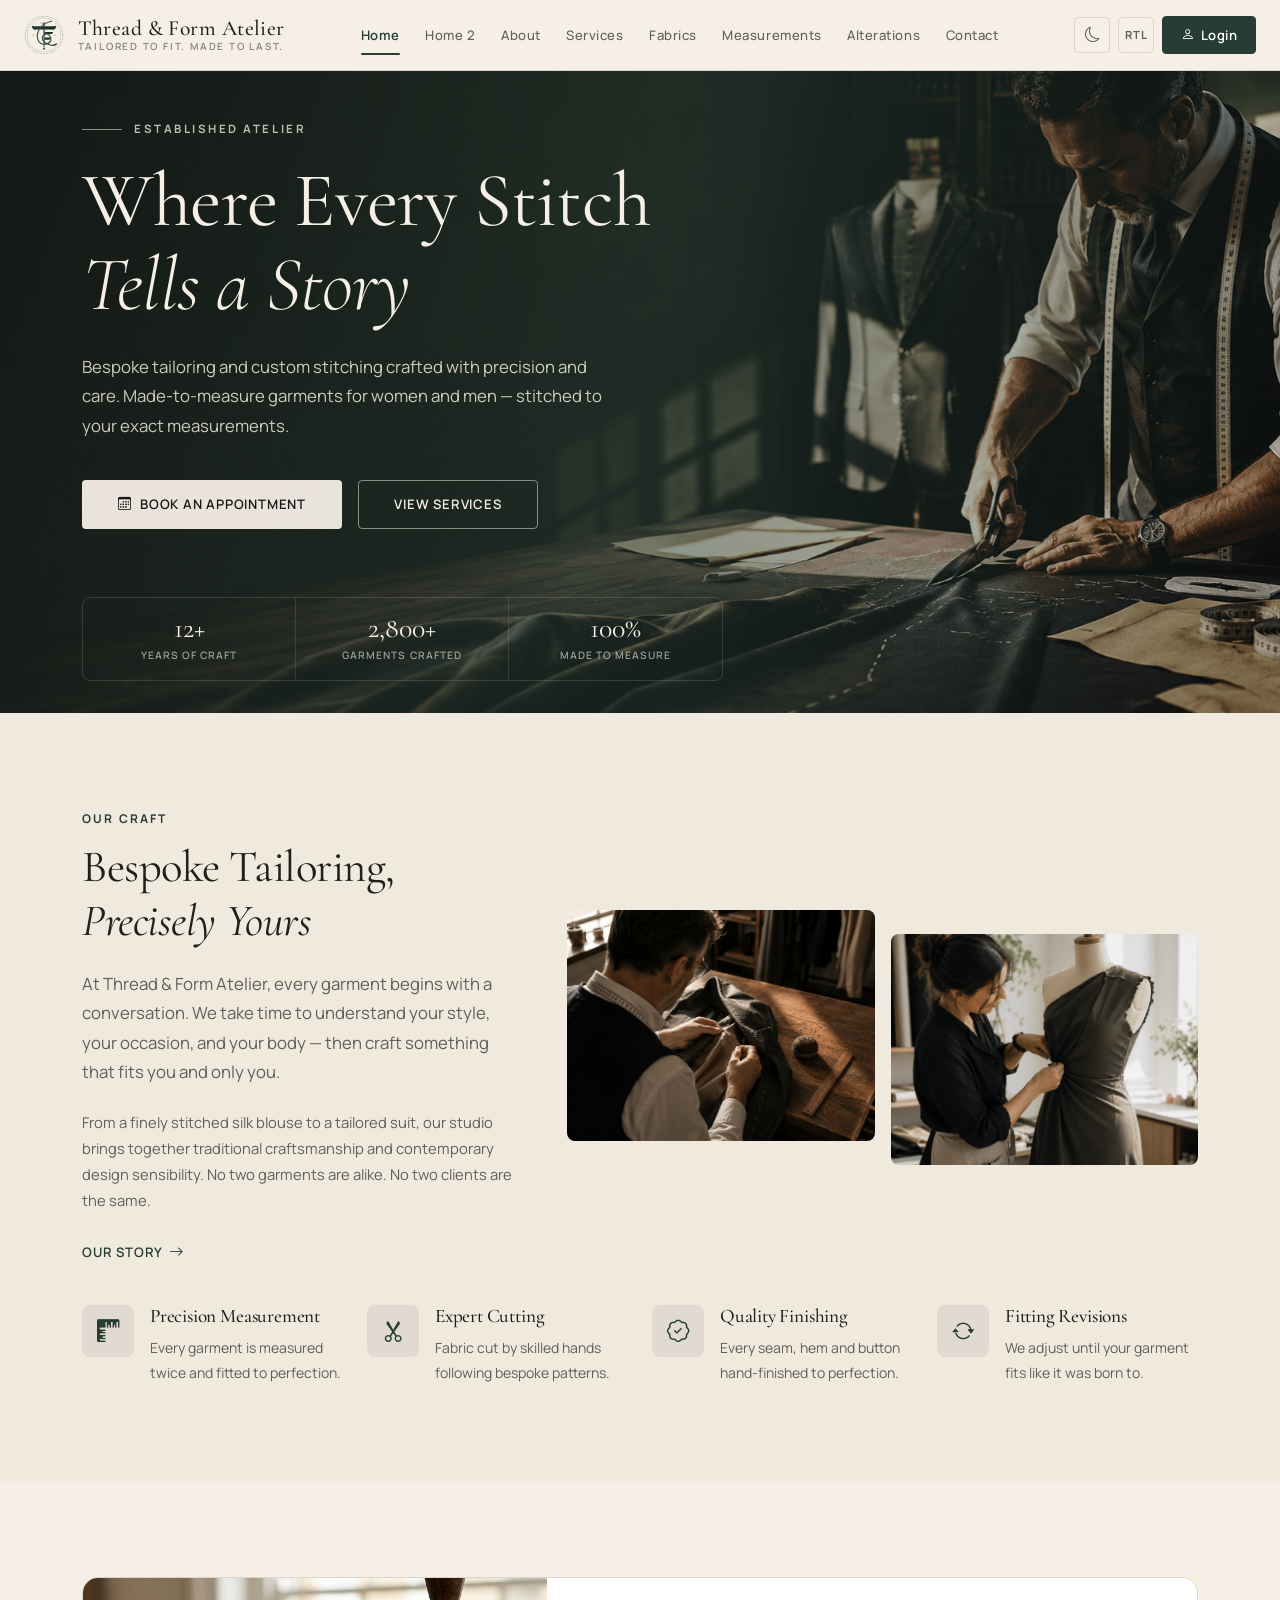
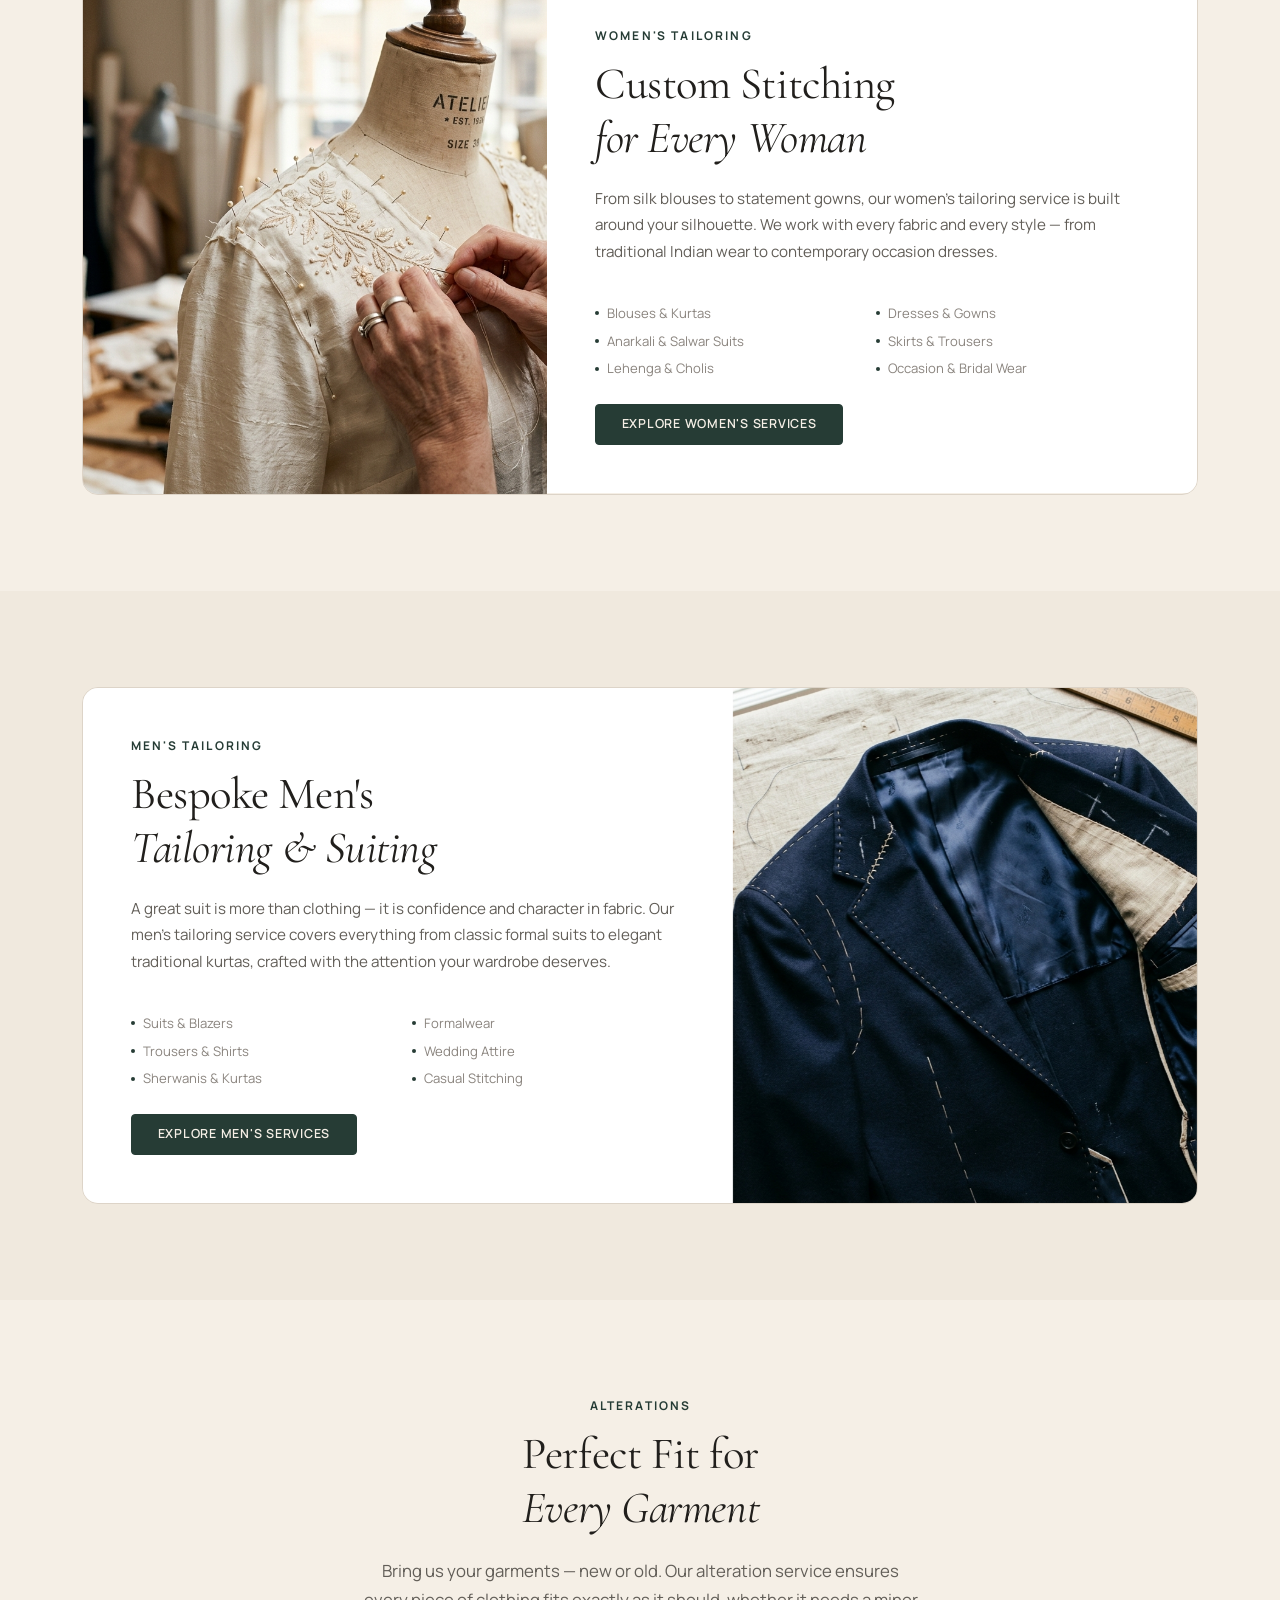
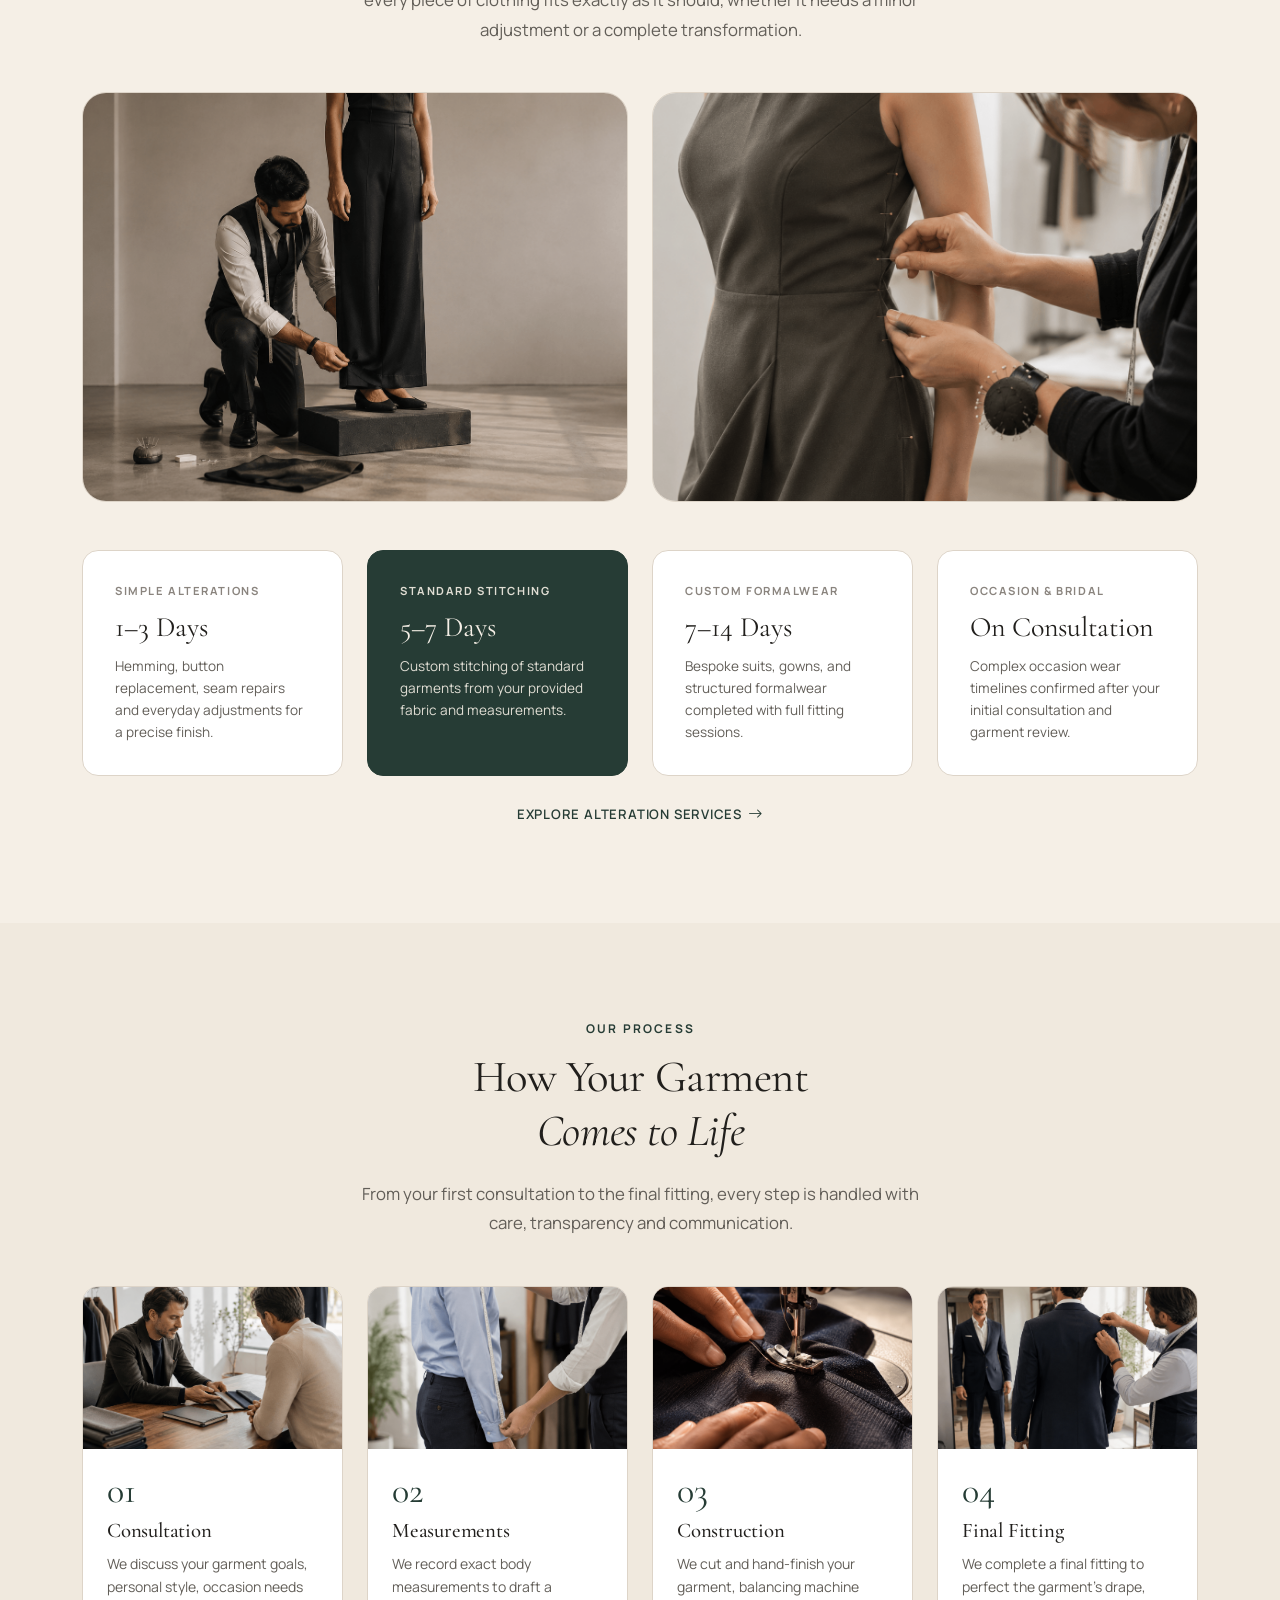
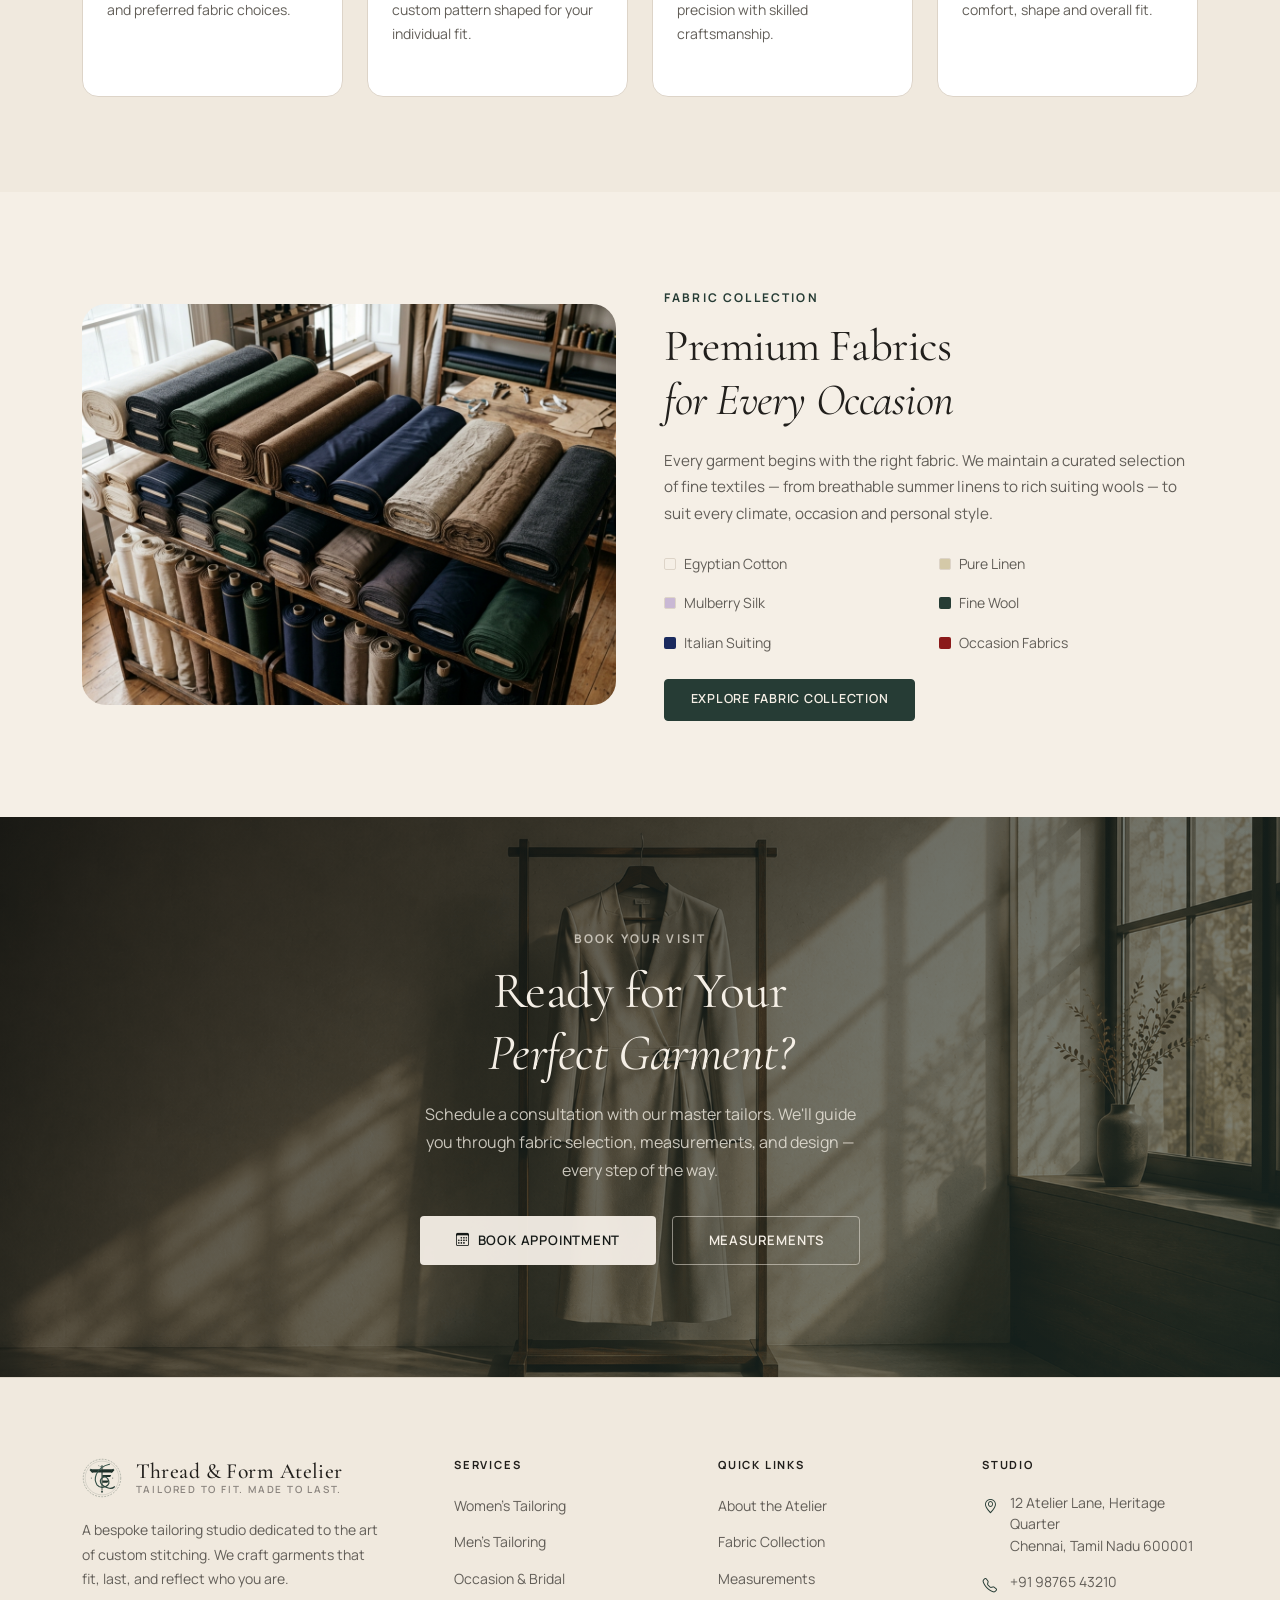
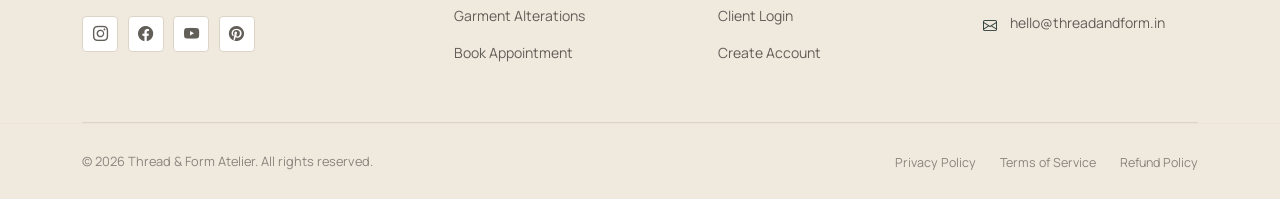
<file: index.html>
<!DOCTYPE html>
<html lang="en" dir="ltr" data-theme="light">
<head>
  <meta charset="UTF-8" />
  <meta name="viewport" content="width=device-width, initial-scale=1.0" />
  <link rel="icon" type="image/svg+xml" href="assets/images/common/logo.svg" />
  <meta name="description" content="Thread &amp; Form Atelier — Bespoke tailoring studio specializing in custom stitching, alterations, and made-to-measure clothing for men and women. Tailored to Fit. Made to Last." />
  <title>Thread &amp; Form Atelier | Bespoke Tailoring Studio</title>

  <!-- Bootstrap 5 -->
  <link rel="stylesheet" href="https://cdn.jsdelivr.net/npm/bootstrap@5.3.3/dist/css/bootstrap.min.css" />
  <!-- Bootstrap Icons -->
  <link rel="stylesheet" href="https://cdn.jsdelivr.net/npm/bootstrap-icons@1.11.3/font/bootstrap-icons.min.css" />
  <!-- Theme & RTL scripts (before CSS to prevent FOUC) -->
  <script src="assets/js/theme.js"></script>
  <script src="assets/js/rtl.js"></script>
  <!-- CSS -->
  <link rel="stylesheet" href="assets/css/main.css" />
  <link rel="stylesheet" href="assets/css/header.css" />
  <link rel="stylesheet" href="assets/css/banner.css" />
  <link rel="stylesheet" href="assets/css/buttons.css" />
  <link rel="stylesheet" href="assets/css/cards.css" />
  <link rel="stylesheet" href="assets/css/forms.css" />
  <link rel="stylesheet" href="assets/css/footer.css" />
  <link rel="stylesheet" href="assets/css/dark-theme.css" />
  <link rel="stylesheet" href="assets/css/rtl.css" />
  <link rel="stylesheet" href="assets/css/desktop.css" />
  <link rel="stylesheet" href="assets/css/tablet.css" />
  <link rel="stylesheet" href="assets/css/mobile.css" />
</head>
<body>

<!-- ============================================================
     HEADER
     ============================================================ -->
<header class="site-header" id="site-header" role="banner">
  <div class="container-fluid px-0">
    <nav class="navbar-inner" aria-label="Main navigation">

      <!-- Brand -->
      <a href="index.html" class="navbar-brand-group" aria-label="Thread and Form Atelier — Home">
        <img src="assets/images/common/logo.svg" alt="Thread and Form Atelier logo" class="brand-logo" width="40" height="40" />
        <span class="brand-text">
          <span class="brand-name">Thread &amp; Form Atelier</span>
          <span class="brand-tagline">Tailored to Fit. Made to Last.</span>
        </span>
      </a>

      <!-- Desktop Navigation -->
      <ul class="navbar-nav-center" role="list">
        <li><a href="index.html" class="nav-item-link active" aria-current="page">Home</a></li>
        <li><a href="home2.html" class="nav-item-link">Home 2</a></li>
        <li><a href="about.html" class="nav-item-link">About</a></li>
        <li><a href="services.html" class="nav-item-link">Services</a></li>
        <li><a href="fabrics.html" class="nav-item-link">Fabrics</a></li>
        <li><a href="measurement-guide.html" class="nav-item-link">Measurements</a></li>
        <li><a href="alterations.html" class="nav-item-link">Alterations</a></li>
        <li><a href="contact.html" class="nav-item-link">Contact</a></li>
      </ul>

      <!-- Right Controls -->
      <div class="navbar-controls">
        <button class="ctrl-btn" data-theme-toggle id="desktop-theme-toggle" title="Toggle Dark Mode" aria-label="Toggle Dark Mode">
          <i class="bi bi-moon theme-icon"></i>
        </button>
        <button class="ctrl-btn" data-dir-toggle id="desktop-dir-toggle" title="Toggle RTL" aria-label="Toggle RTL">
          <span class="ctrl-btn-label dir-label">RTL</span>
        </button>
        <a href="login.html" class="btn-nav-login" id="nav-login-btn">
          <i class="bi bi-person"></i> Login
        </a>
      </div>

      <!-- Mobile Toggler -->
      <button class="navbar-toggler" id="mobile-toggler" aria-label="Open navigation menu" aria-expanded="false" aria-controls="mobile-drawer">
        <span class="toggler-bar"></span>
        <span class="toggler-bar"></span>
        <span class="toggler-bar"></span>
      </button>

    </nav>
  </div>
</header>

<!-- Mobile Drawer -->
<nav class="mobile-nav-drawer" id="mobile-drawer" aria-label="Mobile navigation">
  <ul class="mobile-nav-list" role="list">
    <li><a href="index.html" class="active">Home</a></li>
    <li><a href="home2.html">Home 2</a></li>
    <li><a href="about.html">About</a></li>
    <li><a href="services.html">Services</a></li>
    <li><a href="fabrics.html">Fabrics</a></li>
    <li><a href="measurement-guide.html">Measurements</a></li>
    <li><a href="alterations.html">Alterations</a></li>
    <li><a href="contact.html">Contact</a></li>
  </ul>
  <div class="mobile-nav-controls">
    <button class="ctrl-btn" data-theme-toggle id="mobile-theme-toggle" title="Toggle Dark Mode" aria-label="Toggle Dark Mode">
      <i class="bi bi-moon theme-icon"></i>
    </button>
    <button class="ctrl-btn" data-dir-toggle id="mobile-dir-toggle" title="Toggle RTL" aria-label="Toggle RTL">
      <span class="ctrl-btn-label dir-label">RTL</span>
    </button>
    <a href="login.html" class="btn-nav-login" id="mobile-login-btn">
      <i class="bi bi-person"></i> Login
    </a>
  </div>
</nav>

<!-- ============================================================
     HERO — Tailor at Cutting Table
     ============================================================ -->
<main id="main-content">
<section class="hero" aria-label="Bespoke tailoring hero">
  <img
    src="assets/images/hero/home1.png"
    alt="Master tailor cutting fabric at a professional atelier cutting table"
    class="hero-image-bg"
    fetchpriority="high"
  />
  <div class="hero-overlay" aria-hidden="true"></div>
  <div class="hero-content">
    <div class="container">
      <div class="row">
        <div class="col-lg-8 col-xl-7">
          <p class="hero-label">
            <span>Established Atelier</span>
          </p>
          <h1 class="hero-title">
            Where Every Stitch<br><em>Tells a Story</em>
          </h1>
          <p class="hero-subtitle">
            Bespoke tailoring and custom stitching crafted with precision and care. 
            Made-to-measure garments for women and men — stitched to your exact measurements.
          </p>
          <div class="hero-cta-group">
            <a href="contact.html" class="btn btn-white btn-lg" id="hero-book-btn">
              <i class="bi bi-calendar3"></i> Book an Appointment
            </a>
            <a href="services.html" class="btn btn-outline-white btn-lg" id="hero-services-btn">
              View Services
            </a>
          </div>
        </div>
      </div>
      <!-- Stats -->
      <div class="row mt-5">
        <div class="col-lg-8 col-xl-7">
          <div class="hero-stats">
            <div class="hero-stat-item">
              <div class="hero-stat-num">12+</div>
              <div class="hero-stat-text">Years of Craft</div>
            </div>
            <div class="hero-stat-item">
              <div class="hero-stat-num">2,800+</div>
              <div class="hero-stat-text">Garments Crafted</div>
            </div>
            <div class="hero-stat-item">
              <div class="hero-stat-num">100%</div>
              <div class="hero-stat-text">Made to Measure</div>
            </div>
          </div>
        </div>
      </div>
    </div>
  </div>
</section>

<!-- ============================================================
     SECTION 1 — Bespoke Tailoring Introduction
     ============================================================ -->
<section class="section-alt" aria-labelledby="intro-heading">
  <div class="container">
    <div class="row align-items-center g-5">
      <div class="col-lg-5 fade-in">
        <span class="section-label">Our Craft</span>
        <h2 class="section-title" id="intro-heading">
          Bespoke Tailoring,<br><em>Precisely Yours</em>
        </h2>
        <p class="section-subtitle mb-4">
          At Thread &amp; Form Atelier, every garment begins with a conversation. 
          We take time to understand your style, your occasion, and your body — 
          then craft something that fits you and only you.
        </p>
        <p class="mb-4" style="font-size:0.925rem; color: var(--color-body);">
          From a finely stitched silk blouse to a tailored suit, our studio brings 
          together traditional craftsmanship and contemporary design sensibility. 
          No two garments are alike. No two clients are the same.
        </p>
        <a href="about.html" class="btn-link" id="intro-about-link">
          Our Story <i class="bi bi-arrow-right btn-link-arrow"></i>
        </a>
      </div>
      <div class="col-lg-7 fade-in">
        <div class="row g-3 craft-images-row">
          <div class="col-6 craft-img-col">
            <div class="img-frame ratio-4-3">
              <img src="assets/images/pages/bespoke-1.png" alt="Custom women's blouse being hand-stitched on a dress form" class="img-cover" loading="lazy" />
            </div>
          </div>
          <div class="col-6 pt-4 craft-img-col">
            <div class="img-frame ratio-4-3">
              <img src="assets/images/pages/bespoke-2.png" alt="Close-up of expert hand stitching on charcoal wool fabric" class="img-cover" loading="lazy" />
            </div>
          </div>
        </div>
      </div>
    </div>

    <!-- 4 Value Props -->
    <div class="row g-4 mt-3 craft-value-grid">
      <div class="col-sm-6 col-lg-3 fade-in">
        <div class="d-flex gap-3 align-items-start">
          <div class="service-icon-wrap flex-shrink-0">
            <i class="bi bi-rulers"></i>
          </div>
          <div>
            <h5 style="font-family: var(--font-heading); font-size:1.2rem; color:var(--color-heading);">Precision Measurement</h5>
            <p style="font-size:0.875rem; margin-top:0.35rem;">Every garment is measured twice and fitted to perfection.</p>
          </div>
        </div>
      </div>
      <div class="col-sm-6 col-lg-3 fade-in">
        <div class="d-flex gap-3 align-items-start">
          <div class="service-icon-wrap flex-shrink-0">
            <i class="bi bi-scissors"></i>
          </div>
          <div>
            <h5 style="font-family: var(--font-heading); font-size:1.2rem; color:var(--color-heading);">Expert Cutting</h5>
            <p style="font-size:0.875rem; margin-top:0.35rem;">Fabric cut by skilled hands following bespoke patterns.</p>
          </div>
        </div>
      </div>
      <div class="col-sm-6 col-lg-3 fade-in">
        <div class="d-flex gap-3 align-items-start">
          <div class="service-icon-wrap flex-shrink-0">
            <i class="bi bi-patch-check"></i>
          </div>
          <div>
            <h5 style="font-family: var(--font-heading); font-size:1.2rem; color:var(--color-heading);">Quality Finishing</h5>
            <p style="font-size:0.875rem; margin-top:0.35rem;">Every seam, hem and button hand-finished to perfection.</p>
          </div>
        </div>
      </div>
      <div class="col-sm-6 col-lg-3 fade-in">
        <div class="d-flex gap-3 align-items-start">
          <div class="service-icon-wrap flex-shrink-0">
            <i class="bi bi-arrow-repeat"></i>
          </div>
          <div>
            <h5 style="font-family: var(--font-heading); font-size:1.2rem; color:var(--color-heading);">Fitting Revisions</h5>
            <p style="font-size:0.875rem; margin-top:0.35rem;">We adjust until your garment fits like it was born to.</p>
          </div>
        </div>
      </div>
    </div>
  </div>
</section>

<!-- ============================================================
     SECTION 2 — Women's Stitching
     ============================================================ -->
<section aria-labelledby="womens-heading">
  <div class="container">
    <div class="row align-items-stretch g-0 rounded-4 overflow-hidden" style="border:1px solid var(--color-border);">
      <!-- Image Left -->
      <div class="col-lg-5" style="min-height:460px; position:relative;">
        <img
          src="assets/images/pages/womens-stitching.jpg"
          alt="Elegant women's garment being stitched with embroidery detail"
          style="position:absolute;inset:0;width:100%;height:100%;object-fit:cover;object-position:center;"
          loading="lazy"
        />
      </div>
      <!-- Content Right -->
      <div class="col-lg-7 p-5 bg-card fade-in">
        <span class="section-label">Women's Tailoring</span>
        <h2 class="section-title" id="womens-heading">
          Custom Stitching<br><em>for Every Woman</em>
        </h2>
        <p class="mb-4" style="font-size:0.95rem; color:var(--color-body);">
          From silk blouses to statement gowns, our women's tailoring service is built 
          around your silhouette. We work with every fabric and every style — from 
          traditional Indian wear to contemporary occasion dresses.
        </p>
        <div class="row g-2 mb-4 tailoring-service-grid">
          <div class="col-6">
            <ul class="service-list">
              <li>Blouses &amp; Kurtas</li>
              <li>Anarkali &amp; Salwar Suits</li>
              <li>Lehenga &amp; Cholis</li>
            </ul>
          </div>
          <div class="col-6">
            <ul class="service-list">
              <li>Dresses &amp; Gowns</li>
              <li>Skirts &amp; Trousers</li>
              <li>Occasion &amp; Bridal Wear</li>
            </ul>
          </div>
        </div>
        <a href="services.html" class="btn btn-primary btn-md" id="womens-cta-btn">
          Explore Women's Services
        </a>
      </div>
    </div>
  </div>
</section>

<!-- ============================================================
     SECTION 3 — Men's Tailoring
     ============================================================ -->
<section class="section-alt" aria-labelledby="mens-heading">
  <div class="container">
    <div class="row align-items-stretch g-0 rounded-4 overflow-hidden" style="border:1px solid var(--color-border);">
      <!-- Content Left -->
      <div class="col-lg-7 p-5 bg-card fade-in" style="order:1;">
        <span class="section-label">Men's Tailoring</span>
        <h2 class="section-title" id="mens-heading">
          Bespoke Men's<br><em>Tailoring &amp; Suiting</em>
        </h2>
        <p class="mb-4" style="font-size:0.95rem; color:var(--color-body);">
          A great suit is more than clothing — it is confidence and character in fabric. 
          Our men's tailoring service covers everything from classic formal suits to 
          elegant traditional kurtas, crafted with the attention your wardrobe deserves.
        </p>
        <div class="row g-2 mb-4 tailoring-service-grid">
          <div class="col-6">
            <ul class="service-list">
              <li>Suits &amp; Blazers</li>
              <li>Trousers &amp; Shirts</li>
              <li>Sherwanis &amp; Kurtas</li>
            </ul>
          </div>
          <div class="col-6">
            <ul class="service-list">
              <li>Formalwear</li>
              <li>Wedding Attire</li>
              <li>Casual Stitching</li>
            </ul>
          </div>
        </div>
        <a href="services.html" class="btn btn-primary btn-md" id="mens-cta-btn">
          Explore Men's Services
        </a>
      </div>
      <!-- Image Right -->
      <div class="col-lg-5" style="min-height:460px; position:relative; order:2;">
        <img
          src="assets/images/pages/mens-tailoring.jpg"
          alt="Bespoke men's suit jacket with hand-stitched lapel details on cutting table"
          style="position:absolute;inset:0;width:100%;height:100%;object-fit:cover;object-position:center;"
          loading="lazy"
        />
      </div>
    </div>
  </div>
</section>

<!-- ============================================================
     SECTION 4 — Alterations & Perfect Fit
     ============================================================ -->
<section aria-labelledby="alterations-heading">
  <div class="container">
    <div class="row justify-content-center mb-5">
      <div class="col-lg-7 text-center fade-in">
        <span class="section-label">Alterations</span>
        <h2 class="section-title" id="alterations-heading">
          Perfect Fit for<br><em>Every Garment</em>
        </h2>
        <p class="section-subtitle mx-auto">
          Bring us your garments — new or old. Our alteration service ensures every 
          piece of clothing fits exactly as it should, whether it needs a minor adjustment 
          or a complete transformation.
        </p>
      </div>
    </div>

    <!-- Two-Image Grid -->
    <div class="row g-4 mb-5 fade-in">
      <div class="col-md-6">
        <div class="img-frame ratio-4-3" style="border-radius: var(--radius-xl); overflow: hidden; border: 1px solid var(--color-border);">
          <img src="assets/images/hero/alter-hero.png" alt="Tailor measuring and fitting suit jacket for alteration" class="img-cover" loading="lazy" />
        </div>
      </div>
      <div class="col-md-6">
        <div class="img-frame ratio-4-3" style="border-radius: var(--radius-xl); overflow: hidden; border: 1px solid var(--color-border);">
          <img src="assets/images/pages/alteration-1.png" alt="Hand-stitching lapel alteration details in atelier" class="img-cover" loading="lazy" />
        </div>
      </div>
    </div>

    <!-- 4 Grids Aligned Below -->
    <div class="row g-4">
      <div class="col-md-6 col-lg-3 fade-in">
        <div class="turnaround-card">
          <span class="turnaround-service">Simple Alterations</span>
          <div class="turnaround-time">1–3 Days</div>
          <p class="turnaround-desc">Hemming, button replacement, seam repairs and everyday adjustments for a precise finish.</p>
        </div>
      </div>
      <div class="col-md-6 col-lg-3 fade-in">
        <div class="turnaround-card featured">
          <span class="turnaround-service">Standard Stitching</span>
          <div class="turnaround-time">5–7 Days</div>
          <p class="turnaround-desc">Custom stitching of standard garments from your provided fabric and measurements.</p>
        </div>
      </div>
      <div class="col-md-6 col-lg-3 fade-in">
        <div class="turnaround-card">
          <span class="turnaround-service">Custom Formalwear</span>
          <div class="turnaround-time">7–14 Days</div>
          <p class="turnaround-desc">Bespoke suits, gowns, and structured formalwear completed with full fitting sessions.</p>
        </div>
      </div>
      <div class="col-md-6 col-lg-3 fade-in">
        <div class="turnaround-card">
          <span class="turnaround-service">Occasion &amp; Bridal</span>
          <div class="turnaround-time">On Consultation</div>
          <p class="turnaround-desc">Complex occasion wear timelines confirmed after your initial consultation and garment review.</p>
        </div>
      </div>
    </div>
    <div class="text-center mt-4">
      <a href="alterations.html" class="btn-link" id="alterations-explore-link">
        Explore Alteration Services <i class="bi bi-arrow-right btn-link-arrow"></i>
      </a>
    </div>
  </div>
</section>

<!-- ============================================================
     SECTION 5 — Tailoring Process
     ============================================================ -->
<section class="section-alt" aria-labelledby="process-heading">
  <div class="container">
    <div class="row justify-content-center mb-5">
      <div class="col-lg-7 text-center fade-in">
        <span class="section-label">Our Process</span>
        <h2 class="section-title" id="process-heading">
          How Your Garment<br><em>Comes to Life</em>
        </h2>
        <p class="section-subtitle mx-auto">
          From your first consultation to the final fitting, every step is handled with 
          care, transparency and communication.
        </p>
      </div>
    </div>
    <div class="row g-4">
      <!-- Step 1 -->
      <div class="col-sm-6 col-lg-3 fade-in">
        <div class="process-step">
          <div class="process-step-img-wrap">
            <img src="assets/images/pages/our-process-step-1.png" alt="Personal tailoring consultation in studio" class="process-step-img" loading="lazy" />
          </div>
          <div class="process-step-body">
            <div class="process-step-num">01</div>
            <div class="process-step-content">
              <h3 class="process-step-title">Consultation</h3>
              <p class="process-step-desc">We discuss your garment goals, personal style, occasion needs and preferred fabric choices.</p>
            </div>
          </div>
        </div>
      </div>
      <!-- Step 2 -->
      <div class="col-sm-6 col-lg-3 fade-in">
        <div class="process-step">
          <div class="process-step-img-wrap">
            <img src="assets/images/pages/our-process-step-2.png" alt="Taking precise body measurements on dress form" class="process-step-img" loading="lazy" />
          </div>
          <div class="process-step-body">
            <div class="process-step-num">02</div>
            <div class="process-step-content">
              <h3 class="process-step-title">Measurements</h3>
              <p class="process-step-desc">We record exact body measurements to draft a custom pattern shaped for your individual fit.</p>
            </div>
          </div>
        </div>
      </div>
      <!-- Step 3 -->
      <div class="col-sm-6 col-lg-3 fade-in">
        <div class="process-step">
          <div class="process-step-img-wrap">
            <img src="assets/images/pages/our-process-step-3.png" alt="Expert tailor hand-stitching garment seams" class="process-step-img" loading="lazy" />
          </div>
          <div class="process-step-body">
            <div class="process-step-num">03</div>
            <div class="process-step-content">
              <h3 class="process-step-title">Construction</h3>
              <p class="process-step-desc">We cut and hand-finish your garment, balancing machine precision with skilled craftsmanship.</p>
            </div>
          </div>
        </div>
      </div>
      <!-- Step 4 -->
      <div class="col-sm-6 col-lg-3 fade-in">
        <div class="process-step">
          <div class="process-step-img-wrap">
            <img src="assets/images/pages/our-process-step-4.png" alt="Tailor fitting custom garment during final session" class="process-step-img" loading="lazy" />
          </div>
          <div class="process-step-body">
            <div class="process-step-num">04</div>
            <div class="process-step-content">
              <h3 class="process-step-title">Final Fitting</h3>
              <p class="process-step-desc">We complete a final fitting to perfect the garment’s drape, comfort, shape and overall fit.</p>
            </div>
          </div>
        </div>
      </div>
    </div>
  </div>
</section>

<!-- ============================================================
     SECTION 6 — Fabric & Finish Showcase
     ============================================================ -->
<section aria-labelledby="fabrics-heading">
  <div class="container">
    <div class="row align-items-center g-5">
      <div class="col-lg-6 fade-in">
        <div class="img-frame" style="border-radius: var(--radius-xl); overflow:hidden;">
          <img
            src="assets/images/sections/fabric-selection.jpg"
            alt="Premium fabric rolls arranged in a tailoring studio showing wool, silk, linen and cotton"
            style="width:100%; aspect-ratio:4/3; object-fit:cover;"
            loading="lazy"
          />
        </div>
      </div>
      <div class="col-lg-6 fade-in">
        <span class="section-label">Fabric Collection</span>
        <h2 class="section-title" id="fabrics-heading">
          Premium Fabrics<br><em>for Every Occasion</em>
        </h2>
        <p class="mb-4" style="font-size:0.95rem; color:var(--color-body);">
          Every garment begins with the right fabric. We maintain a curated selection 
          of fine textiles — from breathable summer linens to rich suiting wools — 
          to suit every climate, occasion and personal style.
        </p>
        <div class="row g-3 mb-4">
          <div class="col-6">
            <div class="d-flex align-items-center gap-2">
              <div style="width:12px;height:12px;border-radius:2px;background:#F5EFE6;border:1px solid #DDD4C8;flex-shrink:0;"></div>
              <span style="font-size:0.875rem;color:var(--color-body);">Egyptian Cotton</span>
            </div>
          </div>
          <div class="col-6">
            <div class="d-flex align-items-center gap-2">
              <div style="width:12px;height:12px;border-radius:2px;background:#d4c9a8;border:1px solid #DDD4C8;flex-shrink:0;"></div>
              <span style="font-size:0.875rem;color:var(--color-body);">Pure Linen</span>
            </div>
          </div>
          <div class="col-6">
            <div class="d-flex align-items-center gap-2">
              <div style="width:12px;height:12px;border-radius:2px;background:#c9b8d4;border:1px solid #DDD4C8;flex-shrink:0;"></div>
              <span style="font-size:0.875rem;color:var(--color-body);">Mulberry Silk</span>
            </div>
          </div>
          <div class="col-6">
            <div class="d-flex align-items-center gap-2">
              <div style="width:12px;height:12px;border-radius:2px;background:#263C35;flex-shrink:0;"></div>
              <span style="font-size:0.875rem;color:var(--color-body);">Fine Wool</span>
            </div>
          </div>
          <div class="col-6">
            <div class="d-flex align-items-center gap-2">
              <div style="width:12px;height:12px;border-radius:2px;background:#1a2a5e;flex-shrink:0;"></div>
              <span style="font-size:0.875rem;color:var(--color-body);">Italian Suiting</span>
            </div>
          </div>
          <div class="col-6">
            <div class="d-flex align-items-center gap-2">
              <div style="width:12px;height:12px;border-radius:2px;background:#8b1a1a;flex-shrink:0;"></div>
              <span style="font-size:0.875rem;color:var(--color-body);">Occasion Fabrics</span>
            </div>
          </div>
        </div>
        <a href="fabrics.html" class="btn btn-primary btn-md" id="fabrics-explore-btn">
          Explore Fabric Collection
        </a>
      </div>
    </div>
  </div>
</section>

<!-- ============================================================
     SECTION 7 — Appointment CTA
     ============================================================ -->
<section
  class="cta-section position-relative overflow-hidden"
  aria-labelledby="cta-heading"
  style="padding: 7rem 0;"
>
  <img
    src="assets/images/cta/home1-cta.png"
    alt="Tailor's measuring tape and tools in the atelier studio"
    style="position:absolute;inset:0;width:100%;height:100%;object-fit:cover;object-position:center;"
    loading="lazy"
    aria-hidden="true"
  />
  <div class="overlay-dark" aria-hidden="true"></div>
  <div class="container position-relative" style="z-index:2;">
    <div class="row justify-content-center">
      <div class="col-lg-7 text-center">
        <span class="section-label" style="color:rgba(245,239,230,0.7);">Book Your Visit</span>
        <h2 class="cta-title" id="cta-heading" style="color:#F5EFE6; font-family:var(--font-heading); font-size:clamp(2rem,4vw,3.25rem); margin-bottom:1rem;">
          Ready for Your<br><em>Perfect Garment?</em>
        </h2>
        <p style="color:rgba(245,239,230,0.78); font-size:1rem; max-width:460px; margin:0 auto 2rem; line-height:1.75;">
          Schedule a consultation with our master tailors. We'll guide you through 
          fabric selection, measurements, and design — every step of the way.
        </p>
        <div class="cta-buttons d-flex justify-content-center gap-3 flex-wrap">
          <a href="contact.html" class="btn btn-white btn-lg" id="cta-book-btn">
            <i class="bi bi-calendar3"></i> Book Appointment
          </a>
          <a href="measurement-guide.html" class="btn btn-outline-white btn-lg" id="cta-measure-btn">
            Measurements
          </a>
        </div>
      </div>
    </div>
  </div>
</section>

</main>

<!-- ============================================================
     FOOTER
     ============================================================ -->
<footer class="site-footer" role="contentinfo">
  <div class="container">
    <div class="footer-top">

      <!-- Brand Column -->
      <div class="footer-brand">
        <a href="index.html" class="navbar-brand-group footer-brand-group" aria-label="Thread and Form Atelier — Home">
          <img src="assets/images/common/logo.svg" alt="Thread and Form Atelier logo" class="brand-logo" width="40" height="40" />
          <span class="brand-text">
            <span class="brand-name">Thread &amp; Form Atelier</span>
            <span class="brand-tagline">TAILORED TO FIT. MADE TO LAST.</span>
          </span>
        </a>
        <p class="footer-about">
          A bespoke tailoring studio dedicated to the art of custom stitching. 
          We craft garments that fit, last, and reflect who you are.
        </p>
        <div class="footer-social" aria-label="Social media links">
          <a href="#" class="footer-social-link" aria-label="Follow us on Instagram"><i class="bi bi-instagram" aria-hidden="true"></i></a>
          <a href="#" class="footer-social-link" aria-label="Follow us on Facebook"><i class="bi bi-facebook" aria-hidden="true"></i></a>
          <a href="#" class="footer-social-link" aria-label="Watch us on YouTube"><i class="bi bi-youtube" aria-hidden="true"></i></a>
          <a href="#" class="footer-social-link" aria-label="Connect on Pinterest"><i class="bi bi-pinterest" aria-hidden="true"></i></a>
        </div>
      </div>

      <!-- Services Column -->
      <div>
        <h2 class="footer-col-title">Services</h2>
        <ul class="footer-nav-list" role="list">
          <li><a href="services.html">Women's Tailoring</a></li>
          <li><a href="services.html">Men's Tailoring</a></li>
          <li><a href="services.html">Occasion &amp; Bridal</a></li>
          <li><a href="alterations.html">Garment Alterations</a></li>
          <li><a href="contact.html">Book Appointment</a></li>
        </ul>
      </div>

      <!-- Quick Links Column -->
      <div>
        <h2 class="footer-col-title">Quick Links</h2>
        <ul class="footer-nav-list" role="list">
          <li><a href="about.html">About the Atelier</a></li>
          <li><a href="fabrics.html">Fabric Collection</a></li>
          <li><a href="measurement-guide.html">Measurements</a></li>
          <li><a href="login.html">Client Login</a></li>
          <li><a href="signup.html">Create Account</a></li>
        </ul>
      </div>

      <!-- Studio Info Column -->
      <div>
        <h2 class="footer-col-title">Studio</h2>
        <div class="footer-studio-item">
          <i class="bi bi-geo-alt footer-studio-icon" aria-hidden="true"></i>
          <p class="footer-studio-text">12 Atelier Lane, Heritage Quarter<br>Chennai, Tamil Nadu 600001</p>
        </div>
        <div class="footer-studio-item">
          <i class="bi bi-telephone footer-studio-icon" aria-hidden="true"></i>
          <p class="footer-studio-text">+91 98765 43210</p>
        </div>
        <div class="footer-studio-item">
          <i class="bi bi-envelope footer-studio-icon" aria-hidden="true"></i>
          <p class="footer-studio-text">hello@threadandform.in</p>
        </div>
      </div>

    </div><!-- /.footer-top -->
  </div>

  <hr class="footer-divider" />

  <div class="container">
    <div class="footer-bottom">
      <p class="footer-copyright">
        &copy; 2026 Thread &amp; Form Atelier. All rights reserved.
      </p>
      <ul class="footer-bottom-links" role="list">
        <li><a href="#">Privacy Policy</a></li>
        <li><a href="#">Terms of Service</a></li>
        <li><a href="#">Refund Policy</a></li>
      </ul>
    </div>
  </div>
</footer>

<!-- Bootstrap JS -->
<script src="https://cdn.jsdelivr.net/npm/bootstrap@5.3.3/dist/js/bootstrap.bundle.min.js"></script>
<!-- Site JS -->
<script src="assets/js/main.js"></script>

</body>
</html>
</file>
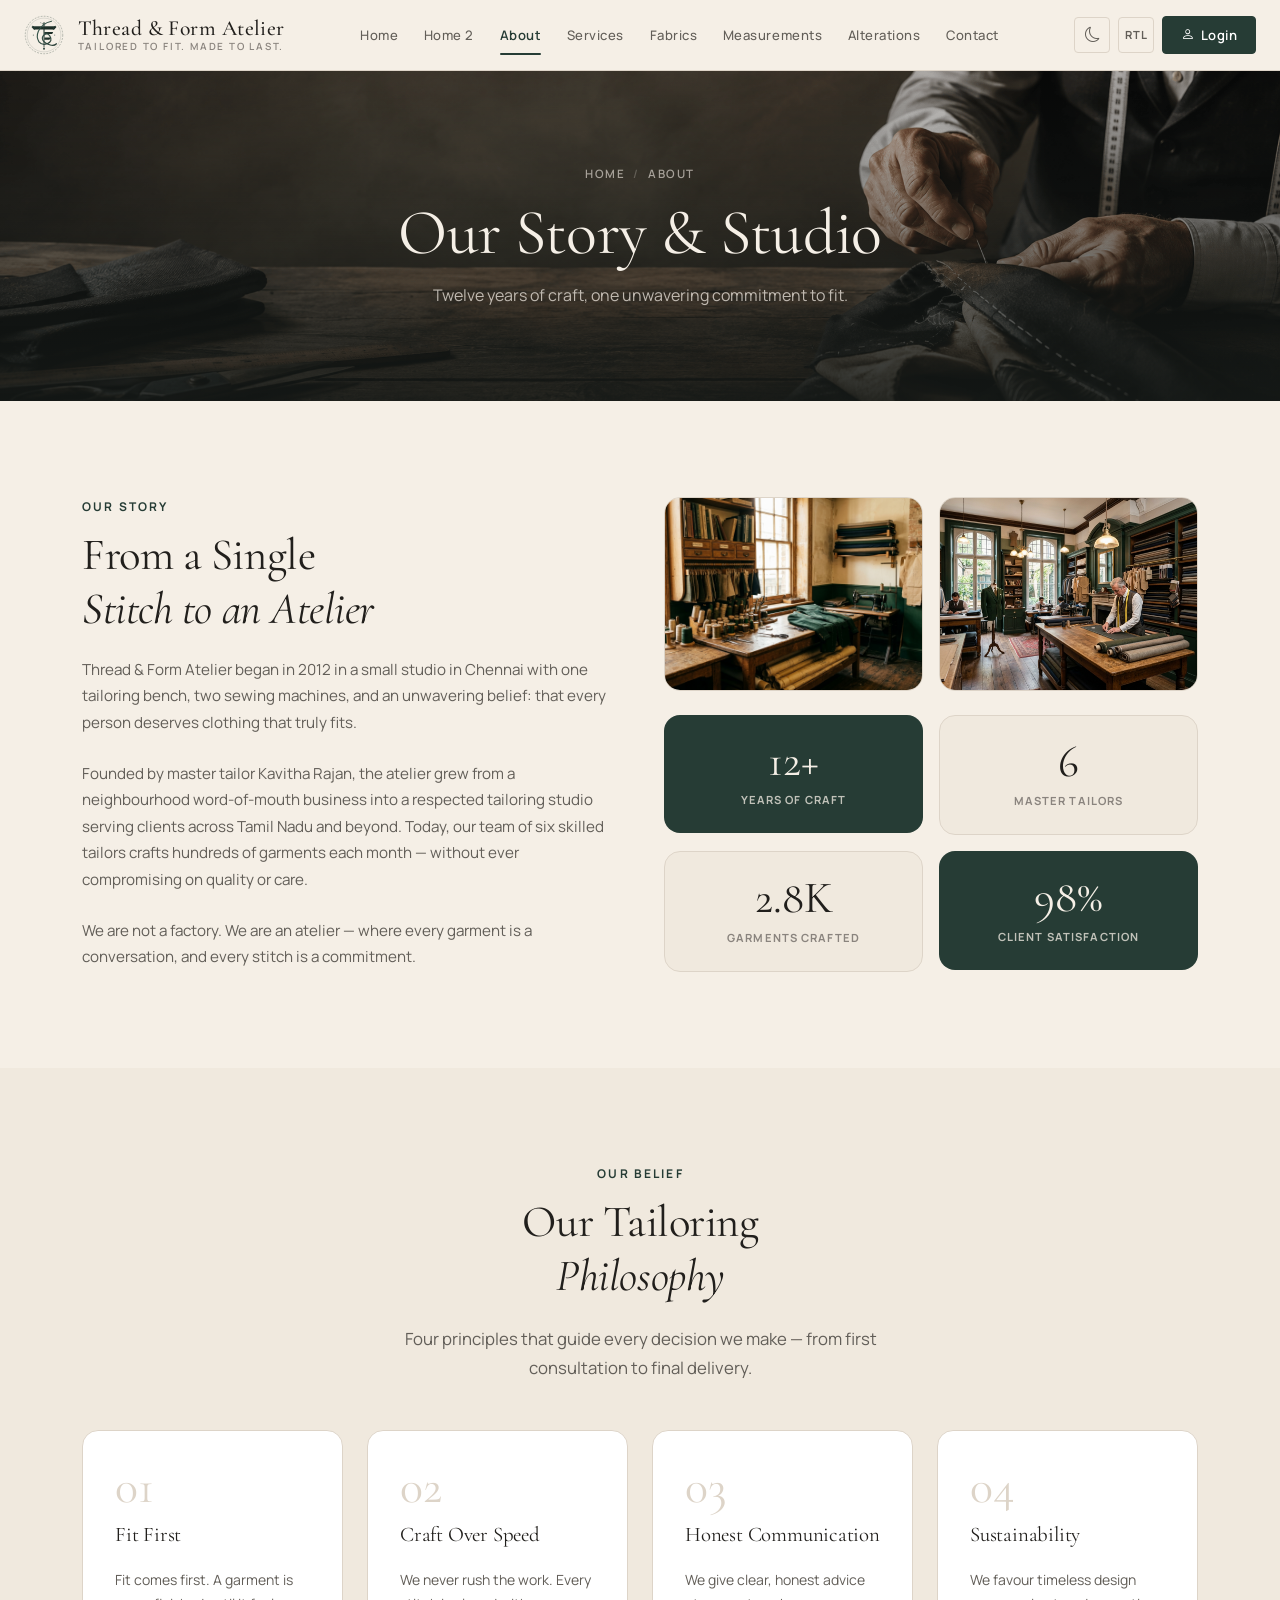
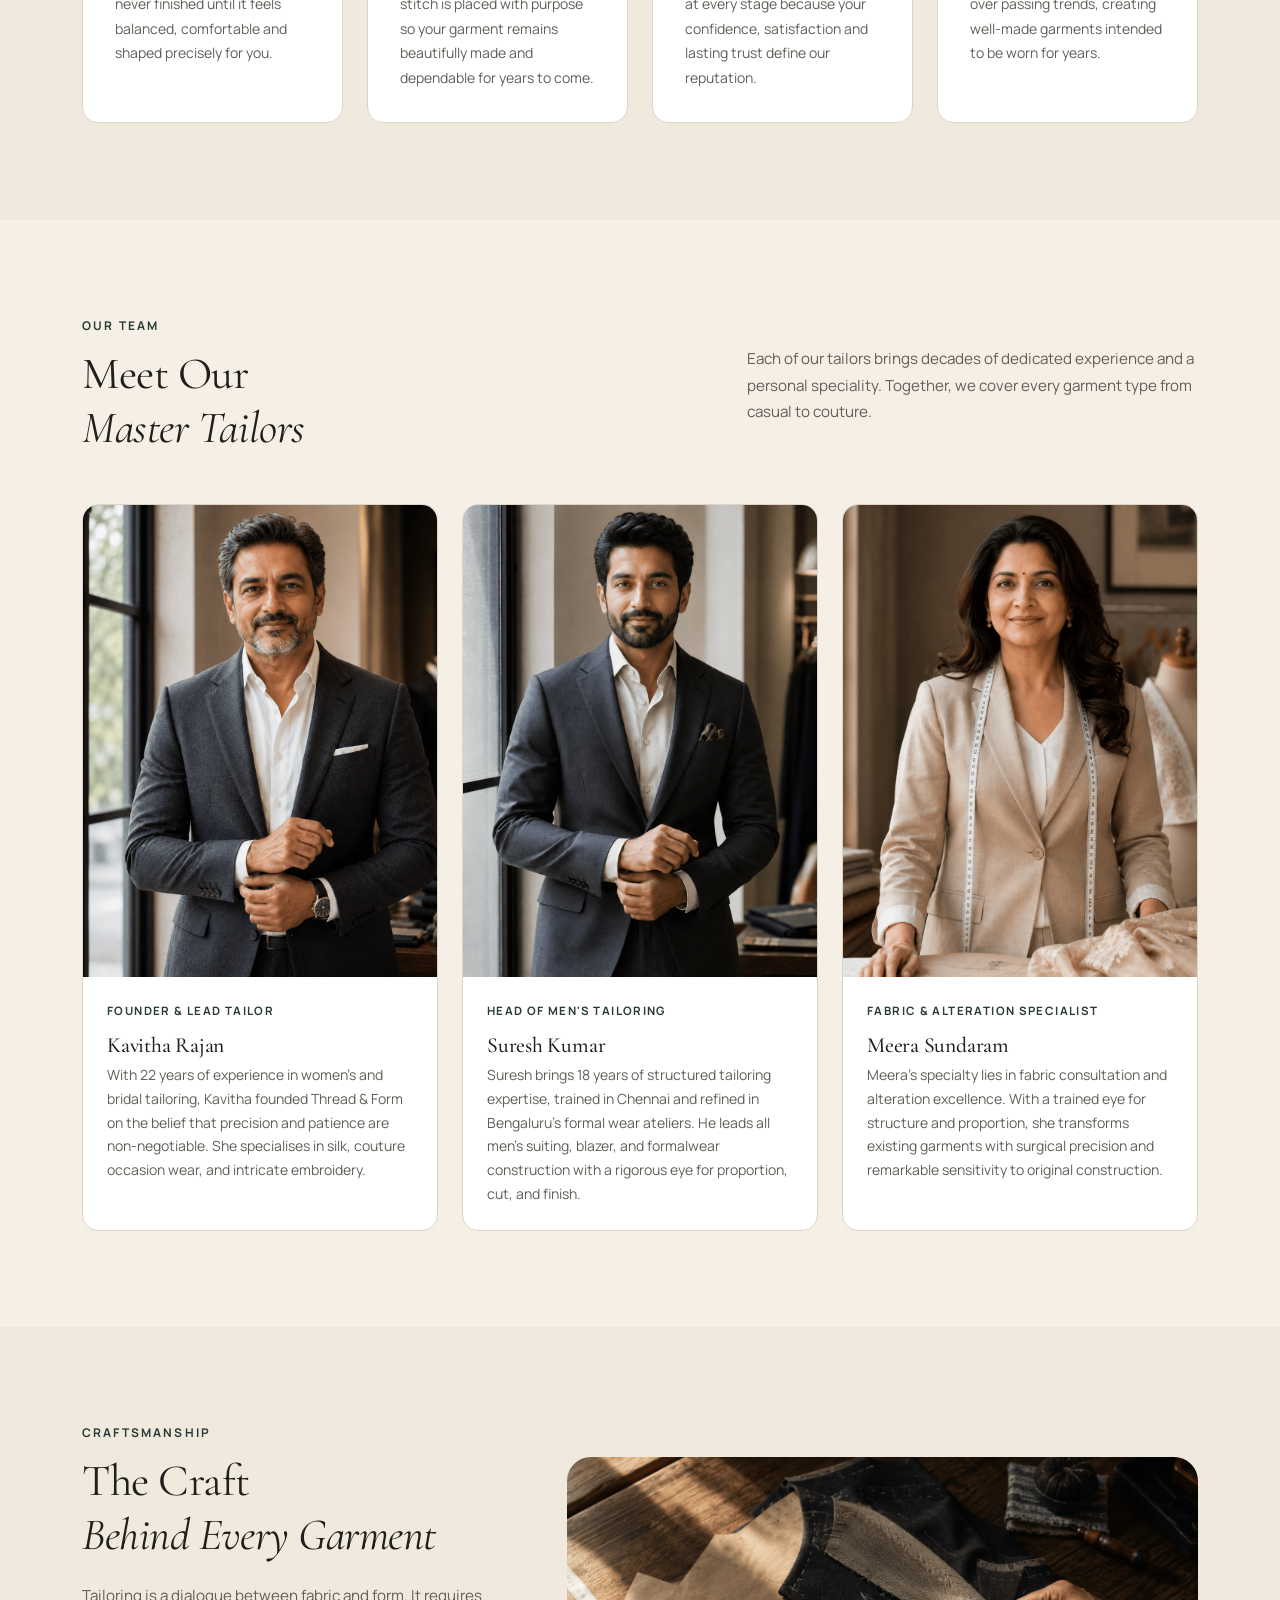
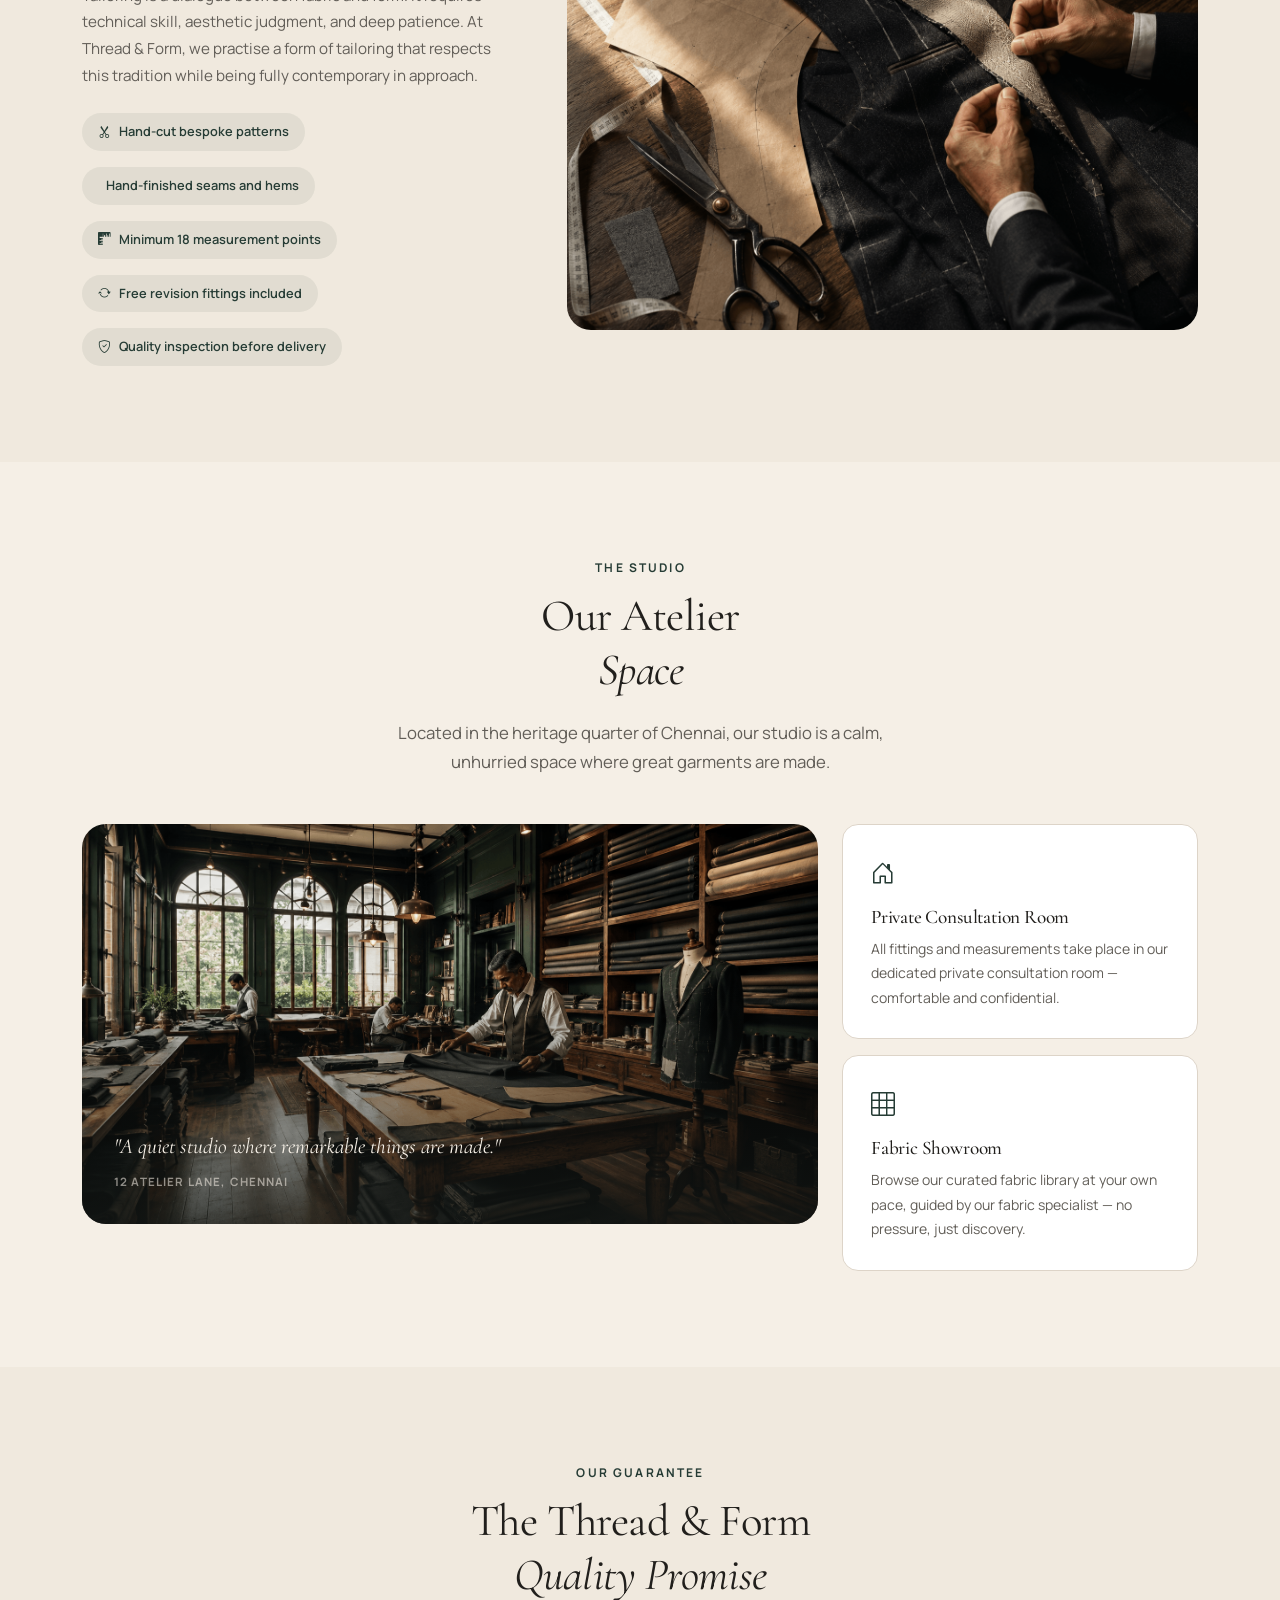
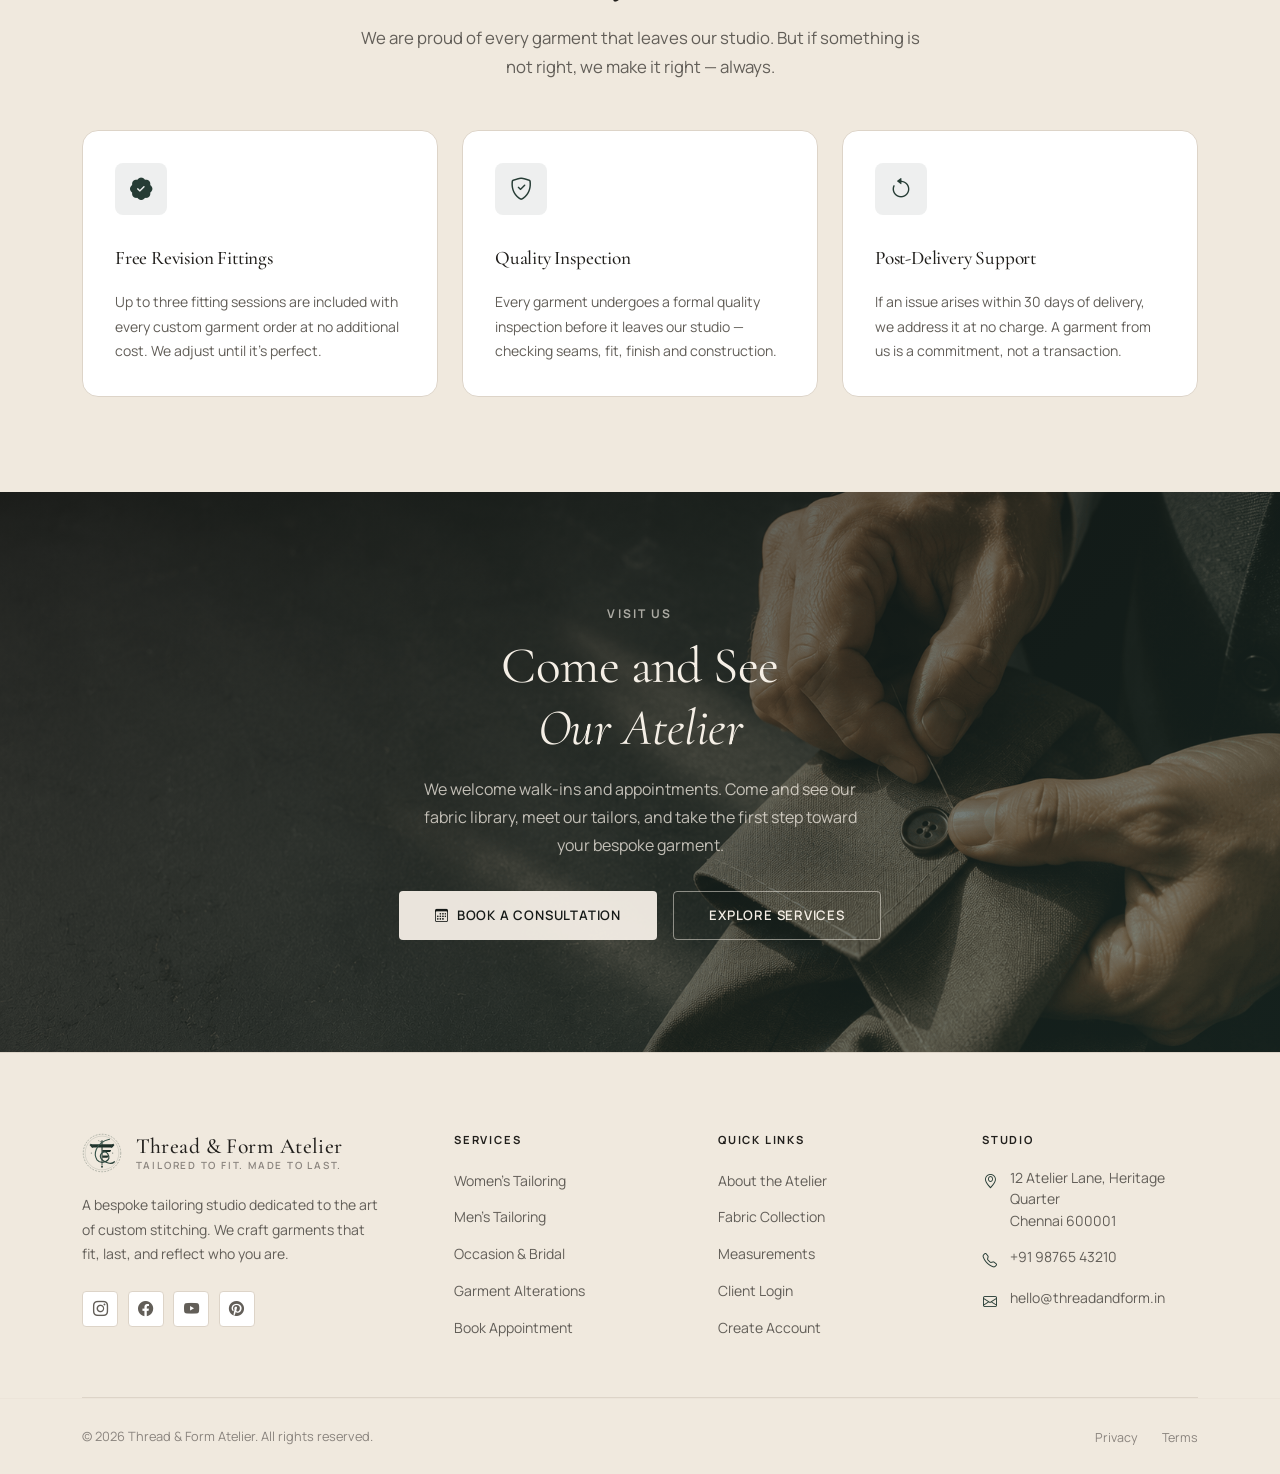
<file: about.html>
<!DOCTYPE html>
<html lang="en" dir="ltr" data-theme="light">
<head>
  <meta charset="UTF-8" />
  <meta name="viewport" content="width=device-width, initial-scale=1.0" />
  <link rel="icon" type="image/svg+xml" href="assets/images/common/logo.svg" />
  <meta name="description" content="About Thread &amp; Form Atelier — Our story, tailoring philosophy, master tailors, and our commitment to craftsmanship and quality in every garment." />
  <title>About Us | Thread &amp; Form Atelier</title>
  <link rel="stylesheet" href="https://cdn.jsdelivr.net/npm/bootstrap@5.3.3/dist/css/bootstrap.min.css" />
  <link rel="stylesheet" href="https://cdn.jsdelivr.net/npm/bootstrap-icons@1.11.3/font/bootstrap-icons.min.css" />
  <script src="assets/js/theme.js"></script>
  <script src="assets/js/rtl.js"></script>
  <link rel="stylesheet" href="assets/css/main.css" />
  <link rel="stylesheet" href="assets/css/header.css" />
  <link rel="stylesheet" href="assets/css/banner.css" />
  <link rel="stylesheet" href="assets/css/buttons.css" />
  <link rel="stylesheet" href="assets/css/cards.css" />
  <link rel="stylesheet" href="assets/css/forms.css" />
  <link rel="stylesheet" href="assets/css/footer.css" />
  <link rel="stylesheet" href="assets/css/dark-theme.css" />
  <link rel="stylesheet" href="assets/css/rtl.css" />
  <link rel="stylesheet" href="assets/css/desktop.css" />
  <link rel="stylesheet" href="assets/css/tablet.css" />
  <link rel="stylesheet" href="assets/css/mobile.css" />
  <style>
    .philosophy-item {
      padding: 2rem;
      border: 1px solid var(--color-border);
      border-radius: var(--radius-lg);
      background: var(--bg-card);
      display: flex;
      flex-direction: column;
      gap: 0.75rem;
      height: 100%;
      transition: box-shadow var(--transition-normal), transform var(--transition-normal);
    }
    .philosophy-item:hover { box-shadow: var(--shadow-md); transform: translateY(-3px); }
    .philosophy-num {
      font-family: var(--font-heading);
      font-size: 3rem;
      color: var(--color-border);
      line-height: 1;
    }
    .quality-badge {
      display: inline-flex;
      align-self: flex-start;
      align-items: center;
      gap: 0.5rem;
      background: rgba(38,60,53,0.07);
      border-radius: 50px;
      padding: 0.5rem 1rem;
      font-size: 0.8rem;
      font-weight: 600;
      color: var(--color-primary);
    }
    [data-theme="dark"] .quality-badge {
      background: rgba(170,187,175,0.1);
      color: #AABBAF;
    }
    .atelier-feature {
      position: relative;
      border-radius: var(--radius-xl);
      overflow: hidden;
    }
    .atelier-feature-overlay {
      position: absolute;
      inset: 0;
      background: linear-gradient(to top, rgba(21,25,23,0.75) 0%, transparent 60%);
    }
    .atelier-feature-caption {
      position: absolute;
      bottom: 2rem;
      left: 2rem;
      right: 2rem;
    }
  </style>
</head>
<body class="about-page">

<!-- HEADER -->
<header class="site-header" id="site-header" role="banner">
  <div class="container-fluid px-0">
    <nav class="navbar-inner" aria-label="Main navigation">
      <a href="index.html" class="navbar-brand-group" aria-label="Thread and Form Atelier — Home">
        <img src="assets/images/common/logo.svg" alt="Thread and Form Atelier logo" class="brand-logo" width="40" height="40" />
        <span class="brand-text"><span class="brand-name">Thread &amp; Form Atelier</span><span class="brand-tagline">Tailored to Fit. Made to Last.</span></span>
      </a>
      <ul class="navbar-nav-center" role="list">
        <li><a href="index.html" class="nav-item-link">Home</a></li>
        <li><a href="home2.html" class="nav-item-link">Home 2</a></li>
        <li><a href="about.html" class="nav-item-link active" aria-current="page">About</a></li>
        <li><a href="services.html" class="nav-item-link">Services</a></li>
        <li><a href="fabrics.html" class="nav-item-link">Fabrics</a></li>
        <li><a href="measurement-guide.html" class="nav-item-link">Measurements</a></li>
        <li><a href="alterations.html" class="nav-item-link">Alterations</a></li>
        <li><a href="contact.html" class="nav-item-link">Contact</a></li>
      </ul>
      <div class="navbar-controls">
        <button class="ctrl-btn" data-theme-toggle aria-label="Toggle Dark Mode"><i class="bi bi-moon theme-icon"></i></button>
        <button class="ctrl-btn" data-dir-toggle aria-label="Toggle RTL"><span class="ctrl-btn-label dir-label">RTL</span></button>
        <a href="login.html" class="btn-nav-login"><i class="bi bi-person"></i> Login</a>
      </div>
      <button class="navbar-toggler" id="mobile-toggler" aria-label="Open navigation" aria-expanded="false" aria-controls="mobile-drawer">
        <span class="toggler-bar"></span><span class="toggler-bar"></span><span class="toggler-bar"></span>
      </button>
    </nav>
  </div>
</header>
<nav class="mobile-nav-drawer" id="mobile-drawer" aria-label="Mobile navigation">
  <ul class="mobile-nav-list">
    <li><a href="index.html">Home</a></li><li><a href="home2.html">Home 2</a></li>
    <li><a href="about.html" class="active">About</a></li><li><a href="services.html">Services</a></li>
    <li><a href="fabrics.html">Fabrics</a></li><li><a href="measurement-guide.html">Measurements</a></li>
    <li><a href="alterations.html">Alterations</a></li><li><a href="contact.html">Contact</a></li>
  </ul>
  <div class="mobile-nav-controls">
    <button class="ctrl-btn" data-theme-toggle aria-label="Toggle Dark Mode"><i class="bi bi-moon theme-icon"></i></button>
    <button class="ctrl-btn" data-dir-toggle aria-label="Toggle RTL"><span class="ctrl-btn-label dir-label">RTL</span></button>
    <a href="login.html" class="btn-nav-login"><i class="bi bi-person"></i> Login</a>
  </div>
</nav>

<main id="main-content">

<!-- BANNER -->
<div class="page-banner">
  <img src="assets/images/hero/about.png" alt="Heritage tailoring atelier studio interior" class="page-banner-image" loading="eager" />
  <div class="page-banner-overlay" aria-hidden="true"></div>
  <div class="page-banner-content">
    <div class="container">
      <p class="page-banner-breadcrumb"><a href="index.html">Home</a><span class="sep">/</span> About</p>
      <h1 class="page-banner-title">Our Story &amp; Studio</h1>
      <p class="page-banner-subtitle">Twelve years of craft, one unwavering commitment to fit.</p>
    </div>
  </div>
</div>

<!-- SECTION 1 — Our Story -->
<section aria-labelledby="story-heading">
  <div class="container">
    <div class="row align-items-center g-5">
      <div class="col-lg-6 fade-in about-story-copy">
        <span class="section-label">Our Story</span>
        <h2 class="section-title" id="story-heading">From a Single<br><em>Stitch to an Atelier</em></h2>
        <p class="mb-4" style="font-size:0.95rem;color:var(--color-body);">
          Thread &amp; Form Atelier began in 2012 in a small studio in Chennai with one 
          tailoring bench, two sewing machines, and an unwavering belief: that every person 
          deserves clothing that truly fits.
        </p>
        <p class="mb-4" style="font-size:0.95rem;color:var(--color-body);">
          Founded by master tailor Kavitha Rajan, the atelier grew from a neighbourhood 
          word-of-mouth business into a respected tailoring studio serving clients across 
          Tamil Nadu and beyond. Today, our team of six skilled tailors crafts hundreds 
          of garments each month — without ever compromising on quality or care.
        </p>
        <p style="font-size:0.95rem;color:var(--color-body);">
          We are not a factory. We are an atelier — where every garment is a conversation, 
          and every stitch is a commitment.
        </p>
      </div>
      <div class="col-lg-6 fade-in">
        <!-- Image Grid Above Stat Cards -->
        <div class="row g-3 mb-4">
          <div class="col-6">
            <div class="img-frame ratio-4-3" style="border-radius: var(--radius-lg); overflow: hidden; border: 1px solid var(--color-border);">
              <img src="assets/images/pages/about-story.jpg" alt="Master tailor Kavitha Rajan cutting fabric at atelier worktable" class="img-cover" loading="lazy" />
            </div>
          </div>
          <div class="col-6">
            <div class="img-frame ratio-4-3" style="border-radius: var(--radius-lg); overflow: hidden; border: 1px solid var(--color-border);">
              <img src="assets/images/sections/atelier-interior.jpg" alt="Thread &amp; Form Atelier studio interior and fabric library" class="img-cover" loading="lazy" />
            </div>
          </div>
        </div>

        <!-- 4 Stat Cards Below Image Grid -->
        <div class="row g-3">
          <div class="col-6">
            <div style="background:var(--color-primary);border-radius:var(--radius-lg);padding:1.5rem 1rem;text-align:center;color:#F5EFE6;">
              <div style="font-family:var(--font-heading);font-size:2.8rem;font-weight:400;line-height:1;">12+</div>
              <div style="font-size:0.7rem;font-weight:700;letter-spacing:0.1em;text-transform:uppercase;opacity:0.75;margin-top:0.4rem;">Years of Craft</div>
            </div>
          </div>
          <div class="col-6">
            <div style="background:var(--bg-section-alt);border:1px solid var(--color-border);border-radius:var(--radius-lg);padding:1.5rem 1rem;text-align:center;">
              <div style="font-family:var(--font-heading);font-size:2.8rem;font-weight:400;color:var(--color-heading);line-height:1;">6</div>
              <div style="font-size:0.7rem;font-weight:700;letter-spacing:0.1em;text-transform:uppercase;color:var(--color-muted);margin-top:0.4rem;">Master Tailors</div>
            </div>
          </div>
          <div class="col-6">
            <div style="background:var(--bg-section-alt);border:1px solid var(--color-border);border-radius:var(--radius-lg);padding:1.5rem 1rem;text-align:center;">
              <div style="font-family:var(--font-heading);font-size:2.8rem;font-weight:400;color:var(--color-heading);line-height:1;">2.8K</div>
              <div style="font-size:0.7rem;font-weight:700;letter-spacing:0.1em;text-transform:uppercase;color:var(--color-muted);margin-top:0.4rem;">Garments Crafted</div>
            </div>
          </div>
          <div class="col-6">
            <div style="background:var(--color-primary);border-radius:var(--radius-lg);padding:1.5rem 1rem;text-align:center;color:#F5EFE6;">
              <div style="font-family:var(--font-heading);font-size:2.8rem;font-weight:400;line-height:1;">98%</div>
              <div style="font-size:0.7rem;font-weight:700;letter-spacing:0.1em;text-transform:uppercase;opacity:0.75;margin-top:0.4rem;">Client Satisfaction</div>
            </div>
          </div>
        </div>
      </div>
    </div>
  </div>
</section>

<!-- SECTION 2 — Tailoring Philosophy -->
<section class="section-alt" aria-labelledby="philosophy-heading">
  <div class="container">
    <div class="row justify-content-center mb-5">
      <div class="col-lg-7 text-center fade-in">
        <span class="section-label">Our Belief</span>
        <h2 class="section-title" id="philosophy-heading">Our Tailoring<br><em>Philosophy</em></h2>
        <p class="section-subtitle mx-auto">Four principles that guide every decision we make — from first consultation to final delivery.</p>
      </div>
    </div>
    <div class="row g-4">
      <div class="col-md-6 col-lg-3 fade-in">
        <div class="philosophy-item">
          <div class="philosophy-num">01</div>
          <h3 style="font-family:var(--font-heading);font-size:1.3rem;color:var(--color-heading);">Fit First</h3>
          <p style="font-size:0.875rem;color:var(--color-body);">Fit comes first. A garment is never finished until it feels balanced, comfortable and shaped precisely for you.</p>
        </div>
      </div>
      <div class="col-md-6 col-lg-3 fade-in">
        <div class="philosophy-item">
          <div class="philosophy-num">02</div>
          <h3 style="font-family:var(--font-heading);font-size:1.3rem;color:var(--color-heading);">Craft Over Speed</h3>
          <p style="font-size:0.875rem;color:var(--color-body);">We never rush the work. Every stitch is placed with purpose so your garment remains beautifully made and dependable for years to come.</p>
        </div>
      </div>
      <div class="col-md-6 col-lg-3 fade-in">
        <div class="philosophy-item">
          <div class="philosophy-num">03</div>
          <h3 style="font-family:var(--font-heading);font-size:1.3rem;color:var(--color-heading);">Honest Communication</h3>
          <p style="font-size:0.875rem;color:var(--color-body);">We give clear, honest advice at every stage because your confidence, satisfaction and lasting trust define our reputation.</p>
        </div>
      </div>
      <div class="col-md-6 col-lg-3 fade-in">
        <div class="philosophy-item">
          <div class="philosophy-num">04</div>
          <h3 style="font-family:var(--font-heading);font-size:1.3rem;color:var(--color-heading);">Sustainability</h3>
          <p style="font-size:0.875rem;color:var(--color-body);">We favour timeless design over passing trends, creating well-made garments intended to be worn for years.</p>
        </div>
      </div>
    </div>
  </div>
</section>

<!-- SECTION 3 — Master Tailors -->
<section aria-labelledby="tailors-heading">
  <div class="container">
    <div class="row justify-content-between align-items-center mb-5 team-heading-row">
      <div class="col-lg-5 fade-in">
        <span class="section-label">Our Team</span>
        <h2 class="section-title team-heading-title" id="tailors-heading">Meet Our<br><em>Master Tailors</em></h2>
      </div>
      <div class="col-lg-5 fade-in">
        <p class="team-heading-copy" style="font-size:0.95rem;color:var(--color-body);">Each of our tailors brings decades of dedicated experience and a personal speciality. Together, we cover every garment type from casual to couture.</p>
      </div>
    </div>
    <div class="cards-grid cards-grid-3">
      <div class="team-card fade-in">
        <div class="team-card-image">
          <img src="assets/images/pages/founder.png" alt="Master tailor Kavitha Rajan at work" loading="lazy" />
        </div>
        <div class="team-card-body">
          <p class="team-role">Founder &amp; Lead Tailor</p>
          <h3 class="team-name">Kavitha Rajan</h3>
          <p class="team-bio">With 22 years of experience in women's and bridal tailoring, Kavitha founded Thread &amp; Form on the belief that precision and patience are non-negotiable. She specialises in silk, couture occasion wear, and intricate embroidery.</p>
        </div>
      </div>
      <div class="team-card fade-in">
        <div class="team-card-image">
          <img src="assets/images/pages/head.png" alt="Master tailor Suresh Kumar examining suiting pattern" loading="lazy" />
        </div>
        <div class="team-card-body">
          <p class="team-role">Head of Men's Tailoring</p>
          <h3 class="team-name">Suresh Kumar</h3>
          <p class="team-bio">Suresh brings 18 years of structured tailoring expertise, trained in Chennai and refined in Bengaluru's formal wear ateliers. He leads all men's suiting, blazer, and formalwear construction with a rigorous eye for proportion, cut, and finish.</p>
        </div>
      </div>
      <div class="team-card fade-in">
        <div class="team-card-image">
          <img src="assets/images/pages/tailor.png" alt="Fabric specialist Meera Sundaram selecting textiles" loading="lazy" />
        </div>
        <div class="team-card-body">
          <p class="team-role">Fabric &amp; Alteration Specialist</p>
          <h3 class="team-name">Meera Sundaram</h3>
          <p class="team-bio">Meera's specialty lies in fabric consultation and alteration excellence. With a trained eye for structure and proportion, she transforms existing garments with surgical precision and remarkable sensitivity to original construction.</p>
        </div>
      </div>
    </div>
  </div>
</section>

<!-- SECTION 4 — Craftsmanship -->
<section class="section-alt" aria-labelledby="craft-heading">
  <div class="container">
    <div class="row align-items-center g-5">
      <div class="col-lg-5 fade-in">
        <span class="section-label">Craftsmanship</span>
        <h2 class="section-title" id="craft-heading">The Craft<br><em>Behind Every Garment</em></h2>
        <p class="mb-4" style="font-size:0.95rem;color:var(--color-body);">
          Tailoring is a dialogue between fabric and form. It requires technical skill, 
          aesthetic judgment, and deep patience. At Thread &amp; Form, we practise a form 
          of tailoring that respects this tradition while being fully contemporary in approach.
        </p>
        <div class="d-flex flex-column gap-3">
          <div class="quality-badge"><i class="bi bi-scissors"></i> Hand-cut bespoke patterns</div>
          <div class="quality-badge"><i class="bi bi-thread"></i> Hand-finished seams and hems</div>
          <div class="quality-badge"><i class="bi bi-rulers"></i> Minimum 18 measurement points</div>
          <div class="quality-badge"><i class="bi bi-arrow-repeat"></i> Free revision fittings included</div>
          <div class="quality-badge"><i class="bi bi-shield-check"></i> Quality inspection before delivery</div>
        </div>
      </div>
      <div class="col-lg-7 fade-in">
        <img src="assets/images/pages/about-craft.png" alt="Tailor performing precise hand-stitching on dark wool fabric" style="width:100%;border-radius:var(--radius-xl);aspect-ratio:4/3;object-fit:cover;" loading="lazy" />
      </div>
    </div>
  </div>
</section>

<!-- SECTION 5 — Our Atelier -->
<section aria-labelledby="atelier-heading">
  <div class="container">
    <div class="row justify-content-center mb-5">
      <div class="col-lg-7 text-center fade-in">
        <span class="section-label">The Studio</span>
        <h2 class="section-title" id="atelier-heading">Our Atelier<br><em>Space</em></h2>
        <p class="section-subtitle mx-auto">Located in the heritage quarter of Chennai, our studio is a calm, unhurried space where great garments are made.</p>
      </div>
    </div>
    <div class="row g-4">
      <div class="col-lg-8 fade-in atelier-space-main">
        <div class="atelier-feature" style="height:400px;">
          <img src="assets/images/pages/atlier_space.png" alt="Thread and Form Atelier studio interior with tailoring workbenches and fabric shelves" style="width:100%;height:100%;object-fit:cover;" loading="lazy" />
          <div class="atelier-feature-overlay" aria-hidden="true"></div>
          <div class="atelier-feature-caption">
            <p style="font-family:var(--font-heading);font-size:1.35rem;font-style:italic;color:#F5EFE6;margin-bottom:0.35rem;">"A quiet studio where remarkable things are made."</p>
            <p style="font-size:0.72rem;font-weight:700;letter-spacing:0.1em;text-transform:uppercase;color:rgba(245,239,230,0.55);">12 Atelier Lane, Chennai</p>
          </div>
        </div>
      </div>
      <div class="col-lg-4 fade-in atelier-space-aside">
        <div class="d-flex flex-column gap-3 h-100">
          <div style="background:var(--bg-card);border:1px solid var(--color-border);border-radius:var(--radius-lg);padding:1.75rem;flex:1;">
            <i class="bi bi-house-door" style="font-size:1.5rem;color:var(--color-primary);margin-bottom:0.75rem;display:block;"></i>
            <h4 style="font-family:var(--font-heading);font-size:1.2rem;color:var(--color-heading);margin-bottom:0.5rem;">Private Consultation Room</h4>
            <p style="font-size:0.875rem;color:var(--color-body);">All fittings and measurements take place in our dedicated private consultation room — comfortable and confidential.</p>
          </div>
          <div style="background:var(--bg-card);border:1px solid var(--color-border);border-radius:var(--radius-lg);padding:1.75rem;flex:1;">
            <i class="bi bi-grid-3x3" style="font-size:1.5rem;color:var(--color-primary);margin-bottom:0.75rem;display:block;"></i>
            <h4 style="font-family:var(--font-heading);font-size:1.2rem;color:var(--color-heading);margin-bottom:0.5rem;">Fabric Showroom</h4>
            <p style="font-size:0.875rem;color:var(--color-body);">Browse our curated fabric library at your own pace, guided by our fabric specialist — no pressure, just discovery.</p>
          </div>
        </div>
      </div>
    </div>
  </div>
</section>

<!-- SECTION 6 — Quality Promise -->
<section class="section-alt" aria-labelledby="quality-heading">
  <div class="container">
    <div class="row justify-content-center mb-5">
      <div class="col-lg-7 text-center fade-in">
        <span class="section-label">Our Guarantee</span>
        <h2 class="section-title" id="quality-heading">The Thread &amp; Form<br><em>Quality Promise</em></h2>
        <p class="section-subtitle mx-auto">We are proud of every garment that leaves our studio. But if something is not right, we make it right — always.</p>
      </div>
    </div>
    <div class="row g-4">
      <div class="col-md-6 col-lg-4 fade-in">
        <div style="background:var(--bg-card);border:1px solid var(--color-border);border-radius:var(--radius-lg);padding:2rem;height:100%;display:flex;flex-direction:column;gap:0.75rem;">
          <div class="service-icon-wrap"><i class="bi bi-patch-check-fill"></i></div>
          <h4 style="font-family:var(--font-heading);font-size:1.2rem;color:var(--color-heading);">Free Revision Fittings</h4>
          <p style="font-size:0.875rem;color:var(--color-body);flex:1;">Up to three fitting sessions are included with every custom garment order at no additional cost. We adjust until it's perfect.</p>
        </div>
      </div>
      <div class="col-md-6 col-lg-4 fade-in">
        <div style="background:var(--bg-card);border:1px solid var(--color-border);border-radius:var(--radius-lg);padding:2rem;height:100%;display:flex;flex-direction:column;gap:0.75rem;">
          <div class="service-icon-wrap"><i class="bi bi-shield-check"></i></div>
          <h4 style="font-family:var(--font-heading);font-size:1.2rem;color:var(--color-heading);">Quality Inspection</h4>
          <p style="font-size:0.875rem;color:var(--color-body);flex:1;">Every garment undergoes a formal quality inspection before it leaves our studio — checking seams, fit, finish and construction.</p>
        </div>
      </div>
      <div class="col-md-6 col-lg-4 fade-in">
        <div style="background:var(--bg-card);border:1px solid var(--color-border);border-radius:var(--radius-lg);padding:2rem;height:100%;display:flex;flex-direction:column;gap:0.75rem;">
          <div class="service-icon-wrap"><i class="bi bi-arrow-counterclockwise"></i></div>
          <h4 style="font-family:var(--font-heading);font-size:1.2rem;color:var(--color-heading);">Post-Delivery Support</h4>
          <p style="font-size:0.875rem;color:var(--color-body);flex:1;">If an issue arises within 30 days of delivery, we address it at no charge. A garment from us is a commitment, not a transaction.</p>
        </div>
      </div>
    </div>
  </div>
</section>

<!-- SECTION 7 — Consultation CTA -->
<section class="position-relative overflow-hidden" style="padding:7rem 0;" aria-labelledby="about-cta-heading">
  <img src="assets/images/cta/about-cta.png" alt="Premium fabric rolls in the atelier" style="position:absolute;inset:0;width:100%;height:100%;object-fit:cover;" loading="lazy" aria-hidden="true" />
  <div class="overlay-dark" aria-hidden="true"></div>
  <div class="container position-relative" style="z-index:2;">
    <div class="row justify-content-center">
      <div class="col-lg-7 text-center">
        <span class="section-label" style="color:rgba(245,239,230,0.65);">Visit Us</span>
        <h2 id="about-cta-heading" style="font-family:var(--font-heading);font-size:clamp(2rem,4vw,3.25rem);color:#F5EFE6;margin-bottom:1rem;">
          Come and See<br><em>Our Atelier</em>
        </h2>
        <p style="color:rgba(245,239,230,0.75);font-size:1rem;max-width:460px;margin:0 auto 2rem;line-height:1.75;">
          We welcome walk-ins and appointments. Come and see our fabric library, 
          meet our tailors, and take the first step toward your bespoke garment.
        </p>
        <div class="d-flex justify-content-center gap-3 flex-wrap">
          <a href="contact.html" class="btn btn-white btn-lg" id="about-cta-btn">
            <i class="bi bi-calendar3"></i> Book a Consultation
          </a>
          <a href="services.html" class="btn btn-outline-white btn-lg" id="about-services-btn">
            Explore Services
          </a>
        </div>
      </div>
    </div>
  </div>
</section>

</main>

<!-- FOOTER -->
<footer class="site-footer" role="contentinfo">
  <div class="container">
    <div class="footer-top">
      <div class="footer-brand">
        <a href="index.html" class="navbar-brand-group footer-brand-group" aria-label="Thread and Form Atelier — Home">
          <img src="assets/images/common/logo.svg" alt="Thread and Form Atelier logo" class="brand-logo" width="40" height="40" />
          <span class="brand-text">
            <span class="brand-name">Thread &amp; Form Atelier</span>
            <span class="brand-tagline">TAILORED TO FIT. MADE TO LAST.</span>
          </span>
        </a>
        <p class="footer-about">A bespoke tailoring studio dedicated to the art of custom stitching. We craft garments that fit, last, and reflect who you are.</p>
        <div class="footer-social" aria-label="Social media">
          <a href="#" class="footer-social-link" aria-label="Instagram"><i class="bi bi-instagram"></i></a>
          <a href="#" class="footer-social-link" aria-label="Facebook"><i class="bi bi-facebook"></i></a>
          <a href="#" class="footer-social-link" aria-label="YouTube"><i class="bi bi-youtube"></i></a>
          <a href="#" class="footer-social-link" aria-label="Pinterest"><i class="bi bi-pinterest"></i></a>
        </div>
      </div>
      <div>
        <h2 class="footer-col-title">Services</h2>
        <ul class="footer-nav-list">
          <li><a href="services.html">Women's Tailoring</a></li>
          <li><a href="services.html">Men's Tailoring</a></li>
          <li><a href="services.html">Occasion &amp; Bridal</a></li>
          <li><a href="alterations.html">Garment Alterations</a></li>
          <li><a href="contact.html">Book Appointment</a></li>
        </ul>
      </div>
      <div>
        <h2 class="footer-col-title">Quick Links</h2>
        <ul class="footer-nav-list">
          <li><a href="about.html">About the Atelier</a></li>
          <li><a href="fabrics.html">Fabric Collection</a></li>
          <li><a href="measurement-guide.html">Measurements</a></li>
          <li><a href="login.html">Client Login</a></li>
          <li><a href="signup.html">Create Account</a></li>
        </ul>
      </div>
      <div>
        <h2 class="footer-col-title">Studio</h2>
        <div class="footer-studio-item"><i class="bi bi-geo-alt footer-studio-icon"></i><p class="footer-studio-text">12 Atelier Lane, Heritage Quarter<br>Chennai 600001</p></div>
        <div class="footer-studio-item"><i class="bi bi-telephone footer-studio-icon"></i><p class="footer-studio-text">+91 98765 43210</p></div>
        <div class="footer-studio-item"><i class="bi bi-envelope footer-studio-icon"></i><p class="footer-studio-text">hello@threadandform.in</p></div>
      </div>
    </div>
  </div>
  <hr class="footer-divider" />
  <div class="container">
    <div class="footer-bottom">
      <p class="footer-copyright">&copy; 2026 Thread &amp; Form Atelier. All rights reserved.</p>
      <ul class="footer-bottom-links"><li><a href="#">Privacy</a></li><li><a href="#">Terms</a></li></ul>
    </div>
  </div>
</footer>

<script src="https://cdn.jsdelivr.net/npm/bootstrap@5.3.3/dist/js/bootstrap.bundle.min.js"></script>
<script src="assets/js/main.js"></script>
</body>
</html>
</file>
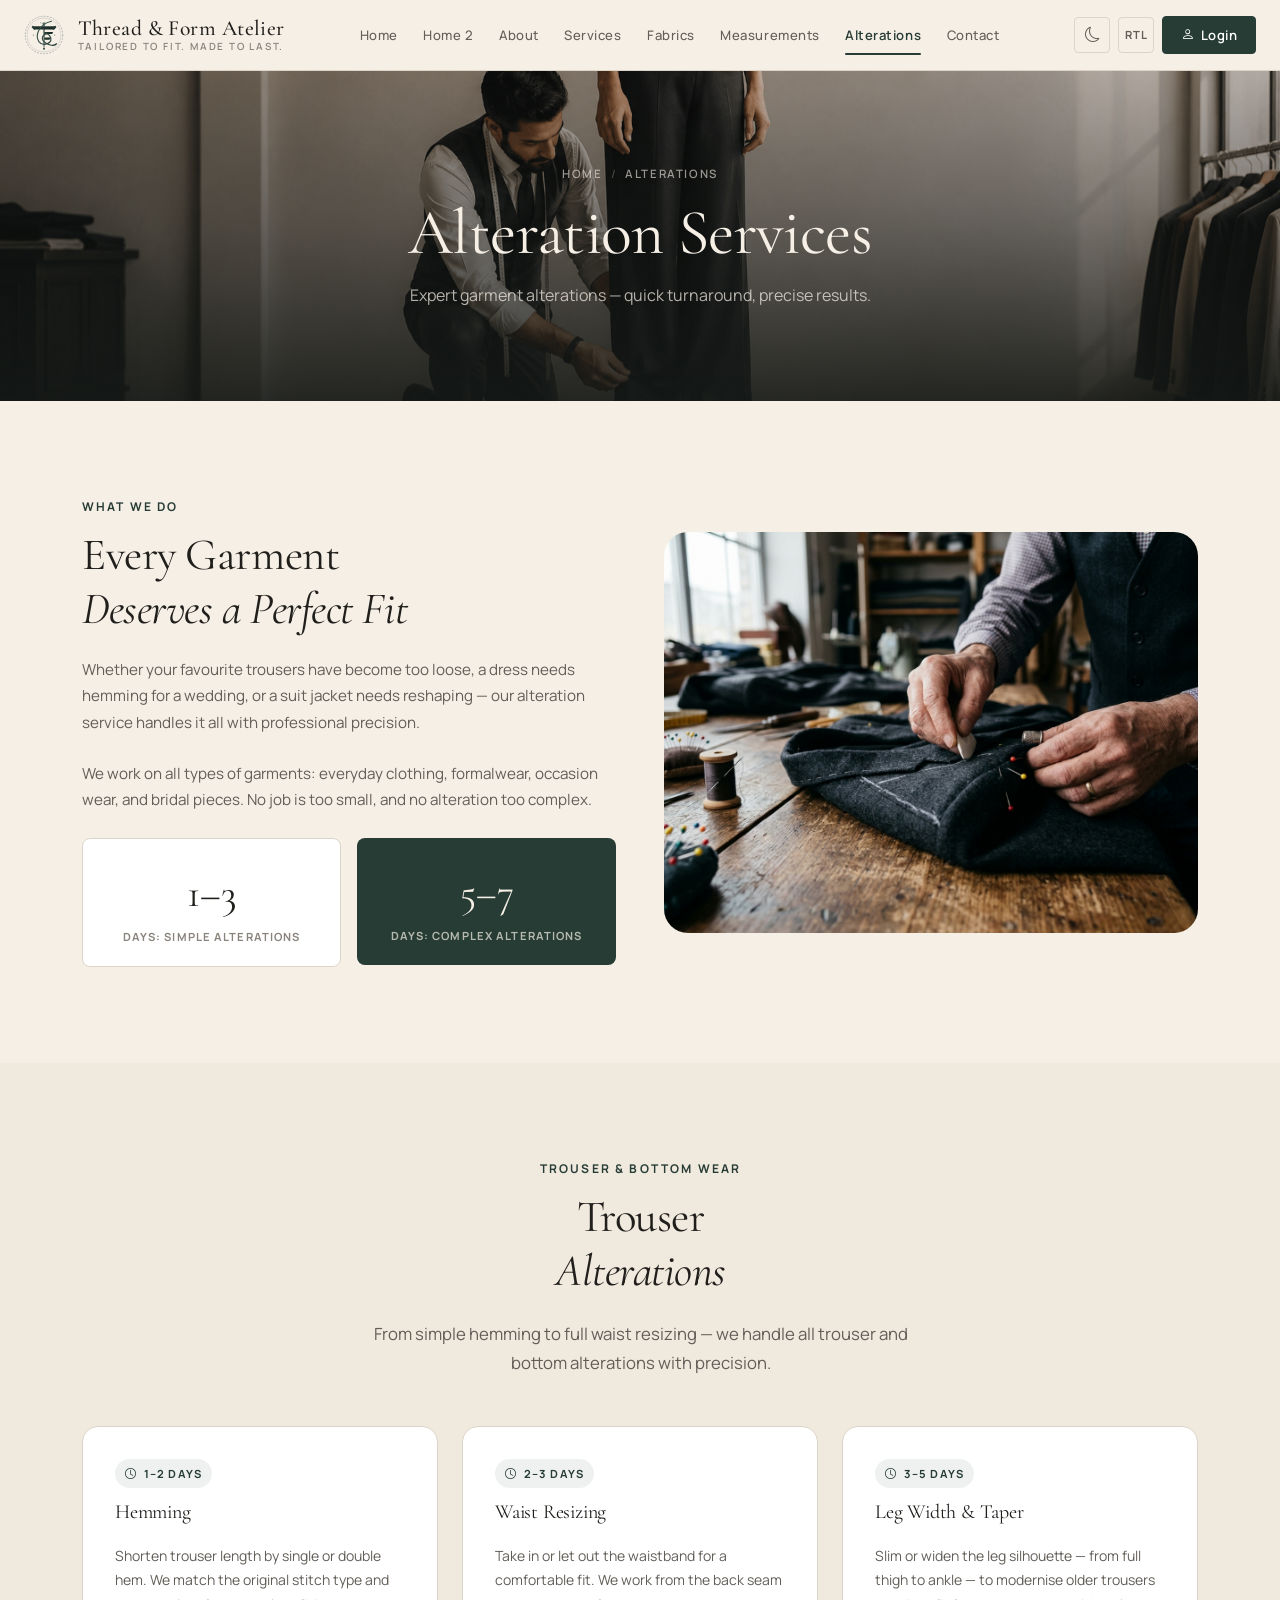
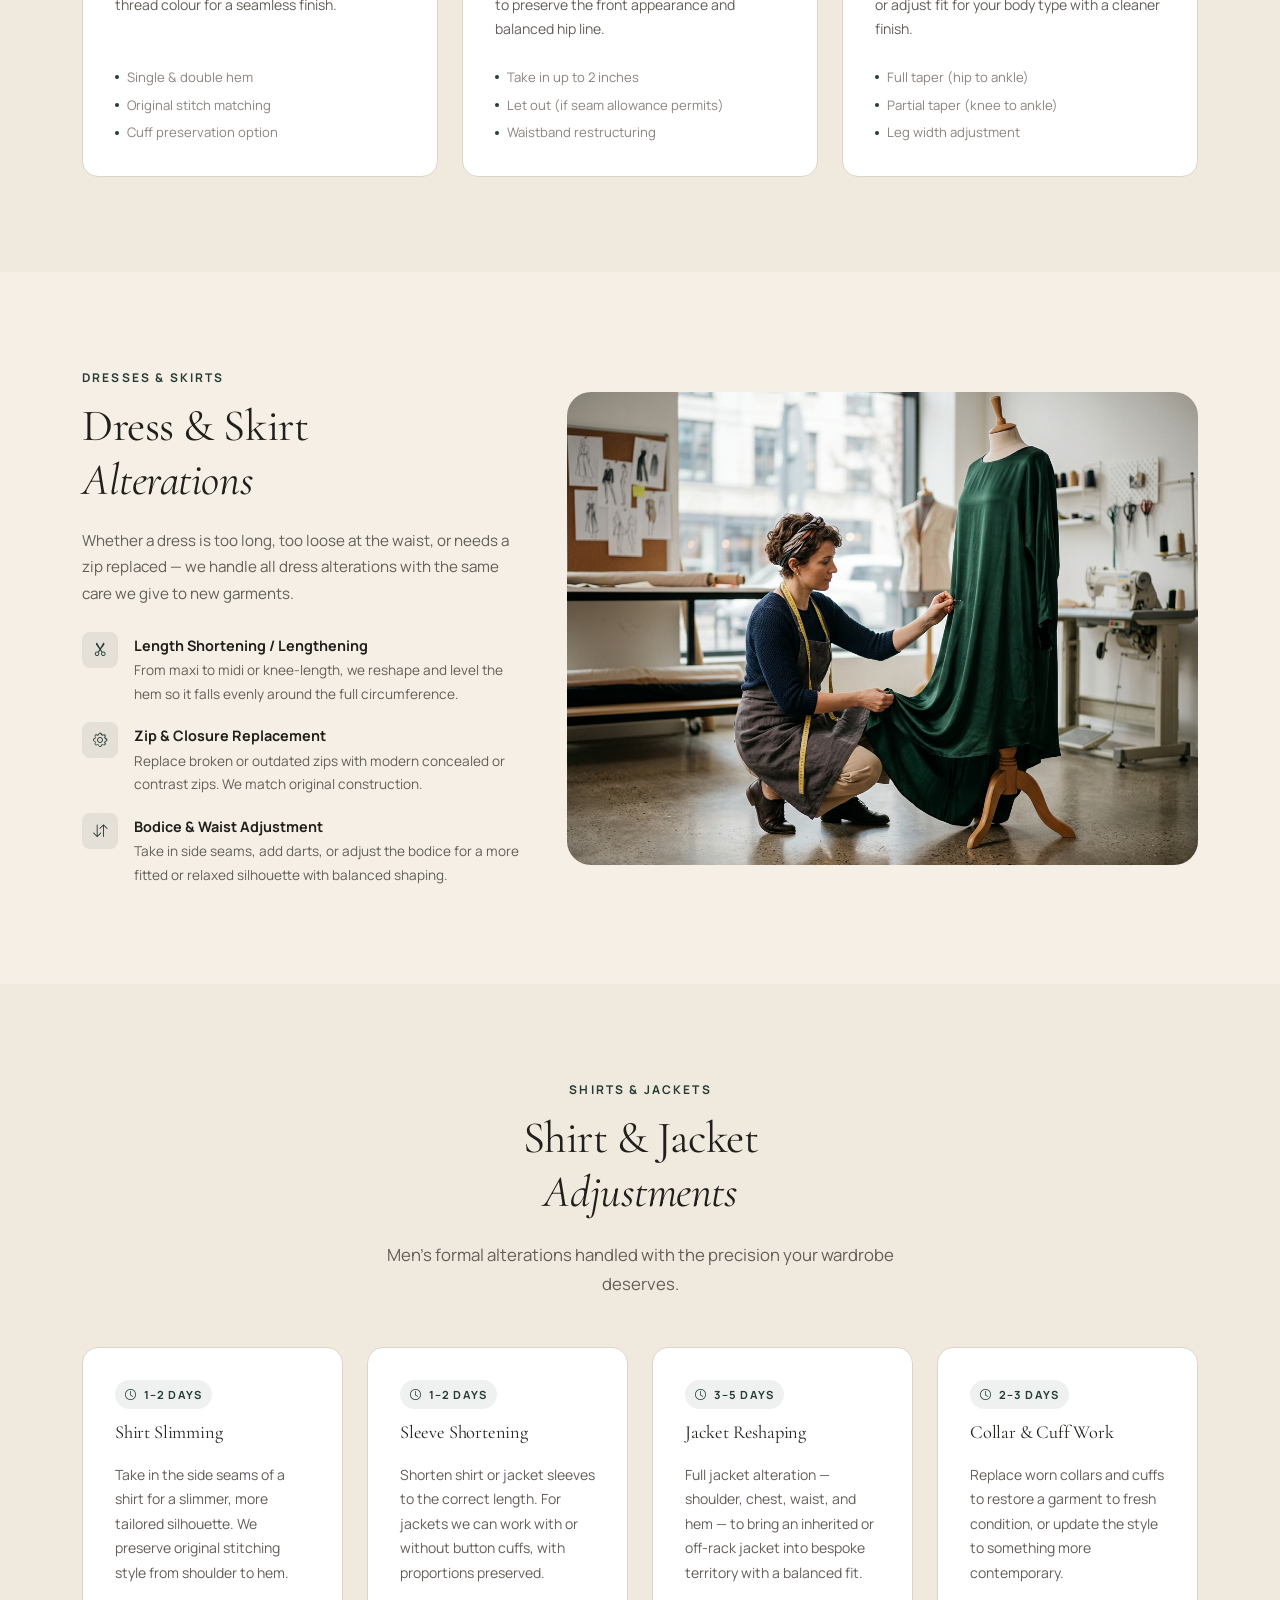
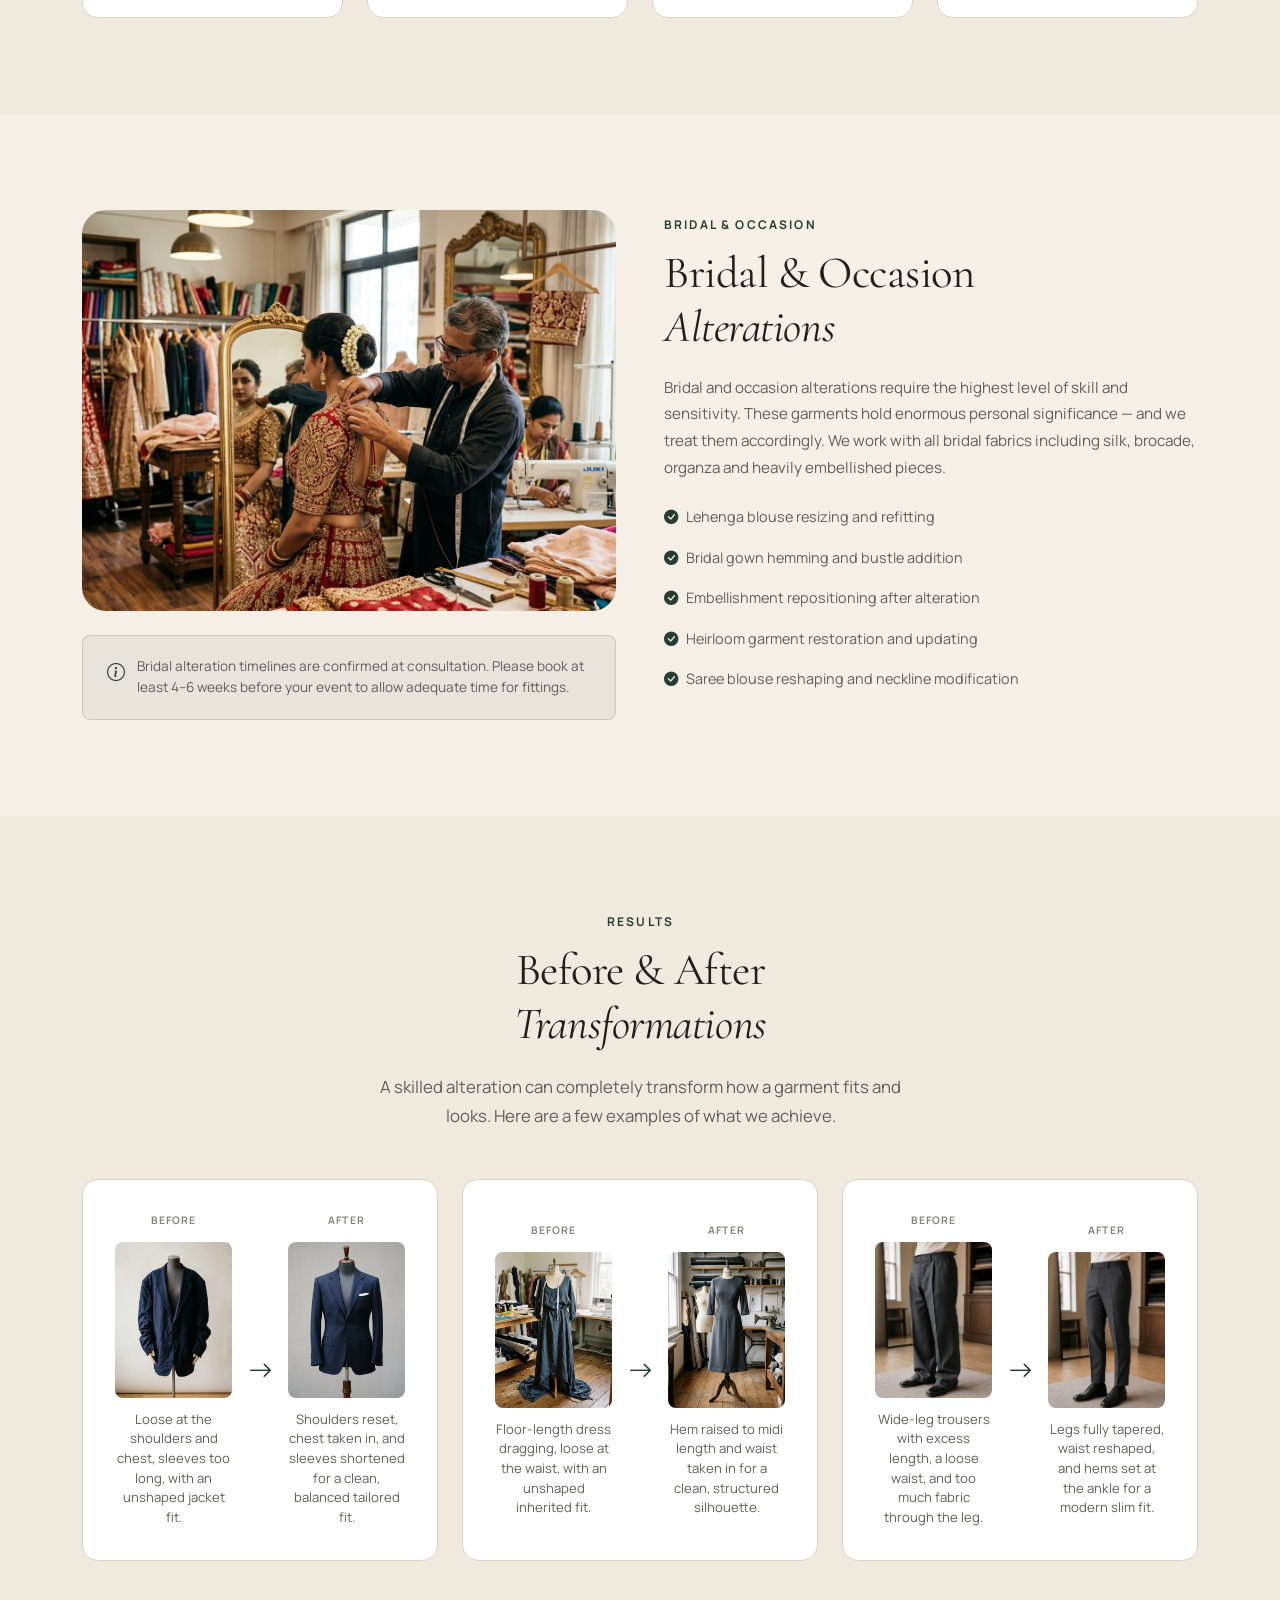
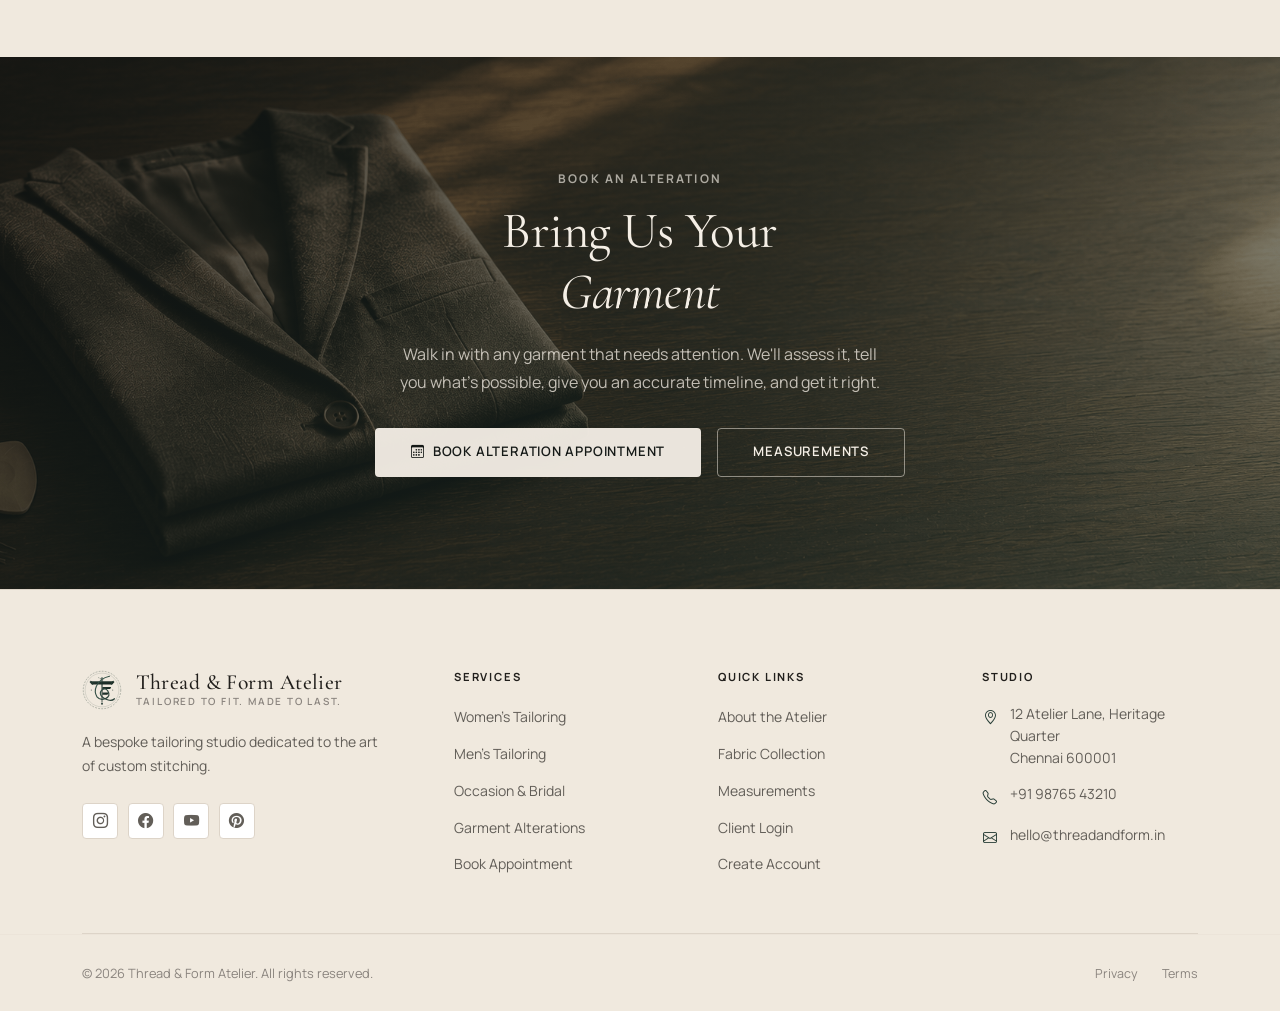
<file: alterations.html>
<!DOCTYPE html>
<html lang="en" dir="ltr" data-theme="light">
<head>
  <meta charset="UTF-8" />
  <meta name="viewport" content="width=device-width, initial-scale=1.0" />
  <link rel="icon" type="image/svg+xml" href="assets/images/common/logo.svg" />
  <meta name="description" content="Thread &amp; Form Atelier Alterations — Professional garment alterations for trousers, dresses, shirts, jackets and bridal wear. Quick turnaround, expert finish." />
  <title>Alterations | Thread &amp; Form Atelier</title>
  <link rel="stylesheet" href="https://cdn.jsdelivr.net/npm/bootstrap@5.3.3/dist/css/bootstrap.min.css" />
  <link rel="stylesheet" href="https://cdn.jsdelivr.net/npm/bootstrap-icons@1.11.3/font/bootstrap-icons.min.css" />
  <script src="assets/js/theme.js"></script>
  <script src="assets/js/rtl.js"></script>
  <link rel="stylesheet" href="assets/css/main.css" />
  <link rel="stylesheet" href="assets/css/header.css" />
  <link rel="stylesheet" href="assets/css/banner.css" />
  <link rel="stylesheet" href="assets/css/buttons.css" />
  <link rel="stylesheet" href="assets/css/cards.css" />
  <link rel="stylesheet" href="assets/css/forms.css" />
  <link rel="stylesheet" href="assets/css/footer.css" />
  <link rel="stylesheet" href="assets/css/dark-theme.css" />
  <link rel="stylesheet" href="assets/css/rtl.css" />
  <link rel="stylesheet" href="assets/css/desktop.css" />
  <link rel="stylesheet" href="assets/css/tablet.css" />
  <link rel="stylesheet" href="assets/css/mobile.css" />
  <style>
    .alt-type-card {
      background: var(--bg-card);
      border: 1px solid var(--color-border);
      border-radius: var(--radius-lg);
      padding: 2rem;
      display: flex;
      flex-direction: column;
      gap: 0.75rem;
      height: 100%;
      transition: box-shadow var(--transition-normal), transform var(--transition-normal);
    }
    .alt-type-card:hover { box-shadow: var(--shadow-md); transform: translateY(-3px); }
    .alt-time-badge {
      display: inline-flex;
      align-self: flex-start;
      align-items: center;
      gap: 0.4rem;
      font-size: 0.7rem;
      font-weight: 700;
      letter-spacing: 0.1em;
      text-transform: uppercase;
      color: var(--color-primary);
      background: rgba(38,60,53,0.07);
      padding: 0.3rem 0.65rem;
      border-radius: 50px;
    }
    [data-theme="dark"] .alt-time-badge { background: rgba(170,187,175,0.1); color: #AABBAF; }
    .before-after-comparison {
      display: grid;
      grid-template-columns: 1fr auto 1fr;
      align-items: center;
      gap: 1rem;
      background: var(--bg-card);
      border: 1px solid var(--color-border);
      border-radius: var(--radius-lg);
      padding: 2rem;
      height: 100%;
    }
    .ba-side { text-align: center; }
    .ba-label { font-size: 0.65rem; font-weight: 700; letter-spacing: 0.1em; text-transform: uppercase; color: var(--color-muted); margin-bottom: 0.75rem; }
    .ba-visual {
      aspect-ratio: 3/4;
      border-radius: var(--radius-md);
      overflow: hidden;
      margin: 0 auto;
      max-width: 120px;
    }
    .ba-visual img { width: 100%; height: 100%; object-fit: cover; }
    .ba-arrow { font-size: 1.5rem; color: var(--color-primary); flex-shrink: 0; }
    [data-theme="dark"] .ba-arrow { color: #AABBAF; }
    .ba-desc { font-size: 0.82rem; color: var(--color-body); margin-top: 0.75rem; line-height: 1.5; }
    @media (max-width: 575.98px) {
      .ba-desc-suit-after { font-size: 0.77rem; }
    }
  </style>
</head>
<body>

<!-- HEADER -->
<header class="site-header" id="site-header" role="banner">
  <div class="container-fluid px-0">
    <nav class="navbar-inner" aria-label="Main navigation">
      <a href="index.html" class="navbar-brand-group" aria-label="Thread and Form Atelier — Home">
        <img src="assets/images/common/logo.svg" alt="Thread and Form Atelier logo" class="brand-logo" width="40" height="40" />
        <span class="brand-text"><span class="brand-name">Thread &amp; Form Atelier</span><span class="brand-tagline">Tailored to Fit. Made to Last.</span></span>
      </a>
      <ul class="navbar-nav-center" role="list">
        <li><a href="index.html" class="nav-item-link">Home</a></li>
        <li><a href="home2.html" class="nav-item-link">Home 2</a></li>
        <li><a href="about.html" class="nav-item-link">About</a></li>
        <li><a href="services.html" class="nav-item-link">Services</a></li>
        <li><a href="fabrics.html" class="nav-item-link">Fabrics</a></li>
        <li><a href="measurement-guide.html" class="nav-item-link">Measurements</a></li>
        <li><a href="alterations.html" class="nav-item-link active" aria-current="page">Alterations</a></li>
        <li><a href="contact.html" class="nav-item-link">Contact</a></li>
      </ul>
      <div class="navbar-controls">
        <button class="ctrl-btn" data-theme-toggle aria-label="Toggle Dark Mode"><i class="bi bi-moon theme-icon"></i></button>
        <button class="ctrl-btn" data-dir-toggle aria-label="Toggle RTL"><span class="ctrl-btn-label dir-label">RTL</span></button>
        <a href="login.html" class="btn-nav-login"><i class="bi bi-person"></i> Login</a>
      </div>
      <button class="navbar-toggler" id="mobile-toggler" aria-label="Open navigation" aria-expanded="false" aria-controls="mobile-drawer">
        <span class="toggler-bar"></span><span class="toggler-bar"></span><span class="toggler-bar"></span>
      </button>
    </nav>
  </div>
</header>
<nav class="mobile-nav-drawer" id="mobile-drawer" aria-label="Mobile navigation">
  <ul class="mobile-nav-list">
    <li><a href="index.html">Home</a></li><li><a href="home2.html">Home 2</a></li>
    <li><a href="about.html">About</a></li><li><a href="services.html">Services</a></li>
    <li><a href="fabrics.html">Fabrics</a></li><li><a href="measurement-guide.html">Measurements</a></li>
    <li><a href="alterations.html" class="active">Alterations</a></li><li><a href="contact.html">Contact</a></li>
  </ul>
  <div class="mobile-nav-controls">
    <button class="ctrl-btn" data-theme-toggle aria-label="Toggle Dark Mode"><i class="bi bi-moon theme-icon"></i></button>
    <button class="ctrl-btn" data-dir-toggle aria-label="Toggle RTL"><span class="ctrl-btn-label dir-label">RTL</span></button>
    <a href="login.html" class="btn-nav-login"><i class="bi bi-person"></i> Login</a>
  </div>
</nav>

<main id="main-content">

<!-- BANNER -->
<div class="page-banner">
  <img src="assets/images/hero/alter-hero.png" alt="Tailor carefully adjusting garment seam" class="page-banner-image" loading="eager" />
  <div class="page-banner-overlay" aria-hidden="true"></div>
  <div class="page-banner-content">
    <div class="container">
      <p class="page-banner-breadcrumb"><a href="index.html">Home</a><span class="sep">/</span> Alterations</p>
      <h1 class="page-banner-title">Alteration Services</h1>
      <p class="page-banner-subtitle">Expert garment alterations — quick turnaround, precise results.</p>
    </div>
  </div>
</div>

<!-- SECTION 1 — Alteration Services Overview -->
<section aria-labelledby="alt-intro-heading">
  <div class="container">
    <div class="row align-items-center g-5">
      <div class="col-lg-6 fade-in">
        <span class="section-label">What We Do</span>
        <h2 class="section-title" id="alt-intro-heading">Every Garment<br><em>Deserves a Perfect Fit</em></h2>
        <p class="mb-4" style="font-size:0.95rem;color:var(--color-body);">
          Whether your favourite trousers have become too loose, a dress needs hemming 
          for a wedding, or a suit jacket needs reshaping — our alteration service handles 
          it all with professional precision.
        </p>
        <p class="mb-4" style="font-size:0.95rem;color:var(--color-body);">
          We work on all types of garments: everyday clothing, formalwear, occasion wear, 
          and bridal pieces. No job is too small, and no alteration too complex.
        </p>
        <div class="row g-3">
          <div class="col-6">
            <div style="background:var(--bg-card);border:1px solid var(--color-border);border-radius:var(--radius-md);padding:1.25rem;text-align:center;">
              <div style="font-family:var(--font-heading);font-size:2.5rem;color:var(--color-heading);">1–3</div>
              <div style="font-size:0.7rem;font-weight:700;letter-spacing:0.1em;text-transform:uppercase;color:var(--color-muted);">Days: Simple Alterations</div>
            </div>
          </div>
          <div class="col-6">
            <div style="background:var(--color-primary);border-radius:var(--radius-md);padding:1.25rem;text-align:center;">
              <div style="font-family:var(--font-heading);font-size:2.5rem;color:#F5EFE6;">5–7</div>
              <div style="font-size:0.7rem;font-weight:700;letter-spacing:0.1em;text-transform:uppercase;color:rgba(245,239,230,0.7);">Days: Complex Alterations</div>
            </div>
          </div>
        </div>
      </div>
      <div class="col-lg-6 fade-in">
        <img src="assets/images/pages/alt-overview.jpg" alt="Tailor hands carefully pinning alteration on garment" style="width:100%;border-radius:var(--radius-xl);aspect-ratio:4/3;object-fit:cover;" loading="lazy" />
      </div>
    </div>
  </div>
</section>

<!-- SECTION 2 — Trouser Alterations -->
<section class="section-alt" aria-labelledby="trouser-alt-heading">
  <div class="container">
    <div class="row justify-content-center mb-5">
      <div class="col-lg-7 text-center fade-in">
        <span class="section-label">Trouser &amp; Bottom Wear</span>
        <h2 class="section-title" id="trouser-alt-heading">Trouser<br><em>Alterations</em></h2>
        <p class="section-subtitle mx-auto">From simple hemming to full waist resizing — we handle all trouser and bottom alterations with precision.</p>
      </div>
    </div>
    <div class="row g-4">
      <div class="col-md-6 col-lg-4 fade-in">
        <div class="alt-type-card">
          <span class="alt-time-badge"><i class="bi bi-clock"></i> 1–2 Days</span>
          <h3 style="font-family:var(--font-heading);font-size:1.25rem;color:var(--color-heading);">Hemming</h3>
          <p style="font-size:0.875rem;color:var(--color-body);flex:1;">Shorten trouser length by single or double hem. We match the original stitch type and thread colour for a seamless finish.</p>
          <ul class="service-list">
            <li>Single &amp; double hem</li>
            <li>Original stitch matching</li>
            <li>Cuff preservation option</li>
          </ul>
        </div>
      </div>
      <div class="col-md-6 col-lg-4 fade-in">
        <div class="alt-type-card">
          <span class="alt-time-badge"><i class="bi bi-clock"></i> 2–3 Days</span>
          <h3 style="font-family:var(--font-heading);font-size:1.25rem;color:var(--color-heading);">Waist Resizing</h3>
          <p style="font-size:0.875rem;color:var(--color-body);flex:1;">Take in or let out the waistband for a comfortable fit. We work from the back seam to preserve the front appearance and balanced hip line.</p>
          <ul class="service-list">
            <li>Take in up to 2 inches</li>
            <li>Let out (if seam allowance permits)</li>
            <li>Waistband restructuring</li>
          </ul>
        </div>
      </div>
      <div class="col-md-6 col-lg-4 fade-in">
        <div class="alt-type-card">
          <span class="alt-time-badge"><i class="bi bi-clock"></i> 3–5 Days</span>
          <h3 style="font-family:var(--font-heading);font-size:1.25rem;color:var(--color-heading);">Leg Width &amp; Taper</h3>
          <p style="font-size:0.875rem;color:var(--color-body);flex:1;">Slim or widen the leg silhouette — from full thigh to ankle — to modernise older trousers or adjust fit for your body type with a cleaner finish.</p>
          <ul class="service-list">
            <li>Full taper (hip to ankle)</li>
            <li>Partial taper (knee to ankle)</li>
            <li>Leg width adjustment</li>
          </ul>
        </div>
      </div>
    </div>
  </div>
</section>

<!-- SECTION 3 — Dress Alterations -->
<section aria-labelledby="dress-alt-heading">
  <div class="container">
    <div class="row align-items-center g-5">
      <div class="col-lg-5 fade-in">
        <span class="section-label">Dresses &amp; Skirts</span>
        <h2 class="section-title" id="dress-alt-heading">Dress &amp; Skirt<br><em>Alterations</em></h2>
        <p class="mb-4" style="font-size:0.95rem;color:var(--color-body);">
          Whether a dress is too long, too loose at the waist, or needs a zip replaced — 
          we handle all dress alterations with the same care we give to new garments.
        </p>
        <div class="d-flex flex-column gap-3">
          <div class="d-flex gap-3 align-items-start">
            <div class="service-icon-wrap flex-shrink-0" style="width:36px;height:36px;font-size:0.9rem;"><i class="bi bi-scissors"></i></div>
            <div>
              <strong style="font-size:0.9rem;color:var(--color-heading);">Length Shortening / Lengthening</strong>
              <p style="font-size:0.85rem;color:var(--color-body);">From maxi to midi or knee-length, we reshape and level the hem so it falls evenly around the full circumference.</p>
            </div>
          </div>
          <div class="d-flex gap-3 align-items-start">
            <div class="service-icon-wrap flex-shrink-0" style="width:36px;height:36px;font-size:0.9rem;"><i class="bi bi-gear"></i></div>
            <div>
              <strong style="font-size:0.9rem;color:var(--color-heading);">Zip &amp; Closure Replacement</strong>
              <p style="font-size:0.85rem;color:var(--color-body);">Replace broken or outdated zips with modern concealed or contrast zips. We match original construction.</p>
            </div>
          </div>
          <div class="d-flex gap-3 align-items-start">
            <div class="service-icon-wrap flex-shrink-0" style="width:36px;height:36px;font-size:0.9rem;"><i class="bi bi-arrow-down-up"></i></div>
            <div>
              <strong style="font-size:0.9rem;color:var(--color-heading);">Bodice &amp; Waist Adjustment</strong>
              <p style="font-size:0.85rem;color:var(--color-body);">Take in side seams, add darts, or adjust the bodice for a more fitted or relaxed silhouette with balanced shaping.</p>
            </div>
          </div>
        </div>
      </div>
      <div class="col-lg-7 fade-in">
        <img src="assets/images/pages/alt-dress.jpg" alt="Elegant dress being fitted on a dress form" style="width:100%;border-radius:var(--radius-xl);aspect-ratio:4/3;object-fit:cover;" loading="lazy" />
      </div>
    </div>
  </div>
</section>

<!-- SECTION 4 — Shirt & Jacket Adjustments -->
<section class="section-alt" aria-labelledby="shirt-alt-heading">
  <div class="container">
    <div class="row justify-content-center mb-5">
      <div class="col-lg-7 text-center fade-in">
        <span class="section-label">Shirts &amp; Jackets</span>
        <h2 class="section-title" id="shirt-alt-heading">Shirt &amp; Jacket<br><em>Adjustments</em></h2>
        <p class="section-subtitle mx-auto">Men's formal alterations handled with the precision your wardrobe deserves.</p>
      </div>
    </div>
    <div class="row g-4">
      <div class="col-md-6 col-lg-3 fade-in">
        <div class="alt-type-card">
          <span class="alt-time-badge"><i class="bi bi-clock"></i> 1–2 Days</span>
          <h3 style="font-family:var(--font-heading);font-size:1.15rem;color:var(--color-heading);">Shirt Slimming</h3>
          <p style="font-size:0.875rem;color:var(--color-body);flex:1;">Take in the side seams of a shirt for a slimmer, more tailored silhouette. We preserve original stitching style from shoulder to hem.</p>
        </div>
      </div>
      <div class="col-md-6 col-lg-3 fade-in">
        <div class="alt-type-card">
          <span class="alt-time-badge"><i class="bi bi-clock"></i> 1–2 Days</span>
          <h3 style="font-family:var(--font-heading);font-size:1.15rem;color:var(--color-heading);">Sleeve Shortening</h3>
          <p style="font-size:0.875rem;color:var(--color-body);flex:1;">Shorten shirt or jacket sleeves to the correct length. For jackets we can work with or without button cuffs, with proportions preserved.</p>
        </div>
      </div>
      <div class="col-md-6 col-lg-3 fade-in">
        <div class="alt-type-card">
          <span class="alt-time-badge"><i class="bi bi-clock"></i> 3–5 Days</span>
          <h3 style="font-family:var(--font-heading);font-size:1.15rem;color:var(--color-heading);">Jacket Reshaping</h3>
          <p style="font-size:0.875rem;color:var(--color-body);flex:1;">Full jacket alteration — shoulder, chest, waist, and hem — to bring an inherited or off-rack jacket into bespoke territory with a balanced fit.</p>
        </div>
      </div>
      <div class="col-md-6 col-lg-3 fade-in">
        <div class="alt-type-card">
          <span class="alt-time-badge"><i class="bi bi-clock"></i> 2–3 Days</span>
          <h3 style="font-family:var(--font-heading);font-size:1.15rem;color:var(--color-heading);">Collar &amp; Cuff Work</h3>
          <p style="font-size:0.875rem;color:var(--color-body);flex:1;">Replace worn collars and cuffs to restore a garment to fresh condition, or update the style to something more contemporary.</p>
        </div>
      </div>
    </div>
  </div>
</section>

<!-- SECTION 5 — Bridal / Occasion Alterations -->
<section aria-labelledby="bridal-alt-heading">
  <div class="container">
    <div class="row align-items-center g-5">
      <div class="col-lg-6 fade-in">
        <img src="assets/images/pages/alt-bridal.jpg" alt="Bridal garment being carefully altered and fitted" style="width:100%;border-radius:var(--radius-xl);aspect-ratio:4/3;object-fit:cover;" loading="lazy" />
        <div class="form-info-box bridal-timeline-notice mt-4">
          <i class="bi bi-info-circle form-info-icon" aria-hidden="true"></i>
          <p class="form-info-text">Bridal alteration timelines are confirmed at consultation. Please book at least 4–6 weeks before your event to allow adequate time for fittings.</p>
        </div>
      </div>
      <div class="col-lg-6 fade-in">
        <span class="section-label">Bridal &amp; Occasion</span>
        <h2 class="section-title" id="bridal-alt-heading">Bridal &amp; Occasion<br><em>Alterations</em></h2>
        <p class="mb-4" style="font-size:0.95rem;color:var(--color-body);">
          Bridal and occasion alterations require the highest level of skill and sensitivity. 
          These garments hold enormous personal significance — and we treat them accordingly. 
          We work with all bridal fabrics including silk, brocade, organza and heavily embellished pieces.
        </p>
        <div class="d-flex flex-column gap-3 mb-4">
          <div class="d-flex gap-2 align-items-center">
            <i class="bi bi-check-circle-fill" style="color:var(--color-primary);font-size:0.9rem;flex-shrink:0;"></i>
            <span style="font-size:0.9rem;color:var(--color-body);">Lehenga blouse resizing and refitting</span>
          </div>
          <div class="d-flex gap-2 align-items-center">
            <i class="bi bi-check-circle-fill" style="color:var(--color-primary);font-size:0.9rem;flex-shrink:0;"></i>
            <span style="font-size:0.9rem;color:var(--color-body);">Bridal gown hemming and bustle addition</span>
          </div>
          <div class="d-flex gap-2 align-items-center">
            <i class="bi bi-check-circle-fill" style="color:var(--color-primary);font-size:0.9rem;flex-shrink:0;"></i>
            <span style="font-size:0.9rem;color:var(--color-body);">Embellishment repositioning after alteration</span>
          </div>
          <div class="d-flex gap-2 align-items-center">
            <i class="bi bi-check-circle-fill" style="color:var(--color-primary);font-size:0.9rem;flex-shrink:0;"></i>
            <span style="font-size:0.9rem;color:var(--color-body);">Heirloom garment restoration and updating</span>
          </div>
          <div class="d-flex gap-2 align-items-center">
            <i class="bi bi-check-circle-fill" style="color:var(--color-primary);font-size:0.9rem;flex-shrink:0;"></i>
            <span style="font-size:0.9rem;color:var(--color-body);">Saree blouse reshaping and neckline modification</span>
          </div>
        </div>
      </div>
    </div>
  </div>
</section>

<!-- SECTION 6 — Before & After -->
<section class="section-alt" aria-labelledby="ba-heading">
  <div class="container">
    <div class="row justify-content-center mb-5">
      <div class="col-lg-7 text-center fade-in">
        <span class="section-label">Results</span>
        <h2 class="section-title" id="ba-heading">Before &amp; After<br><em>Transformations</em></h2>
        <p class="section-subtitle mx-auto">A skilled alteration can completely transform how a garment fits and looks. Here are a few examples of what we achieve.</p>
      </div>
    </div>
    <div class="row g-4">
      <div class="col-md-6 col-lg-4 fade-in">
        <div class="before-after-comparison">
          <div class="ba-side">
            <div class="ba-label">Before</div>
            <div class="ba-visual"><img src="assets/images/pages/alt-ba-suit-before.jpg" alt="Suit jacket before alteration — loose fit" loading="lazy" /></div>
            <p class="ba-desc">Loose at the shoulders and chest, sleeves too long, with an unshaped jacket fit.</p>
          </div>
          <div class="ba-arrow"><i class="bi bi-arrow-right" aria-hidden="true"></i></div>
          <div class="ba-side">
            <div class="ba-label">After</div>
            <div class="ba-visual"><img src="assets/images/pages/alt-ba-suit-after.jpg" alt="Suit jacket after alteration — precise fit" loading="lazy" /></div>
            <p class="ba-desc ba-desc-suit-after">Shoulders reset, chest taken in, and sleeves shortened for a clean, balanced tailored fit.</p>
          </div>
        </div>
      </div>
      <div class="col-md-6 col-lg-4 fade-in">
        <div class="before-after-comparison">
          <div class="ba-side">
            <div class="ba-label">Before</div>
            <div class="ba-visual"><img src="assets/images/pages/alt_dress_before.jpg" alt="Dress before alteration — un-tailored, dragging hem and loose waist" loading="lazy" /></div>
            <p class="ba-desc">Floor-length dress dragging, loose at the waist, with an unshaped inherited fit.</p>
          </div>
          <div class="ba-arrow"><i class="bi bi-arrow-right" aria-hidden="true"></i></div>
          <div class="ba-side">
            <div class="ba-label">After</div>
            <div class="ba-visual"><img src="assets/images/pages/alt_dress_after.jpg" alt="Dress after alteration — perfectly tailored midi fit" loading="lazy" /></div>
            <p class="ba-desc">Hem raised to midi length and waist taken in for a clean, structured silhouette.</p>
          </div>
        </div>
      </div>
      <div class="col-md-6 col-lg-4 fade-in">
        <div class="before-after-comparison">
          <div class="ba-side">
            <div class="ba-label">Before</div>
            <div class="ba-visual"><img src="assets/images/pages/wideleg.png" alt="Trousers before alteration — unhemmed, pinning seams" loading="lazy" /></div>
            <p class="ba-desc">Wide-leg trousers with excess length, a loose waist, and too much fabric through the leg.</p>
          </div>
          <div class="ba-arrow"><i class="bi bi-arrow-right" aria-hidden="true"></i></div>
          <div class="ba-side">
            <div class="ba-label">After</div>
            <div class="ba-visual"><img src="assets/images/pages/ankle.png" alt="Trousers after alteration — modern slim tapered fit" loading="lazy" /></div>
            <p class="ba-desc">Legs fully tapered, waist reshaped, and hems set at the ankle for a modern slim fit.</p>
          </div>
        </div>
      </div>
    </div>
  </div>
</section>

<!-- SECTION 7 — Alteration Appointment CTA -->
<section class="position-relative overflow-hidden" style="padding:7rem 0;" aria-labelledby="alt-cta-heading">
  <img src="assets/images/cta/alteration-cta.png" alt="Premium fabric for alteration work" style="position:absolute;inset:0;width:100%;height:100%;object-fit:cover;" loading="lazy" aria-hidden="true" />
  <div class="overlay-dark" aria-hidden="true"></div>
  <div class="container position-relative" style="z-index:2;">
    <div class="row justify-content-center">
      <div class="col-lg-7 text-center">
        <span class="section-label" style="color:rgba(245,239,230,0.65);">Book an Alteration</span>
        <h2 id="alt-cta-heading" style="font-family:var(--font-heading);font-size:clamp(2rem,4vw,3.25rem);color:#F5EFE6;margin-bottom:1rem;">
          Bring Us Your<br><em>Garment</em>
        </h2>
        <p style="color:rgba(245,239,230,0.75);font-size:1rem;max-width:480px;margin:0 auto 2rem;line-height:1.75;">
          Walk in with any garment that needs attention. We'll assess it, tell you what's possible, 
          give you an accurate timeline, and get it right.
        </p>
        <div class="d-flex justify-content-center gap-3 flex-wrap">
          <a href="contact.html" class="btn btn-white btn-lg" id="alt-cta-btn"><i class="bi bi-calendar3"></i> Book Alteration Appointment</a>
          <a href="measurement-guide.html" class="btn btn-outline-white btn-lg" id="alt-measure-btn">Measurements</a>
        </div>
      </div>
    </div>
  </div>
</section>

</main>

<!-- FOOTER -->
<footer class="site-footer" role="contentinfo">
  <div class="container">
    <div class="footer-top">
      <div class="footer-brand">
        <a href="index.html" class="navbar-brand-group footer-brand-group" aria-label="Thread and Form Atelier — Home">
          <img src="assets/images/common/logo.svg" alt="Thread and Form Atelier logo" class="brand-logo" width="40" height="40" />
          <span class="brand-text">
            <span class="brand-name">Thread &amp; Form Atelier</span>
            <span class="brand-tagline">TAILORED TO FIT. MADE TO LAST.</span>
          </span>
        </a><p class="footer-about">A bespoke tailoring studio dedicated to the art of custom stitching.</p><div class="footer-social"><a href="#" class="footer-social-link" aria-label="Instagram"><i class="bi bi-instagram"></i></a><a href="#" class="footer-social-link" aria-label="Facebook"><i class="bi bi-facebook"></i></a><a href="#" class="footer-social-link" aria-label="YouTube"><i class="bi bi-youtube"></i></a><a href="#" class="footer-social-link" aria-label="Pinterest"><i class="bi bi-pinterest"></i></a></div></div>
      <div><h2 class="footer-col-title">Services</h2><ul class="footer-nav-list"><li><a href="services.html">Women's Tailoring</a></li><li><a href="services.html">Men's Tailoring</a></li><li><a href="services.html">Occasion &amp; Bridal</a></li><li><a href="alterations.html">Garment Alterations</a></li><li><a href="contact.html">Book Appointment</a></li></ul></div>
      <div><h2 class="footer-col-title">Quick Links</h2><ul class="footer-nav-list"><li><a href="about.html">About the Atelier</a></li><li><a href="fabrics.html">Fabric Collection</a></li><li><a href="measurement-guide.html">Measurements</a></li><li><a href="login.html">Client Login</a></li><li><a href="signup.html">Create Account</a></li></ul></div>
      <div><h2 class="footer-col-title">Studio</h2><div class="footer-studio-item"><i class="bi bi-geo-alt footer-studio-icon"></i><p class="footer-studio-text">12 Atelier Lane, Heritage Quarter<br>Chennai 600001</p></div><div class="footer-studio-item"><i class="bi bi-telephone footer-studio-icon"></i><p class="footer-studio-text">+91 98765 43210</p></div><div class="footer-studio-item"><i class="bi bi-envelope footer-studio-icon"></i><p class="footer-studio-text">hello@threadandform.in</p></div></div>
    </div>
  </div>
  <hr class="footer-divider" />
  <div class="container"><div class="footer-bottom"><p class="footer-copyright">&copy; 2026 Thread &amp; Form Atelier. All rights reserved.</p><ul class="footer-bottom-links"><li><a href="#">Privacy</a></li><li><a href="#">Terms</a></li></ul></div></div>
</footer>
<script src="https://cdn.jsdelivr.net/npm/bootstrap@5.3.3/dist/js/bootstrap.bundle.min.js"></script>
<script src="assets/js/main.js"></script>
</body>
</html>
</file>
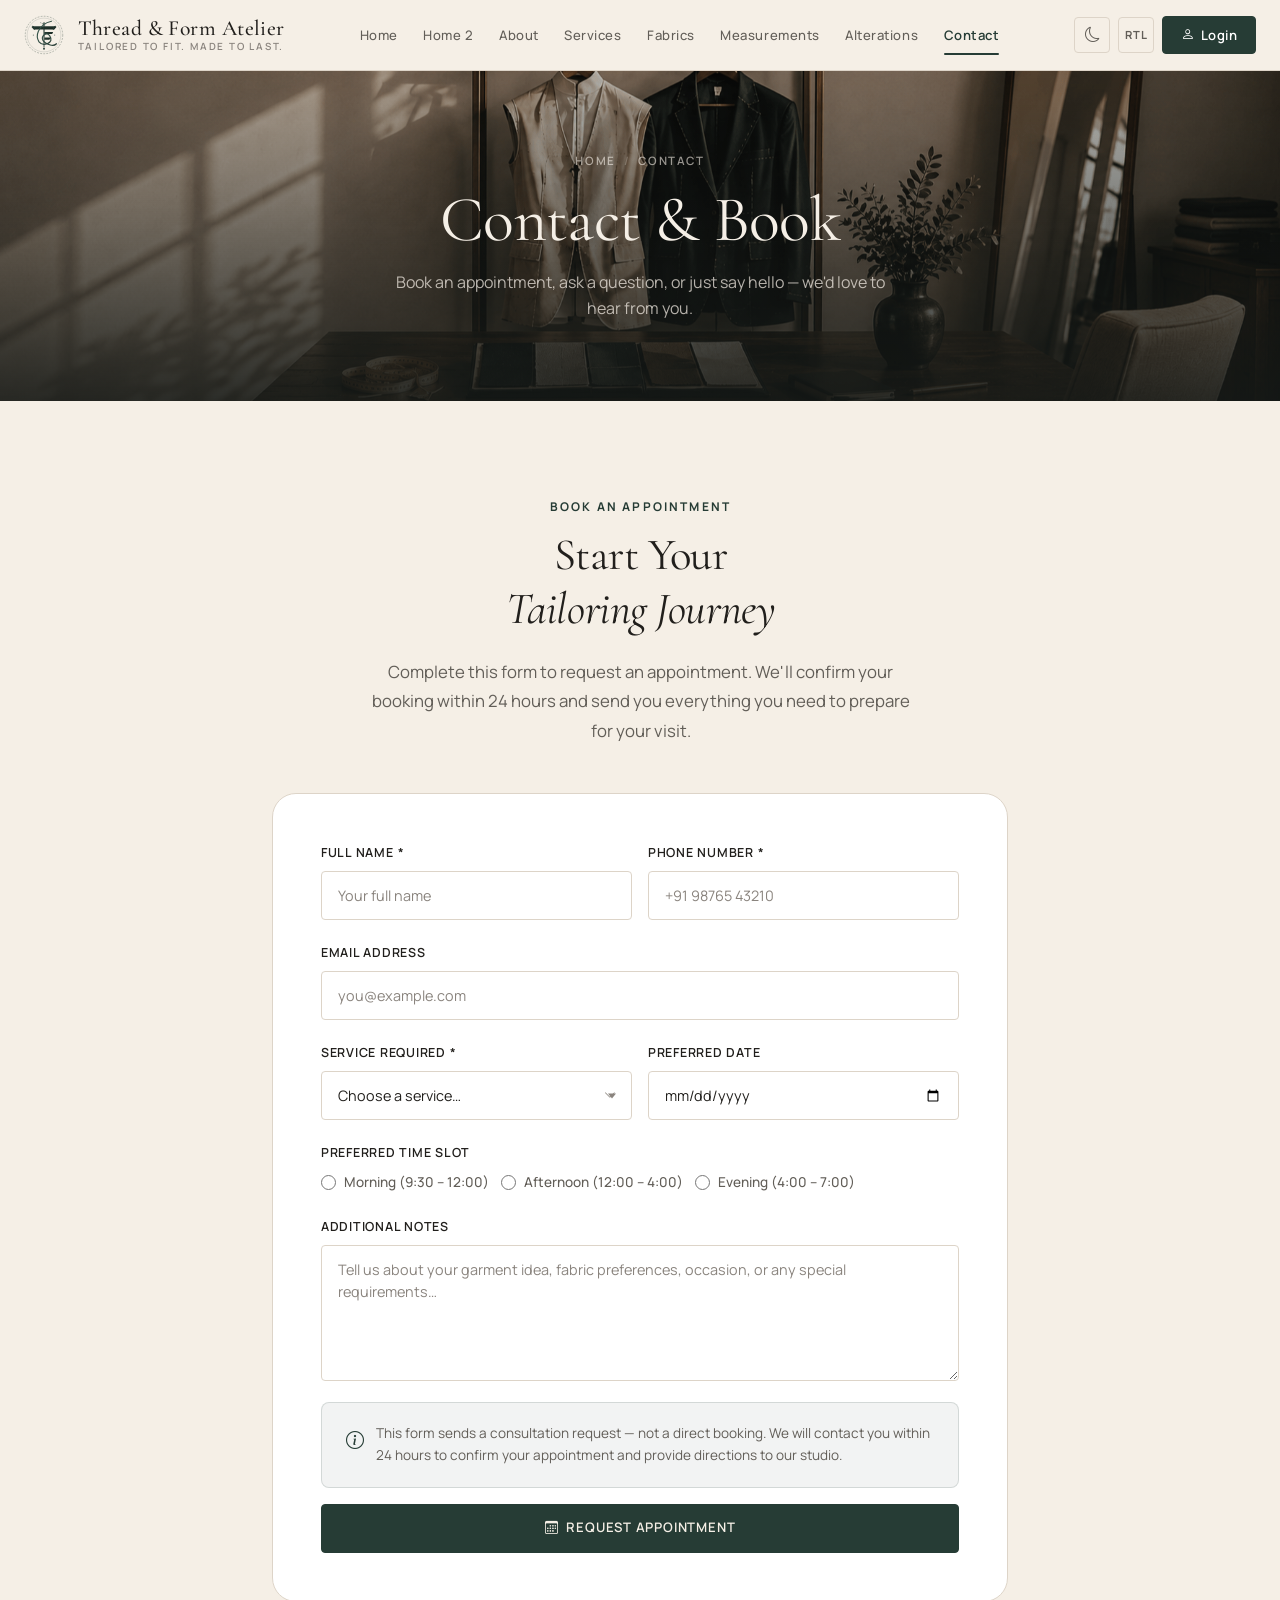
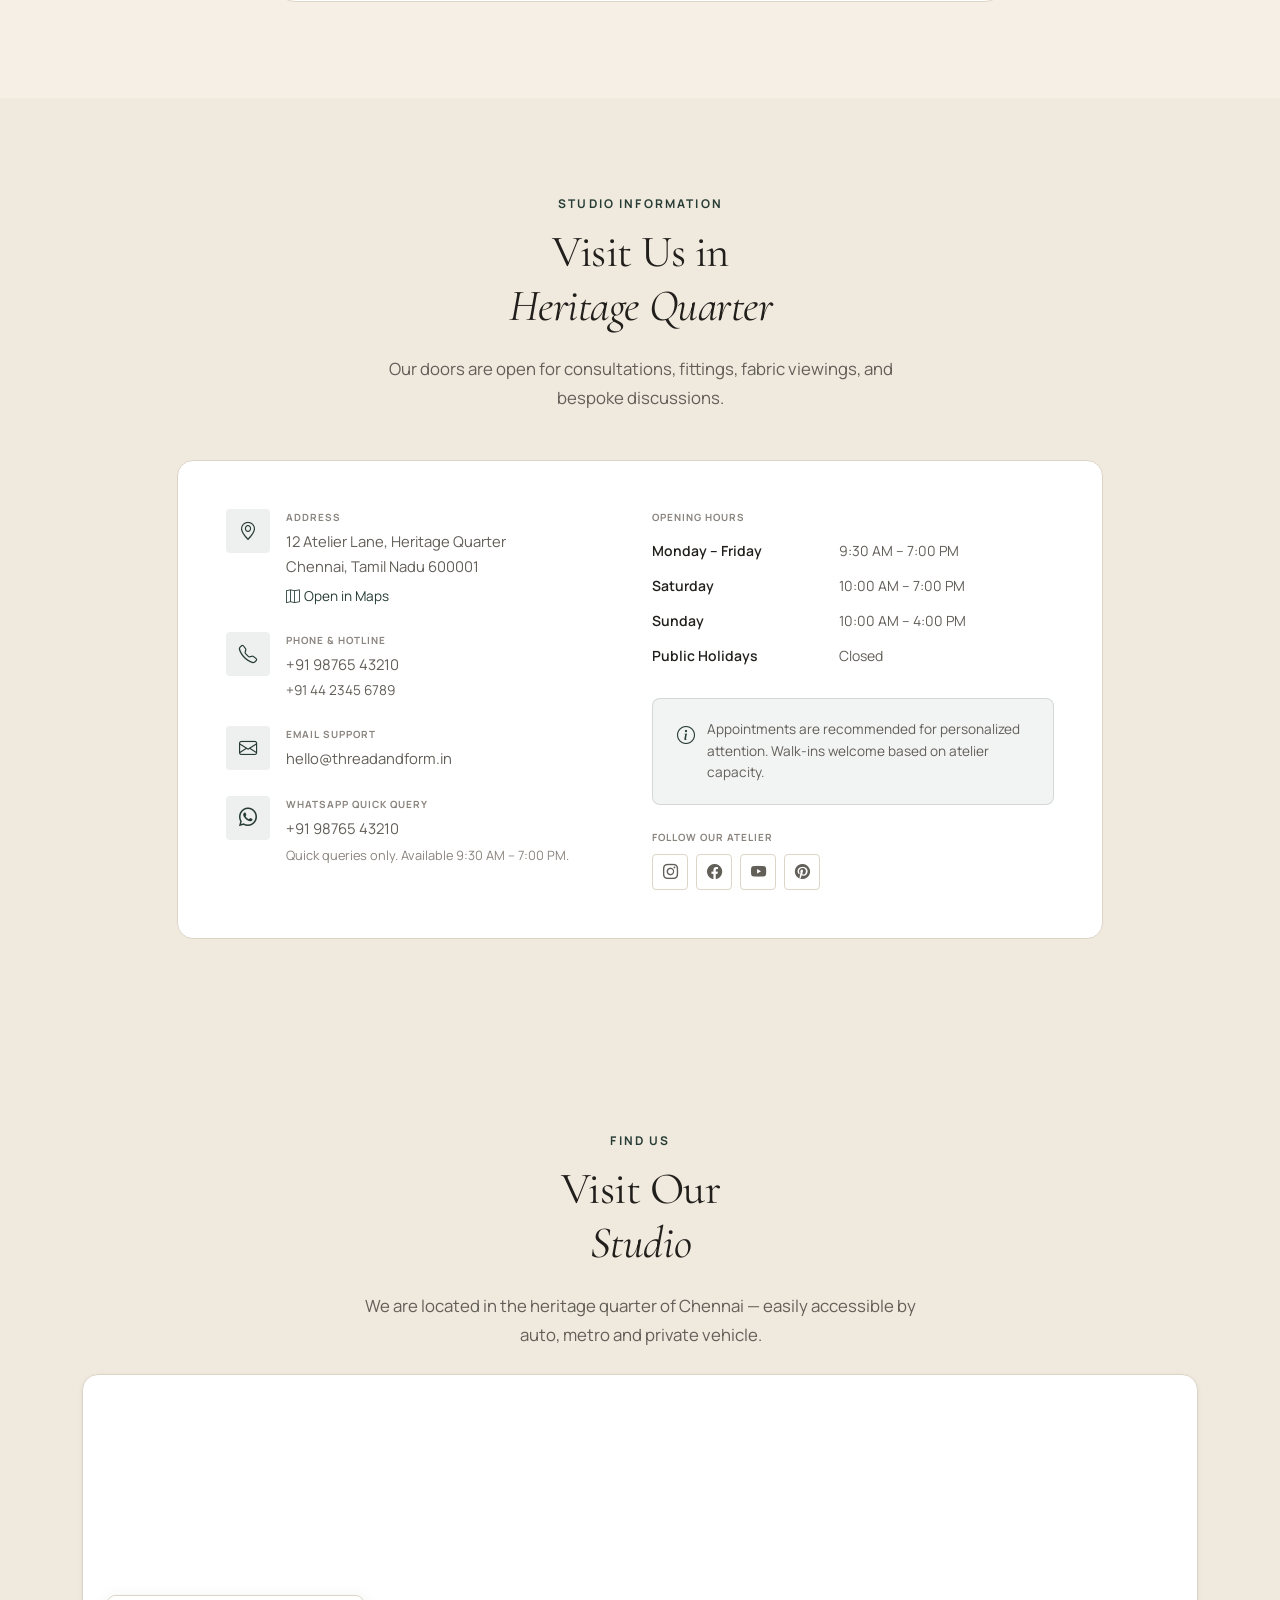
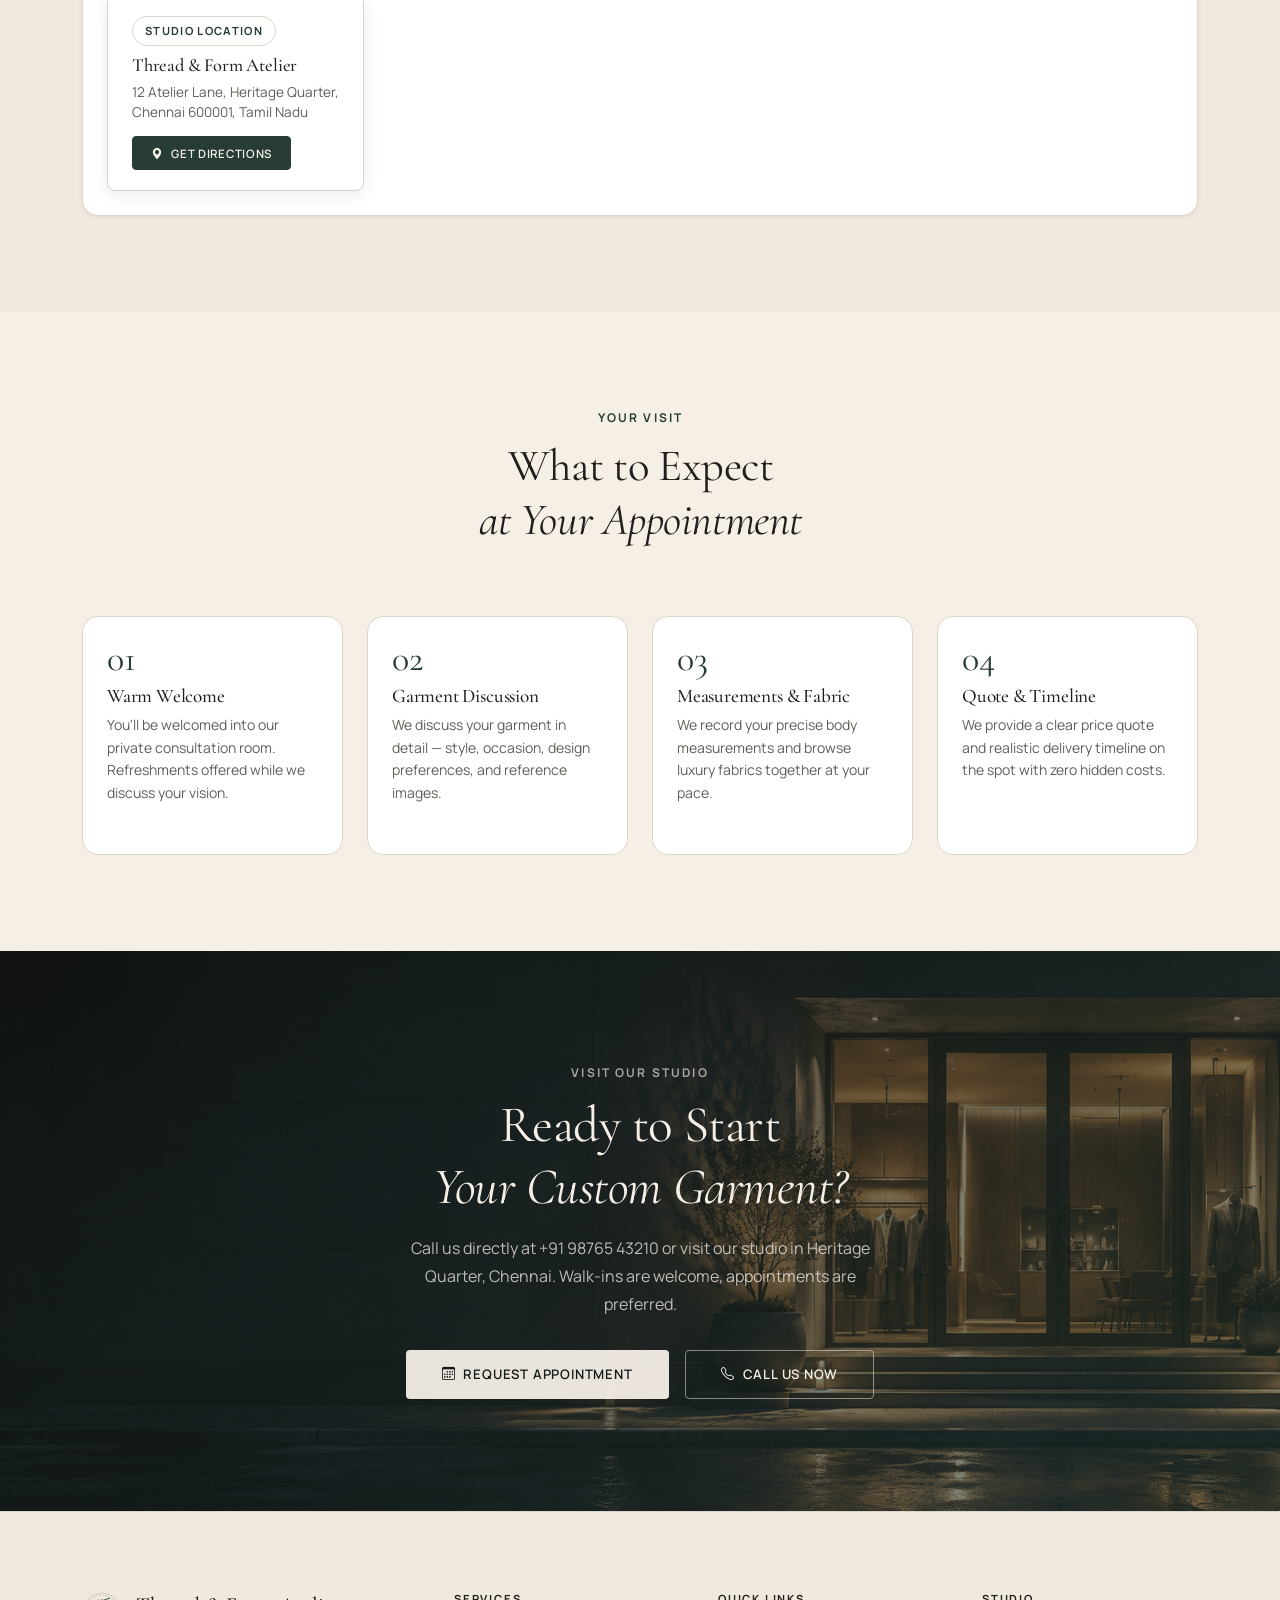
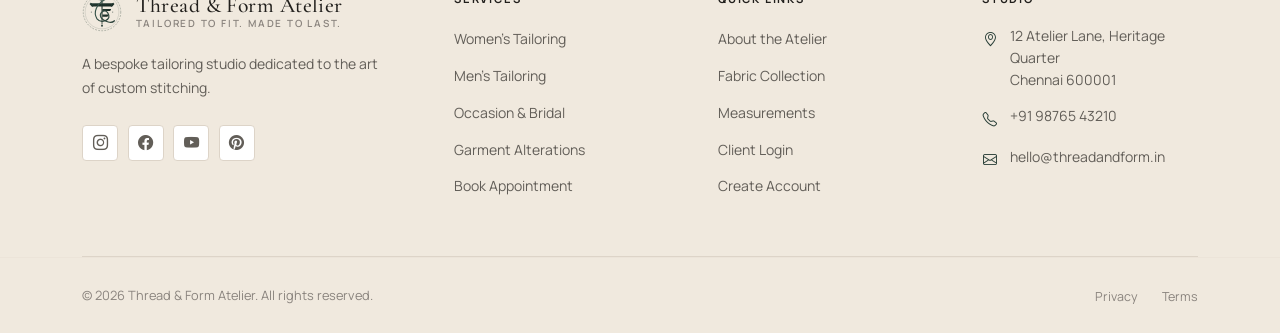
<file: contact.html>
<!DOCTYPE html>
<html lang="en" dir="ltr" data-theme="light">
<head>
  <meta charset="UTF-8" />
  <meta name="viewport" content="width=device-width, initial-scale=1.0" />
  <link rel="icon" type="image/svg+xml" href="assets/images/common/logo.svg" />
  <meta name="description" content="Contact Thread &amp; Form Atelier — Book an appointment, ask a question, or visit our studio. We're always happy to discuss your tailoring needs." />
  <title>Contact &amp; Book | Thread &amp; Form Atelier</title>
  <link rel="stylesheet" href="https://cdn.jsdelivr.net/npm/bootstrap@5.3.3/dist/css/bootstrap.min.css" />
  <link rel="stylesheet" href="https://cdn.jsdelivr.net/npm/bootstrap-icons@1.11.3/font/bootstrap-icons.min.css" />
  <script src="assets/js/theme.js"></script>
  <script src="assets/js/rtl.js"></script>
  <link rel="stylesheet" href="assets/css/main.css" />
  <link rel="stylesheet" href="assets/css/header.css" />
  <link rel="stylesheet" href="assets/css/banner.css" />
  <link rel="stylesheet" href="assets/css/buttons.css" />
  <link rel="stylesheet" href="assets/css/cards.css" />
  <link rel="stylesheet" href="assets/css/forms.css" />
  <link rel="stylesheet" href="assets/css/footer.css" />
  <link rel="stylesheet" href="assets/css/dark-theme.css" />
  <link rel="stylesheet" href="assets/css/rtl.css" />
  <link rel="stylesheet" href="assets/css/desktop.css" />
  <link rel="stylesheet" href="assets/css/tablet.css" />
  <link rel="stylesheet" href="assets/css/mobile.css" />
  <style>
    .contact-info-card {
      background: var(--bg-card);
      border: 1px solid var(--color-border);
      border-radius: var(--radius-lg);
      padding: 2rem;
      display: flex;
      flex-direction: column;
      gap: 1.5rem;
      height: 100%;
    }
    .contact-item {
      display: flex;
      gap: 1rem;
      align-items: flex-start;
    }
    .contact-icon-wrap {
      width: 44px;
      height: 44px;
      border-radius: var(--radius-sm);
      background: rgba(38,60,53,0.08);
      display: flex;
      align-items: center;
      justify-content: center;
      font-size: 1.15rem;
      color: var(--color-primary);
      flex-shrink: 0;
    }
    [data-theme="dark"] .contact-icon-wrap { background: rgba(170,187,175,0.1); color: #AABBAF; }
    .contact-item-label { font-size: 0.62rem; font-weight: 700; letter-spacing: 0.1em; text-transform: uppercase; color: var(--color-muted); margin-bottom: 0.2rem; }
    .contact-item-value { font-size: 0.925rem; color: var(--color-body); }
    .contact-item-value a { color: inherit; text-decoration: none; }
    .contact-item-value a:hover { color: var(--color-primary); }
    .hours-table { width: 100%; }
    .hours-table tr td { padding: 0.35rem 0; font-size: 0.875rem; }
    .hours-table tr td:first-child { color: var(--color-heading); font-weight: 600; }
    .hours-table tr td:last-child { color: var(--color-body); }
    .map-container {
      position: relative;
      background: var(--bg-card);
      border: 1px solid var(--color-border);
      border-radius: var(--radius-lg);
      overflow: hidden;
      min-height: 420px;
      box-shadow: var(--shadow-sm);
    }
    .map-embed {
      width: 100%;
      height: 440px;
      border: 0;
      display: block;
    }
    .map-overlay-card {
      position: absolute;
      bottom: 1.5rem;
      inset-inline-start: 1.5rem;
      background: var(--bg-card);
      border: 1px solid var(--color-border);
      border-radius: var(--radius-md);
      padding: 1.25rem 1.5rem;
      box-shadow: var(--shadow-md);
      max-width: 320px;
      z-index: 5;
    }
    [data-theme="dark"] .map-overlay-card {
      background: #1c221f;
      border-color: #2E3A35;
    }
    @media (max-width: 575.98px) {
      .map-overlay-card {
        position: static;
        max-width: 100%;
        border-radius: 0;
        border-inline: 0;
        border-bottom: 0;
      }
      .map-embed {
        height: 280px;
      }
    }
    .form-success-msg {
      display: none;
      background: rgba(38,60,53,0.08);
      border: 1px solid rgba(38,60,53,0.2);
      border-radius: var(--radius-md);
      padding: 1rem 1.25rem;
      font-size: 0.9rem;
      color: var(--color-primary);
      margin-top: 1rem;
    }
    [data-theme="dark"] .form-success-msg { background: rgba(170,187,175,0.1); border-color: rgba(170,187,175,0.2); color: #AABBAF; }
  </style>
</head>
<body>

<!-- HEADER -->
<header class="site-header" id="site-header" role="banner">
  <div class="container-fluid px-0">
    <nav class="navbar-inner" aria-label="Main navigation">
      <a href="index.html" class="navbar-brand-group" aria-label="Thread and Form Atelier — Home">
        <img src="assets/images/common/logo.svg" alt="Thread and Form Atelier logo" class="brand-logo" width="40" height="40" />
        <span class="brand-text"><span class="brand-name">Thread &amp; Form Atelier</span><span class="brand-tagline">Tailored to Fit. Made to Last.</span></span>
      </a>
      <ul class="navbar-nav-center" role="list">
        <li><a href="index.html" class="nav-item-link">Home</a></li>
        <li><a href="home2.html" class="nav-item-link">Home 2</a></li>
        <li><a href="about.html" class="nav-item-link">About</a></li>
        <li><a href="services.html" class="nav-item-link">Services</a></li>
        <li><a href="fabrics.html" class="nav-item-link">Fabrics</a></li>
        <li><a href="measurement-guide.html" class="nav-item-link">Measurements</a></li>
        <li><a href="alterations.html" class="nav-item-link">Alterations</a></li>
        <li><a href="contact.html" class="nav-item-link active" aria-current="page">Contact</a></li>
      </ul>
      <div class="navbar-controls">
        <button class="ctrl-btn" data-theme-toggle aria-label="Toggle Dark Mode"><i class="bi bi-moon theme-icon"></i></button>
        <button class="ctrl-btn" data-dir-toggle aria-label="Toggle RTL"><span class="ctrl-btn-label dir-label">RTL</span></button>
        <a href="login.html" class="btn-nav-login"><i class="bi bi-person"></i> Login</a>
      </div>
      <button class="navbar-toggler" id="mobile-toggler" aria-label="Open navigation" aria-expanded="false" aria-controls="mobile-drawer">
        <span class="toggler-bar"></span><span class="toggler-bar"></span><span class="toggler-bar"></span>
      </button>
    </nav>
  </div>
</header>
<nav class="mobile-nav-drawer" id="mobile-drawer" aria-label="Mobile navigation">
  <ul class="mobile-nav-list">
    <li><a href="index.html">Home</a></li><li><a href="home2.html">Home 2</a></li>
    <li><a href="about.html">About</a></li><li><a href="services.html">Services</a></li>
    <li><a href="fabrics.html">Fabrics</a></li><li><a href="measurement-guide.html">Measurements</a></li>
    <li><a href="alterations.html">Alterations</a></li><li><a href="contact.html" class="active">Contact</a></li>
  </ul>
  <div class="mobile-nav-controls">
    <button class="ctrl-btn" data-theme-toggle aria-label="Toggle Dark Mode"><i class="bi bi-moon theme-icon"></i></button>
    <button class="ctrl-btn" data-dir-toggle aria-label="Toggle RTL"><span class="ctrl-btn-label dir-label">RTL</span></button>
    <a href="login.html" class="btn-nav-login"><i class="bi bi-person"></i> Login</a>
  </div>
</nav>

<main id="main-content">

<!-- BANNER -->
<div class="page-banner">
  <img src="assets/images/hero/contact-hero.png" alt="Tailor studio consultation area" class="page-banner-image" loading="eager" />
  <div class="page-banner-overlay" aria-hidden="true"></div>
  <div class="page-banner-content">
    <div class="container">
      <p class="page-banner-breadcrumb"><a href="index.html">Home</a><span class="sep">/</span> Contact</p>
      <h1 class="page-banner-title">Contact &amp; Book</h1>
      <p class="page-banner-subtitle">Book an appointment, ask a question, or just say hello — we'd love to hear from you.</p>
    </div>
  </div>
</div>

<!-- SECTION 1 — Book an Appointment -->
<section aria-labelledby="contact-booking-heading">
  <div class="container">
    <div class="row justify-content-center mb-5">
      <div class="col-lg-7 text-center fade-in">
        <span class="section-label">Book an Appointment</span>
        <h2 class="section-title" id="contact-booking-heading">Start Your<br><em>Tailoring Journey</em></h2>
        <p class="section-subtitle mx-auto">
          Complete this form to request an appointment. We'll confirm your booking within 24 hours 
          and send you everything you need to prepare for your visit.
        </p>
      </div>
    </div>
    <div class="row justify-content-center">
      <div class="col-lg-8 fade-in">
        <form class="form-card p-4 p-md-5" id="appointment-form" action="#" method="POST" novalidate aria-label="Appointment booking form">
          <div class="form-row">
            <div class="form-group">
              <label class="form-label" for="contact-name">Full Name <span aria-hidden="true">*</span></label>
              <input
                type="text"
                class="form-control"
                id="contact-name"
                name="name"
                placeholder="Your full name"
                required
                autocomplete="name"
              />
            </div>
            <div class="form-group">
              <label class="form-label" for="contact-phone">Phone Number <span aria-hidden="true">*</span></label>
              <input
                type="tel"
                class="form-control"
                id="contact-phone"
                name="phone"
                placeholder="+91 98765 43210"
                required
                autocomplete="tel"
              />
            </div>
          </div>

          <div class="form-group">
            <label class="form-label" for="contact-email">Email Address</label>
            <input
              type="email"
              class="form-control"
              id="contact-email"
              name="email"
              placeholder="you@example.com"
              autocomplete="email"
            />
          </div>

          <div class="form-row">
            <div class="form-group">
              <label class="form-label" for="contact-service">Service Required <span aria-hidden="true">*</span></label>
              <div class="form-select-wrap">
                <select class="form-control" id="contact-service" name="service" required>
                  <option value="" disabled selected>Choose a service…</option>
                  <optgroup label="Women's Tailoring">
                    <option value="blouse">Blouse &amp; Kurta Stitching</option>
                    <option value="salwar">Salwar Suit &amp; Anarkali</option>
                    <option value="dress-womens">Dresses &amp; Skirts</option>
                    <option value="occasion">Occasion &amp; Bridal Wear</option>
                  </optgroup>
                  <optgroup label="Men's Tailoring">
                    <option value="suit">Bespoke Suit &amp; Blazer</option>
                    <option value="shirt">Shirts &amp; Trousers</option>
                    <option value="kurta">Kurta &amp; Sherwani</option>
                  </optgroup>
                  <optgroup label="Alterations">
                    <option value="alteration-simple">Simple Alterations</option>
                    <option value="alteration-complex">Complex Alterations</option>
                  </optgroup>
                  <option value="consultation">General Consultation</option>
                  <option value="other">Other</option>
                </select>
                <i class="bi bi-chevron-down form-select-arrow" aria-hidden="true"></i>
              </div>
            </div>
            <div class="form-group">
              <label class="form-label" for="contact-date">Preferred Date</label>
              <input
                type="date"
                class="form-control"
                id="contact-date"
                name="date"
              />
            </div>
          </div>

          <div class="form-group">
            <label class="form-label" for="contact-time">Preferred Time Slot</label>
            <div class="form-radio-group" role="group" aria-label="Preferred time slots">
              <label class="form-radio-label">
                <input type="radio" name="time" value="morning" id="time-morning" /> Morning (9:30 – 12:00)
              </label>
              <label class="form-radio-label">
                <input type="radio" name="time" value="afternoon" id="time-afternoon" /> Afternoon (12:00 – 4:00)
              </label>
              <label class="form-radio-label">
                <input type="radio" name="time" value="evening" id="time-evening" /> Evening (4:00 – 7:00)
              </label>
            </div>
          </div>

          <div class="form-group">
            <label class="form-label" for="contact-message">Additional Notes</label>
            <textarea
              class="form-control form-textarea"
              id="contact-message"
              name="message"
              placeholder="Tell us about your garment idea, fabric preferences, occasion, or any special requirements…"
              rows="5"
            ></textarea>
          </div>

          <div class="form-info-box">
            <i class="bi bi-info-circle form-info-icon" aria-hidden="true"></i>
            <p class="form-info-text">This form sends a consultation request — not a direct booking. We will contact you within 24 hours to confirm your appointment and provide directions to our studio.</p>
          </div>

          <button type="submit" class="btn btn-primary btn-lg w-100" id="contact-submit-btn">
            <i class="bi bi-calendar3"></i> Request Appointment
          </button>

          <div class="form-success-msg" id="appointment-success-message" role="status" aria-live="polite">
            <strong>Thank you!</strong> Your appointment request has been received. We'll contact you within 24 hours to confirm.
          </div>
        </form>
      </div>
    </div>
  </div>
</section>

<!-- SECTION 2 — Studio Information -->
<section class="section-alt" aria-labelledby="contact-studio-heading">
  <div class="container">
    <div class="row justify-content-center mb-5">
      <div class="col-lg-7 text-center fade-in">
        <span class="section-label">Studio Information</span>
        <h2 class="section-title" id="contact-studio-heading">Visit Us in<br><em>Heritage Quarter</em></h2>
        <p class="section-subtitle mx-auto">Our doors are open for consultations, fittings, fabric viewings, and bespoke discussions.</p>
      </div>
    </div>
    <div class="row g-4 justify-content-center">
      <div class="col-lg-10 fade-in">
        <div class="contact-info-card p-4 p-md-5">
          <div class="row g-4">
            <!-- Left Info Column -->
            <div class="col-md-6">
              <div class="contact-item mb-4">
                <div class="contact-icon-wrap"><i class="bi bi-geo-alt" aria-hidden="true"></i></div>
                <div>
                  <div class="contact-item-label">Address</div>
                  <div class="contact-item-value">
                    12 Atelier Lane, Heritage Quarter<br>
                    Chennai, Tamil Nadu 600001<br>
                    <a href="https://maps.google.com" target="_blank" rel="noopener noreferrer" style="font-size:0.85rem;color:var(--color-primary);display:inline-flex;align-items:center;gap:0.25rem;margin-top:0.35rem;">
                      <i class="bi bi-map" aria-hidden="true"></i> Open in Maps
                    </a>
                  </div>
                </div>
              </div>

              <div class="contact-item mb-4">
                <div class="contact-icon-wrap"><i class="bi bi-telephone" aria-hidden="true"></i></div>
                <div>
                  <div class="contact-item-label">Phone &amp; Hotline</div>
                  <div class="contact-item-value">
                    <a href="tel:+919876543210">+91 98765 43210</a><br>
                    <a href="tel:+914423456789" style="font-size:0.85rem;">+91 44 2345 6789</a>
                  </div>
                </div>
              </div>

              <div class="contact-item mb-4">
                <div class="contact-icon-wrap"><i class="bi bi-envelope" aria-hidden="true"></i></div>
                <div>
                  <div class="contact-item-label">Email Support</div>
                  <div class="contact-item-value">
                    <a href="mailto:hello@threadandform.in">hello@threadandform.in</a>
                  </div>
                </div>
              </div>

              <div class="contact-item">
                <div class="contact-icon-wrap"><i class="bi bi-whatsapp" aria-hidden="true"></i></div>
                <div>
                  <div class="contact-item-label">WhatsApp Quick Query</div>
                  <div class="contact-item-value">
                    <a href="https://wa.me/919876543210" target="_blank" rel="noopener noreferrer">+91 98765 43210</a>
                    <p style="font-size:0.8rem;margin-top:0.2rem;color:var(--color-muted);">Quick queries only. Available 9:30 AM – 7:00 PM.</p>
                  </div>
                </div>
              </div>
            </div>

            <!-- Right Hours & Social Column -->
            <div class="col-md-6">
              <div class="contact-item-label mb-2">Opening Hours</div>
              <table class="hours-table mb-4" role="table">
                <tbody>
                  <tr><td>Monday – Friday</td><td>9:30 AM – 7:00 PM</td></tr>
                  <tr><td>Saturday</td><td>10:00 AM – 7:00 PM</td></tr>
                  <tr><td>Sunday</td><td>10:00 AM – 4:00 PM</td></tr>
                  <tr><td>Public Holidays</td><td>Closed</td></tr>
                </tbody>
              </table>
              <div class="form-info-box mb-4">
                <i class="bi bi-info-circle form-info-icon" aria-hidden="true"></i>
                <p class="form-info-text">Appointments are recommended for personalized attention. Walk-ins welcome based on atelier capacity.</p>
              </div>
              <div>
                <div class="contact-item-label mb-2">Follow Our Atelier</div>
                <div class="d-flex gap-2">
                  <a href="#" class="footer-social-link" aria-label="Instagram"><i class="bi bi-instagram"></i></a>
                  <a href="#" class="footer-social-link" aria-label="Facebook"><i class="bi bi-facebook"></i></a>
                  <a href="#" class="footer-social-link" aria-label="YouTube"><i class="bi bi-youtube"></i></a>
                  <a href="#" class="footer-social-link" aria-label="Pinterest"><i class="bi bi-pinterest"></i></a>
                </div>
              </div>
            </div>
          </div>
        </div>
      </div>
    </div>
  </div>
</section>

<!-- SECTION 2 — Map -->
<section class="section-alt" aria-labelledby="map-heading">
  <div class="container">
    <div class="row justify-content-center mb-4">
      <div class="col-lg-7 text-center fade-in">
        <span class="section-label">Find Us</span>
        <h2 class="section-title" id="map-heading">Visit Our<br><em>Studio</em></h2>
        <p class="section-subtitle mx-auto">We are located in the heritage quarter of Chennai — easily accessible by auto, metro and private vehicle.</p>
      </div>
    </div>
    <div class="fade-in">
      <div class="map-container">
        <iframe
          class="map-embed"
          src="https://maps.google.com/maps?q=Mylapore%2C%20Chennai%2C%20Tamil%20Nadu&amp;t=&amp;z=15&amp;ie=UTF8&amp;iwloc=&amp;output=embed"
          allowfullscreen=""
          loading="lazy"
          referrerpolicy="no-referrer-when-downgrade"
          title="Thread &amp; Form Atelier Location Map">
        </iframe>
        <div class="map-overlay-card">
          <div class="d-flex align-items-center gap-2 mb-2">
            <span class="tag">Studio Location</span>
          </div>
          <h4 style="font-family:var(--font-heading);font-size:1.15rem;color:var(--color-heading);margin-bottom:0.35rem;">
            Thread &amp; Form Atelier
          </h4>
          <p style="font-size:0.85rem;color:var(--color-body);margin-bottom:0.85rem;line-height:1.5;">
            12 Atelier Lane, Heritage Quarter,<br>Chennai 600001, Tamil Nadu
          </p>
          <a href="https://maps.google.com/?q=Mylapore+Chennai+Tamil+Nadu" target="_blank" rel="noopener noreferrer" class="btn btn-primary btn-sm" id="map-directions-btn">
            <i class="bi bi-geo-alt-fill"></i> Get Directions
          </a>
        </div>
      </div>
    </div>
  </div>
</section>

<!-- SECTION 3 — What to Expect -->
<section aria-labelledby="expect-heading">
  <div class="container">
    <div class="row justify-content-center mb-5">
      <div class="col-lg-7 text-center fade-in">
        <span class="section-label">Your Visit</span>
        <h2 class="section-title" id="expect-heading">What to Expect<br><em>at Your Appointment</em></h2>
      </div>
    </div>
    <div class="row g-4 align-items-stretch">
      <div class="col-sm-6 col-lg-3 fade-in">
        <div class="process-step h-100 p-4" style="background:var(--bg-card);border:1px solid var(--color-border);border-radius:var(--radius-lg);">
          <div class="process-step-num" style="font-family:var(--font-heading);font-size:2.25rem;color:var(--color-primary);margin-bottom:0.5rem;">01</div>
          <h3 class="process-step-title" style="font-family:var(--font-heading);font-size:1.2rem;color:var(--color-heading);margin-bottom:0.4rem;">Warm Welcome</h3>
          <p class="process-step-desc" style="font-size:0.875rem;color:var(--color-body);line-height:1.6;margin:0;">You'll be welcomed into our private consultation room. Refreshments offered while we discuss your vision.</p>
        </div>
      </div>

      <div class="col-sm-6 col-lg-3 fade-in">
        <div class="process-step h-100 p-4" style="background:var(--bg-card);border:1px solid var(--color-border);border-radius:var(--radius-lg);">
          <div class="process-step-num" style="font-family:var(--font-heading);font-size:2.25rem;color:var(--color-primary);margin-bottom:0.5rem;">02</div>
          <h3 class="process-step-title" style="font-family:var(--font-heading);font-size:1.2rem;color:var(--color-heading);margin-bottom:0.4rem;">Garment Discussion</h3>
          <p class="process-step-desc" style="font-size:0.875rem;color:var(--color-body);line-height:1.6;margin:0;">We discuss your garment in detail — style, occasion, design preferences, and reference images.</p>
        </div>
      </div>

      <div class="col-sm-6 col-lg-3 fade-in">
        <div class="process-step h-100 p-4" style="background:var(--bg-card);border:1px solid var(--color-border);border-radius:var(--radius-lg);">
          <div class="process-step-num" style="font-family:var(--font-heading);font-size:2.25rem;color:var(--color-primary);margin-bottom:0.5rem;">03</div>
          <h3 class="process-step-title" style="font-family:var(--font-heading);font-size:1.2rem;color:var(--color-heading);margin-bottom:0.4rem;">Measurements &amp; Fabric</h3>
          <p class="process-step-desc" style="font-size:0.875rem;color:var(--color-body);line-height:1.6;margin:0;">We record your precise body measurements and browse luxury fabrics together at your pace.</p>
        </div>
      </div>

      <div class="col-sm-6 col-lg-3 fade-in">
        <div class="process-step h-100 p-4" style="background:var(--bg-card);border:1px solid var(--color-border);border-radius:var(--radius-lg);">
          <div class="process-step-num" style="font-family:var(--font-heading);font-size:2.25rem;color:var(--color-primary);margin-bottom:0.5rem;">04</div>
          <h3 class="process-step-title" style="font-family:var(--font-heading);font-size:1.2rem;color:var(--color-heading);margin-bottom:0.4rem;">Quote &amp; Timeline</h3>
          <p class="process-step-desc" style="font-size:0.875rem;color:var(--color-body);line-height:1.6;margin:0;">We provide a clear price quote and realistic delivery timeline on the spot with zero hidden costs.</p>
        </div>
      </div>
    </div>
  </div>
</section>

<!-- SECTION 4 — Contact CTA -->
<section class="position-relative overflow-hidden" style="padding:7rem 0;" aria-labelledby="contact-cta-heading">
  <img src="assets/images/cta/contact-cta.png" alt="Tailor studio consultation area" style="position:absolute;inset:0;width:100%;height:100%;object-fit:cover;" loading="lazy" aria-hidden="true" />
  <div class="overlay-dark" aria-hidden="true"></div>
  <div class="container position-relative" style="z-index:2;">
    <div class="row justify-content-center">
      <div class="col-lg-7 text-center">
        <span class="section-label" style="color:rgba(245,239,230,0.65);">Visit Our Studio</span>
        <h2 id="contact-cta-heading" style="font-family:var(--font-heading);font-size:clamp(2rem,4vw,3.25rem);color:#F5EFE6;margin-bottom:1rem;">
          Ready to Start<br><em>Your Custom Garment?</em>
        </h2>
        <p style="color:rgba(245,239,230,0.75);font-size:1rem;max-width:460px;margin:0 auto 2rem;line-height:1.75;">
          Call us directly at +91 98765 43210 or visit our studio in Heritage Quarter, Chennai. 
          Walk-ins are welcome, appointments are preferred.
        </p>
        <div class="d-flex justify-content-center gap-3 flex-wrap">
          <a href="#appointment-form" class="btn btn-white btn-lg" id="contact-cta-book-btn">
            <i class="bi bi-calendar3"></i> Request Appointment
          </a>
          <a href="tel:+919876543210" class="btn btn-outline-white btn-lg" id="contact-cta-call-btn">
            <i class="bi bi-telephone"></i> Call Us Now
          </a>
        </div>
      </div>
    </div>
  </div>
</section>

</main>

<!-- FOOTER -->
<footer class="site-footer" role="contentinfo">
  <div class="container">
    <div class="footer-top">
      <div class="footer-brand">
        <a href="index.html" class="navbar-brand-group footer-brand-group" aria-label="Thread and Form Atelier — Home">
          <img src="assets/images/common/logo.svg" alt="Thread and Form Atelier logo" class="brand-logo" width="40" height="40" />
          <span class="brand-text">
            <span class="brand-name">Thread &amp; Form Atelier</span>
            <span class="brand-tagline">TAILORED TO FIT. MADE TO LAST.</span>
          </span>
        </a><p class="footer-about">A bespoke tailoring studio dedicated to the art of custom stitching.</p><div class="footer-social"><a href="#" class="footer-social-link" aria-label="Instagram"><i class="bi bi-instagram"></i></a><a href="#" class="footer-social-link" aria-label="Facebook"><i class="bi bi-facebook"></i></a><a href="#" class="footer-social-link" aria-label="YouTube"><i class="bi bi-youtube"></i></a><a href="#" class="footer-social-link" aria-label="Pinterest"><i class="bi bi-pinterest"></i></a></div></div>
      <div><h2 class="footer-col-title">Services</h2><ul class="footer-nav-list"><li><a href="services.html">Women's Tailoring</a></li><li><a href="services.html">Men's Tailoring</a></li><li><a href="services.html">Occasion &amp; Bridal</a></li><li><a href="alterations.html">Garment Alterations</a></li><li><a href="contact.html">Book Appointment</a></li></ul></div>
      <div><h2 class="footer-col-title">Quick Links</h2><ul class="footer-nav-list"><li><a href="about.html">About the Atelier</a></li><li><a href="fabrics.html">Fabric Collection</a></li><li><a href="measurement-guide.html">Measurements</a></li><li><a href="login.html">Client Login</a></li><li><a href="signup.html">Create Account</a></li></ul></div>
      <div><h2 class="footer-col-title">Studio</h2><div class="footer-studio-item"><i class="bi bi-geo-alt footer-studio-icon"></i><p class="footer-studio-text">12 Atelier Lane, Heritage Quarter<br>Chennai 600001</p></div><div class="footer-studio-item"><i class="bi bi-telephone footer-studio-icon"></i><p class="footer-studio-text">+91 98765 43210</p></div><div class="footer-studio-item"><i class="bi bi-envelope footer-studio-icon"></i><p class="footer-studio-text">hello@threadandform.in</p></div></div>
    </div>
  </div>
  <hr class="footer-divider" />
  <div class="container"><div class="footer-bottom"><p class="footer-copyright">&copy; 2026 Thread &amp; Form Atelier. All rights reserved.</p><ul class="footer-bottom-links"><li><a href="#">Privacy</a></li><li><a href="#">Terms</a></li></ul></div></div>
</footer>
<script src="https://cdn.jsdelivr.net/npm/bootstrap@5.3.3/dist/js/bootstrap.bundle.min.js"></script>
<script src="assets/js/main.js"></script>
</body>
</html>
</file>
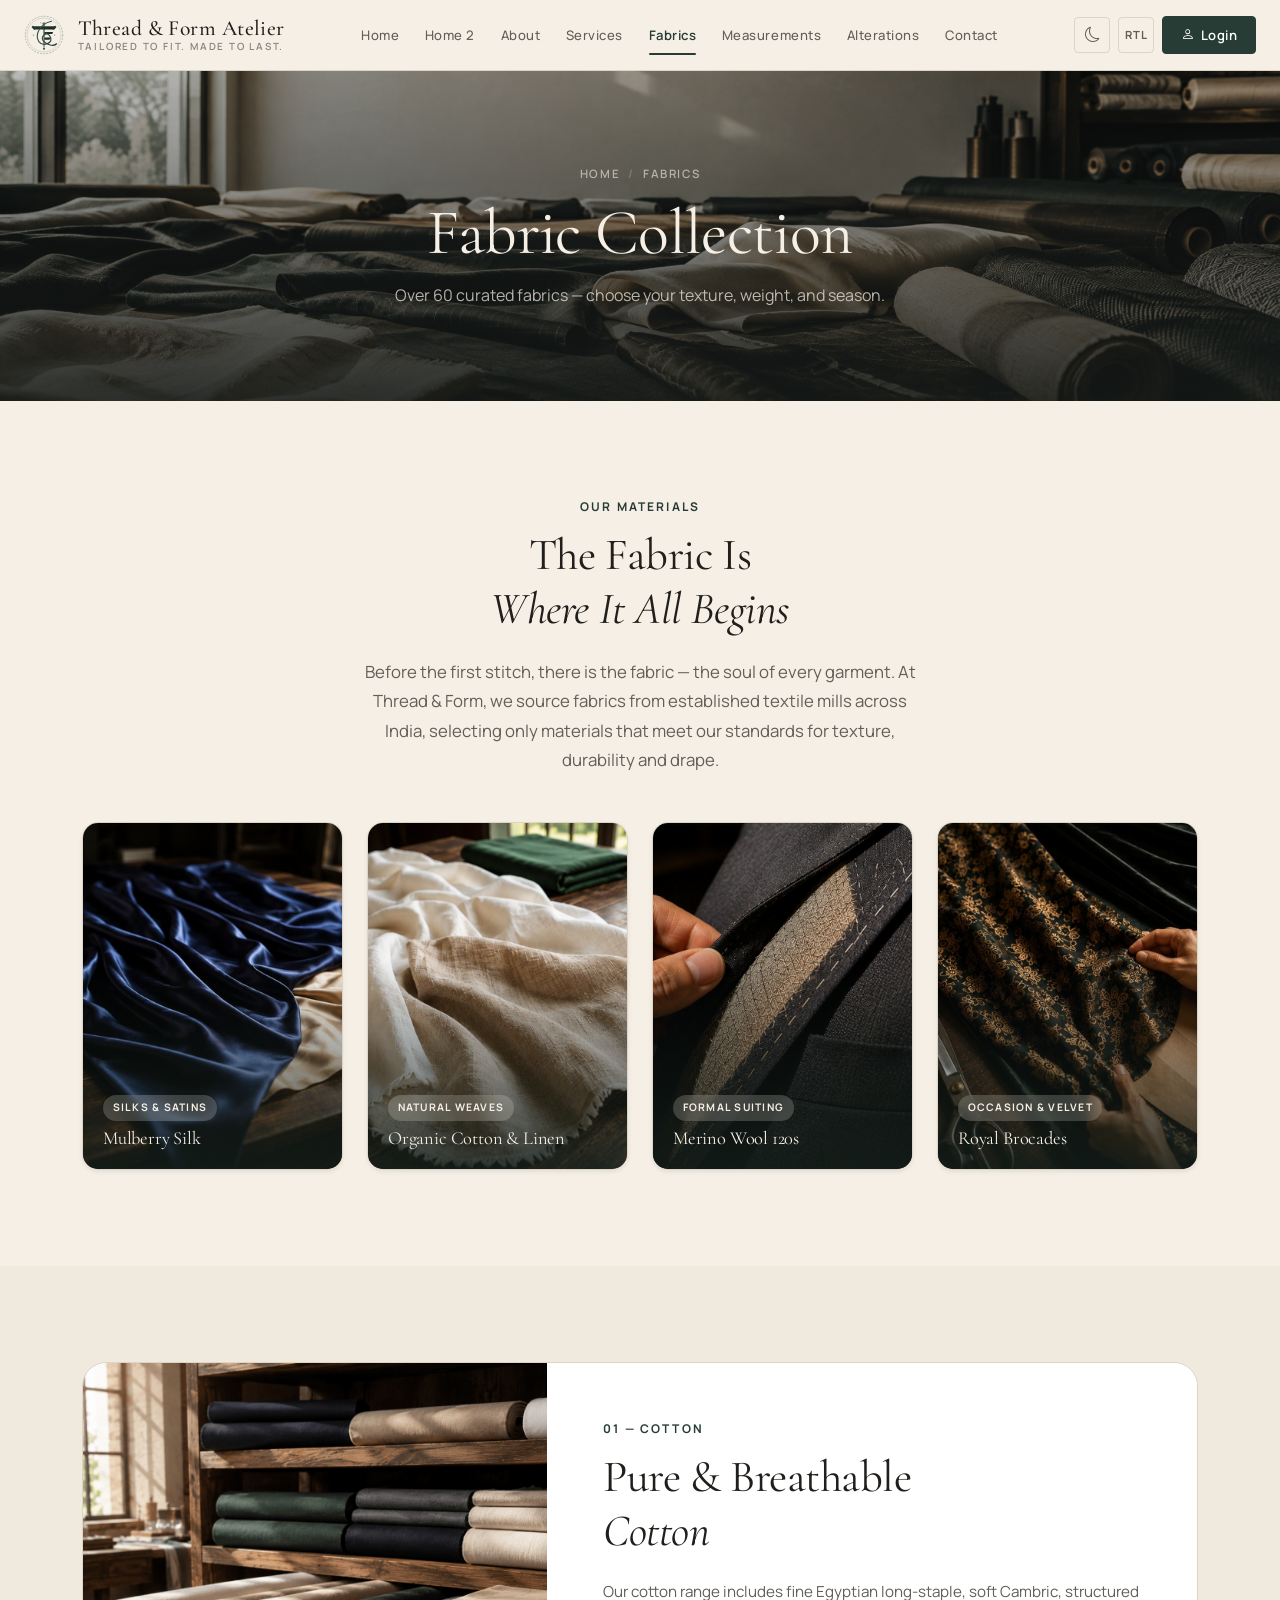
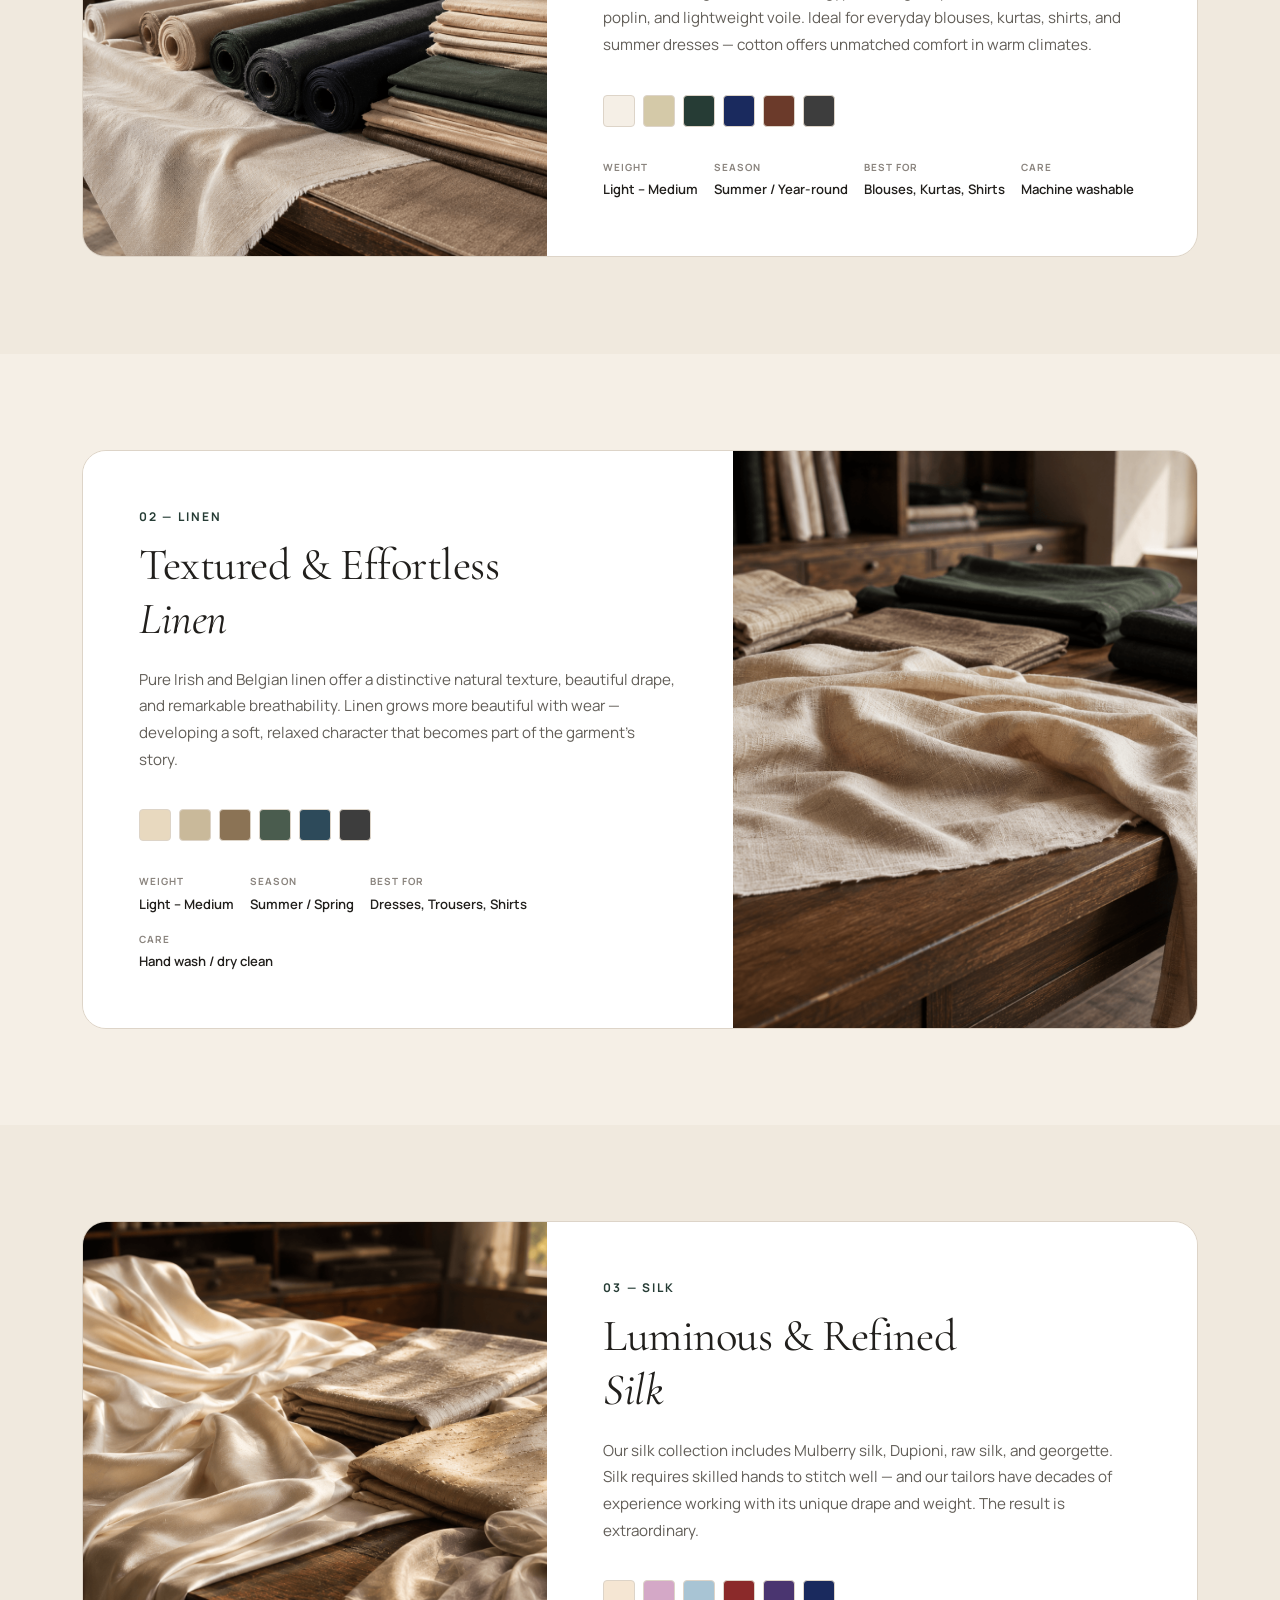
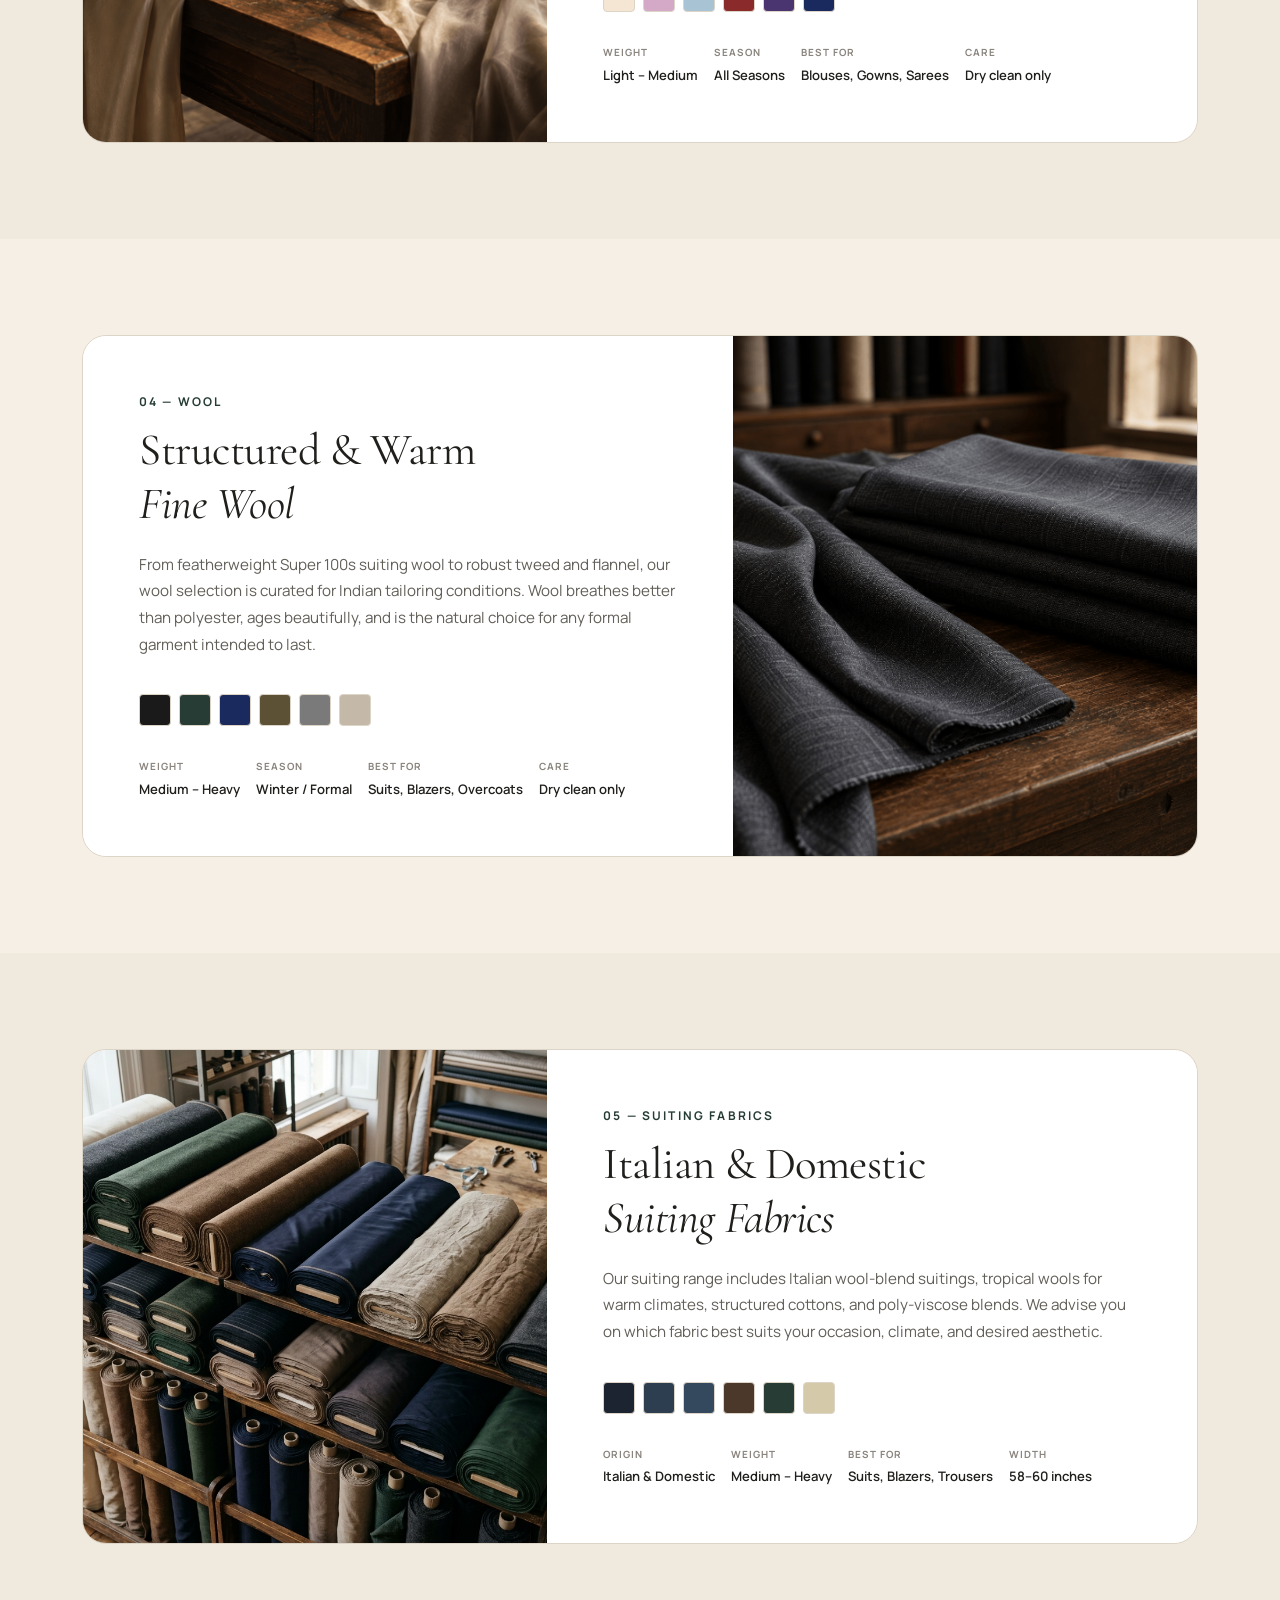
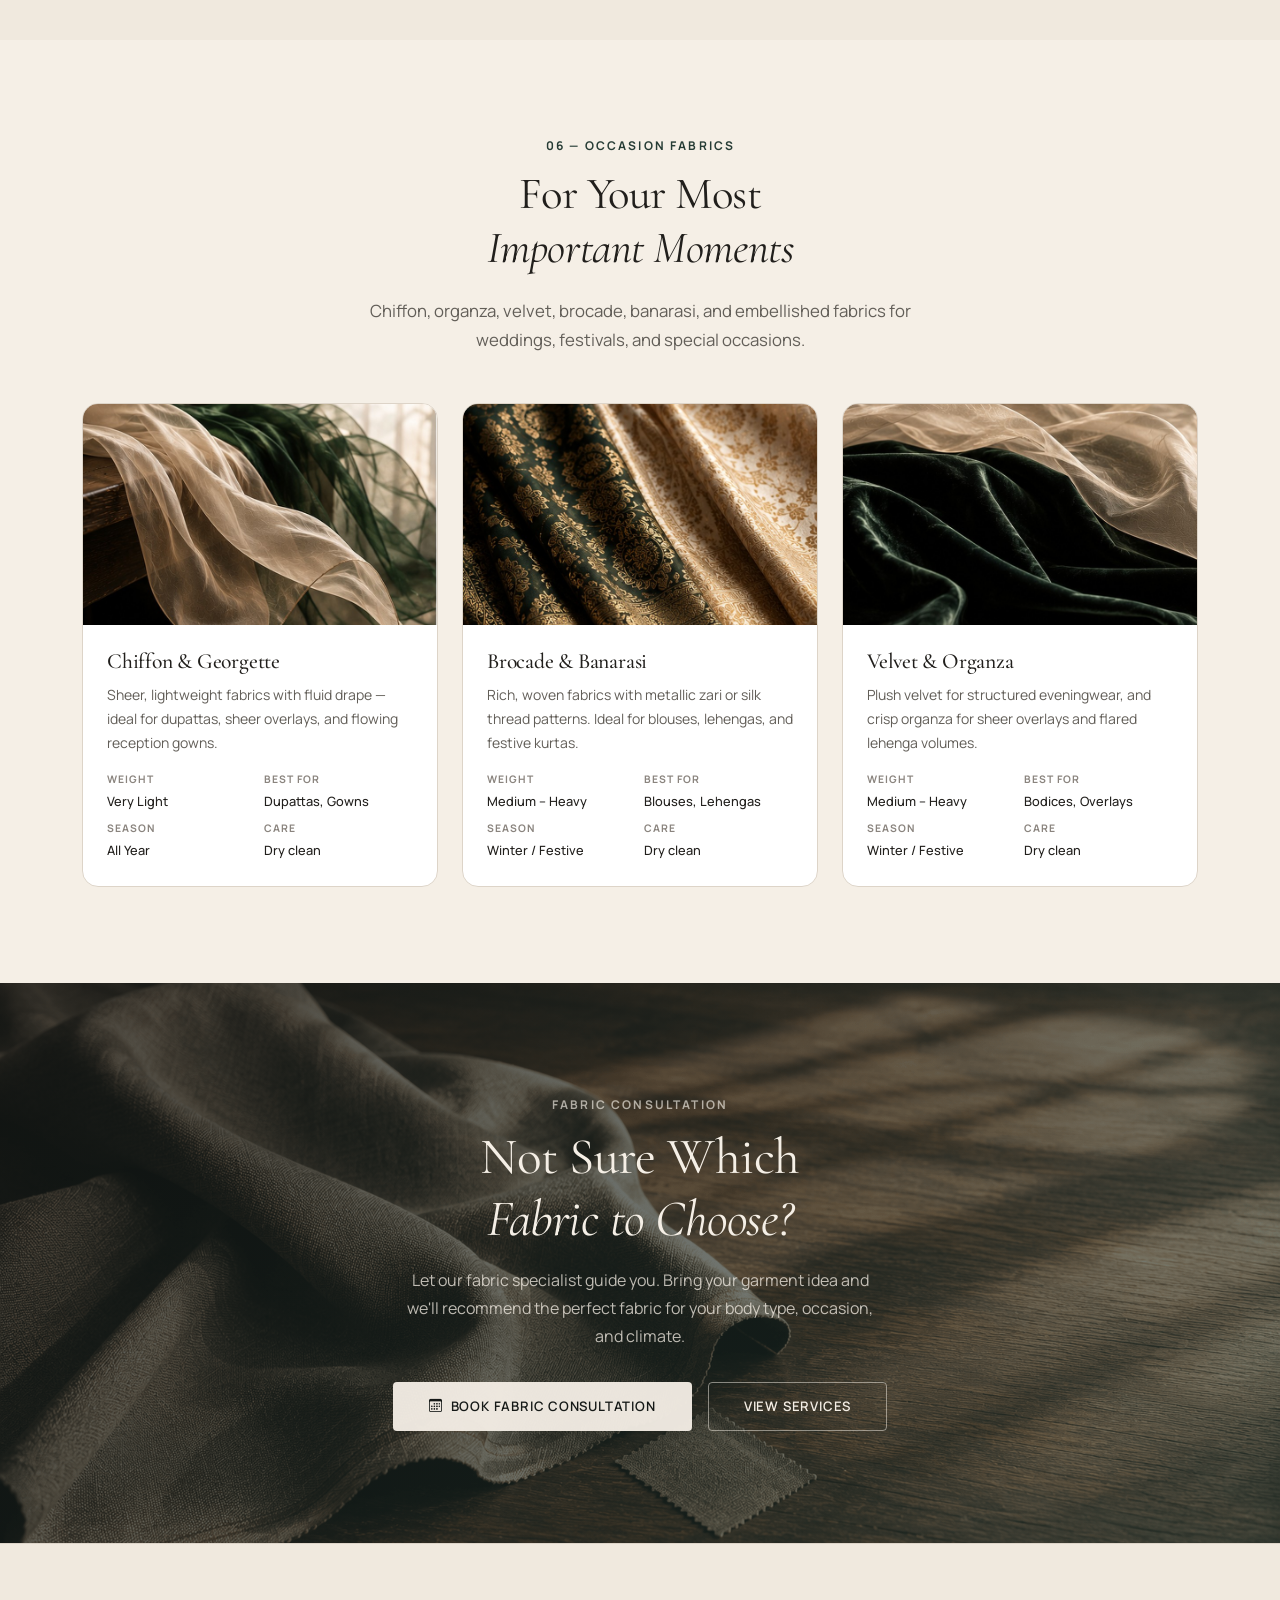
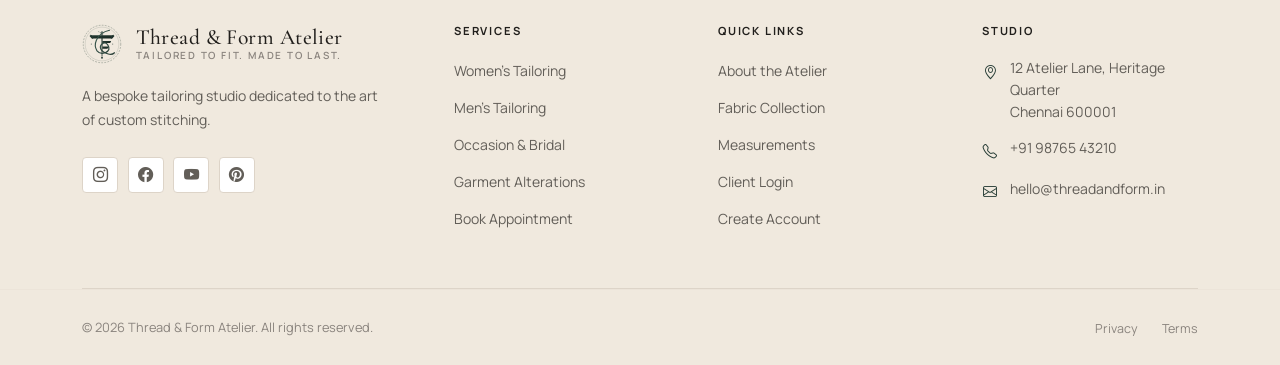
<file: fabrics.html>
<!DOCTYPE html>
<html lang="en" dir="ltr" data-theme="light">
<head>
  <meta charset="UTF-8" />
  <meta name="viewport" content="width=device-width, initial-scale=1.0" />
  <link rel="icon" type="image/svg+xml" href="assets/images/common/logo.svg" />
  <meta name="description" content="Thread &amp; Form Atelier Fabric Collection — Cotton, linen, silk, wool, suiting and occasion fabrics. Expert fabric consultation for your custom garment." />
  <title>Fabrics | Thread &amp; Form Atelier</title>
  <link rel="stylesheet" href="https://cdn.jsdelivr.net/npm/bootstrap@5.3.3/dist/css/bootstrap.min.css" />
  <link rel="stylesheet" href="https://cdn.jsdelivr.net/npm/bootstrap-icons@1.11.3/font/bootstrap-icons.min.css" />
  <script src="assets/js/theme.js"></script>
  <script src="assets/js/rtl.js"></script>
  <link rel="stylesheet" href="assets/css/main.css" />
  <link rel="stylesheet" href="assets/css/header.css" />
  <link rel="stylesheet" href="assets/css/banner.css" />
  <link rel="stylesheet" href="assets/css/buttons.css" />
  <link rel="stylesheet" href="assets/css/cards.css" />
  <link rel="stylesheet" href="assets/css/forms.css" />
  <link rel="stylesheet" href="assets/css/footer.css" />
  <link rel="stylesheet" href="assets/css/dark-theme.css" />
  <link rel="stylesheet" href="assets/css/rtl.css" />
  <link rel="stylesheet" href="assets/css/desktop.css" />
  <link rel="stylesheet" href="assets/css/tablet.css" />
  <link rel="stylesheet" href="assets/css/mobile.css" />
  <style>
    .fabric-editorial {
      display: grid;
      grid-template-columns: 1fr 1.4fr;
      gap: 0;
      border: 1px solid var(--color-border);
      border-radius: var(--radius-xl);
      overflow: hidden;
    }
    .fabric-editorial.reverse { grid-template-columns: 1.4fr 1fr; }
    .fabric-editorial-image { position: relative; min-height: 400px; }
    .fabric-editorial-image img { position: absolute; inset: 0; width: 100%; height: 100%; object-fit: cover; }
    .fabric-editorial-content { padding: 3.5rem; background: var(--bg-card); display: flex; flex-direction: column; justify-content: center; }
    .fabric-swatch-strip {
      display: flex;
      gap: 0.5rem;
      margin: 1rem 0;
    }
    .fabric-swatch {
      width: 32px;
      height: 32px;
      border-radius: 4px;
      border: 1px solid var(--color-border);
      flex-shrink: 0;
    }
    .fabric-property-row {
      display: flex;
      gap: 1rem;
      flex-wrap: wrap;
      margin-top: 1rem;
    }
    .fabric-property {
      display: flex;
      flex-direction: column;
      gap: 0.15rem;
    }
    .fabric-property-label { font-size: 0.62rem; font-weight: 700; letter-spacing: 0.1em; text-transform: uppercase; color: var(--color-muted); }
    .fabric-property-value { font-size: 0.82rem; font-weight: 600; color: var(--color-heading); }
    @media (max-width: 991.98px) {
      .fabric-editorial, .fabric-editorial.reverse { grid-template-columns: 1fr; }
      .fabric-editorial-image { min-height: 280px; }
      .fabric-editorial-content { padding: 2rem; }
      .fabric-editorial-image { order: -1 !important; }
    }
  </style>
</head>
<body>

<!-- HEADER -->
<header class="site-header" id="site-header" role="banner">
  <div class="container-fluid px-0">
    <nav class="navbar-inner" aria-label="Main navigation">
      <a href="index.html" class="navbar-brand-group" aria-label="Thread and Form Atelier — Home">
        <img src="assets/images/common/logo.svg" alt="Thread and Form Atelier logo" class="brand-logo" width="40" height="40" />
        <span class="brand-text"><span class="brand-name">Thread &amp; Form Atelier</span><span class="brand-tagline">Tailored to Fit. Made to Last.</span></span>
      </a>
      <ul class="navbar-nav-center" role="list">
        <li><a href="index.html" class="nav-item-link">Home</a></li>
        <li><a href="home2.html" class="nav-item-link">Home 2</a></li>
        <li><a href="about.html" class="nav-item-link">About</a></li>
        <li><a href="services.html" class="nav-item-link">Services</a></li>
        <li><a href="fabrics.html" class="nav-item-link active" aria-current="page">Fabrics</a></li>
        <li><a href="measurement-guide.html" class="nav-item-link">Measurements</a></li>
        <li><a href="alterations.html" class="nav-item-link">Alterations</a></li>
        <li><a href="contact.html" class="nav-item-link">Contact</a></li>
      </ul>
      <div class="navbar-controls">
        <button class="ctrl-btn" data-theme-toggle aria-label="Toggle Dark Mode"><i class="bi bi-moon theme-icon"></i></button>
        <button class="ctrl-btn" data-dir-toggle aria-label="Toggle RTL"><span class="ctrl-btn-label dir-label">RTL</span></button>
        <a href="login.html" class="btn-nav-login"><i class="bi bi-person"></i> Login</a>
      </div>
      <button class="navbar-toggler" id="mobile-toggler" aria-label="Open navigation" aria-expanded="false" aria-controls="mobile-drawer">
        <span class="toggler-bar"></span><span class="toggler-bar"></span><span class="toggler-bar"></span>
      </button>
    </nav>
  </div>
</header>
<nav class="mobile-nav-drawer" id="mobile-drawer" aria-label="Mobile navigation">
  <ul class="mobile-nav-list">
    <li><a href="index.html">Home</a></li><li><a href="home2.html">Home 2</a></li>
    <li><a href="about.html">About</a></li><li><a href="services.html">Services</a></li>
    <li><a href="fabrics.html" class="active">Fabrics</a></li><li><a href="measurement-guide.html">Measurements</a></li>
    <li><a href="alterations.html">Alterations</a></li><li><a href="contact.html">Contact</a></li>
  </ul>
  <div class="mobile-nav-controls">
    <button class="ctrl-btn" data-theme-toggle aria-label="Toggle Dark Mode"><i class="bi bi-moon theme-icon"></i></button>
    <button class="ctrl-btn" data-dir-toggle aria-label="Toggle RTL"><span class="ctrl-btn-label dir-label">RTL</span></button>
    <a href="login.html" class="btn-nav-login"><i class="bi bi-person"></i> Login</a>
  </div>
</nav>

<main id="main-content">

<!-- BANNER -->
<div class="page-banner">
  <img src="assets/images/hero/fabrics-hero.png" alt="Premium fabric rolls arranged in tailoring studio" class="page-banner-image" loading="eager" />
  <div class="page-banner-overlay" aria-hidden="true"></div>
  <div class="page-banner-content">
    <div class="container">
      <p class="page-banner-breadcrumb"><a href="index.html">Home</a><span class="sep">/</span> Fabrics</p>
      <h1 class="page-banner-title">Fabric Collection</h1>
      <p class="page-banner-subtitle">Over 60 curated fabrics — choose your texture, weight, and season.</p>
    </div>
  </div>
</div>

<!-- INTRO — Our Materials -->
<section aria-labelledby="fab-intro-heading">
  <div class="container">
    <div class="row justify-content-center mb-5">
      <div class="col-lg-8 text-center fade-in">
        <span class="section-label">Our Materials</span>
        <h2 class="section-title" id="fab-intro-heading">The Fabric Is<br><em>Where It All Begins</em></h2>
        <p class="section-subtitle mx-auto">
          Before the first stitch, there is the fabric — the soul of every garment. 
          At Thread &amp; Form, we source fabrics from established textile mills across India, 
          selecting only materials that meet our standards for texture, durability and drape.
        </p>
      </div>
    </div>

    <!-- Creative 4-Image Grid -->
    <div class="row g-4 fade-in">
      <div class="col-sm-6 col-lg-3">
        <div class="position-relative overflow-hidden rounded-4 shadow-sm group-hover-zoom" style="aspect-ratio: 3/4; border: 1px solid var(--color-border);">
          <img src="assets/images/pages/01_mulberry_silk.jpg" alt="Pure Mulberry Silk Fabric Swatches" style="width:100%;height:100%;object-fit:cover;transition:transform 0.6s var(--ease-out-expo);" loading="lazy" class="grid-zoom-img" />
          <div style="position:absolute;inset:0;background:linear-gradient(to top, rgba(20,30,26,0.85) 0%, transparent 60%);"></div>
          <div style="position:absolute;bottom:1.25rem;left:1.25rem;right:1.25rem;color:#F5EFE6;">
            <span style="font-size:0.65rem;font-weight:700;letter-spacing:0.12em;text-transform:uppercase;background:rgba(245,239,230,0.2);backdrop-filter:blur(6px);padding:0.25rem 0.6rem;border-radius:20px;display:inline-block;margin-bottom:0.4rem;">Silks &amp; Satins</span>
            <h4 style="font-family:var(--font-heading);font-size:1.15rem;font-weight:400;margin:0;color:#F5EFE6;">Mulberry Silk</h4>
          </div>
        </div>
      </div>

      <div class="col-sm-6 col-lg-3">
        <div class="position-relative overflow-hidden rounded-4 shadow-sm group-hover-zoom" style="aspect-ratio: 3/4; border: 1px solid var(--color-border);">
          <img src="assets/images/pages/02_organic_cotton_linen.jpg" alt="Handloom Organic Cotton Weave" style="width:100%;height:100%;object-fit:cover;transition:transform 0.6s var(--ease-out-expo);" loading="lazy" class="grid-zoom-img" />
          <div style="position:absolute;inset:0;background:linear-gradient(to top, rgba(20,30,26,0.85) 0%, transparent 60%);"></div>
          <div style="position:absolute;bottom:1.25rem;left:1.25rem;right:1.25rem;color:#F5EFE6;">
            <span style="font-size:0.65rem;font-weight:700;letter-spacing:0.12em;text-transform:uppercase;background:rgba(245,239,230,0.2);backdrop-filter:blur(6px);padding:0.25rem 0.6rem;border-radius:20px;display:inline-block;margin-bottom:0.4rem;">Natural Weaves</span>
            <h4 style="font-family:var(--font-heading);font-size:1.15rem;font-weight:400;margin:0;color:#F5EFE6;">Organic Cotton &amp; Linen</h4>
          </div>
        </div>
      </div>

      <div class="col-sm-6 col-lg-3">
        <div class="position-relative overflow-hidden rounded-4 shadow-sm group-hover-zoom" style="aspect-ratio: 3/4; border: 1px solid var(--color-border);">
          <img src="assets/images/pages/03_merino_wool.jpg" alt="Structured Suiting Wool Textiles" style="width:100%;height:100%;object-fit:cover;transition:transform 0.6s var(--ease-out-expo);" loading="lazy" class="grid-zoom-img" />
          <div style="position:absolute;inset:0;background:linear-gradient(to top, rgba(20,30,26,0.85) 0%, transparent 60%);"></div>
          <div style="position:absolute;bottom:1.25rem;left:1.25rem;right:1.25rem;color:#F5EFE6;">
            <span style="font-size:0.65rem;font-weight:700;letter-spacing:0.12em;text-transform:uppercase;background:rgba(245,239,230,0.2);backdrop-filter:blur(6px);padding:0.25rem 0.6rem;border-radius:20px;display:inline-block;margin-bottom:0.4rem;">Formal Suiting</span>
            <h4 style="font-family:var(--font-heading);font-size:1.15rem;font-weight:400;margin:0;color:#F5EFE6;">Merino Wool 120s</h4>
          </div>
        </div>
      </div>

      <div class="col-sm-6 col-lg-3">
        <div class="position-relative overflow-hidden rounded-4 shadow-sm group-hover-zoom" style="aspect-ratio: 3/4; border: 1px solid var(--color-border);">
          <img src="assets/images/pages/04_royal_brocades.jpg" alt="Heritage Velvet & Brocade Craftsmanship" style="width:100%;height:100%;object-fit:cover;transition:transform 0.6s var(--ease-out-expo);" loading="lazy" class="grid-zoom-img" />
          <div style="position:absolute;inset:0;background:linear-gradient(to top, rgba(20,30,26,0.85) 0%, transparent 60%);"></div>
          <div style="position:absolute;bottom:1.25rem;left:1.25rem;right:1.25rem;color:#F5EFE6;">
            <span style="font-size:0.65rem;font-weight:700;letter-spacing:0.12em;text-transform:uppercase;background:rgba(245,239,230,0.2);backdrop-filter:blur(6px);padding:0.25rem 0.6rem;border-radius:20px;display:inline-block;margin-bottom:0.4rem;">Occasion &amp; Velvet</span>
            <h4 style="font-family:var(--font-heading);font-size:1.15rem;font-weight:400;margin:0;color:#F5EFE6;">Royal Brocades</h4>
          </div>
        </div>
      </div>
    </div>
  </div>
</section>

<!-- SECTION 1 — Cotton -->
<section class="section-alt" aria-labelledby="fab-cotton-heading">
  <div class="container">
    <div class="fabric-editorial fade-in">
      <div class="fabric-editorial-image">
        <img src="assets/images/pages/cotton.png" alt="Cotton fabric rolls in cream and natural tones" loading="lazy" />
      </div>
      <div class="fabric-editorial-content">
        <span class="section-label">01 — Cotton</span>
        <h2 id="fab-cotton-heading" class="section-title">Pure &amp; Breathable<br><em>Cotton</em></h2>
        <p style="font-size:0.95rem;color:var(--color-body);margin-bottom:1.25rem;">
          Our cotton range includes fine Egyptian long-staple, soft Cambric, structured poplin, 
          and lightweight voile. Ideal for everyday blouses, kurtas, shirts, and summer dresses — 
          cotton offers unmatched comfort in warm climates.
        </p>
        <div class="fabric-swatch-strip" aria-label="Available cotton shades">
          <div class="fabric-swatch" style="background:#F5EFE6;" title="Natural White"></div>
          <div class="fabric-swatch" style="background:#d4c9a8;" title="Cream"></div>
          <div class="fabric-swatch" style="background:#263C35;" title="Deep Forest"></div>
          <div class="fabric-swatch" style="background:#1a2a5e;" title="Navy"></div>
          <div class="fabric-swatch" style="background:#6b3a2a;" title="Rust"></div>
          <div class="fabric-swatch" style="background:#3d3d3d;" title="Charcoal"></div>
        </div>
        <div class="fabric-property-row">
          <div class="fabric-property"><span class="fabric-property-label">Weight</span><span class="fabric-property-value">Light – Medium</span></div>
          <div class="fabric-property"><span class="fabric-property-label">Season</span><span class="fabric-property-value">Summer / Year-round</span></div>
          <div class="fabric-property"><span class="fabric-property-label">Best For</span><span class="fabric-property-value">Blouses, Kurtas, Shirts</span></div>
          <div class="fabric-property"><span class="fabric-property-label">Care</span><span class="fabric-property-value">Machine washable</span></div>
        </div>
      </div>
    </div>
  </div>
</section>

<!-- SECTION 2 — Linen -->
<section aria-labelledby="fab-linen-heading">
  <div class="container">
    <div class="fabric-editorial reverse fade-in">
      <div class="fabric-editorial-content" style="order:1;">
        <span class="section-label">02 — Linen</span>
        <h2 id="fab-linen-heading" class="section-title">Textured &amp; Effortless<br><em>Linen</em></h2>
        <p style="font-size:0.95rem;color:var(--color-body);margin-bottom:1.25rem;">
          Pure Irish and Belgian linen offer a distinctive natural texture, beautiful drape, 
          and remarkable breathability. Linen grows more beautiful with wear — developing a 
          soft, relaxed character that becomes part of the garment's story.
        </p>
        <div class="fabric-swatch-strip" aria-label="Available linen shades">
          <div class="fabric-swatch" style="background:#e8d9bf;" title="Natural Linen"></div>
          <div class="fabric-swatch" style="background:#c9b99a;" title="Warm Beige"></div>
          <div class="fabric-swatch" style="background:#8b7355;" title="Khaki"></div>
          <div class="fabric-swatch" style="background:#4a5c4e;" title="Sage"></div>
          <div class="fabric-swatch" style="background:#2d4a5a;" title="Teal"></div>
          <div class="fabric-swatch" style="background:#3d3d3d;" title="Charcoal"></div>
        </div>
        <div class="fabric-property-row">
          <div class="fabric-property"><span class="fabric-property-label">Weight</span><span class="fabric-property-value">Light – Medium</span></div>
          <div class="fabric-property"><span class="fabric-property-label">Season</span><span class="fabric-property-value">Summer / Spring</span></div>
          <div class="fabric-property"><span class="fabric-property-label">Best For</span><span class="fabric-property-value">Dresses, Trousers, Shirts</span></div>
          <div class="fabric-property"><span class="fabric-property-label">Care</span><span class="fabric-property-value">Hand wash / dry clean</span></div>
        </div>
      </div>
      <div class="fabric-editorial-image" style="order:2;">
        <img src="assets/images/pages/linen.png" alt="Linen fabric texture detail" loading="lazy" />
      </div>
    </div>
  </div>
</section>

<!-- SECTION 3 — Silk -->
<section class="section-alt" aria-labelledby="fab-silk-heading">
  <div class="container">
    <div class="fabric-editorial fade-in">
      <div class="fabric-editorial-image">
        <img src="assets/images/pages/silk.png" alt="Silk blouse being stitched with fine embroidery" loading="lazy" />
      </div>
      <div class="fabric-editorial-content">
        <span class="section-label">03 — Silk</span>
        <h2 id="fab-silk-heading" class="section-title">Luminous &amp; Refined<br><em>Silk</em></h2>
        <p style="font-size:0.95rem;color:var(--color-body);margin-bottom:1.25rem;">
          Our silk collection includes Mulberry silk, Dupioni, raw silk, and georgette. 
          Silk requires skilled hands to stitch well — and our tailors have decades of 
          experience working with its unique drape and weight. The result is extraordinary.
        </p>
        <div class="fabric-swatch-strip" aria-label="Available silk shades">
          <div class="fabric-swatch" style="background:#f5e6d3;" title="Ivory"></div>
          <div class="fabric-swatch" style="background:#d4a8c7;" title="Rose"></div>
          <div class="fabric-swatch" style="background:#a8c4d4;" title="Sky Blue"></div>
          <div class="fabric-swatch" style="background:#8b2a2a;" title="Deep Red"></div>
          <div class="fabric-swatch" style="background:#4a3570;" title="Plum"></div>
          <div class="fabric-swatch" style="background:#1a2a5e;" title="Midnight"></div>
        </div>
        <div class="fabric-property-row">
          <div class="fabric-property"><span class="fabric-property-label">Weight</span><span class="fabric-property-value">Light – Medium</span></div>
          <div class="fabric-property"><span class="fabric-property-label">Season</span><span class="fabric-property-value">All Seasons</span></div>
          <div class="fabric-property"><span class="fabric-property-label">Best For</span><span class="fabric-property-value">Blouses, Gowns, Sarees</span></div>
          <div class="fabric-property"><span class="fabric-property-label">Care</span><span class="fabric-property-value">Dry clean only</span></div>
        </div>
      </div>
    </div>
  </div>
</section>

<!-- SECTION 4 — Wool -->
<section aria-labelledby="fab-wool-heading">
  <div class="container">
    <div class="fabric-editorial reverse fade-in">
      <div class="fabric-editorial-content" style="order:1;">
        <span class="section-label">04 — Wool</span>
        <h2 id="fab-wool-heading" class="section-title">Structured &amp; Warm<br><em>Fine Wool</em></h2>
        <p style="font-size:0.95rem;color:var(--color-body);margin-bottom:1.25rem;">
          From featherweight Super 100s suiting wool to robust tweed and flannel, our wool 
          selection is curated for Indian tailoring conditions. Wool breathes better than 
          polyester, ages beautifully, and is the natural choice for any formal garment 
          intended to last.
        </p>
        <div class="fabric-swatch-strip" aria-label="Available wool shades">
          <div class="fabric-swatch" style="background:#1a1a1a;" title="Midnight Black"></div>
          <div class="fabric-swatch" style="background:#263C35;" title="Deep Forest"></div>
          <div class="fabric-swatch" style="background:#1a2a5e;" title="Navy"></div>
          <div class="fabric-swatch" style="background:#5c5035;" title="Dark Camel"></div>
          <div class="fabric-swatch" style="background:#7a7a7a;" title="Medium Grey"></div>
          <div class="fabric-swatch" style="background:#c4b8a8;" title="Light Grey"></div>
        </div>
        <div class="fabric-property-row">
          <div class="fabric-property"><span class="fabric-property-label">Weight</span><span class="fabric-property-value">Medium – Heavy</span></div>
          <div class="fabric-property"><span class="fabric-property-label">Season</span><span class="fabric-property-value">Winter / Formal</span></div>
          <div class="fabric-property"><span class="fabric-property-label">Best For</span><span class="fabric-property-value">Suits, Blazers, Overcoats</span></div>
          <div class="fabric-property"><span class="fabric-property-label">Care</span><span class="fabric-property-value">Dry clean only</span></div>
        </div>
      </div>
      <div class="fabric-editorial-image" style="order:2;">
        <img src="assets/images/pages/wool.png" alt="Fine wool suit jacket with hand-stitched details" loading="lazy" />
      </div>
    </div>
  </div>
</section>

<!-- SECTION 5 — Suiting -->
<section class="section-alt" aria-labelledby="fab-suiting-heading">
  <div class="container">
    <div class="fabric-editorial fade-in">
      <div class="fabric-editorial-image">
        <img src="assets/images/sections/fabric-selection.jpg" alt="Suiting fabric bolts in navy and charcoal tones" loading="lazy" />
      </div>
      <div class="fabric-editorial-content">
        <span class="section-label">05 — Suiting Fabrics</span>
        <h2 id="fab-suiting-heading" class="section-title">Italian &amp; Domestic<br><em>Suiting Fabrics</em></h2>
        <p style="font-size:0.95rem;color:var(--color-body);margin-bottom:1.25rem;">
          Our suiting range includes Italian wool-blend suitings, tropical wools for warm climates, 
          structured cottons, and poly-viscose blends. We advise you on which fabric best suits 
          your occasion, climate, and desired aesthetic.
        </p>
        <div class="fabric-swatch-strip" aria-label="Available suiting shades">
          <div class="fabric-swatch" style="background:#1b2430;" title="Midnight Navy"></div>
          <div class="fabric-swatch" style="background:#2c3e50;" title="Classic Charcoal"></div>
          <div class="fabric-swatch" style="background:#34495e;" title="Slate Blue"></div>
          <div class="fabric-swatch" style="background:#4b382a;" title="Espresso Brown"></div>
          <div class="fabric-swatch" style="background:#263C35;" title="Deep Forest"></div>
          <div class="fabric-swatch" style="background:#d4c9a8;" title="Sand Beige"></div>
        </div>
        <div class="fabric-property-row">
          <div class="fabric-property"><span class="fabric-property-label">Origin</span><span class="fabric-property-value">Italian &amp; Domestic</span></div>
          <div class="fabric-property"><span class="fabric-property-label">Weight</span><span class="fabric-property-value">Medium – Heavy</span></div>
          <div class="fabric-property"><span class="fabric-property-label">Best For</span><span class="fabric-property-value">Suits, Blazers, Trousers</span></div>
          <div class="fabric-property"><span class="fabric-property-label">Width</span><span class="fabric-property-value">58–60 inches</span></div>
        </div>
      </div>
    </div>
  </div>
</section>

<!-- SECTION 6 — Occasion Fabrics -->
<section aria-labelledby="fab-occasion-heading">
  <div class="container">
    <div class="row justify-content-center mb-5">
      <div class="col-lg-7 text-center fade-in">
        <span class="section-label">06 — Occasion Fabrics</span>
        <h2 class="section-title" id="fab-occasion-heading">For Your Most<br><em>Important Moments</em></h2>
        <p class="section-subtitle mx-auto">Chiffon, organza, velvet, brocade, banarasi, and embellished fabrics for weddings, festivals, and special occasions.</p>
      </div>
    </div>
    <div class="row g-4 align-items-stretch">
      <div class="col-sm-6 col-lg-4 fade-in">
        <div class="fabric-card h-100">
          <div class="fabric-card-swatch" style="aspect-ratio: 16 / 10;"><img src="assets/images/pages/01_chiffon_georgette.jpg" alt="Chiffon fabric detail" loading="lazy" /></div>
          <div class="fabric-card-body">
            <h3 class="fabric-name">Chiffon &amp; Georgette</h3>
            <p class="fabric-desc">Sheer, lightweight fabrics with fluid drape — ideal for dupattas, sheer overlays, and flowing reception gowns.</p>
            <div class="fabric-meta mt-auto">
              <div class="fabric-meta-item"><span class="fabric-meta-label">Weight</span><span class="fabric-meta-value">Very Light</span></div>
              <div class="fabric-meta-item"><span class="fabric-meta-label">Best For</span><span class="fabric-meta-value">Dupattas, Gowns</span></div>
              <div class="fabric-meta-item"><span class="fabric-meta-label">Season</span><span class="fabric-meta-value">All Year</span></div>
              <div class="fabric-meta-item"><span class="fabric-meta-label">Care</span><span class="fabric-meta-value">Dry clean</span></div>
            </div>
          </div>
        </div>
      </div>
      <div class="col-sm-6 col-lg-4 fade-in">
        <div class="fabric-card h-100">
          <div class="fabric-card-swatch" style="aspect-ratio: 16 / 10;"><img src="assets/images/pages/02_brocade_banarasi.jpg" alt="Brocade fabric with gold thread weaving" loading="lazy" /></div>
          <div class="fabric-card-body">
            <h3 class="fabric-name">Brocade &amp; Banarasi</h3>
            <p class="fabric-desc">Rich, woven fabrics with metallic zari or silk thread patterns. Ideal for blouses, lehengas, and festive kurtas.</p>
            <div class="fabric-meta mt-auto">
              <div class="fabric-meta-item"><span class="fabric-meta-label">Weight</span><span class="fabric-meta-value">Medium – Heavy</span></div>
              <div class="fabric-meta-item"><span class="fabric-meta-label">Best For</span><span class="fabric-meta-value">Blouses, Lehengas</span></div>
              <div class="fabric-meta-item"><span class="fabric-meta-label">Season</span><span class="fabric-meta-value">Winter / Festive</span></div>
              <div class="fabric-meta-item"><span class="fabric-meta-label">Care</span><span class="fabric-meta-value">Dry clean</span></div>
            </div>
          </div>
        </div>
      </div>
      <div class="col-sm-6 col-lg-4 fade-in">
        <div class="fabric-card h-100">
          <div class="fabric-card-swatch" style="aspect-ratio: 16 / 10;"><img src="assets/images/pages/03_velvet_organza.jpg" alt="Velvet fabric in deep jewel tones" loading="lazy" /></div>
          <div class="fabric-card-body">
            <h3 class="fabric-name">Velvet &amp; Organza</h3>
            <p class="fabric-desc">Plush velvet for structured eveningwear, and crisp organza for sheer overlays and flared lehenga volumes.</p>
            <div class="fabric-meta mt-auto">
              <div class="fabric-meta-item"><span class="fabric-meta-label">Weight</span><span class="fabric-meta-value">Medium – Heavy</span></div>
              <div class="fabric-meta-item"><span class="fabric-meta-label">Best For</span><span class="fabric-meta-value">Bodices, Overlays</span></div>
              <div class="fabric-meta-item"><span class="fabric-meta-label">Season</span><span class="fabric-meta-value">Winter / Festive</span></div>
              <div class="fabric-meta-item"><span class="fabric-meta-label">Care</span><span class="fabric-meta-value">Dry clean</span></div>
            </div>
          </div>
        </div>
      </div>
    </div>
  </div>
</section>

<!-- SECTION 7 — Fabric Consultation CTA -->
<section class="position-relative overflow-hidden" style="padding:7rem 0;" aria-labelledby="fab-cta-heading">
  <img src="assets/images/cta/fabrics-cta.png" alt="Fabric consultation with measuring tools" style="position:absolute;inset:0;width:100%;height:100%;object-fit:cover;" loading="lazy" aria-hidden="true" />
  <div class="overlay-dark" aria-hidden="true"></div>
  <div class="container position-relative" style="z-index:2;">
    <div class="row justify-content-center">
      <div class="col-lg-7 text-center">
        <span class="section-label" style="color:rgba(245,239,230,0.65);">Fabric Consultation</span>
        <h2 id="fab-cta-heading" style="font-family:var(--font-heading);font-size:clamp(2rem,4vw,3.25rem);color:#F5EFE6;margin-bottom:1rem;">
          Not Sure Which<br><em>Fabric to Choose?</em>
        </h2>
        <p style="color:rgba(245,239,230,0.75);font-size:1rem;max-width:480px;margin:0 auto 2rem;line-height:1.75;">
          Let our fabric specialist guide you. Bring your garment idea and we'll 
          recommend the perfect fabric for your body type, occasion, and climate.
        </p>
        <div class="d-flex justify-content-center gap-3 flex-wrap">
          <a href="contact.html" class="btn btn-white btn-lg" id="fab-cta-btn"><i class="bi bi-calendar3"></i> Book Fabric Consultation</a>
          <a href="services.html" class="btn btn-outline-white btn-lg" id="fab-services-btn">View Services</a>
        </div>
      </div>
    </div>
  </div>
</section>

</main>

<!-- FOOTER -->
<footer class="site-footer" role="contentinfo">
  <div class="container">
    <div class="footer-top">
      <div class="footer-brand">
        <a href="index.html" class="navbar-brand-group footer-brand-group" aria-label="Thread and Form Atelier — Home">
          <img src="assets/images/common/logo.svg" alt="Thread and Form Atelier logo" class="brand-logo" width="40" height="40" />
          <span class="brand-text">
            <span class="brand-name">Thread &amp; Form Atelier</span>
            <span class="brand-tagline">TAILORED TO FIT. MADE TO LAST.</span>
          </span>
        </a><p class="footer-about">A bespoke tailoring studio dedicated to the art of custom stitching.</p><div class="footer-social"><a href="#" class="footer-social-link" aria-label="Instagram"><i class="bi bi-instagram"></i></a><a href="#" class="footer-social-link" aria-label="Facebook"><i class="bi bi-facebook"></i></a><a href="#" class="footer-social-link" aria-label="YouTube"><i class="bi bi-youtube"></i></a><a href="#" class="footer-social-link" aria-label="Pinterest"><i class="bi bi-pinterest"></i></a></div></div>
      <div><h2 class="footer-col-title">Services</h2><ul class="footer-nav-list"><li><a href="services.html">Women's Tailoring</a></li><li><a href="services.html">Men's Tailoring</a></li><li><a href="services.html">Occasion &amp; Bridal</a></li><li><a href="alterations.html">Garment Alterations</a></li><li><a href="contact.html">Book Appointment</a></li></ul></div>
      <div><h2 class="footer-col-title">Quick Links</h2><ul class="footer-nav-list"><li><a href="about.html">About the Atelier</a></li><li><a href="fabrics.html">Fabric Collection</a></li><li><a href="measurement-guide.html">Measurements</a></li><li><a href="login.html">Client Login</a></li><li><a href="signup.html">Create Account</a></li></ul></div>
      <div><h2 class="footer-col-title">Studio</h2><div class="footer-studio-item"><i class="bi bi-geo-alt footer-studio-icon"></i><p class="footer-studio-text">12 Atelier Lane, Heritage Quarter<br>Chennai 600001</p></div><div class="footer-studio-item"><i class="bi bi-telephone footer-studio-icon"></i><p class="footer-studio-text">+91 98765 43210</p></div><div class="footer-studio-item"><i class="bi bi-envelope footer-studio-icon"></i><p class="footer-studio-text">hello@threadandform.in</p></div></div>
    </div>
  </div>
  <hr class="footer-divider" />
  <div class="container"><div class="footer-bottom"><p class="footer-copyright">&copy; 2026 Thread &amp; Form Atelier. All rights reserved.</p><ul class="footer-bottom-links"><li><a href="#">Privacy</a></li><li><a href="#">Terms</a></li></ul></div></div>
</footer>
<script src="https://cdn.jsdelivr.net/npm/bootstrap@5.3.3/dist/js/bootstrap.bundle.min.js"></script>
<script src="assets/js/main.js"></script>
</body>
</html>
</file>
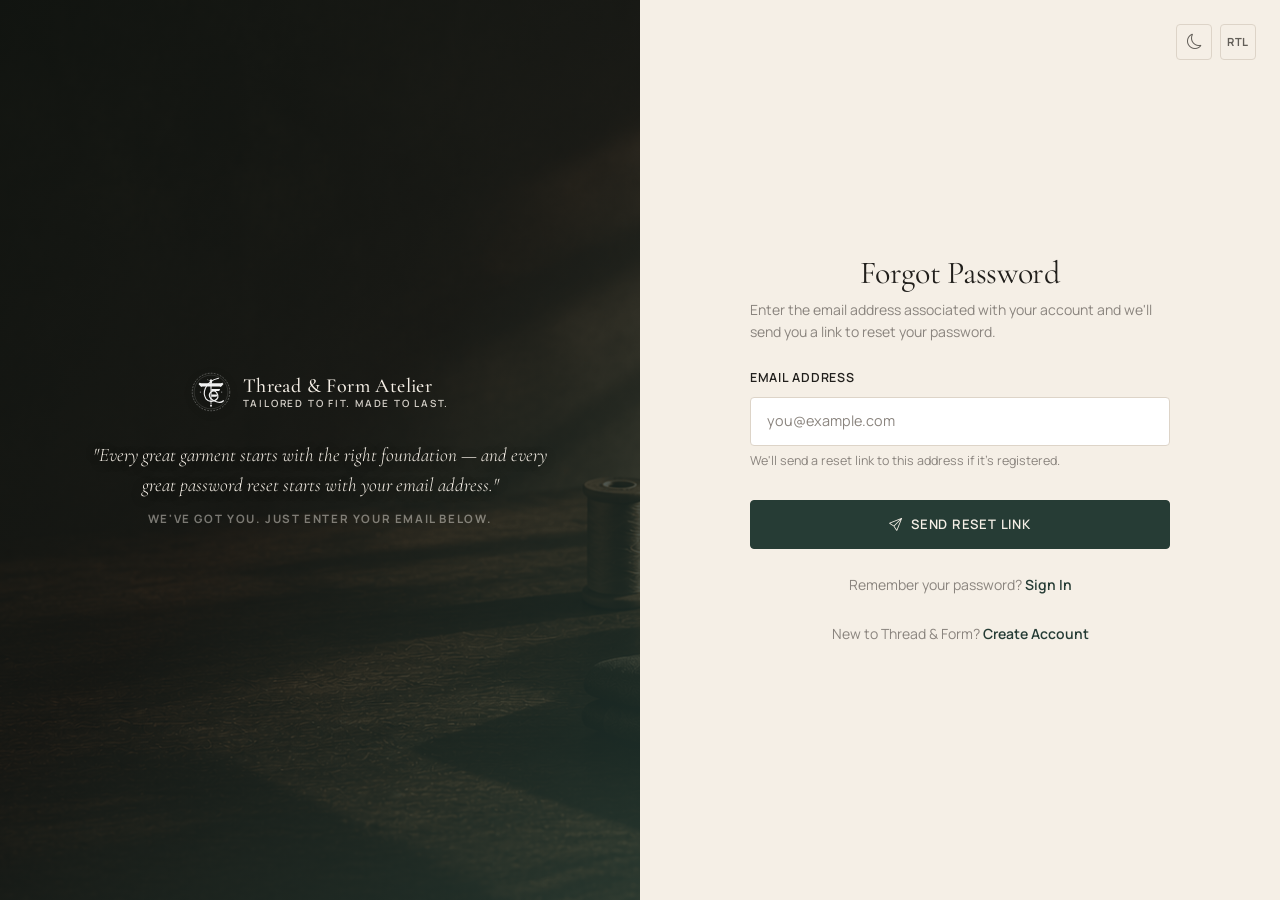
<file: forgot-password.html>
<!DOCTYPE html>
<html lang="en" dir="ltr" data-theme="light">
<head>
  <meta charset="UTF-8" />
  <meta name="viewport" content="width=device-width, initial-scale=1.0" />
  <link rel="icon" type="image/svg+xml" href="assets/images/common/logo.svg" />
  <meta name="description" content="Reset your Thread &amp; Form Atelier account password. Enter your email to receive a reset link." />
  <title>Forgot Password | Thread &amp; Form Atelier</title>
  <link rel="stylesheet" href="https://cdn.jsdelivr.net/npm/bootstrap@5.3.3/dist/css/bootstrap.min.css" />
  <link rel="stylesheet" href="https://cdn.jsdelivr.net/npm/bootstrap-icons@1.11.3/font/bootstrap-icons.min.css" />
  <script src="assets/js/theme.js"></script>
  <script src="assets/js/rtl.js"></script>
  <link rel="stylesheet" href="assets/css/main.css" />
  <link rel="stylesheet" href="assets/css/header.css" />
  <link rel="stylesheet" href="assets/css/buttons.css" />
  <link rel="stylesheet" href="assets/css/forms.css" />
  <link rel="stylesheet" href="assets/css/auth.css" />
  <link rel="stylesheet" href="assets/css/dark-theme.css" />
  <link rel="stylesheet" href="assets/css/rtl.css" />
  <link rel="stylesheet" href="assets/css/desktop.css" />
  <link rel="stylesheet" href="assets/css/tablet.css" />
  <link rel="stylesheet" href="assets/css/mobile.css" />
  <style>
    .reset-success {
      display: none;
      text-align: center;
      padding: 2rem;
      animation: fadeIn 0.5s ease;
    }
    @keyframes fadeIn { from { opacity: 0; transform: translateY(10px); } to { opacity: 1; transform: translateY(0); } }
    .reset-success-icon {
      width: 72px;
      height: 72px;
      border-radius: 50%;
      background: rgba(38,60,53,0.1);
      display: flex;
      align-items: center;
      justify-content: center;
      margin: 0 auto 1.25rem;
      font-size: 2rem;
      color: var(--color-primary);
    }
    [data-theme="dark"] .reset-success-icon { background: rgba(170,187,175,0.15); color: #AABBAF; }
  </style>
</head>
<body>

<div class="auth-page">

  <!-- Image Panel -->
  <div class="auth-image-panel" aria-hidden="true">
    <img src="assets/images/hero/forgot-bg.png" alt="" class="auth-image" />
    <div class="auth-image-overlay"></div>
    <div class="auth-image-content">
      <a href="index.html" class="navbar-brand-group" aria-label="Thread and Form Atelier — Home">
        <img src="assets/images/common/logo.svg" alt="Thread and Form Atelier logo" class="brand-logo auth-image-logo" width="52" height="52" />
        <span class="brand-text">
          <span class="brand-name">Thread &amp; Form Atelier</span>
          <span class="brand-tagline">TAILORED TO FIT. MADE TO LAST.</span>
        </span>
      </a>
      <blockquote class="auth-image-quote">
        "Every great garment starts with the right foundation — and every great password reset starts with your email address."
      </blockquote>
      <div class="auth-image-meta">We've got you. Just enter your email below.</div>
    </div>
  </div>

  <!-- Form Panel -->
  <div class="auth-form-panel">
    <div class="auth-controls" aria-label="Display controls">
      <button class="ctrl-btn" data-theme-toggle id="forgot-theme-toggle" title="Toggle Dark Mode" aria-label="Toggle Dark Mode">
        <i class="bi bi-moon theme-icon"></i>
      </button>
      <button class="ctrl-btn" data-dir-toggle id="forgot-dir-toggle" title="Toggle RTL" aria-label="Toggle RTL">
        <span class="ctrl-btn-label dir-label">RTL</span>
      </button>
    </div>

    <div class="auth-inner">
      <a href="index.html" class="navbar-brand-group auth-mobile-brand mb-4" aria-label="Thread and Form Atelier — Home">
        <img src="assets/images/common/logo.svg" alt="Thread and Form Atelier logo" class="brand-logo" width="40" height="40" />
        <span class="brand-text">
          <span class="brand-name">Thread &amp; Form Atelier</span>
          <span class="brand-tagline">TAILORED TO FIT. MADE TO LAST.</span>
        </span>
      </a>

      <!-- Form Section -->
      <div id="forgot-form-section">
        <h1 class="auth-title">Forgot Password</h1>
        <p class="auth-subtitle">
          Enter the email address associated with your account and we'll send you 
          a link to reset your password.
        </p>

        <form class="auth-form" id="forgot-form" action="#" method="POST" novalidate aria-label="Password reset request form">
          <div class="form-group">
            <label class="form-label" for="forgot-email">Email Address</label>
            <input
              type="email"
              class="form-control"
              id="forgot-email"
              name="email"
              placeholder="you@example.com"
              required
              autocomplete="email"
            />
            <span class="form-hint">We'll send a reset link to this address if it's registered.</span>
          </div>

          <button type="submit" class="btn btn-primary btn-lg w-100 mt-2" id="forgot-submit-btn">
            <i class="bi bi-send"></i> Send Reset Link
          </button>
        </form>
      </div>

      <!-- Success Message (shown after form submit) -->
      <div class="reset-success" id="forgot-success-section" role="status" aria-live="polite">
        <div class="reset-success-icon">
          <i class="bi bi-envelope-check" aria-hidden="true"></i>
        </div>
        <h2 style="font-family:var(--font-heading);font-size:1.75rem;color:var(--color-heading);margin-bottom:0.75rem;">Check Your Email</h2>
        <p style="font-size:0.95rem;color:var(--color-body);max-width:340px;margin:0 auto 1.5rem;line-height:1.7;">
          If an account with that email exists, we've sent a password reset link. 
          Please check your inbox and spam folder.
        </p>
        <a href="login.html" class="btn btn-primary btn-md" id="forgot-return-btn">
          Return to Login
        </a>
      </div>

      <div id="forgot-links-section">
        <p class="auth-switch-text">
          Remember your password?
          <a href="login.html" class="auth-switch-link" id="forgot-login-link">Sign In</a>
        </p>
        <p class="auth-switch-text">
          New to Thread &amp; Form?
          <a href="signup.html" class="auth-switch-link" id="forgot-signup-link">Create Account</a>
        </p>
      </div>
    </div>
  </div>

</div>

<script src="https://cdn.jsdelivr.net/npm/bootstrap@5.3.3/dist/js/bootstrap.bundle.min.js"></script>
<script src="assets/js/main.js"></script>
<script>
  // Forgot password form simulation
  const forgotForm = document.getElementById('forgot-form');
  if (forgotForm) {
    forgotForm.addEventListener('submit', function(e) {
      e.preventDefault();
      const emailInput = document.getElementById('forgot-email');
      if (!emailInput.value.includes('@')) return;
      const btn = document.getElementById('forgot-submit-btn');
      btn.disabled = true;
      btn.textContent = 'Sending…';
      setTimeout(function() {
        document.getElementById('forgot-form-section').style.display = 'none';
        document.getElementById('forgot-links-section').style.display = 'none';
        const success = document.getElementById('forgot-success-section');
        success.style.display = 'block';
      }, 1500);
    });
  }
</script>
</body>
</html>
</file>
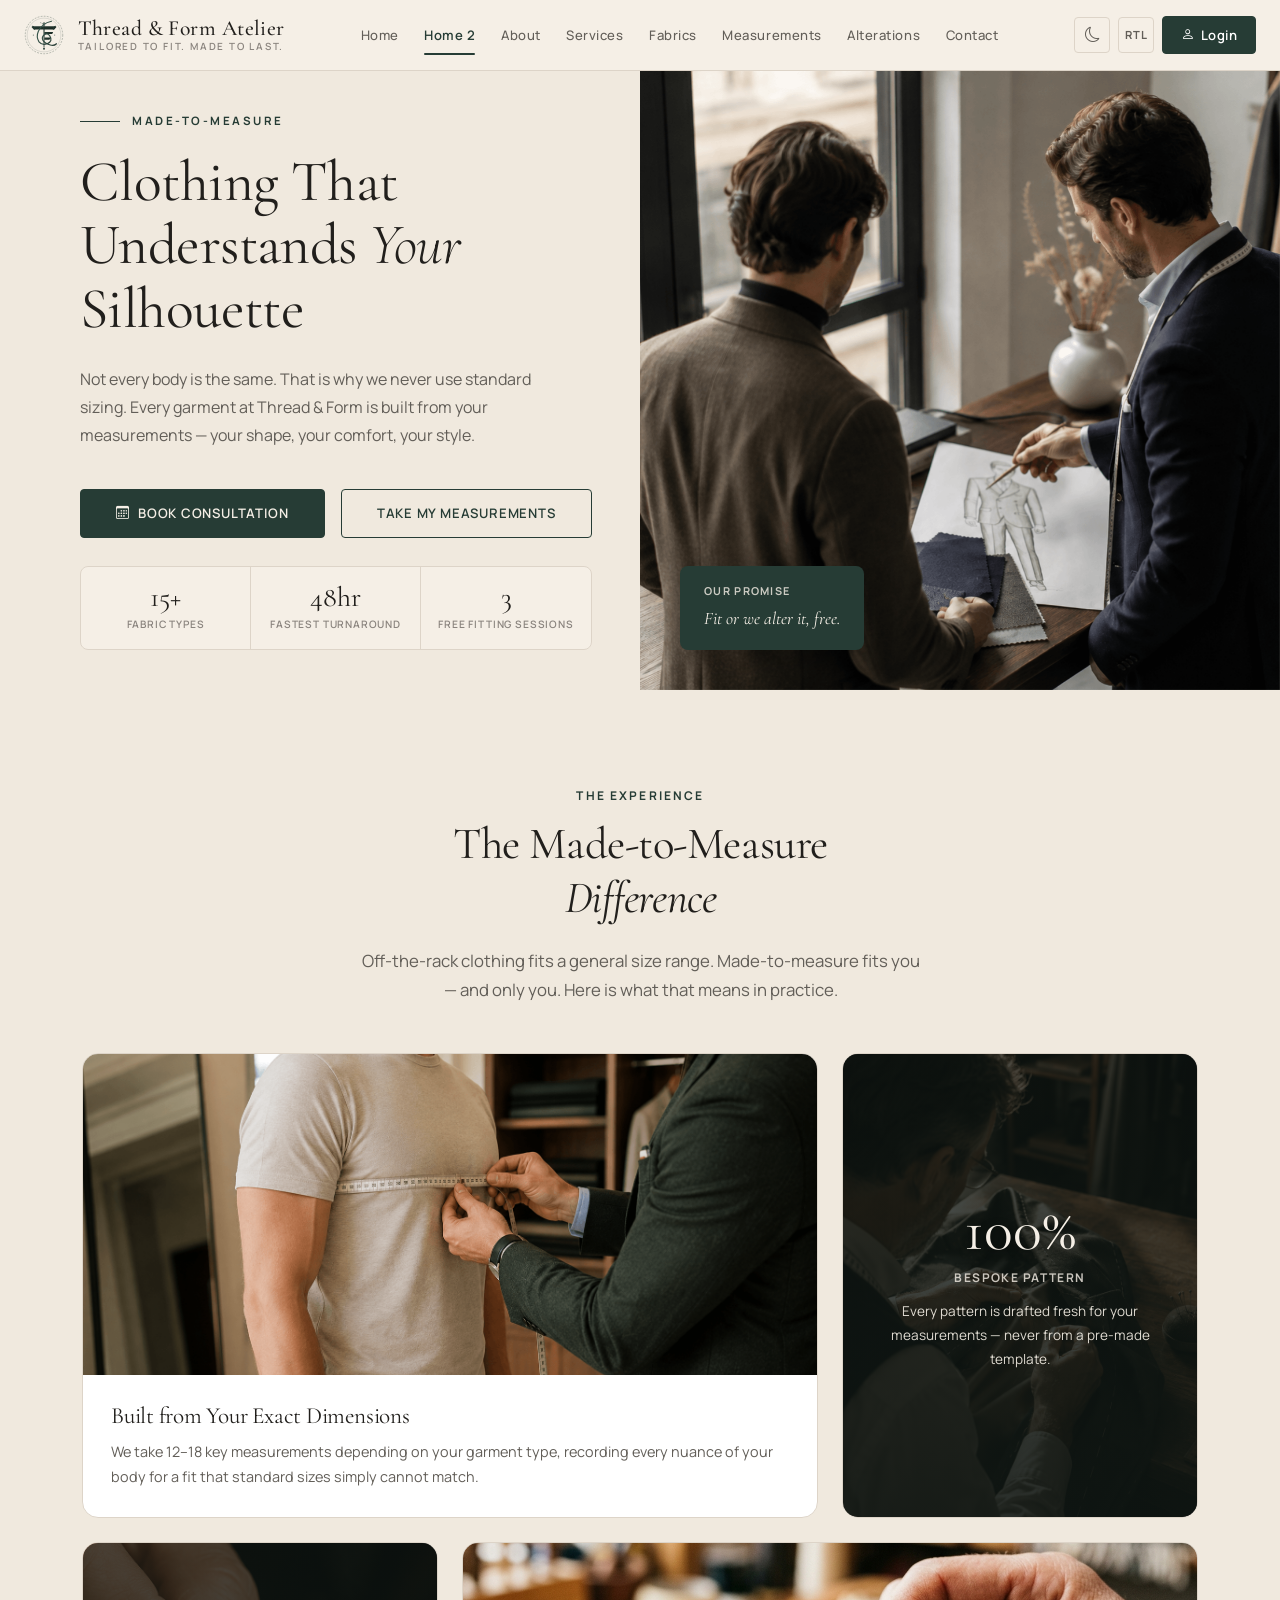
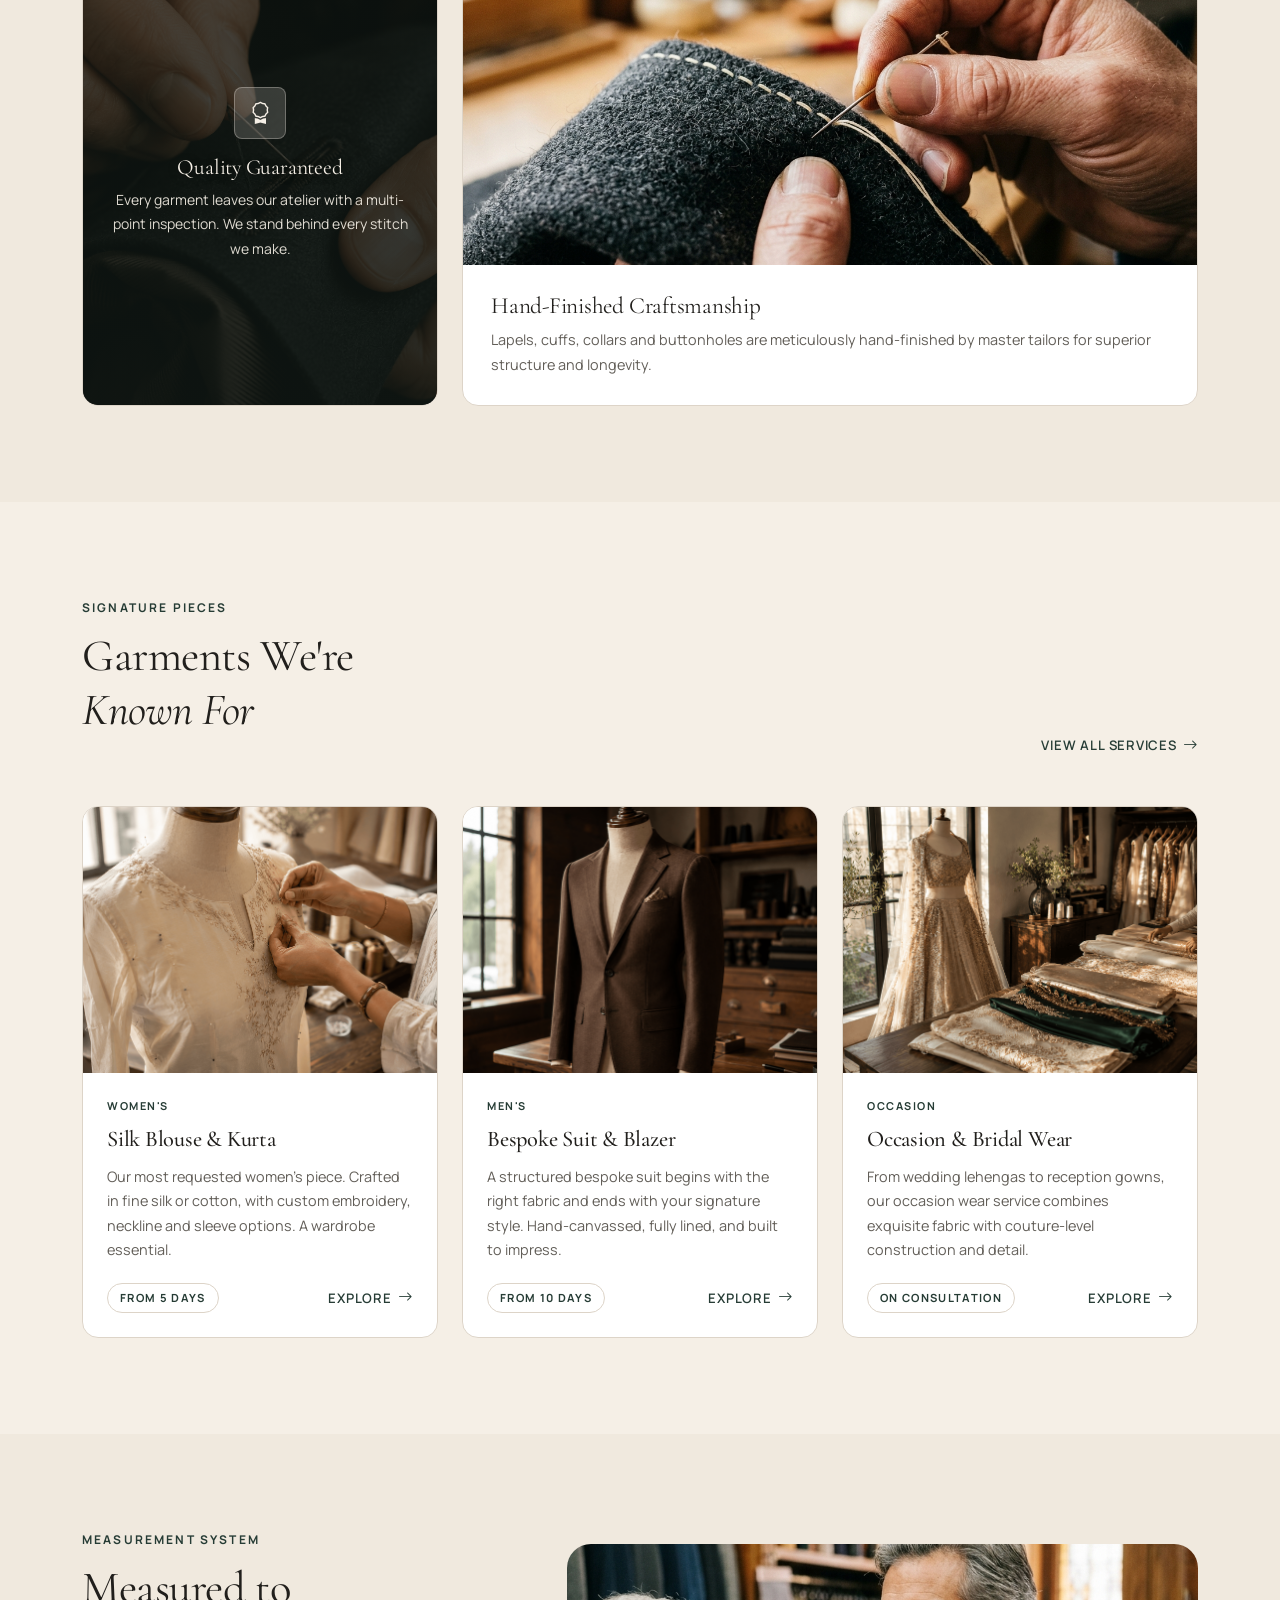
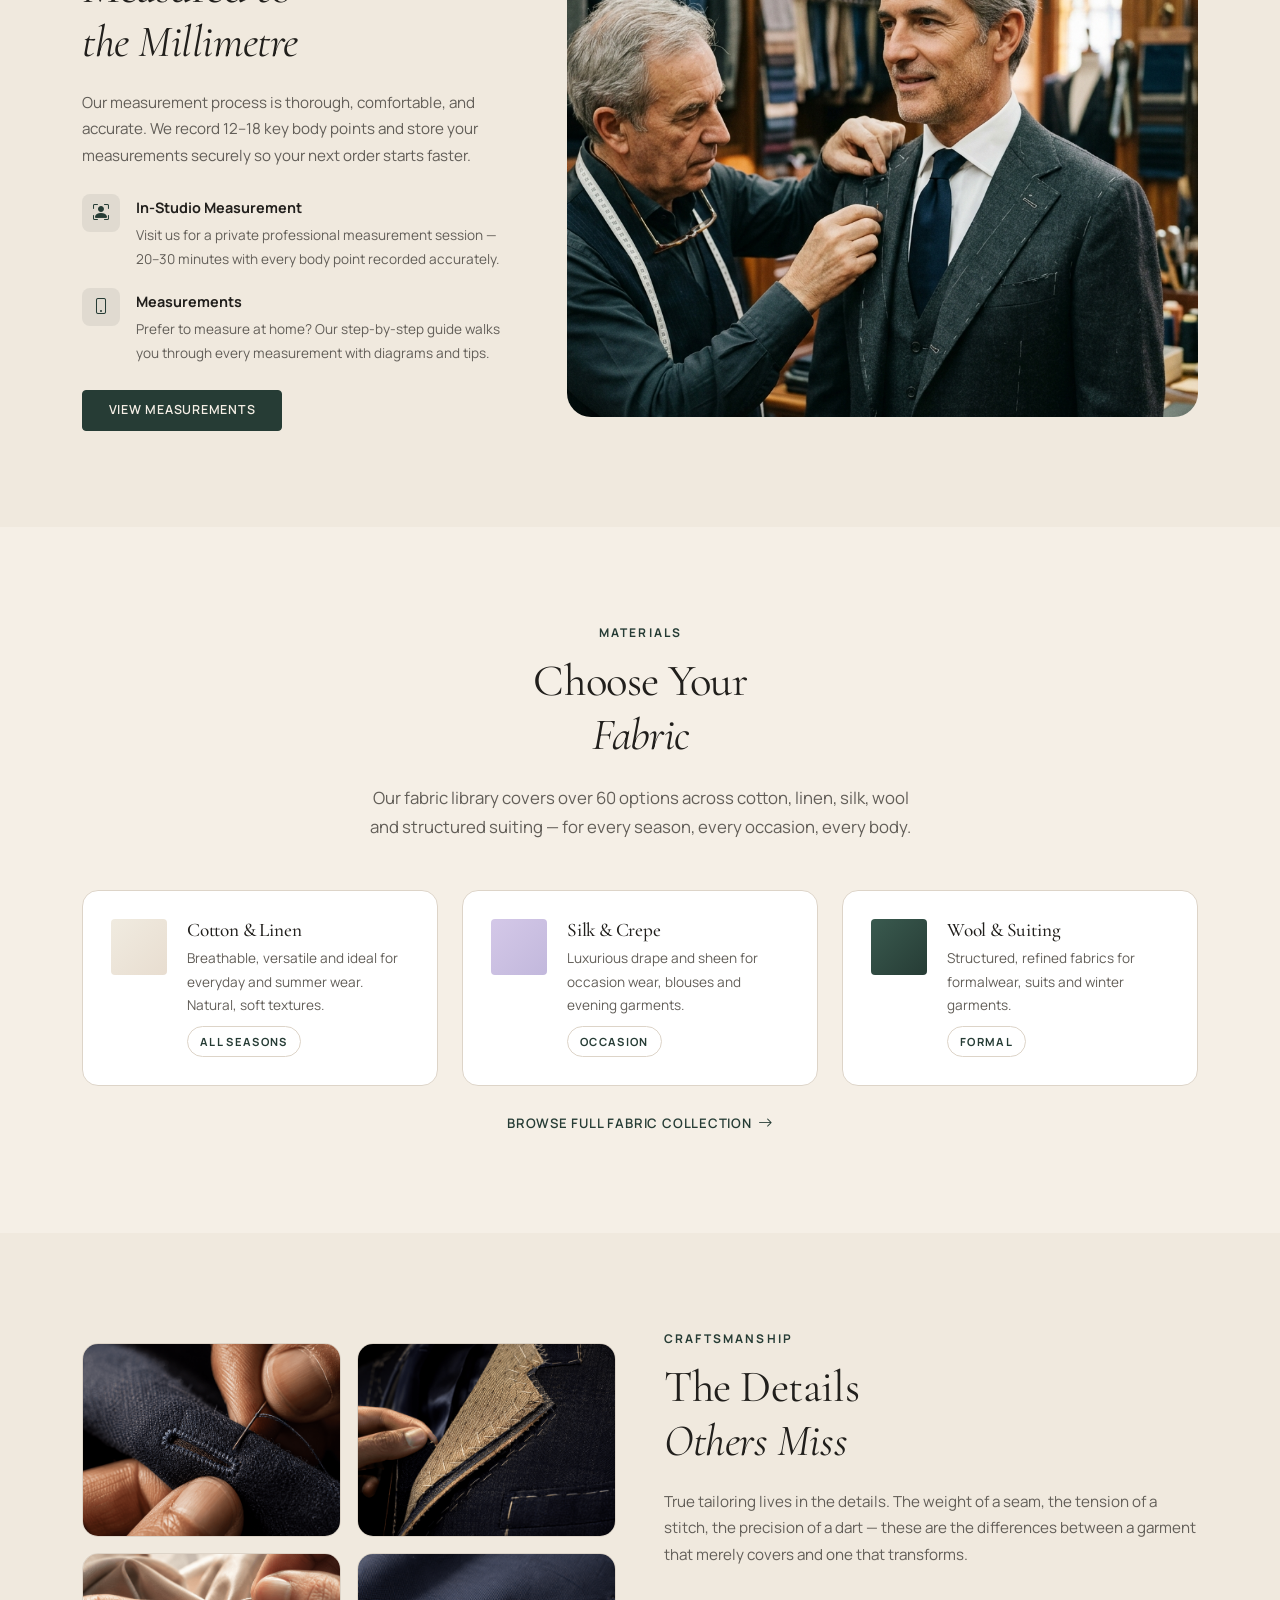
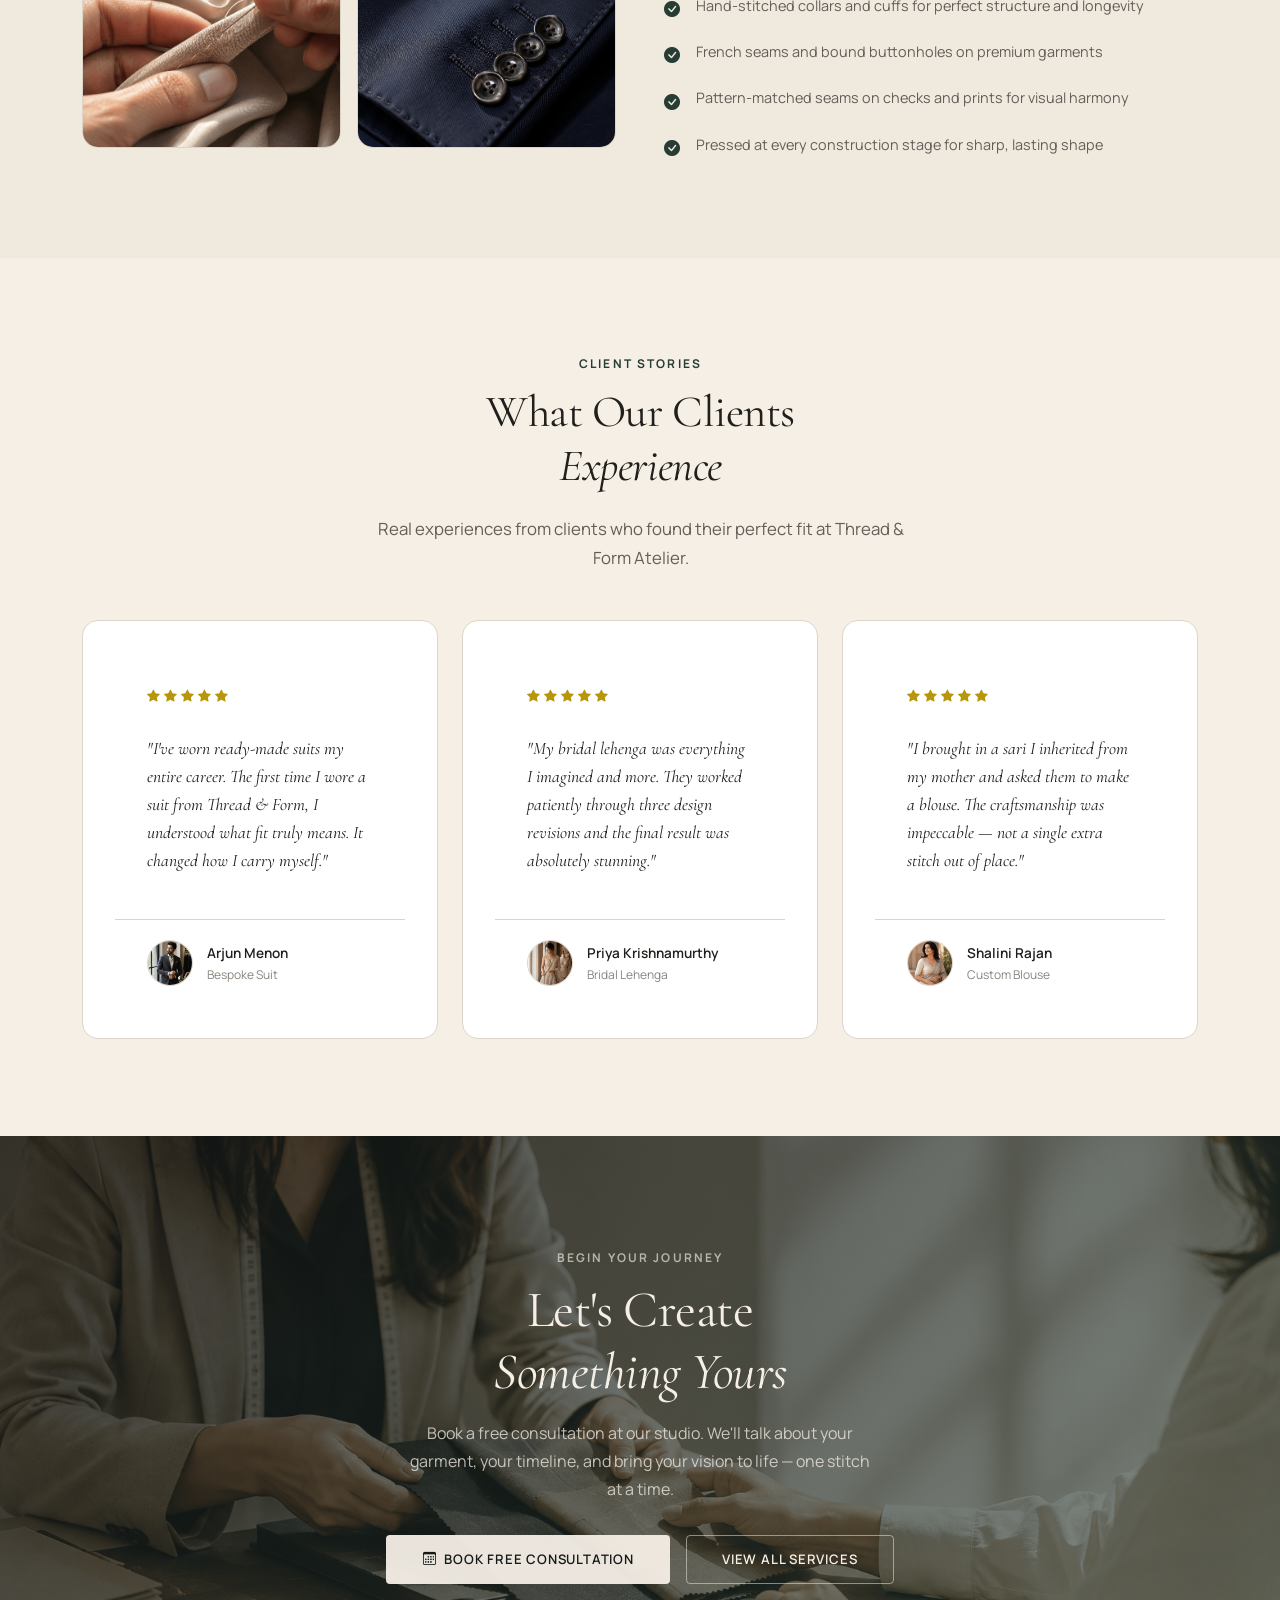
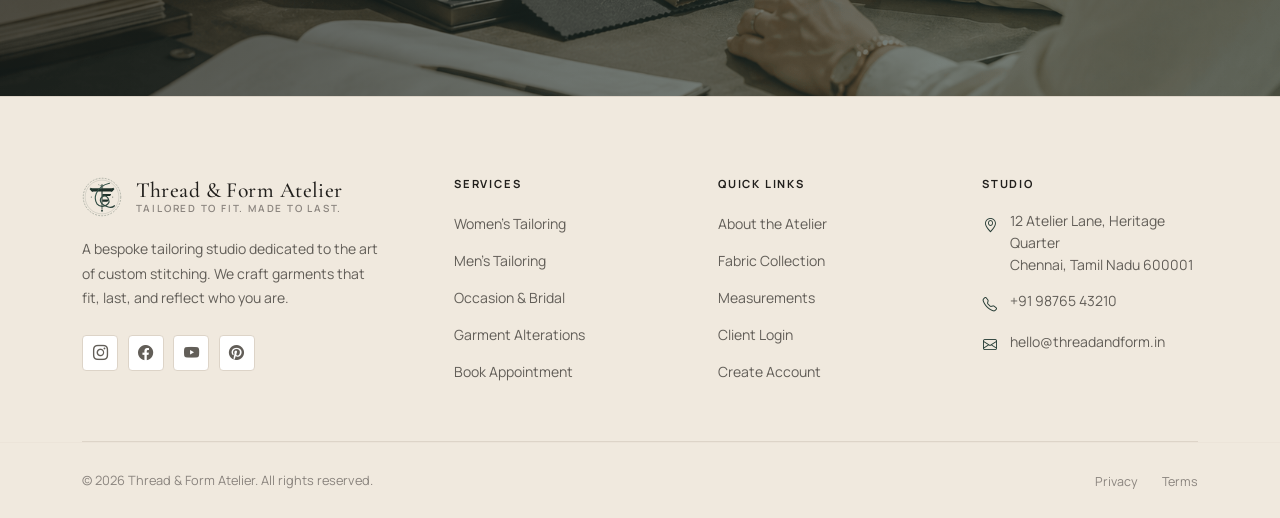
<file: home2.html>
<!DOCTYPE html>
<html lang="en" dir="ltr" data-theme="light">

<head>
  <meta charset="UTF-8" />
  <meta name="viewport" content="width=device-width, initial-scale=1.0" />
  <link rel="icon" type="image/svg+xml" href="assets/images/common/logo.svg" />
  <meta name="description"
    content="Thread &amp; Form Atelier — Experience the made-to-measure difference. Signature garments, precision fitting and bespoke consultation for a new kind of tailoring experience." />
  <title>Made-to-Measure Experience | Thread &amp; Form Atelier</title>
  <link rel="stylesheet" href="https://cdn.jsdelivr.net/npm/bootstrap@5.3.3/dist/css/bootstrap.min.css" />
  <link rel="stylesheet" href="https://cdn.jsdelivr.net/npm/bootstrap-icons@1.11.3/font/bootstrap-icons.min.css" />
  <script src="assets/js/theme.js"></script>
  <script src="assets/js/rtl.js"></script>
  <link rel="stylesheet" href="assets/css/main.css" />
  <link rel="stylesheet" href="assets/css/header.css" />
  <link rel="stylesheet" href="assets/css/banner.css" />
  <link rel="stylesheet" href="assets/css/buttons.css" />
  <link rel="stylesheet" href="assets/css/cards.css" />
  <link rel="stylesheet" href="assets/css/forms.css" />
  <link rel="stylesheet" href="assets/css/footer.css" />
  <link rel="stylesheet" href="assets/css/dark-theme.css" />
  <link rel="stylesheet" href="assets/css/rtl.css" />
  <link rel="stylesheet" href="assets/css/desktop.css" />
  <link rel="stylesheet" href="assets/css/tablet.css" />
  <link rel="stylesheet" href="assets/css/mobile.css" />
  <style>
    /* Home 2 specific: split hero */
    .h2-hero-split,
    .home2-split-hero {
      display: grid;
      grid-template-columns: 1fr 1fr;
      min-height: 65vh;
      margin: 0 !important;
      padding: 0 !important;
    }

    .h2-hero-content,
    .h2-split-left {
      display: flex;
      flex-direction: column;
      justify-content: center;
      padding: 2.5rem 3rem 2.5rem 5rem;
      background: var(--bg-section-alt);
    }

    .h2-hero-image,
    .h2-split-right {
      position: relative;
      overflow: hidden;
      margin: 0 !important;
      padding: 0 !important;
      height: 100%;
      width: 100%;
    }

    .h2-hero-image img,
    .h2-split-img {
      width: 100%;
      height: 100%;
      object-fit: cover;
      object-position: center top;
      display: block;
      margin: 0 !important;
      padding: 0 !important;
    }

    @media (max-width: 991.98px) {
      .h2-hero-split,
      .home2-split-hero {
        grid-template-columns: 1fr !important;
        min-height: auto !important;
      }

      .h2-hero-content,
      .h2-split-left {
        order: 1 !important;
        padding: 3.5rem 1.75rem 2.5rem !important;
        width: 100% !important;
        text-align: center !important;
        align-items: center !important;
      }

      .h2-split-inner {
        max-width: 640px !important;
        margin-left: auto !important;
        margin-right: auto !important;
        text-align: center !important;
        display: flex !important;
        flex-direction: column !important;
        align-items: center !important;
      }

      .hero-label-dark {
        justify-content: center !important;
        margin-left: auto !important;
        margin-right: auto !important;
      }

      .h2-split-title {
        text-align: center !important;
      }

      .h2-hero-content .hero-subtitle {
        text-align: center !important;
        margin-left: auto !important;
        margin-right: auto !important;
      }

      .h2-hero-content .hero-cta-group {
        justify-content: center !important;
        align-items: center !important;
        margin-left: auto !important;
        margin-right: auto !important;
      }

      .h2-hero-image,
      .h2-split-right {
        order: 2 !important;
        min-height: 340px !important;
        height: 400px !important;
        width: 100% !important;
      }
    }

    @media (max-width: 480px) {
      .h2-hero-image,
      .h2-split-right {
        min-height: 260px !important;
        height: 280px !important;
      }

      .h2-hero-content,
      .h2-split-left {
        padding: 2.25rem 1.25rem 2rem !important;
      }

      .h2-split-title {
        font-size: 1.85rem !important;
      }

      .hero-cta-group {
        flex-direction: column !important;
        width: 100% !important;
      }

      .hero-cta-group .btn {
        width: 100% !important;
      }
    }

    .h2-hero-badge {
      position: absolute;
      bottom: 2rem;
      left: 2rem;
      background: var(--color-primary);
      color: #F5EFE6;
      padding: 1.25rem 1.5rem;
      border-radius: var(--radius-md);
      max-width: 220px;
    }

    .bento-grid {
      display: grid;
      grid-template-columns: repeat(3, 1fr);
      gap: 1.5rem;
    }

    .bento-item {
      position: relative;
      background: var(--bg-card);
      border: 1px solid var(--color-border);
      border-radius: var(--radius-lg);
      overflow: hidden;
      display: flex;
      flex-direction: column;
      transition: box-shadow var(--transition-normal), transform var(--transition-normal), border-color var(--transition-normal);
    }

    .bento-item:hover {
      box-shadow: var(--shadow-lg);
      transform: translateY(-4px);
      border-color: var(--color-primary);
    }

    .bento-item-wide {
      grid-column: span 2;
    }

    .bento-bg-img {
      position: absolute;
      inset: 0;
      width: 100%;
      height: 100%;
      object-fit: cover;
      object-position: center;
      z-index: 0;
      transition: transform var(--transition-slow);
    }

    .bento-item:hover .bento-bg-img {
      transform: scale(1.06);
    }

    .bento-bg-overlay {
      position: absolute;
      inset: 0;
      z-index: 1;
      background: linear-gradient(180deg, rgba(15, 22, 19, 0.72) 0%, rgba(15, 22, 19, 0.88) 100%);
      transition: background var(--transition-normal);
    }

    .bento-content {
      position: relative;
      z-index: 2;
      padding: 1.75rem;
      display: flex;
      flex-direction: column;
      flex: 1;
    }

    .transformation-card {
      background: var(--bg-card);
      border: 1px solid var(--color-border);
      border-radius: var(--radius-lg);
      overflow: hidden;
      display: flex;
      flex-direction: column;
    }

    .transformation-header {
      padding: 2rem 2rem 0;
    }

    .transformation-quote {
      font-family: var(--font-heading);
      font-size: 1.1rem;
      font-style: italic;
      color: var(--color-heading);
      line-height: 1.6;
      padding: 0 2rem 1.5rem;
      flex: 1;
    }

    .transformation-footer {
      border-top: 1px solid var(--color-border);
      padding: 1.25rem 2rem;
      display: flex;
      align-items: center;
      gap: 0.85rem;
    }

    .transformation-avatar {
      width: 46px;
      height: 46px;
      border-radius: 50%;
      overflow: hidden;
      border: 1px solid var(--color-border);
      flex-shrink: 0;
    }

    .transformation-avatar img {
      width: 100%;
      height: 100%;
      object-fit: cover;
      object-position: center;
    }

    @media (max-width: 991.98px) {
      .h2-hero-split {
        grid-template-columns: 1fr;
        min-height: auto;
      }

      .h2-hero-content {
        padding: 4rem 2rem;
        order: 2;
      }

      .h2-hero-image {
        min-height: 380px;
        order: 1;
      }

      .bento-grid {
        grid-template-columns: 1fr 1fr;
      }

      .bento-item-wide {
        grid-column: span 2;
      }

      .bento-item-tall {
        grid-row: auto;
      }
    }

    @media (max-width: 767.98px) {
      .h2-hero-content {
        padding: 3rem 1.5rem;
      }

      .h2-hero-image {
        min-height: 280px;
      }

      .h2-hero-badge {
        display: none;
      }

      .bento-grid {
        grid-template-columns: 1fr;
      }

      .bento-item-wide {
        grid-column: span 1;
      }
    }
  </style>
</head>

<body class="home2-page">

  <!-- HEADER -->
  <header class="site-header" id="site-header" role="banner">
    <div class="container-fluid px-0">
      <nav class="navbar-inner" aria-label="Main navigation">
        <a href="index.html" class="navbar-brand-group" aria-label="Thread and Form Atelier — Home">
          <img src="assets/images/common/logo.svg" alt="Thread and Form Atelier logo" class="brand-logo" width="40"
            height="40" />
          <span class="brand-text">
            <span class="brand-name">Thread &amp; Form Atelier</span>
            <span class="brand-tagline">Tailored to Fit. Made to Last.</span>
          </span>
        </a>
        <ul class="navbar-nav-center" role="list">
          <li><a href="index.html" class="nav-item-link">Home</a></li>
          <li><a href="home2.html" class="nav-item-link active" aria-current="page">Home 2</a></li>
          <li><a href="about.html" class="nav-item-link">About</a></li>
          <li><a href="services.html" class="nav-item-link">Services</a></li>
          <li><a href="fabrics.html" class="nav-item-link">Fabrics</a></li>
          <li><a href="measurement-guide.html" class="nav-item-link">Measurements</a></li>
          <li><a href="alterations.html" class="nav-item-link">Alterations</a></li>
          <li><a href="contact.html" class="nav-item-link">Contact</a></li>
        </ul>
        <div class="navbar-controls">
          <button class="ctrl-btn" data-theme-toggle title="Toggle Dark Mode" aria-label="Toggle Dark Mode"><i
              class="bi bi-moon theme-icon"></i></button>
          <button class="ctrl-btn" data-dir-toggle title="Toggle RTL" aria-label="Toggle RTL"><span
              class="ctrl-btn-label dir-label">RTL</span></button>
          <a href="login.html" class="btn-nav-login"><i class="bi bi-person"></i> Login</a>
        </div>
        <button class="navbar-toggler" id="mobile-toggler" aria-label="Open navigation menu" aria-expanded="false"
          aria-controls="mobile-drawer">
          <span class="toggler-bar"></span><span class="toggler-bar"></span><span class="toggler-bar"></span>
        </button>
      </nav>
    </div>
  </header>
  <nav class="mobile-nav-drawer" id="mobile-drawer" aria-label="Mobile navigation">
    <ul class="mobile-nav-list" role="list">
      <li><a href="index.html">Home</a></li>
      <li><a href="home2.html" class="active">Home 2</a></li>
      <li><a href="about.html">About</a></li>
      <li><a href="services.html">Services</a></li>
      <li><a href="fabrics.html">Fabrics</a></li>
      <li><a href="measurement-guide.html">Measurements</a></li>
      <li><a href="alterations.html">Alterations</a></li>
      <li><a href="contact.html">Contact</a></li>
    </ul>
    <div class="mobile-nav-controls">
      <button class="ctrl-btn" data-theme-toggle aria-label="Toggle Dark Mode"><i
          class="bi bi-moon theme-icon"></i></button>
      <button class="ctrl-btn" data-dir-toggle aria-label="Toggle RTL"><span
          class="ctrl-btn-label dir-label">RTL</span></button>
      <a href="login.html" class="btn-nav-login"><i class="bi bi-person"></i> Login</a>
    </div>
  </nav>

  <main id="main-content">

    <!-- HERO — Split Hero Banner: Left Content, Right Image -->
    <section class="home2-split-hero" aria-label="Made-to-measure hero">
      <div class="h2-split-left fade-in">
        <div class="h2-split-inner">
          <p class="hero-label-dark">
            <span>Made-to-Measure</span>
          </p>
          <h1 class="h2-split-title">
            Clothing That<br>Understands <em>Your</em><br>Silhouette
          </h1>
          <p class="h2-split-subtitle">
            Not every body is the same. That is why we never use standard sizing.
            Every garment at Thread &amp; Form is built from your measurements —
            your shape, your comfort, your style.
          </p>
          <div class="hero-cta-group">
            <a href="contact.html" class="btn btn-primary btn-lg" id="h2-book-btn">
              <i class="bi bi-calendar3"></i> Book Consultation
            </a>
            <a href="measurement-guide.html" class="btn btn-outline-primary btn-lg" id="h2-guide-btn">
              Take My Measurements
            </a>
          </div>
          <!-- Mini stats -->
          <div class="h2-split-stats">
            <div class="h2-stat-item">
              <div class="h2-stat-num">15+</div>
              <div class="h2-stat-text"><span>Fabric</span> <span>Types</span></div>
            </div>
            <div class="h2-stat-item">
              <div class="h2-stat-num">48hr</div>
              <div class="h2-stat-text"><span>Fastest</span> <span>Turnaround</span></div>
            </div>
            <div class="h2-stat-item">
              <div class="h2-stat-num">3</div>
              <div class="h2-stat-text"><span>Free Fitting</span> <span>Sessions</span></div>
            </div>
          </div>
        </div>
      </div>

      <div class="h2-split-right">
        <img src="assets/images/pages/measure-system.png"
          alt="Finished bespoke suit on garment rack in atelier — tailor adjusting lapel" class="h2-split-img"
          fetchpriority="high" />
        <div class="h2-split-badge">
          <div class="badge-tag">Our Promise</div>
          <div class="badge-text">Fit or we alter it, free.</div>
        </div>
      </div>
    </section>

    <!-- SECTION 1 — Made-to-Measure Experience -->
    <section class="section-alt" aria-labelledby="h2-mtm-heading">
      <div class="container">
        <div class="row justify-content-center mb-5">
          <div class="col-lg-7 text-center fade-in">
            <span class="section-label">The Experience</span>
            <h2 class="section-title" id="h2-mtm-heading">The Made-to-Measure<br><em>Difference</em></h2>
            <p class="section-subtitle mx-auto">Off-the-rack clothing fits a general size range. Made-to-measure fits
              you — and only you. Here is what that means in practice.</p>
          </div>
        </div>
        <!-- Bento Grid -->
        <div class="bento-grid fade-in">
          <!-- Row 1 Left: Wide item (2 cols) -->
          <div class="bento-item bento-item-wide">
            <div style="aspect-ratio:16/7;overflow:hidden;">
              <img src="assets/images/pages/home2-measure.png"
                alt="Measuring tape on dress form with client measurement notes"
                style="width:100%;height:100%;object-fit:cover;" loading="lazy" />
            </div>
            <div class="bento-content">
              <h3
                style="font-family:var(--font-heading);font-size:1.45rem;color:var(--color-heading);margin-bottom:0.5rem;">
                Built from Your Exact Dimensions
              </h3>
              <p style="font-size:0.9rem;color:var(--color-body);margin:0;">
                We take 12–18 key measurements depending on your garment type, recording every nuance of your body for a
                fit that standard sizes simply cannot match.
              </p>
            </div>
          </div>
          <!-- Row 1 Right: Stat item (1 col) -->
          <div class="bento-item">
            <img src="assets/images/pages/bespoke-1.png" alt="Drafting bespoke pattern" class="bento-bg-img" loading="lazy" />
            <div class="bento-bg-overlay"></div>
            <div class="bento-content"
              style="height:100%;display:flex;flex-direction:column;justify-content:center;text-align:center;padding:2.5rem 1.75rem;">
              <div style="font-family:var(--font-heading);font-size:3.75rem;color:#F5EFE6;line-height:1;text-shadow:0 2px 8px rgba(0,0,0,0.5);">
                100%</div>
              <div
                style="font-size:0.75rem;font-weight:700;letter-spacing:0.12em;text-transform:uppercase;color:rgba(245,239,230,0.8);margin-top:0.5rem;">
                Bespoke Pattern
              </div>
              <p style="font-size:0.85rem;color:rgba(245,239,230,0.9);margin-top:0.75rem;margin-bottom:0;">
                Every pattern is drafted fresh for your measurements — never from a pre-made template.
              </p>
            </div>
          </div>
          <!-- Row 2 Left: Value item (1 col) -->
          <div class="bento-item">
            <img src="assets/images/pages/handlome.png" alt="Quality inspection craftsmanship" class="bento-bg-img" loading="lazy" />
            <div class="bento-bg-overlay"></div>
            <div class="bento-content"
              style="height:100%;display:flex;flex-direction:column;justify-content:center;text-align:center;padding:2.5rem 1.75rem;">
              <div class="service-icon-wrap mx-auto mb-3" style="background:rgba(245,239,230,0.18);color:#F5EFE6;border:1px solid rgba(245,239,230,0.3);"><i class="bi bi-award"></i></div>
              <h3
                style="font-family:var(--font-heading);font-size:1.35rem;color:#F5EFE6;margin-bottom:0.4rem;text-shadow:0 2px 8px rgba(0,0,0,0.5);">
                Quality Guaranteed
              </h3>
              <p style="font-size:0.875rem;color:rgba(245,239,230,0.9);margin:0;">
                Every garment leaves our atelier with a multi-point inspection. We stand behind every stitch we make.
              </p>
            </div>
          </div>
          <!-- Row 2 Right: Craft item (2 cols) -->
          <div class="bento-item bento-item-wide">
            <div style="aspect-ratio:16/7;overflow:hidden;">
              <img src="assets/images/sections/craftsmanship.jpg" alt="Expert hand stitching close-up"
                style="width:100%;height:100%;object-fit:cover;" loading="lazy" />
            </div>
            <div class="bento-content">
              <h3
                style="font-family:var(--font-heading);font-size:1.45rem;color:var(--color-heading);margin-bottom:0.4rem;">
                Hand-Finished Craftsmanship
              </h3>
              <p style="font-size:0.9rem;color:var(--color-body);margin:0;">
                Lapels, cuffs, collars and buttonholes are meticulously hand-finished by master tailors for superior
                structure and longevity.
              </p>
            </div>
          </div>
        </div>
      </div>
    </section>

    <!-- SECTION 2 — Signature Garments -->
    <section aria-labelledby="h2-signature-heading">
      <div class="container">
        <div class="row justify-content-between align-items-end mb-5">
          <div class="col-lg-6 fade-in">
            <span class="section-label">Signature Pieces</span>
            <h2 class="section-title" id="h2-signature-heading">Garments We're<br><em>Known For</em></h2>
          </div>
          <div class="col-lg-4 text-lg-end fade-in">
            <a href="services.html" class="btn-link">View All Services <i
                class="bi bi-arrow-right btn-link-arrow"></i></a>
          </div>
        </div>
        <div class="cards-grid cards-grid-3">
          <!-- Card 1 -->
          <div class="card-base fade-in">
            <div class="card-image">
              <img src="assets/images/pages/women-silk.png" alt="Custom women's silk blouse with embroidery"
                loading="lazy" />
            </div>
            <div class="card-body">
              <span class="card-tag">Women's</span>
              <h3 class="card-title">Silk Blouse &amp; Kurta</h3>
              <p class="card-description">Our most requested women's piece. Crafted in fine silk or cotton, with custom
                embroidery, neckline and sleeve options. A wardrobe essential.</p>
              <div class="card-footer-area">
                <span class="tag">From 5 days</span>
                <a href="services.html" class="btn-link" id="h2-womens-card-link">Explore <i
                    class="bi bi-arrow-right btn-link-arrow"></i></a>
              </div>
            </div>
          </div>
          <!-- Card 2 -->
          <div class="card-base fade-in">
            <div class="card-image">
              <img src="assets/images/pages/men-1.png" alt="Bespoke men's suit with hand-stitched lapel"
                loading="lazy" />
            </div>
            <div class="card-body">
              <span class="card-tag">Men's</span>
              <h3 class="card-title">Bespoke Suit &amp; Blazer</h3>
              <p class="card-description">A structured bespoke suit begins with the right fabric and ends with your
                signature style. Hand-canvassed, fully lined, and built to impress.</p>
              <div class="card-footer-area">
                <span class="tag">From 10 days</span>
                <a href="services.html" class="btn-link" id="h2-mens-card-link">Explore <i
                    class="bi bi-arrow-right btn-link-arrow"></i></a>
              </div>
            </div>
          </div>
          <!-- Card 3 -->
          <div class="card-base fade-in">
            <div class="card-image">
              <img src="assets/images/pages/ocassian-bride.png" alt="Premium fabric selection for occasion wear"
                loading="lazy" />
            </div>
            <div class="card-body">
              <span class="card-tag">Occasion</span>
              <h3 class="card-title">Occasion &amp; Bridal Wear</h3>
              <p class="card-description">From wedding lehengas to reception gowns, our occasion wear service combines
                exquisite fabric with couture-level construction and detail.</p>
              <div class="card-footer-area">
                <span class="tag">On Consultation</span>
                <a href="services.html" class="btn-link" id="h2-occasion-card-link">Explore <i
                    class="bi bi-arrow-right btn-link-arrow"></i></a>
              </div>
            </div>
          </div>
        </div>
      </div>
    </section>

    <!-- SECTION 3 — Precision Measurements -->
    <section class="section-alt" aria-labelledby="h2-precision-heading">
      <div class="container">
        <div class="row align-items-center g-5">
          <div class="col-lg-5 fade-in h2-precision-copy">
            <span class="section-label">Measurement System</span>
            <h2 class="section-title" id="h2-precision-heading">Measured to<br><em>the Millimetre</em></h2>
            <p class="mb-4" style="font-size:0.95rem;color:var(--color-body);">
              Our measurement process is thorough, comfortable, and accurate.
              We record 12–18 key body points and store your measurements securely
              so your next order starts faster.
            </p>
            <div class="d-flex flex-column gap-3 mb-4">
              <div class="d-flex align-items-start gap-3">
                <div class="service-icon-wrap flex-shrink-0" style="width:38px;height:38px;font-size:1rem;"><i
                    class="bi bi-person-bounding-box"></i></div>
                <div>
                  <strong style="font-size:0.9rem;color:var(--color-heading);">In-Studio Measurement</strong>
                  <p class="h2-measure-option-desc" style="font-size:0.85rem;margin-top:0.2rem;">Visit us for a private professional measurement session —
                    20–30 minutes with every body point recorded accurately.</p>
                </div>
              </div>
              <div class="d-flex align-items-start gap-3">
                <div class="service-icon-wrap flex-shrink-0" style="width:38px;height:38px;font-size:1rem;"><i
                    class="bi bi-phone"></i></div>
                <div>
                  <strong style="font-size:0.9rem;color:var(--color-heading);">Measurements</strong>
                  <p class="h2-measure-option-desc" style="font-size:0.85rem;margin-top:0.2rem;">Prefer to measure at home? Our step-by-step guide
                    walks you through every measurement with diagrams and tips.</p>
                </div>
              </div>
            </div>
            <a href="measurement-guide.html" class="btn btn-primary btn-md" id="h2-measure-guide-btn">
              View Measurements
            </a>
          </div>
          <div class="col-lg-7 fade-in">
            <img src="assets/images/hero/home2.png"
              alt="Dress form with measuring tape and measurement notebook"
              style="width:100%;border-radius:var(--radius-xl);aspect-ratio:4/3;object-fit:cover;" loading="lazy" />
          </div>
        </div>
      </div>
    </section>

    <!-- SECTION 4 — Fabric Selection -->
    <section aria-labelledby="h2-fabric-heading">
      <div class="container">
        <div class="row justify-content-center mb-5">
          <div class="col-lg-7 text-center fade-in">
            <span class="section-label">Materials</span>
            <h2 class="section-title" id="h2-fabric-heading">Choose Your<br><em>Fabric</em></h2>
            <p class="section-subtitle mx-auto">Our fabric library covers over 60 options across
              cotton, linen, silk, wool and structured suiting — for every season, every occasion, every body.</p>
          </div>
        </div>
        <!-- Fabric horizontal cards -->
        <div class="row g-4">
          <div class="col-md-6 col-lg-4 fade-in">
            <div class="h2-fabric-card"
              style="background:var(--bg-card);border:1px solid var(--color-border);border-radius:var(--radius-lg);padding:1.75rem;display:flex;gap:1.25rem;align-items:flex-start;transition:box-shadow var(--transition-normal);height:100%;">
              <div
                style="width:56px;height:56px;border-radius:var(--radius-sm);background:linear-gradient(135deg,#f0ebe0,#e8ddd0);flex-shrink:0;">
              </div>
              <div>
                <h4
                  style="font-family:var(--font-heading);font-size:1.2rem;color:var(--color-heading);margin-bottom:0.3rem;">
                  Cotton &amp; Linen</h4>
                <p class="h2-fabric-desc" style="font-size:0.85rem;color:var(--color-body);">Breathable, versatile and ideal for everyday and
                  summer wear. Natural, soft textures.</p>
                <span class="tag mt-2 d-inline-block">All Seasons</span>
              </div>
            </div>
          </div>
          <div class="col-md-6 col-lg-4 fade-in">
            <div class="h2-fabric-card"
              style="background:var(--bg-card);border:1px solid var(--color-border);border-radius:var(--radius-lg);padding:1.75rem;display:flex;gap:1.25rem;align-items:flex-start;height:100%;">
              <div
                style="width:56px;height:56px;border-radius:var(--radius-sm);background:linear-gradient(135deg,#d4c8e8,#c2b8dc);flex-shrink:0;">
              </div>
              <div>
                <h4
                  style="font-family:var(--font-heading);font-size:1.2rem;color:var(--color-heading);margin-bottom:0.3rem;">
                  Silk &amp; Crepe</h4>
                <p class="h2-fabric-desc" style="font-size:0.85rem;color:var(--color-body);">Luxurious drape and sheen for occasion wear,
                  blouses and evening garments.</p>
                <span class="tag mt-2 d-inline-block">Occasion</span>
              </div>
            </div>
          </div>
          <div class="col-md-6 col-lg-4 fade-in">
            <div class="h2-fabric-card"
              style="background:var(--bg-card);border:1px solid var(--color-border);border-radius:var(--radius-lg);padding:1.75rem;display:flex;gap:1.25rem;align-items:flex-start;height:100%;">
              <div
                style="width:56px;height:56px;border-radius:var(--radius-sm);background:linear-gradient(135deg,#3a5a4f,#263C35);flex-shrink:0;">
              </div>
              <div>
                <h4
                  style="font-family:var(--font-heading);font-size:1.2rem;color:var(--color-heading);margin-bottom:0.3rem;">
                  Wool &amp; Suiting</h4>
                <p class="h2-fabric-desc" style="font-size:0.85rem;color:var(--color-body);">Structured, refined fabrics for formalwear, suits
                  and winter garments.</p>
                <span class="tag mt-2 d-inline-block">Formal</span>
              </div>
            </div>
          </div>
        </div>
        <div class="text-center mt-4">
          <a href="fabrics.html" class="btn-link" id="h2-fabrics-link">Browse Full Fabric Collection <i
              class="bi bi-arrow-right btn-link-arrow"></i></a>
        </div>
      </div>
    </section>

    <!-- SECTION 5 — Craftsmanship Details -->
    <section class="section-alt" aria-labelledby="h2-craft-heading">
      <div class="container">
        <div class="row align-items-center g-5">
          <div class="col-lg-6 fade-in h2-craft-images">
            <div class="row g-3">
              <div class="col-6">
                <div class="img-frame ratio-4-3"
                  style="border-radius: var(--radius-lg); overflow: hidden; border: 1px solid var(--color-border);">
                  <img src="assets/images/pages/craftsmanship-1.png"
                    alt="Skilled hands performing intricate hand stitching" class="img-cover" loading="lazy" />
                </div>
              </div>
              <div class="col-6">
                <div class="img-frame ratio-4-3"
                  style="border-radius: var(--radius-lg); overflow: hidden; border: 1px solid var(--color-border);">
                  <img src="assets/images/pages/craftsmanship-2.png"
                    alt="Custom garment being hand-stitched on dress form" class="img-cover" loading="lazy" />
                </div>
              </div>
              <div class="col-6">
                <div class="img-frame ratio-4-3"
                  style="border-radius: var(--radius-lg); overflow: hidden; border: 1px solid var(--color-border);">
                  <img src="assets/images/pages/craftsmanship-3.png"
                    alt="Close-up of hand stitching on charcoal wool fabric" class="img-cover" loading="lazy" />
                </div>
              </div>
              <div class="col-6">
                <div class="img-frame ratio-4-3"
                  style="border-radius: var(--radius-lg); overflow: hidden; border: 1px solid var(--color-border);">
                  <img src="assets/images/pages/craftsmanship-4.png"
                    alt="Intricate embroidery detail on custom silk garment" class="img-cover" loading="lazy" />
                </div>
              </div>
            </div>
          </div>
          <div class="col-lg-6 fade-in h2-craft-content">
            <span class="section-label">Craftsmanship</span>
            <h2 class="section-title" id="h2-craft-heading">The Details<br><em>Others Miss</em></h2>
            <p class="mb-4" style="font-size:0.95rem;color:var(--color-body);">
              True tailoring lives in the details. The weight of a seam, the tension of a stitch,
              the precision of a dart — these are the differences between a garment that merely
              covers and one that transforms.
            </p>
            <div class="d-flex flex-column gap-3 h2-craft-points">
              <div class="d-flex gap-3 align-items-start">
                <i class="bi bi-check-circle-fill"
                  style="color:var(--color-primary);font-size:1rem;margin-top:0.2rem;flex-shrink:0;"></i>
                <p style="font-size:0.9rem;color:var(--color-body);">Hand-stitched collars and cuffs for perfect
                  structure and longevity</p>
              </div>
              <div class="d-flex gap-3 align-items-start">
                <i class="bi bi-check-circle-fill"
                  style="color:var(--color-primary);font-size:1rem;margin-top:0.2rem;flex-shrink:0;"></i>
                <p style="font-size:0.9rem;color:var(--color-body);">French seams and bound buttonholes on premium
                  garments</p>
              </div>
              <div class="d-flex gap-3 align-items-start">
                <i class="bi bi-check-circle-fill"
                  style="color:var(--color-primary);font-size:1rem;margin-top:0.2rem;flex-shrink:0;"></i>
                <p style="font-size:0.9rem;color:var(--color-body);">Pattern-matched seams on checks and prints for
                  visual harmony</p>
              </div>
              <div class="d-flex gap-3 align-items-start">
                <i class="bi bi-check-circle-fill"
                  style="color:var(--color-primary);font-size:1rem;margin-top:0.2rem;flex-shrink:0;"></i>
                <p style="font-size:0.9rem;color:var(--color-body);">Pressed at every construction stage for sharp,
                  lasting shape</p>
              </div>
            </div>
          </div>
        </div>
      </div>
    </section>

    <!-- SECTION 6 — Client Transformation -->
    <section aria-labelledby="h2-transform-heading">
      <div class="container">
        <div class="row justify-content-center mb-5">
          <div class="col-lg-7 text-center fade-in">
            <span class="section-label">Client Stories</span>
            <h2 class="section-title" id="h2-transform-heading">What Our Clients<br><em>Experience</em></h2>
            <p class="section-subtitle mx-auto">Real experiences from clients who found their perfect fit at Thread
              &amp; Form Atelier.</p>
          </div>
        </div>
        <div class="cards-grid cards-grid-3">
          <div class="transformation-card fade-in">
            <div class="transformation-header">
              <div class="d-flex gap-1 mb-2">
                <i class="bi bi-star-fill" style="color:#b8960c;font-size:0.8rem;"></i>
                <i class="bi bi-star-fill" style="color:#b8960c;font-size:0.8rem;"></i>
                <i class="bi bi-star-fill" style="color:#b8960c;font-size:0.8rem;"></i>
                <i class="bi bi-star-fill" style="color:#b8960c;font-size:0.8rem;"></i>
                <i class="bi bi-star-fill" style="color:#b8960c;font-size:0.8rem;"></i>
              </div>
            </div>
            <p class="transformation-quote">"I've worn ready-made suits my entire career. The first time I wore a suit
              from Thread &amp; Form, I understood what fit truly means. It changed how I carry myself."</p>
            <div class="transformation-footer">
              <div class="transformation-avatar">
                <img src="assets/images/pages/review-1.png" alt="Arjun Menon" loading="lazy" />
              </div>
              <div>
                <div style="font-size:0.85rem;font-weight:600;color:var(--color-heading);">Arjun Menon</div>
                <div style="font-size:0.75rem;color:var(--color-muted);">Bespoke Suit</div>
              </div>
            </div>
          </div>
          <div class="transformation-card fade-in">
            <div class="transformation-header">
              <div class="d-flex gap-1 mb-2">
                <i class="bi bi-star-fill" style="color:#b8960c;font-size:0.8rem;"></i>
                <i class="bi bi-star-fill" style="color:#b8960c;font-size:0.8rem;"></i>
                <i class="bi bi-star-fill" style="color:#b8960c;font-size:0.8rem;"></i>
                <i class="bi bi-star-fill" style="color:#b8960c;font-size:0.8rem;"></i>
                <i class="bi bi-star-fill" style="color:#b8960c;font-size:0.8rem;"></i>
              </div>
            </div>
            <p class="transformation-quote">"My bridal lehenga was everything I imagined and more. They worked patiently
              through three design revisions and the final result was absolutely stunning."</p>
            <div class="transformation-footer">
              <div class="transformation-avatar">
                <img src="assets/images/pages/review-2.png" alt="Priya Krishnamurthy" loading="lazy" />
              </div>
              <div>
                <div style="font-size:0.85rem;font-weight:600;color:var(--color-heading);">Priya Krishnamurthy</div>
                <div style="font-size:0.75rem;color:var(--color-muted);">Bridal Lehenga</div>
              </div>
            </div>
          </div>
          <div class="transformation-card fade-in">
            <div class="transformation-header">
              <div class="d-flex gap-1 mb-2">
                <i class="bi bi-star-fill" style="color:#b8960c;font-size:0.8rem;"></i>
                <i class="bi bi-star-fill" style="color:#b8960c;font-size:0.8rem;"></i>
                <i class="bi bi-star-fill" style="color:#b8960c;font-size:0.8rem;"></i>
                <i class="bi bi-star-fill" style="color:#b8960c;font-size:0.8rem;"></i>
                <i class="bi bi-star-fill" style="color:#b8960c;font-size:0.8rem;"></i>
              </div>
            </div>
            <p class="transformation-quote">"I brought in a sari I inherited from my mother and asked them to make a
              blouse. The craftsmanship was impeccable — not a single extra stitch out of place."</p>
            <div class="transformation-footer">
              <div class="transformation-avatar">
                <img src="assets/images/pages/review-3.png" alt="Shalini Rajan" loading="lazy" />
              </div>
              <div>
                <div style="font-size:0.85rem;font-weight:600;color:var(--color-heading);">Shalini Rajan</div>
                <div style="font-size:0.75rem;color:var(--color-muted);">Custom Blouse</div>
              </div>
            </div>
          </div>
        </div>
      </div>
    </section>

    <!-- SECTION 7 — Consultation CTA -->
    <section class="position-relative overflow-hidden" style="padding:7rem 0;" aria-labelledby="h2-cta-heading">
      <img src="assets/images/cta/hom2-cta.png" alt="Heritage tailoring atelier studio interior"
        style="position:absolute;inset:0;width:100%;height:100%;object-fit:cover;" loading="lazy" aria-hidden="true" />
      <div class="overlay-dark" aria-hidden="true"></div>
      <div class="container position-relative" style="z-index:2;">
        <div class="row justify-content-center">
          <div class="col-lg-7 text-center">
            <span class="section-label" style="color:rgba(245,239,230,0.65);">Begin Your Journey</span>
            <h2 id="h2-cta-heading"
              style="font-family:var(--font-heading);font-size:clamp(2rem,4vw,3.25rem);color:#F5EFE6;margin-bottom:1rem;">
              Let's Create<br><em>Something Yours</em>
            </h2>
            <p style="color:rgba(245,239,230,0.75);font-size:1rem;max-width:460px;margin:0 auto 2rem;line-height:1.75;">
              Book a free consultation at our studio. We'll talk about your garment,
              your timeline, and bring your vision to life — one stitch at a time.
            </p>
            <div class="d-flex justify-content-center gap-3 flex-wrap">
              <a href="contact.html" class="btn btn-white btn-lg" id="h2-cta-book-btn">
                <i class="bi bi-calendar3"></i> Book Free Consultation
              </a>
              <a href="services.html" class="btn btn-outline-white btn-lg" id="h2-cta-services-btn">
                View All Services
              </a>
            </div>
          </div>
        </div>
      </div>
    </section>

  </main>

  <!-- FOOTER -->
  <footer class="site-footer" role="contentinfo">
    <div class="container">
      <div class="footer-top">
        <div class="footer-brand">
          <a href="index.html" class="navbar-brand-group footer-brand-group"
            aria-label="Thread and Form Atelier — Home">
            <img src="assets/images/common/logo.svg" alt="Thread and Form Atelier logo" class="brand-logo" width="40"
              height="40" />
            <span class="brand-text">
              <span class="brand-name">Thread &amp; Form Atelier</span>
              <span class="brand-tagline">TAILORED TO FIT. MADE TO LAST.</span>
            </span>
          </a>
          <p class="footer-about">A bespoke tailoring studio dedicated to the art of custom stitching. We craft garments
            that fit, last, and reflect who you are.</p>
          <div class="footer-social" aria-label="Social media links">
            <a href="#" class="footer-social-link" aria-label="Instagram"><i class="bi bi-instagram"></i></a>
            <a href="#" class="footer-social-link" aria-label="Facebook"><i class="bi bi-facebook"></i></a>
            <a href="#" class="footer-social-link" aria-label="YouTube"><i class="bi bi-youtube"></i></a>
            <a href="#" class="footer-social-link" aria-label="Pinterest"><i class="bi bi-pinterest"></i></a>
          </div>
        </div>
        <div>
          <h2 class="footer-col-title">Services</h2>
          <ul class="footer-nav-list">
            <li><a href="services.html">Women's Tailoring</a></li>
            <li><a href="services.html">Men's Tailoring</a></li>
            <li><a href="services.html">Occasion &amp; Bridal</a></li>
            <li><a href="alterations.html">Garment Alterations</a></li>
            <li><a href="contact.html">Book Appointment</a></li>
          </ul>
        </div>
        <div>
          <h2 class="footer-col-title">Quick Links</h2>
          <ul class="footer-nav-list">
            <li><a href="about.html">About the Atelier</a></li>
            <li><a href="fabrics.html">Fabric Collection</a></li>
            <li><a href="measurement-guide.html">Measurements</a></li>
            <li><a href="login.html">Client Login</a></li>
            <li><a href="signup.html">Create Account</a></li>
          </ul>
        </div>
        <div>
          <h2 class="footer-col-title">Studio</h2>
          <div class="footer-studio-item"><i class="bi bi-geo-alt footer-studio-icon"></i>
            <p class="footer-studio-text">12 Atelier Lane, Heritage Quarter<br>Chennai, Tamil Nadu 600001</p>
          </div>
          <div class="footer-studio-item"><i class="bi bi-telephone footer-studio-icon"></i>
            <p class="footer-studio-text">+91 98765 43210</p>
          </div>
          <div class="footer-studio-item"><i class="bi bi-envelope footer-studio-icon"></i>
            <p class="footer-studio-text">hello@threadandform.in</p>
          </div>
        </div>
      </div>
    </div>
    <hr class="footer-divider" />
    <div class="container">
      <div class="footer-bottom">
        <p class="footer-copyright">&copy; 2026 Thread &amp; Form Atelier. All rights reserved.</p>
        <ul class="footer-bottom-links">
          <li><a href="#">Privacy</a></li>
          <li><a href="#">Terms</a></li>
        </ul>
      </div>
    </div>
  </footer>

  <script src="https://cdn.jsdelivr.net/npm/bootstrap@5.3.3/dist/js/bootstrap.bundle.min.js"></script>
  <script src="assets/js/main.js"></script>
</body>

</html>
</file>
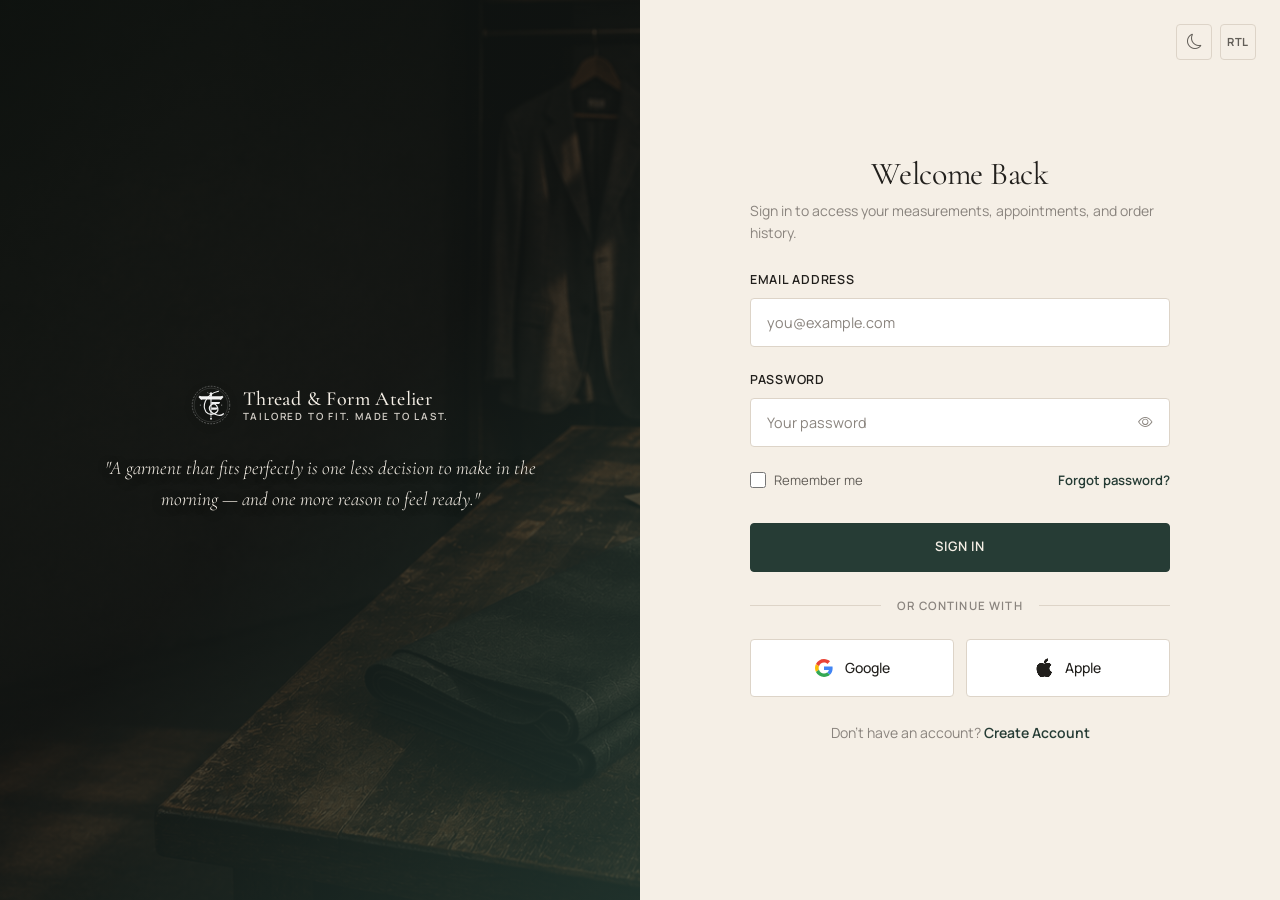
<file: login.html>
<!DOCTYPE html>
<html lang="en" dir="ltr" data-theme="light">
<head>
  <meta charset="UTF-8" />
  <meta name="viewport" content="width=device-width, initial-scale=1.0" />
  <link rel="icon" type="image/svg+xml" href="assets/images/common/logo.svg" />
  <meta name="description" content="Login to Thread &amp; Form Atelier — Access your saved measurements, order history, and appointment details." />
  <title>Client Login | Thread &amp; Form Atelier</title>
  <link rel="stylesheet" href="https://cdn.jsdelivr.net/npm/bootstrap@5.3.3/dist/css/bootstrap.min.css" />
  <link rel="stylesheet" href="https://cdn.jsdelivr.net/npm/bootstrap-icons@1.11.3/font/bootstrap-icons.min.css" />
  <script src="assets/js/theme.js"></script>
  <script src="assets/js/rtl.js"></script>
  <link rel="stylesheet" href="assets/css/main.css" />
  <link rel="stylesheet" href="assets/css/header.css" />
  <link rel="stylesheet" href="assets/css/buttons.css" />
  <link rel="stylesheet" href="assets/css/forms.css" />
  <link rel="stylesheet" href="assets/css/auth.css" />
  <link rel="stylesheet" href="assets/css/dark-theme.css" />
  <link rel="stylesheet" href="assets/css/rtl.css" />
  <link rel="stylesheet" href="assets/css/desktop.css" />
  <link rel="stylesheet" href="assets/css/tablet.css" />
  <link rel="stylesheet" href="assets/css/mobile.css" />
</head>
<body>

<div class="auth-page">

  <!-- Left: Image Panel -->
  <div class="auth-image-panel" aria-hidden="true">
    <img
      src="assets/images/hero/login-bg.png"
      alt=""
      class="auth-image"
    />
    <div class="auth-image-overlay"></div>
    <div class="auth-image-content">
      <a href="index.html" class="navbar-brand-group" aria-label="Thread and Form Atelier — Home">
        <img src="assets/images/common/logo.svg" alt="Thread and Form Atelier logo" class="brand-logo auth-image-logo" width="52" height="52" />
        <span class="brand-text">
          <span class="brand-name">Thread &amp; Form Atelier</span>
          <span class="brand-tagline">TAILORED TO FIT. MADE TO LAST.</span>
        </span>
      </a>
      <blockquote class="auth-image-quote">
        "A garment that fits perfectly is one less decision to make in the morning — and one more reason to feel ready."
      </blockquote>
    </div>
  </div>

  <!-- Right: Form Panel -->
  <div class="auth-form-panel">
    <!-- Controls -->
    <div class="auth-controls" aria-label="Display controls">
      <button class="ctrl-btn" data-theme-toggle id="auth-theme-toggle" title="Toggle Dark Mode" aria-label="Toggle Dark Mode">
        <i class="bi bi-moon theme-icon"></i>
      </button>
      <button class="ctrl-btn" data-dir-toggle id="auth-dir-toggle" title="Toggle RTL" aria-label="Toggle RTL">
        <span class="ctrl-btn-label dir-label">RTL</span>
      </button>
    </div>

    <div class="auth-inner">
      <!-- Mobile Brand -->
      <a href="index.html" class="navbar-brand-group auth-mobile-brand mb-4" aria-label="Thread and Form Atelier — Home">
        <img src="assets/images/common/logo.svg" alt="Thread and Form Atelier logo" class="brand-logo" width="40" height="40" />
        <span class="brand-text">
          <span class="brand-name">Thread &amp; Form Atelier</span>
          <span class="brand-tagline">TAILORED TO FIT. MADE TO LAST.</span>
        </span>
      </a>

      <h1 class="auth-title">Welcome Back</h1>
      <p class="auth-subtitle">Sign in to access your measurements, appointments, and order history.</p>

      <!-- Login Form -->
      <form class="auth-form" id="login-form" action="#" method="POST" novalidate aria-label="Email login form">
        <div class="form-group">
          <label class="form-label" for="login-email">Email Address</label>
          <input
            type="email"
            class="form-control"
            id="login-email"
            name="email"
            placeholder="you@example.com"
            required
            autocomplete="email"
          />
        </div>

        <div class="form-group">
          <label class="form-label" for="login-password">Password</label>
          <div class="input-password-wrap">
            <input
              type="password"
              class="form-control"
              id="login-password"
              name="password"
              placeholder="Your password"
              required
              autocomplete="current-password"
            />
            <button type="button" class="btn-password-toggle" aria-label="Show password">
              <i class="bi bi-eye" aria-hidden="true"></i>
            </button>
          </div>
        </div>

        <div class="auth-options-row">
          <label class="auth-remember">
            <input type="checkbox" id="login-remember" name="remember" />
            <span class="auth-remember-text">Remember me</span>
          </label>
          <a href="forgot-password.html" class="auth-forgot" id="login-forgot-link">Forgot password?</a>
        </div>

        <button type="submit" class="btn btn-primary btn-lg w-100 mt-2" id="login-submit-btn">
          Sign In
        </button>
      </form>

      <div class="auth-divider"><span>or continue with</span></div>

      <!-- Social Login (Google & Apple) -->
      <div class="auth-social-buttons">
        <button type="button" class="btn-social" id="login-google-btn" aria-label="Sign in with Google">
          <svg xmlns="http://www.w3.org/2000/svg" viewBox="0 0 48 48" width="18" height="18"><path fill="#EA4335" d="M24 9.5c3.54 0 6.71 1.22 9.21 3.6l6.85-6.85C35.9 2.38 30.47 0 24 0 14.62 0 6.51 5.38 2.56 13.22l7.98 6.19C12.43 13.72 17.74 9.5 24 9.5z"/><path fill="#4285F4" d="M46.98 24.55c0-1.57-.15-3.09-.38-4.55H24v9.02h12.94c-.58 2.96-2.26 5.48-4.78 7.18l7.73 6c4.51-4.18 7.09-10.36 7.09-17.65z"/><path fill="#FBBC05" d="M10.53 28.59c-.48-1.45-.76-2.99-.76-4.59s.27-3.14.76-4.59l-7.98-6.19C.92 16.46 0 20.12 0 24c0 3.88.92 7.54 2.56 10.78l7.97-6.19z"/><path fill="#34A853" d="M24 48c6.48 0 11.93-2.13 15.89-5.81l-7.73-6c-2.18 1.48-4.97 2.29-8.16 2.29-6.26 0-11.57-4.22-13.47-9.91l-7.98 6.19C6.51 42.62 14.62 48 24 48z"/></svg>
          Google
        </button>
        <button type="button" class="btn-social" id="login-apple-btn" aria-label="Sign in with Apple">
          <i class="bi bi-apple" style="font-size:1.15rem;" aria-hidden="true"></i>
          Apple
        </button>
      </div>

      <p class="auth-switch-text">
        Don't have an account?
        <a href="signup.html" class="auth-switch-link" id="login-signup-link">Create Account</a>
      </p>
    </div>
  </div>

</div>

<script src="https://cdn.jsdelivr.net/npm/bootstrap@5.3.3/dist/js/bootstrap.bundle.min.js"></script>
<script src="assets/js/main.js"></script>
</body>
</html>
</file>
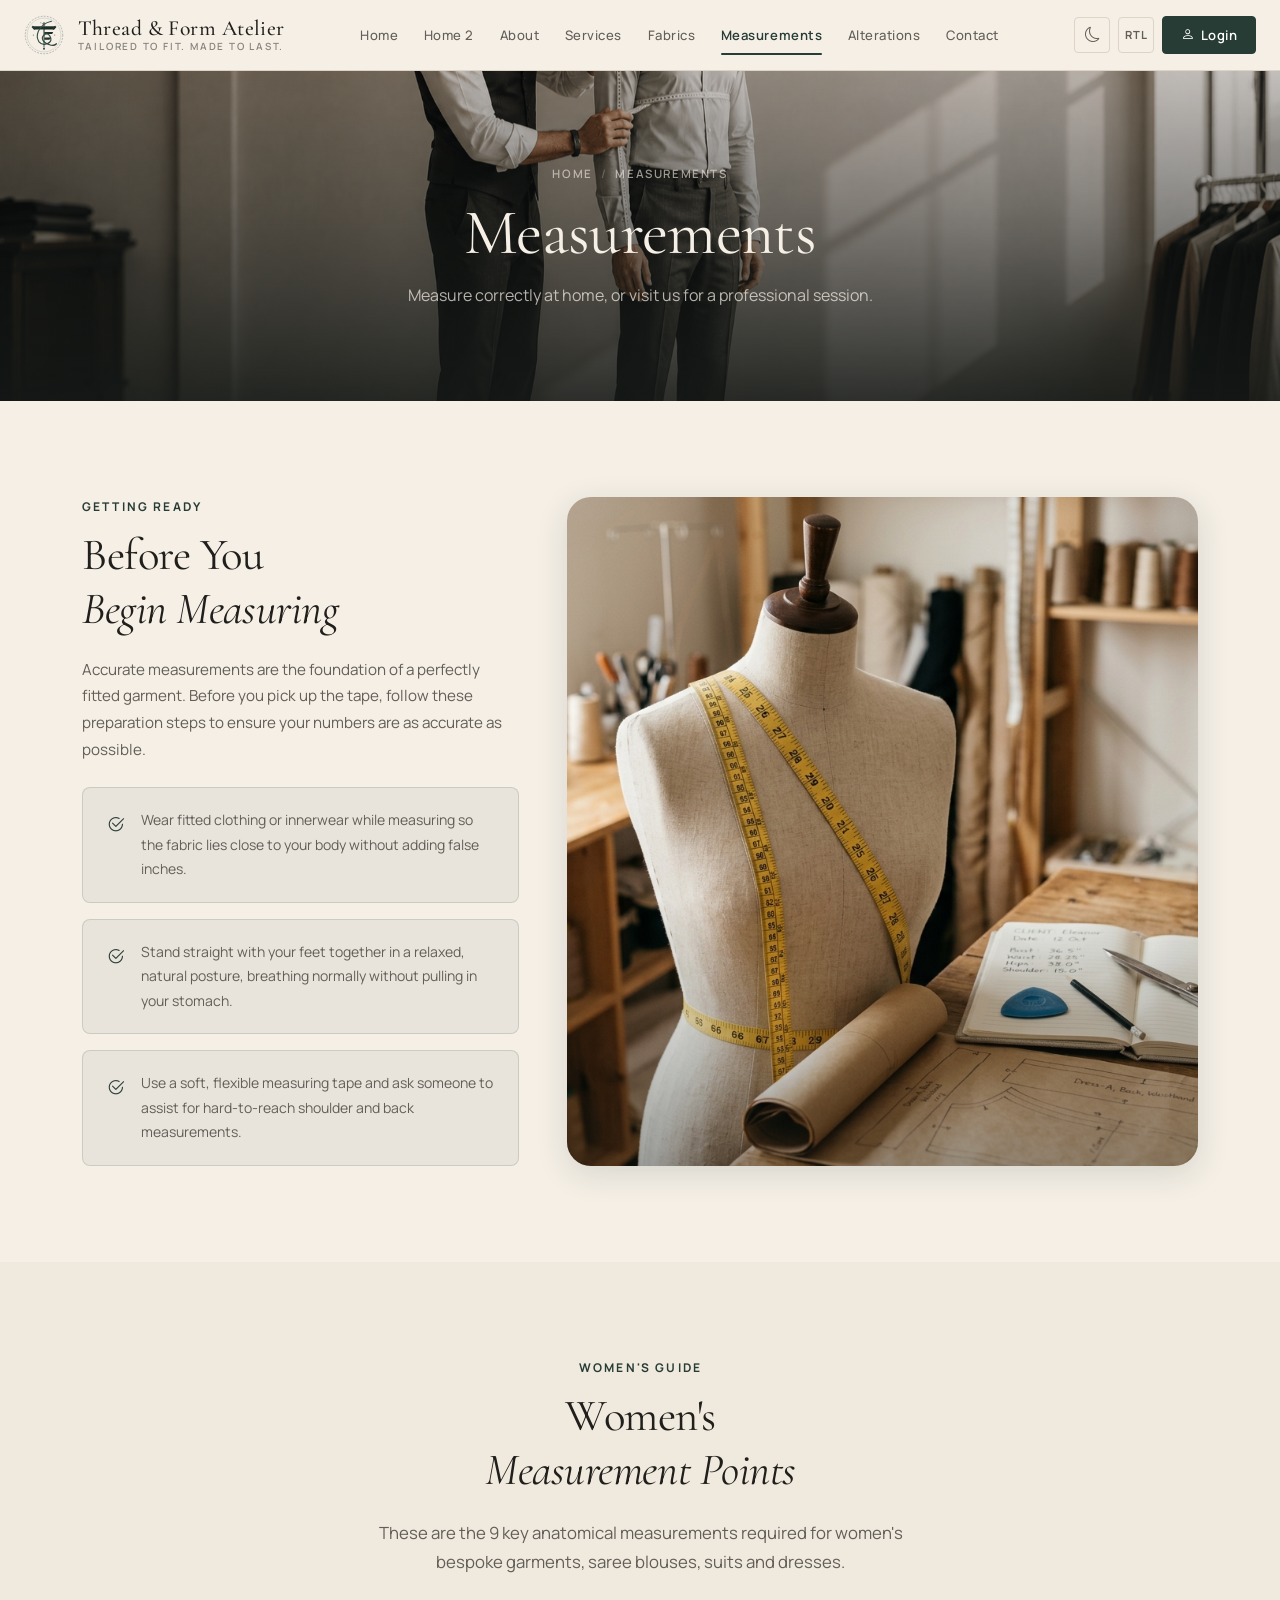
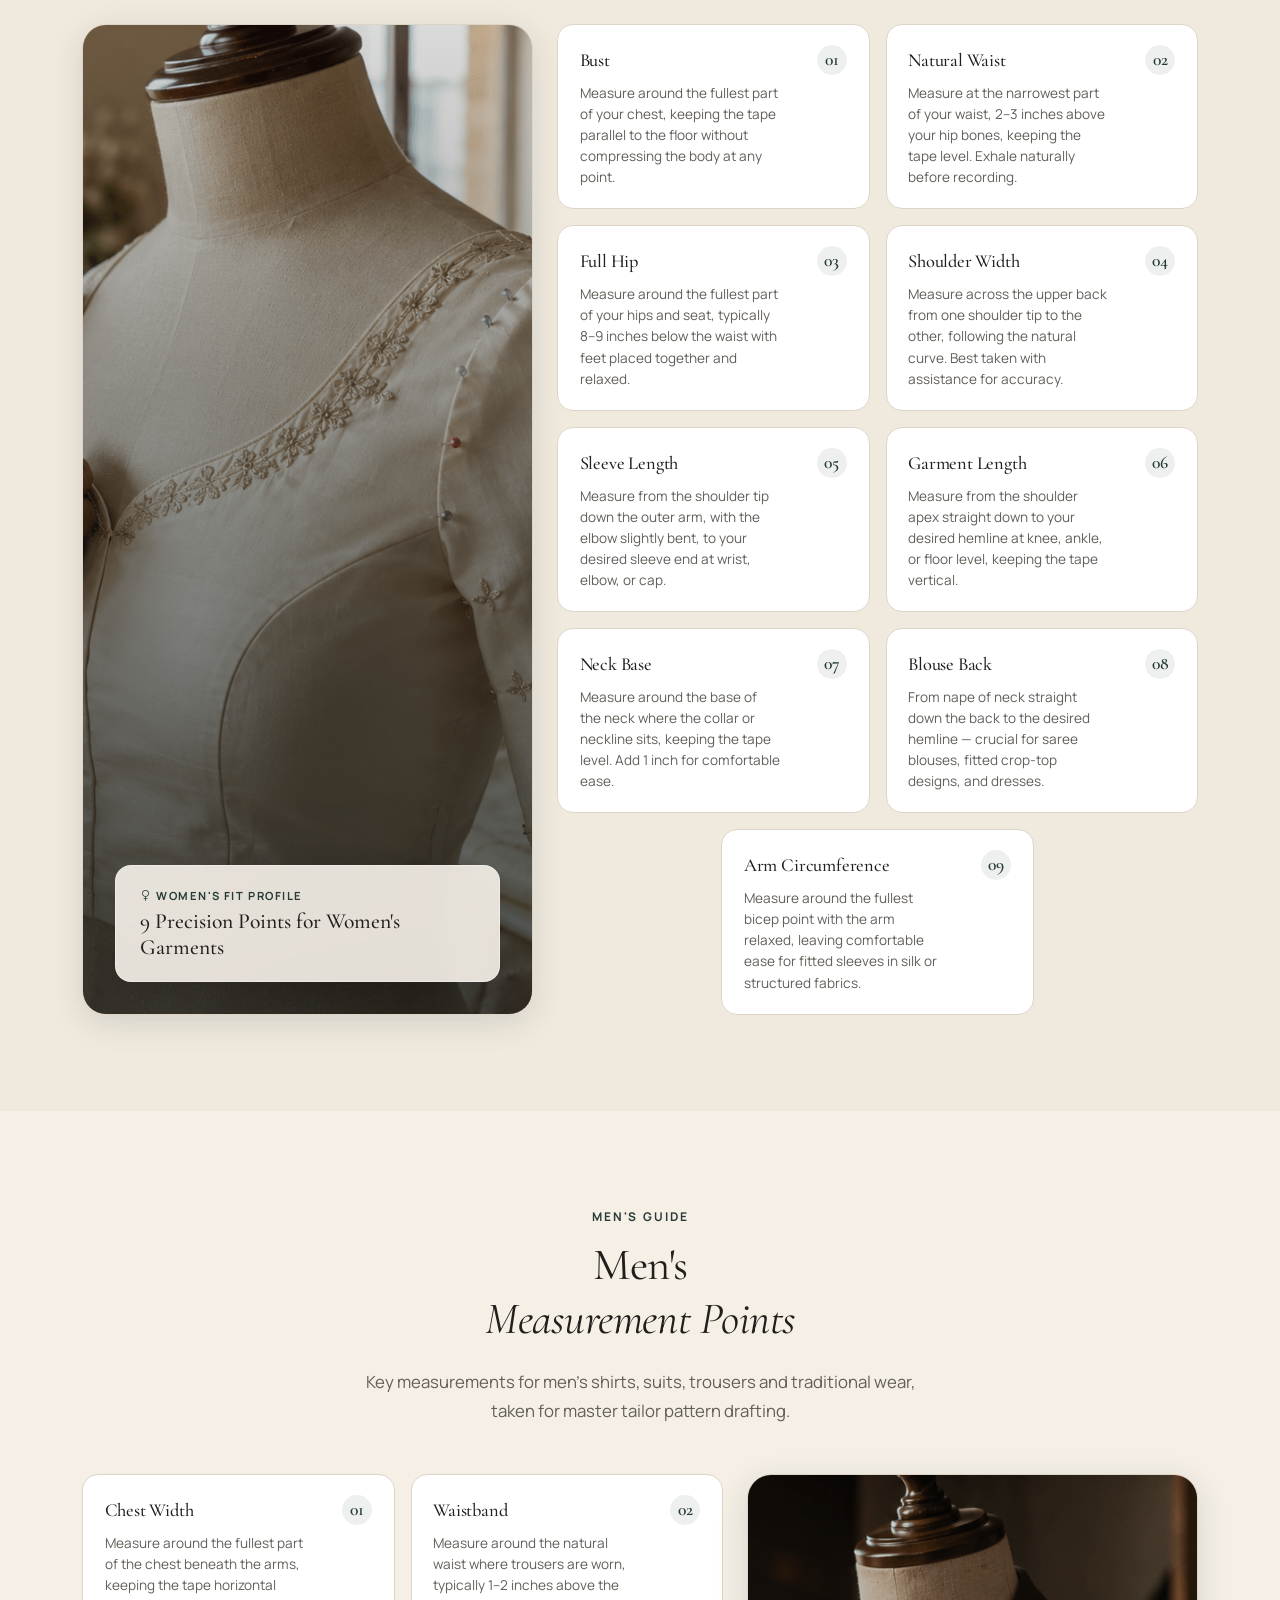
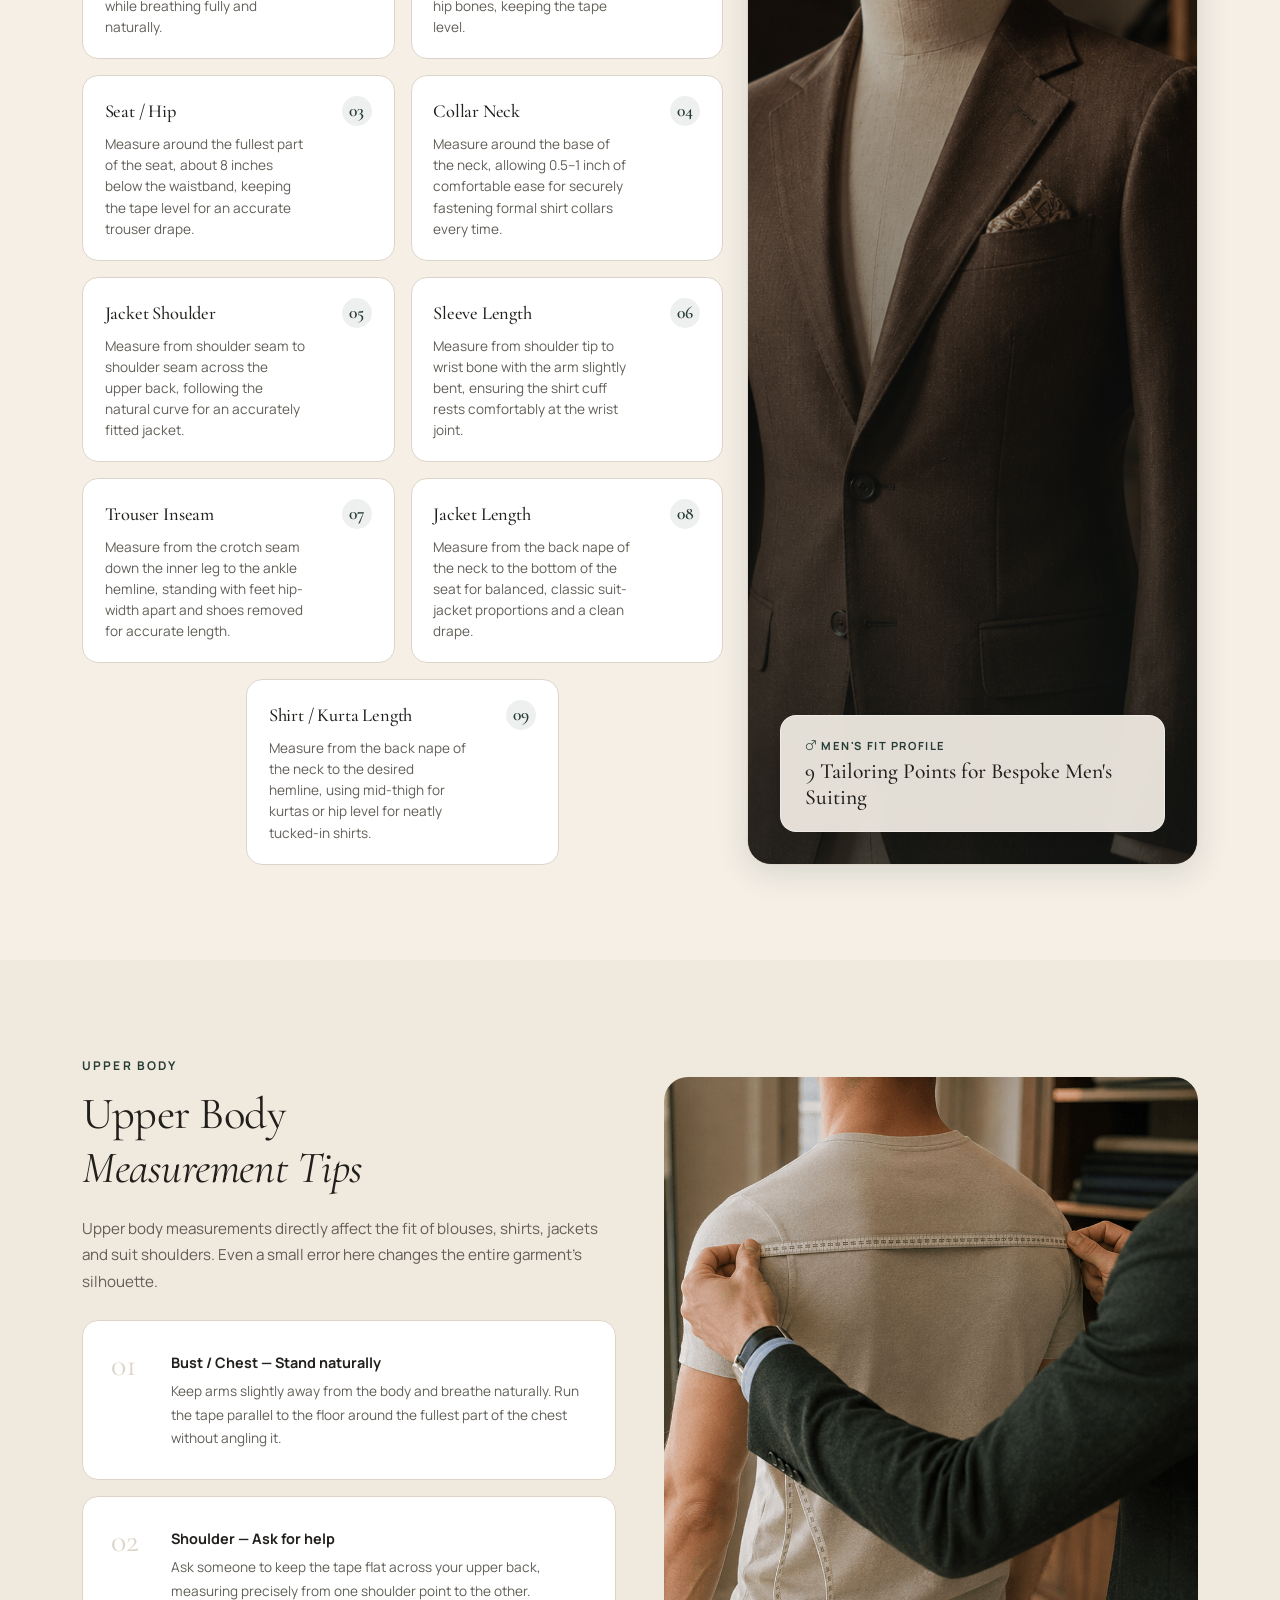
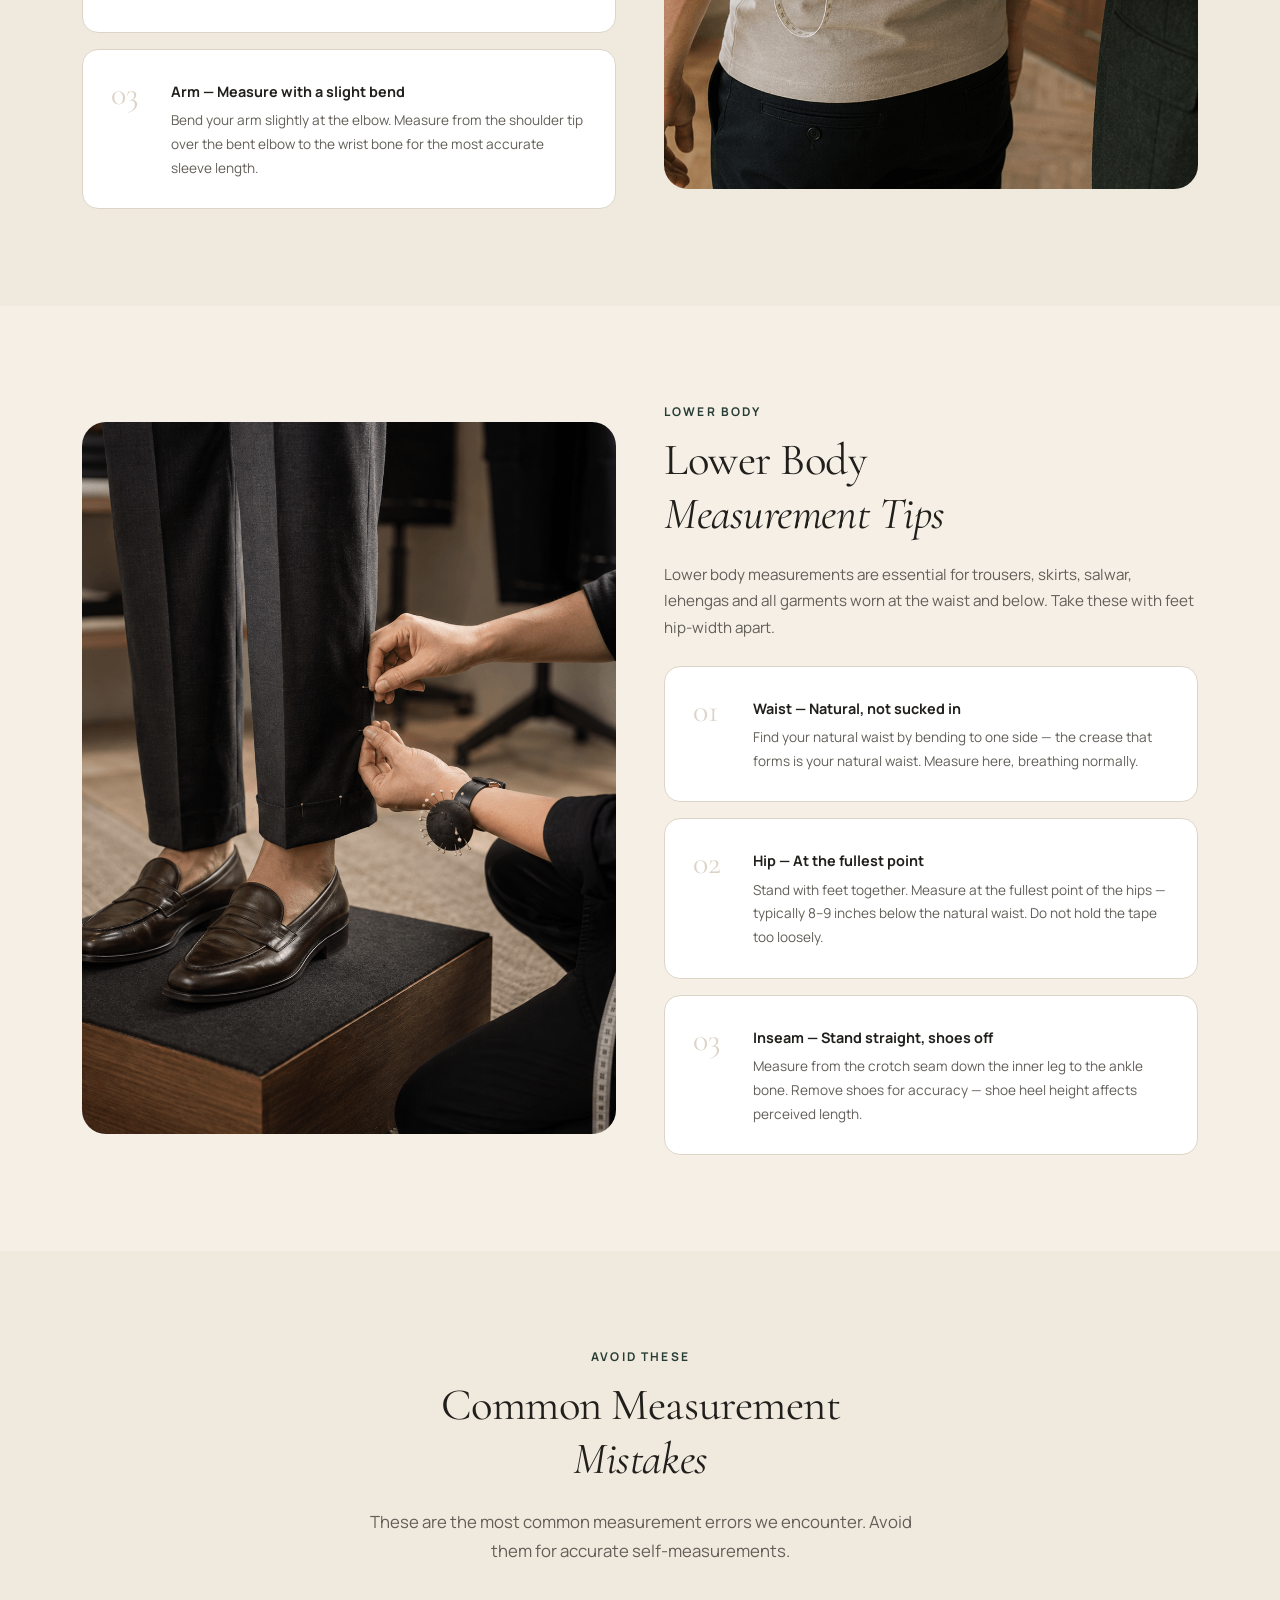
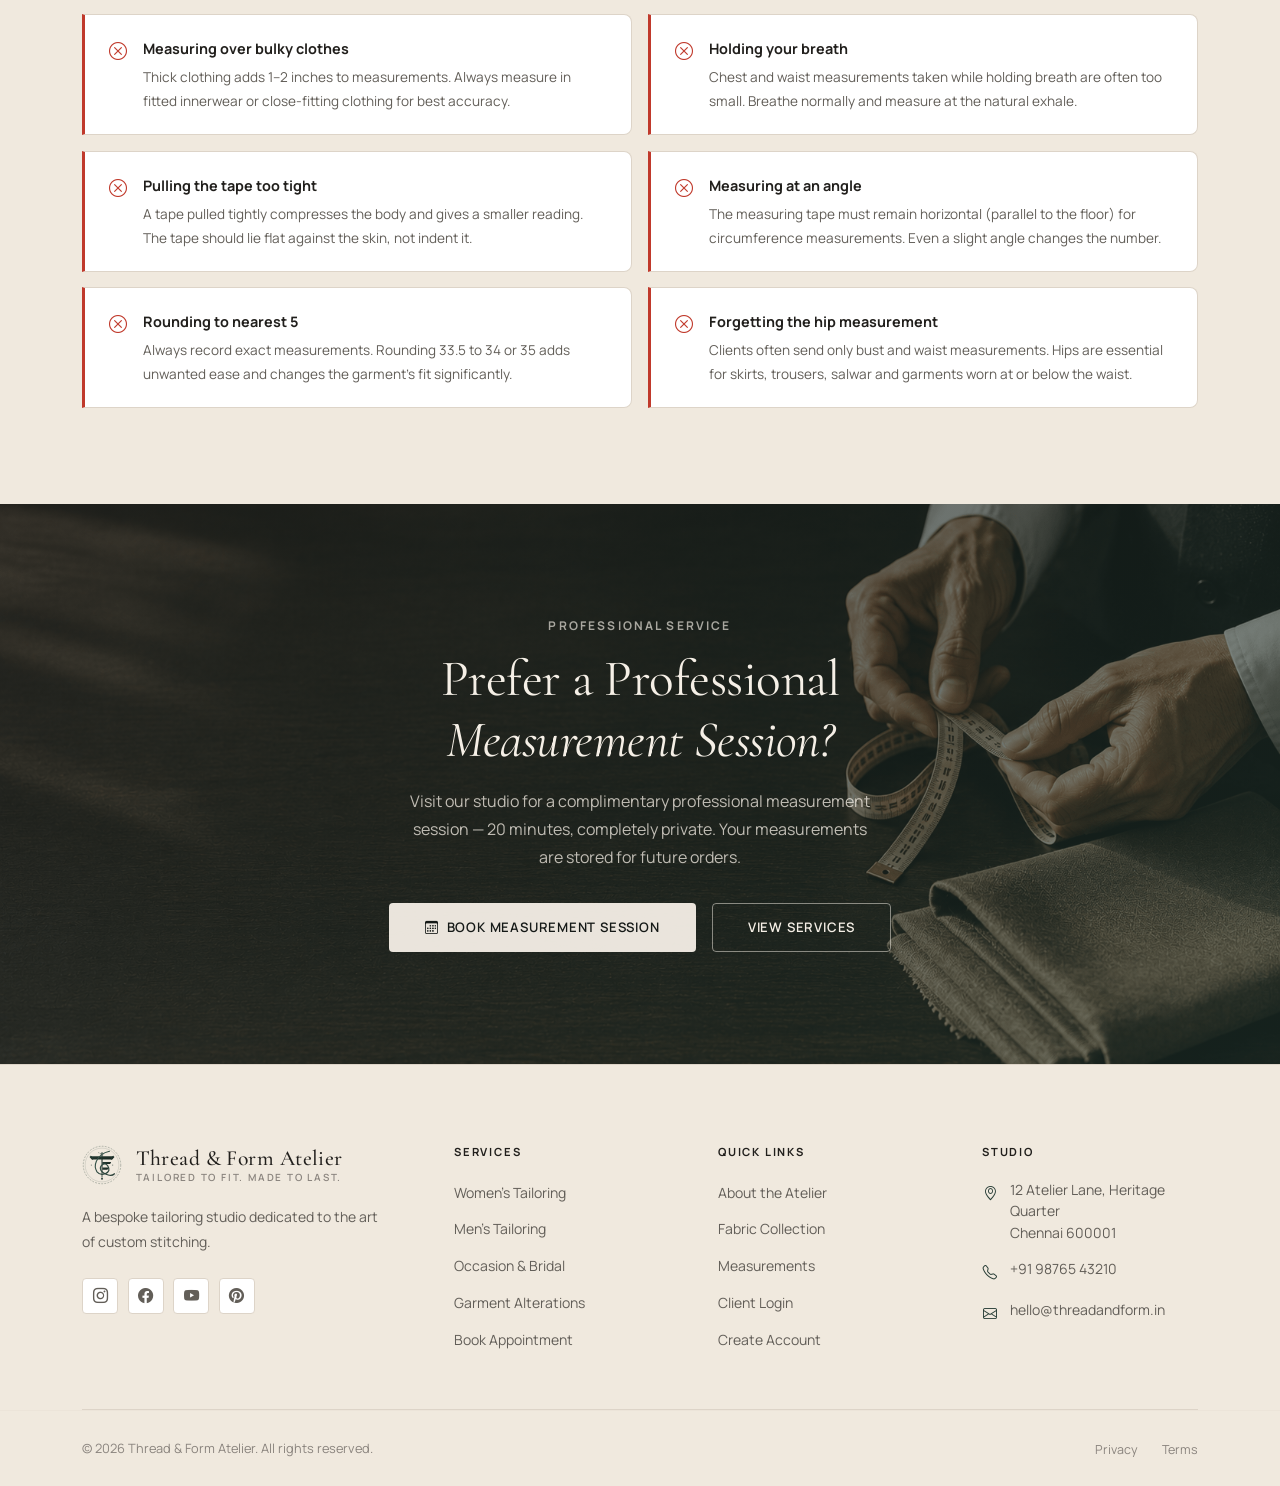
<file: measurement-guide.html>
<!DOCTYPE html>
<html lang="en" dir="ltr" data-theme="light">
<head>
  <meta charset="UTF-8" />
  <meta name="viewport" content="width=device-width, initial-scale=1.0" />
  <link rel="icon" type="image/svg+xml" href="assets/images/common/logo.svg" />
  <meta name="description" content="Thread &amp; Form Atelier Measurements — Learn how to take your measurements correctly for women's and men's custom stitching. Includes diagrams and tips." />
  <title>Measurements | Thread &amp; Form Atelier</title>
  <link rel="stylesheet" href="https://cdn.jsdelivr.net/npm/bootstrap@5.3.3/dist/css/bootstrap.min.css" />
  <link rel="stylesheet" href="https://cdn.jsdelivr.net/npm/bootstrap-icons@1.11.3/font/bootstrap-icons.min.css" />
  <script src="assets/js/theme.js"></script>
  <script src="assets/js/rtl.js"></script>
  <link rel="stylesheet" href="assets/css/main.css" />
  <link rel="stylesheet" href="assets/css/header.css" />
  <link rel="stylesheet" href="assets/css/banner.css" />
  <link rel="stylesheet" href="assets/css/buttons.css" />
  <link rel="stylesheet" href="assets/css/cards.css" />
  <link rel="stylesheet" href="assets/css/forms.css" />
  <link rel="stylesheet" href="assets/css/footer.css" />
  <link rel="stylesheet" href="assets/css/dark-theme.css" />
  <link rel="stylesheet" href="assets/css/rtl.css" />
  <link rel="stylesheet" href="assets/css/desktop.css" />
  <link rel="stylesheet" href="assets/css/tablet.css" />
  <link rel="stylesheet" href="assets/css/mobile.css" />
  <style>
    .measure-step-card {
      background: var(--bg-card);
      border: 1px solid var(--color-border);
      border-radius: var(--radius-lg);
      padding: 1.75rem;
      display: flex;
      gap: 1.25rem;
      align-items: flex-start;
      transition: box-shadow var(--transition-normal), transform var(--transition-normal);
      height: 100%;
    }
    .measure-step-card:hover { box-shadow: var(--shadow-md); transform: translateY(-2px); }
    .measure-step-num {
      font-family: var(--font-heading);
      font-size: 2rem;
      color: var(--color-border);
      line-height: 1;
      flex-shrink: 0;
      width: 40px;
    }

    .measure-point {
      background: var(--bg-card);
      border: 1px solid var(--color-border);
      border-radius: var(--radius-md);
      padding: 1.25rem;
      height: 100%;
    }

    /* Innovative Measurement Guide Cards */
    .guide-visual-card {
      position: relative;
      border-radius: var(--radius-xl);
      overflow: hidden;
      height: 100%;
      min-height: 520px;
      box-shadow: var(--shadow-lg);
      border: 1px solid var(--color-border);
    }

    .guide-visual-img {
      width: 100%;
      height: 100%;
      object-fit: cover;
      object-position: center;
      transition: transform var(--transition-slow);
    }

    .guide-visual-card:hover .guide-visual-img {
      transform: scale(1.04);
    }

    .guide-visual-overlay {
      position: absolute;
      inset: 0;
      background: linear-gradient(180deg, rgba(21, 25, 23, 0.15) 0%, rgba(21, 25, 23, 0.75) 100%);
    }

    .guide-badge-box {
      position: absolute;
      bottom: 2rem;
      left: 2rem;
      right: 2rem;
      background: rgba(245, 239, 230, 0.92);
      backdrop-filter: blur(12px);
      border: 1px solid rgba(255, 255, 255, 0.4);
      padding: 1.25rem 1.5rem;
      border-radius: var(--radius-lg);
      color: var(--color-heading);
      box-shadow: 0 10px 30px rgba(0, 0, 0, 0.15);
    }

    [data-theme="dark"] .guide-badge-box {
      background: rgba(21, 25, 23, 0.88);
      color: #F5EFE6;
      border-color: rgba(255, 255, 255, 0.15);
    }

    .guide-badge-tag {
      font-size: 0.7rem;
      font-weight: 700;
      letter-spacing: 0.14em;
      text-transform: uppercase;
      color: var(--color-primary);
      margin-bottom: 0.25rem;
    }

    [data-theme="dark"] .guide-badge-tag {
      color: #AABBAF;
    }

    .guide-badge-title {
      font-family: var(--font-heading);
      font-size: 1.35rem;
      font-weight: 500;
      line-height: 1.2;
    }

    .measure-grid-card {
      background: var(--bg-card);
      border: 1px solid var(--color-border);
      border-radius: var(--radius-lg);
      padding: 1.25rem 1.35rem;
      height: 100%;
      display: flex;
      flex-direction: column;
      position: relative;
      transition: transform var(--transition-normal), box-shadow var(--transition-normal), border-color var(--transition-normal);
    }

    .measure-grid-card:hover {
      transform: translateY(-4px);
      box-shadow: var(--shadow-md);
      border-color: var(--color-primary);
    }

    .measure-grid-header {
      display: flex;
      align-items: center;
      justify-content: space-between;
      margin-bottom: 0.5rem;
    }

    .measure-grid-num {
      font-family: var(--font-heading);
      font-size: 1.1rem;
      font-weight: 600;
      color: var(--color-primary);
      background: rgba(38, 60, 53, 0.08);
      width: 30px;
      height: 30px;
      border-radius: 50%;
      display: flex;
      align-items: center;
      justify-content: center;
      flex-shrink: 0;
    }

    [data-theme="dark"] .measure-grid-num {
      background: rgba(170, 187, 175, 0.15);
      color: #AABBAF;
    }

    .measure-grid-title {
      font-family: var(--font-heading);
      font-size: 1.15rem;
      font-weight: 500;
      color: var(--color-heading);
      margin: 0;
    }

    .measure-grid-desc {
      font-size: 0.85rem;
      color: var(--color-body);
      line-height: 1.55;
      margin: 0;
      min-height: 4.65em;
      max-width: 12.5rem;
    }
    .measure-point-name {
      font-family: var(--font-heading);
      font-size: 1.1rem;
      color: var(--color-heading);
      margin-bottom: 0.5rem;
    }
    .measure-point-desc {
      font-size: 0.85rem;
      color: var(--color-body);
      line-height: 1.6;
    }
    .mistake-card {
      background: var(--bg-card);
      border: 1px solid var(--color-border);
      border-left: 3px solid #c0392b;
      border-radius: 0 var(--radius-md) var(--radius-md) 0;
      padding: 1.25rem 1.5rem;
      display: flex;
      gap: 1rem;
      align-items: flex-start;
    }
    [data-theme="dark"] .mistake-card { border-left-color: #e74c3c; }
    .mistake-icon { color: #c0392b; font-size: 1.1rem; flex-shrink: 0; margin-top: 0.1rem; }
    [data-theme="dark"] .mistake-icon { color: #e74c3c; }
    .tip-card {
      background: rgba(38,60,53,0.06);
      border: 1px solid rgba(38,60,53,0.15);
      border-radius: var(--radius-md);
      padding: 1.25rem 1.5rem;
      display: flex;
      gap: 1rem;
      align-items: flex-start;
    }
    [data-theme="dark"] .tip-card { background: rgba(170,187,175,0.07); border-color: rgba(170,187,175,0.15); }
    .tip-icon { color: var(--color-primary); font-size: 1.1rem; flex-shrink: 0; margin-top: 0.1rem; }
    [data-theme="dark"] .tip-icon { color: #AABBAF; }
  </style>
</head>
<body>

<!-- HEADER -->
<header class="site-header" id="site-header" role="banner">
  <div class="container-fluid px-0">
    <nav class="navbar-inner" aria-label="Main navigation">
      <a href="index.html" class="navbar-brand-group" aria-label="Thread and Form Atelier — Home">
        <img src="assets/images/common/logo.svg" alt="Thread and Form Atelier logo" class="brand-logo" width="40" height="40" />
        <span class="brand-text"><span class="brand-name">Thread &amp; Form Atelier</span><span class="brand-tagline">Tailored to Fit. Made to Last.</span></span>
      </a>
      <ul class="navbar-nav-center" role="list">
        <li><a href="index.html" class="nav-item-link">Home</a></li>
        <li><a href="home2.html" class="nav-item-link">Home 2</a></li>
        <li><a href="about.html" class="nav-item-link">About</a></li>
        <li><a href="services.html" class="nav-item-link">Services</a></li>
        <li><a href="fabrics.html" class="nav-item-link">Fabrics</a></li>
        <li><a href="measurement-guide.html" class="nav-item-link active" aria-current="page">Measurements</a></li>
        <li><a href="alterations.html" class="nav-item-link">Alterations</a></li>
        <li><a href="contact.html" class="nav-item-link">Contact</a></li>
      </ul>
      <div class="navbar-controls">
        <button class="ctrl-btn" data-theme-toggle aria-label="Toggle Dark Mode"><i class="bi bi-moon theme-icon"></i></button>
        <button class="ctrl-btn" data-dir-toggle aria-label="Toggle RTL"><span class="ctrl-btn-label dir-label">RTL</span></button>
        <a href="login.html" class="btn-nav-login"><i class="bi bi-person"></i> Login</a>
      </div>
      <button class="navbar-toggler" id="mobile-toggler" aria-label="Open navigation" aria-expanded="false" aria-controls="mobile-drawer">
        <span class="toggler-bar"></span><span class="toggler-bar"></span><span class="toggler-bar"></span>
      </button>
    </nav>
  </div>
</header>
<nav class="mobile-nav-drawer" id="mobile-drawer" aria-label="Mobile navigation">
  <ul class="mobile-nav-list">
    <li><a href="index.html">Home</a></li><li><a href="home2.html">Home 2</a></li>
    <li><a href="about.html">About</a></li><li><a href="services.html">Services</a></li>
    <li><a href="fabrics.html">Fabrics</a></li><li><a href="measurement-guide.html" class="active">Measurements</a></li>
    <li><a href="alterations.html">Alterations</a></li><li><a href="contact.html">Contact</a></li>
  </ul>
  <div class="mobile-nav-controls">
    <button class="ctrl-btn" data-theme-toggle aria-label="Toggle Dark Mode"><i class="bi bi-moon theme-icon"></i></button>
    <button class="ctrl-btn" data-dir-toggle aria-label="Toggle RTL"><span class="ctrl-btn-label dir-label">RTL</span></button>
    <a href="login.html" class="btn-nav-login"><i class="bi bi-person"></i> Login</a>
  </div>
</nav>

<main id="main-content">

<!-- BANNER -->
<div class="page-banner">
  <img src="assets/images/hero/measurement-hero.png" alt="Dress form with measuring tape and tailoring tools" class="page-banner-image" loading="eager" />
  <div class="page-banner-overlay" aria-hidden="true"></div>
  <div class="page-banner-content">
    <div class="container">
      <p class="page-banner-breadcrumb"><a href="index.html">Home</a><span class="sep">/</span> Measurements</p>
      <h1 class="page-banner-title">Measurements</h1>
      <p class="page-banner-subtitle">Measure correctly at home, or visit us for a professional session.</p>
    </div>
  </div>
</div>

<!-- SECTION 1 — Before You Measure -->
<section class="before-measure-section" aria-labelledby="before-measure-heading">
  <div class="container">
    <div class="row align-items-stretch g-4 g-lg-5">
      <div class="col-lg-5 fade-in d-flex flex-column justify-content-center">
        <span class="section-label">Getting Ready</span>
        <h2 class="section-title" id="before-measure-heading">Before You<br><em>Begin Measuring</em></h2>
        <p class="mb-4" style="font-size:0.95rem;color:var(--color-body);">
          Accurate measurements are the foundation of a perfectly fitted garment. 
          Before you pick up the tape, follow these preparation steps to ensure 
          your numbers are as accurate as possible.
        </p>
        <div class="d-flex flex-column gap-3">
          <div class="tip-card">
            <i class="bi bi-check2-circle tip-icon" aria-hidden="true"></i>
            <p style="font-size:0.875rem;color:var(--color-body);">Wear fitted clothing or innerwear while measuring so the fabric lies close to your body without adding false inches.</p>
          </div>
          <div class="tip-card">
            <i class="bi bi-check2-circle tip-icon" aria-hidden="true"></i>
            <p style="font-size:0.875rem;color:var(--color-body);">Stand straight with your feet together in a relaxed, natural posture, breathing normally without pulling in your stomach.</p>
          </div>
          <div class="tip-card">
            <i class="bi bi-check2-circle tip-icon" aria-hidden="true"></i>
            <p style="font-size:0.875rem;color:var(--color-body);">Use a soft, flexible measuring tape and ask someone to assist for hard-to-reach shoulder and back measurements.</p>
          </div>
        </div>
      </div>
      <div class="col-lg-7 fade-in d-flex">
        <div style="position:relative;overflow:hidden;border-radius:var(--radius-xl);box-shadow:var(--shadow-lg);width:100%;height:100%;min-height:560px;">
          <img src="assets/images/sections/measurements.jpg" alt="Tailor's measuring tape on dress form in studio" style="width:100%;height:100%;min-height:560px;object-fit:cover;display:block;" loading="lazy" />
          <div style="position:absolute;inset:0;background:linear-gradient(180deg, rgba(0,0,0,0) 60%, rgba(21,25,23,0.35) 100%);pointer-events:none;"></div>
        </div>
      </div>
    </div>
  </div>
</section>

<!-- SECTION 2 — Women's Measurement Guide -->
<section class="section-alt" aria-labelledby="womens-measure-heading">
  <div class="container">
    <div class="row justify-content-center mb-5">
      <div class="col-lg-7 text-center fade-in">
        <span class="section-label">Women's Guide</span>
        <h2 class="section-title" id="womens-measure-heading">Women's<br><em>Measurement Points</em></h2>
        <p class="section-subtitle mx-auto">These are the 9 key anatomical measurements required for women's bespoke garments, saree blouses, suits and dresses.</p>
      </div>
    </div>
    <div class="row g-4 align-items-stretch">
      <!-- Left Column: Featured Visual Image Card -->
      <div class="col-lg-5 fade-in">
        <div class="guide-visual-card">
          <img src="assets/images/pages/women-1.png" alt="Women's bespoke garment measurement profile" class="guide-visual-img" loading="lazy" />
          <div class="guide-visual-overlay"></div>
          <div class="guide-badge-box">
            <div class="guide-badge-tag"><i class="bi bi-gender-female"></i> Women's Fit Profile</div>
            <div class="guide-badge-title">9 Precision Points for Women's Garments</div>
          </div>
        </div>
      </div>
      <!-- Right Column: 2-Column Grid of Styled Measurement Cards -->
      <div class="col-lg-7 fade-in">
        <div class="row g-3">
          <div class="col-sm-6">
            <div class="measure-grid-card">
              <div class="measure-grid-header">
                <h3 class="measure-grid-title">Bust</h3>
                <span class="measure-grid-num">01</span>
              </div>
              <p class="measure-grid-desc">Measure around the fullest part of your chest, keeping the tape parallel to the floor without compressing the body at any point.</p>
            </div>
          </div>
          <div class="col-sm-6">
            <div class="measure-grid-card">
              <div class="measure-grid-header">
                <h3 class="measure-grid-title">Natural Waist</h3>
                <span class="measure-grid-num">02</span>
              </div>
              <p class="measure-grid-desc">Measure at the narrowest part of your waist, 2–3 inches above your hip bones, keeping the tape level. Exhale naturally before recording.</p>
            </div>
          </div>
          <div class="col-sm-6">
            <div class="measure-grid-card">
              <div class="measure-grid-header">
                <h3 class="measure-grid-title">Full Hip</h3>
                <span class="measure-grid-num">03</span>
              </div>
              <p class="measure-grid-desc">Measure around the fullest part of your hips and seat, typically 8–9 inches below the waist with feet placed together and relaxed.</p>
            </div>
          </div>
          <div class="col-sm-6">
            <div class="measure-grid-card">
              <div class="measure-grid-header">
                <h3 class="measure-grid-title">Shoulder Width</h3>
                <span class="measure-grid-num">04</span>
              </div>
              <p class="measure-grid-desc">Measure across the upper back from one shoulder tip to the other, following the natural curve. Best taken with assistance for accuracy.</p>
            </div>
          </div>
          <div class="col-sm-6">
            <div class="measure-grid-card">
              <div class="measure-grid-header">
                <h3 class="measure-grid-title">Sleeve Length</h3>
                <span class="measure-grid-num">05</span>
              </div>
              <p class="measure-grid-desc">Measure from the shoulder tip down the outer arm, with the elbow slightly bent, to your desired sleeve end at wrist, elbow, or cap.</p>
            </div>
          </div>
          <div class="col-sm-6">
            <div class="measure-grid-card">
              <div class="measure-grid-header">
                <h3 class="measure-grid-title">Garment Length</h3>
                <span class="measure-grid-num">06</span>
              </div>
              <p class="measure-grid-desc">Measure from the shoulder apex straight down to your desired hemline at knee, ankle, or floor level, keeping the tape vertical.</p>
            </div>
          </div>
          <div class="col-sm-6">
            <div class="measure-grid-card">
              <div class="measure-grid-header">
                <h3 class="measure-grid-title">Neck Base</h3>
                <span class="measure-grid-num">07</span>
              </div>
              <p class="measure-grid-desc">Measure around the base of the neck where the collar or neckline sits, keeping the tape level. Add 1 inch for comfortable ease.</p>
            </div>
          </div>
          <div class="col-sm-6">
            <div class="measure-grid-card">
              <div class="measure-grid-header">
                <h3 class="measure-grid-title">Blouse Back</h3>
                <span class="measure-grid-num">08</span>
              </div>
              <p class="measure-grid-desc">From nape of neck straight down the back to the desired hemline — crucial for saree blouses, fitted crop-top designs, and dresses.</p>
            </div>
          </div>
          <div class="col-sm-6 mx-auto">
            <div class="measure-grid-card">
              <div class="measure-grid-header">
                <h3 class="measure-grid-title">Arm Circumference</h3>
                <span class="measure-grid-num">09</span>
              </div>
              <p class="measure-grid-desc">Measure around the fullest bicep point with the arm relaxed, leaving comfortable ease for fitted sleeves in silk or structured fabrics.</p>
            </div>
          </div>
        </div>
      </div>
    </div>
  </div>
</section>

<!-- SECTION 3 — Men's Measurement Guide -->
<section aria-labelledby="mens-measure-heading">
  <div class="container">
    <div class="row justify-content-center mb-5">
      <div class="col-lg-7 text-center fade-in">
        <span class="section-label">Men's Guide</span>
        <h2 class="section-title" id="mens-measure-heading">Men's<br><em>Measurement Points</em></h2>
        <p class="section-subtitle mx-auto">Key measurements for men's shirts, suits, trousers and traditional wear, taken for master tailor pattern drafting.</p>
      </div>
    </div>
    <div class="row g-4 align-items-stretch">
      <!-- Left Column: 2-Column Grid of Styled Measurement Cards -->
      <div class="col-lg-7 order-lg-1 fade-in">
        <div class="row g-3">
          <div class="col-sm-6">
            <div class="measure-grid-card">
              <div class="measure-grid-header">
                <h3 class="measure-grid-title">Chest Width</h3>
                <span class="measure-grid-num">01</span>
              </div>
              <p class="measure-grid-desc">Measure around the fullest part of the chest beneath the arms, keeping the tape horizontal while breathing fully and naturally.</p>
            </div>
          </div>
          <div class="col-sm-6">
            <div class="measure-grid-card">
              <div class="measure-grid-header">
                <h3 class="measure-grid-title">Waistband</h3>
                <span class="measure-grid-num">02</span>
              </div>
              <p class="measure-grid-desc">Measure around the natural waist where trousers are worn, typically 1–2 inches above the hip bones, keeping the tape level.</p>
            </div>
          </div>
          <div class="col-sm-6">
            <div class="measure-grid-card">
              <div class="measure-grid-header">
                <h3 class="measure-grid-title">Seat / Hip</h3>
                <span class="measure-grid-num">03</span>
              </div>
              <p class="measure-grid-desc">Measure around the fullest part of the seat, about 8 inches below the waistband, keeping the tape level for an accurate trouser drape.</p>
            </div>
          </div>
          <div class="col-sm-6">
            <div class="measure-grid-card">
              <div class="measure-grid-header">
                <h3 class="measure-grid-title">Collar Neck</h3>
                <span class="measure-grid-num">04</span>
              </div>
              <p class="measure-grid-desc">Measure around the base of the neck, allowing 0.5–1 inch of comfortable ease for securely fastening formal shirt collars every time.</p>
            </div>
          </div>
          <div class="col-sm-6">
            <div class="measure-grid-card">
              <div class="measure-grid-header">
                <h3 class="measure-grid-title">Jacket Shoulder</h3>
                <span class="measure-grid-num">05</span>
              </div>
              <p class="measure-grid-desc">Measure from shoulder seam to shoulder seam across the upper back, following the natural curve for an accurately fitted jacket.</p>
            </div>
          </div>
          <div class="col-sm-6">
            <div class="measure-grid-card">
              <div class="measure-grid-header">
                <h3 class="measure-grid-title">Sleeve Length</h3>
                <span class="measure-grid-num">06</span>
              </div>
              <p class="measure-grid-desc">Measure from shoulder tip to wrist bone with the arm slightly bent, ensuring the shirt cuff rests comfortably at the wrist joint.</p>
            </div>
          </div>
          <div class="col-sm-6">
            <div class="measure-grid-card">
              <div class="measure-grid-header">
                <h3 class="measure-grid-title">Trouser Inseam</h3>
                <span class="measure-grid-num">07</span>
              </div>
              <p class="measure-grid-desc">Measure from the crotch seam down the inner leg to the ankle hemline, standing with feet hip-width apart and shoes removed for accurate length.</p>
            </div>
          </div>
          <div class="col-sm-6">
            <div class="measure-grid-card">
              <div class="measure-grid-header">
                <h3 class="measure-grid-title">Jacket Length</h3>
                <span class="measure-grid-num">08</span>
              </div>
              <p class="measure-grid-desc">Measure from the back nape of the neck to the bottom of the seat for balanced, classic suit-jacket proportions and a clean drape.</p>
            </div>
          </div>
          <div class="col-sm-6 mx-auto">
            <div class="measure-grid-card">
              <div class="measure-grid-header">
                <h3 class="measure-grid-title">Shirt / Kurta Length</h3>
                <span class="measure-grid-num">09</span>
              </div>
              <p class="measure-grid-desc">Measure from the back nape of the neck to the desired hemline, using mid-thigh for kurtas or hip level for neatly tucked-in shirts.</p>
            </div>
          </div>
        </div>
      </div>
      <!-- Right Column: Featured Visual Image Card -->
      <div class="col-lg-5 order-lg-2 fade-in">
        <div class="guide-visual-card">
          <img src="assets/images/pages/men-1.png" alt="Men's bespoke suit fitting profile" class="guide-visual-img" loading="lazy" />
          <div class="guide-visual-overlay"></div>
          <div class="guide-badge-box">
            <div class="guide-badge-tag"><i class="bi bi-gender-male"></i> Men's Fit Profile</div>
            <div class="guide-badge-title">9 Tailoring Points for Bespoke Men's Suiting</div>
          </div>
        </div>
      </div>
    </div>
  </div>
</section>

<!-- SECTION 4 — Upper Body -->
<section class="section-alt" aria-labelledby="upper-measure-heading">
  <div class="container">
    <div class="row align-items-center g-5">
      <div class="col-lg-6 fade-in">
        <span class="section-label">Upper Body</span>
        <h2 class="section-title" id="upper-measure-heading">Upper Body<br><em>Measurement Tips</em></h2>
        <p class="mb-4" style="font-size:0.95rem;color:var(--color-body);">Upper body measurements directly affect the fit of blouses, shirts, jackets and suit shoulders. Even a small error here changes the entire garment's silhouette.</p>
        <div class="d-flex flex-column gap-3">
          <div class="measure-step-card">
            <div class="measure-step-num">01</div>
            <div>
              <strong style="font-size:0.9rem;color:var(--color-heading);">Bust / Chest — Stand naturally</strong>
              <p style="font-size:0.85rem;color:var(--color-body);margin-top:0.25rem;">Keep arms slightly away from the body and breathe naturally. Run the tape parallel to the floor around the fullest part of the chest without angling it.</p>
            </div>
          </div>
          <div class="measure-step-card">
            <div class="measure-step-num">02</div>
            <div>
              <strong style="font-size:0.9rem;color:var(--color-heading);">Shoulder — Ask for help</strong>
              <p style="font-size:0.85rem;color:var(--color-body);margin-top:0.25rem;">Ask someone to keep the tape flat across your upper back, measuring precisely from one shoulder point to the other.</p>
            </div>
          </div>
          <div class="measure-step-card">
            <div class="measure-step-num">03</div>
            <div>
              <strong style="font-size:0.9rem;color:var(--color-heading);">Arm — Measure with a slight bend</strong>
              <p style="font-size:0.85rem;color:var(--color-body);margin-top:0.25rem;">Bend your arm slightly at the elbow. Measure from the shoulder tip over the bent elbow to the wrist bone for the most accurate sleeve length.</p>
            </div>
          </div>
        </div>
      </div>
      <div class="col-lg-6 fade-in">
        <img src="assets/images/pages/upper_mesure.png" alt="Tailor measuring shoulder on dress form" style="width:100%;border-radius:var(--radius-xl);aspect-ratio:3/4;object-fit:cover;" loading="lazy" />
      </div>
    </div>
  </div>
</section>

<!-- SECTION 5 — Lower Body -->
<section aria-labelledby="lower-measure-heading">
  <div class="container">
    <div class="row align-items-center g-5">
      <div class="col-lg-6 order-lg-2 fade-in">
        <span class="section-label">Lower Body</span>
        <h2 class="section-title" id="lower-measure-heading">Lower Body<br><em>Measurement Tips</em></h2>
        <p class="mb-4" style="font-size:0.95rem;color:var(--color-body);">Lower body measurements are essential for trousers, skirts, salwar, lehengas and all garments worn at the waist and below. Take these with feet hip-width apart.</p>
        <div class="d-flex flex-column gap-3">
          <div class="measure-step-card">
            <div class="measure-step-num">01</div>
            <div>
              <strong style="font-size:0.9rem;color:var(--color-heading);">Waist — Natural, not sucked in</strong>
              <p style="font-size:0.85rem;color:var(--color-body);margin-top:0.25rem;">Find your natural waist by bending to one side — the crease that forms is your natural waist. Measure here, breathing normally.</p>
            </div>
          </div>
          <div class="measure-step-card">
            <div class="measure-step-num">02</div>
            <div>
              <strong style="font-size:0.9rem;color:var(--color-heading);">Hip — At the fullest point</strong>
              <p style="font-size:0.85rem;color:var(--color-body);margin-top:0.25rem;">Stand with feet together. Measure at the fullest point of the hips — typically 8–9 inches below the natural waist. Do not hold the tape too loosely.</p>
            </div>
          </div>
          <div class="measure-step-card">
            <div class="measure-step-num">03</div>
            <div>
              <strong style="font-size:0.9rem;color:var(--color-heading);">Inseam — Stand straight, shoes off</strong>
              <p style="font-size:0.85rem;color:var(--color-body);margin-top:0.25rem;">Measure from the crotch seam down the inner leg to the ankle bone. Remove shoes for accuracy — shoe heel height affects perceived length.</p>
            </div>
          </div>
        </div>
      </div>
      <div class="col-lg-6 order-lg-1 fade-in">
        <img src="assets/images/pages/bottom_measure.png" alt="Measuring tape and notebook with body measurements" style="width:100%;border-radius:var(--radius-xl);aspect-ratio:3/4;object-fit:cover;" loading="lazy" />
      </div>
    </div>
  </div>
</section>

<!-- SECTION 6 — Common Mistakes -->
<section class="section-alt" aria-labelledby="mistakes-heading">
  <div class="container">
    <div class="row justify-content-center mb-5">
      <div class="col-lg-7 text-center fade-in">
        <span class="section-label">Avoid These</span>
        <h2 class="section-title" id="mistakes-heading">Common Measurement<br><em>Mistakes</em></h2>
        <p class="section-subtitle mx-auto">These are the most common measurement errors we encounter. Avoid them for accurate self-measurements.</p>
      </div>
    </div>
    <div class="row g-3">
      <div class="col-md-6 fade-in">
        <div class="mistake-card">
          <i class="bi bi-x-circle mistake-icon" aria-hidden="true"></i>
          <div>
            <strong style="font-size:0.9rem;color:var(--color-heading);">Measuring over bulky clothes</strong>
            <p style="font-size:0.85rem;color:var(--color-body);margin-top:0.25rem;">Thick clothing adds 1–2 inches to measurements. Always measure in fitted innerwear or close-fitting clothing for best accuracy.</p>
          </div>
        </div>
      </div>
      <div class="col-md-6 fade-in">
        <div class="mistake-card">
          <i class="bi bi-x-circle mistake-icon" aria-hidden="true"></i>
          <div>
            <strong style="font-size:0.9rem;color:var(--color-heading);">Holding your breath</strong>
            <p style="font-size:0.85rem;color:var(--color-body);margin-top:0.25rem;">Chest and waist measurements taken while holding breath are often too small. Breathe normally and measure at the natural exhale.</p>
          </div>
        </div>
      </div>
      <div class="col-md-6 fade-in">
        <div class="mistake-card">
          <i class="bi bi-x-circle mistake-icon" aria-hidden="true"></i>
          <div>
            <strong style="font-size:0.9rem;color:var(--color-heading);">Pulling the tape too tight</strong>
            <p style="font-size:0.85rem;color:var(--color-body);margin-top:0.25rem;">A tape pulled tightly compresses the body and gives a smaller reading. The tape should lie flat against the skin, not indent it.</p>
          </div>
        </div>
      </div>
      <div class="col-md-6 fade-in">
        <div class="mistake-card">
          <i class="bi bi-x-circle mistake-icon" aria-hidden="true"></i>
          <div>
            <strong style="font-size:0.9rem;color:var(--color-heading);">Measuring at an angle</strong>
            <p style="font-size:0.85rem;color:var(--color-body);margin-top:0.25rem;">The measuring tape must remain horizontal (parallel to the floor) for circumference measurements. Even a slight angle changes the number.</p>
          </div>
        </div>
      </div>
      <div class="col-md-6 fade-in">
        <div class="mistake-card">
          <i class="bi bi-x-circle mistake-icon" aria-hidden="true"></i>
          <div>
            <strong style="font-size:0.9rem;color:var(--color-heading);">Rounding to nearest 5</strong>
            <p style="font-size:0.85rem;color:var(--color-body);margin-top:0.25rem;">Always record exact measurements. Rounding 33.5 to 34 or 35 adds unwanted ease and changes the garment's fit significantly.</p>
          </div>
        </div>
      </div>
      <div class="col-md-6 fade-in">
        <div class="mistake-card">
          <i class="bi bi-x-circle mistake-icon" aria-hidden="true"></i>
          <div>
            <strong style="font-size:0.9rem;color:var(--color-heading);">Forgetting the hip measurement</strong>
            <p style="font-size:0.85rem;color:var(--color-body);margin-top:0.25rem;">Clients often send only bust and waist measurements. Hips are essential for skirts, trousers, salwar and garments worn at or below the waist.</p>
          </div>
        </div>
      </div>
    </div>
  </div>
</section>

<!-- SECTION 7 — Professional Measurement CTA -->
<section class="position-relative overflow-hidden" style="padding:7rem 0;" aria-labelledby="measure-cta-heading">
  <img src="assets/images/cta/measurement-cta.png" alt="Professional tailor studio" style="position:absolute;inset:0;width:100%;height:100%;object-fit:cover;" loading="lazy" aria-hidden="true" />
  <div class="overlay-dark" aria-hidden="true"></div>
  <div class="container position-relative" style="z-index:2;">
    <div class="row justify-content-center">
      <div class="col-lg-7 text-center">
        <span class="section-label" style="color:rgba(245,239,230,0.65);">Professional Service</span>
        <h2 id="measure-cta-heading" style="font-family:var(--font-heading);font-size:clamp(2rem,4vw,3.25rem);color:#F5EFE6;margin-bottom:1rem;">
          Prefer a Professional<br><em>Measurement Session?</em>
        </h2>
        <p style="color:rgba(245,239,230,0.75);font-size:1rem;max-width:480px;margin:0 auto 2rem;line-height:1.75;">
          Visit our studio for a complimentary professional measurement session — 
          20 minutes, completely private. Your measurements are stored for future orders.
        </p>
        <div class="d-flex justify-content-center gap-3 flex-wrap">
          <a href="contact.html" class="btn btn-white btn-lg" id="measure-cta-btn"><i class="bi bi-calendar3"></i> Book Measurement Session</a>
          <a href="services.html" class="btn btn-outline-white btn-lg" id="measure-services-btn">View Services</a>
        </div>
      </div>
    </div>
  </div>
</section>

</main>

<!-- FOOTER -->
<footer class="site-footer" role="contentinfo">
  <div class="container">
    <div class="footer-top">
      <div class="footer-brand">
        <a href="index.html" class="navbar-brand-group footer-brand-group" aria-label="Thread and Form Atelier — Home">
          <img src="assets/images/common/logo.svg" alt="Thread and Form Atelier logo" class="brand-logo" width="40" height="40" />
          <span class="brand-text">
            <span class="brand-name">Thread &amp; Form Atelier</span>
            <span class="brand-tagline">TAILORED TO FIT. MADE TO LAST.</span>
          </span>
        </a><p class="footer-about">A bespoke tailoring studio dedicated to the art of custom stitching.</p><div class="footer-social"><a href="#" class="footer-social-link" aria-label="Instagram"><i class="bi bi-instagram"></i></a><a href="#" class="footer-social-link" aria-label="Facebook"><i class="bi bi-facebook"></i></a><a href="#" class="footer-social-link" aria-label="YouTube"><i class="bi bi-youtube"></i></a><a href="#" class="footer-social-link" aria-label="Pinterest"><i class="bi bi-pinterest"></i></a></div></div>
      <div><h2 class="footer-col-title">Services</h2><ul class="footer-nav-list"><li><a href="services.html">Women's Tailoring</a></li><li><a href="services.html">Men's Tailoring</a></li><li><a href="services.html">Occasion &amp; Bridal</a></li><li><a href="alterations.html">Garment Alterations</a></li><li><a href="contact.html">Book Appointment</a></li></ul></div>
      <div><h2 class="footer-col-title">Quick Links</h2><ul class="footer-nav-list"><li><a href="about.html">About the Atelier</a></li><li><a href="fabrics.html">Fabric Collection</a></li><li><a href="measurement-guide.html">Measurements</a></li><li><a href="login.html">Client Login</a></li><li><a href="signup.html">Create Account</a></li></ul></div>
      <div><h2 class="footer-col-title">Studio</h2><div class="footer-studio-item"><i class="bi bi-geo-alt footer-studio-icon"></i><p class="footer-studio-text">12 Atelier Lane, Heritage Quarter<br>Chennai 600001</p></div><div class="footer-studio-item"><i class="bi bi-telephone footer-studio-icon"></i><p class="footer-studio-text">+91 98765 43210</p></div><div class="footer-studio-item"><i class="bi bi-envelope footer-studio-icon"></i><p class="footer-studio-text">hello@threadandform.in</p></div></div>
    </div>
  </div>
  <hr class="footer-divider" />
  <div class="container"><div class="footer-bottom"><p class="footer-copyright">&copy; 2026 Thread &amp; Form Atelier. All rights reserved.</p><ul class="footer-bottom-links"><li><a href="#">Privacy</a></li><li><a href="#">Terms</a></li></ul></div></div>
</footer>
<script src="https://cdn.jsdelivr.net/npm/bootstrap@5.3.3/dist/js/bootstrap.bundle.min.js"></script>
<script src="assets/js/main.js"></script>
</body>
</html>
</file>
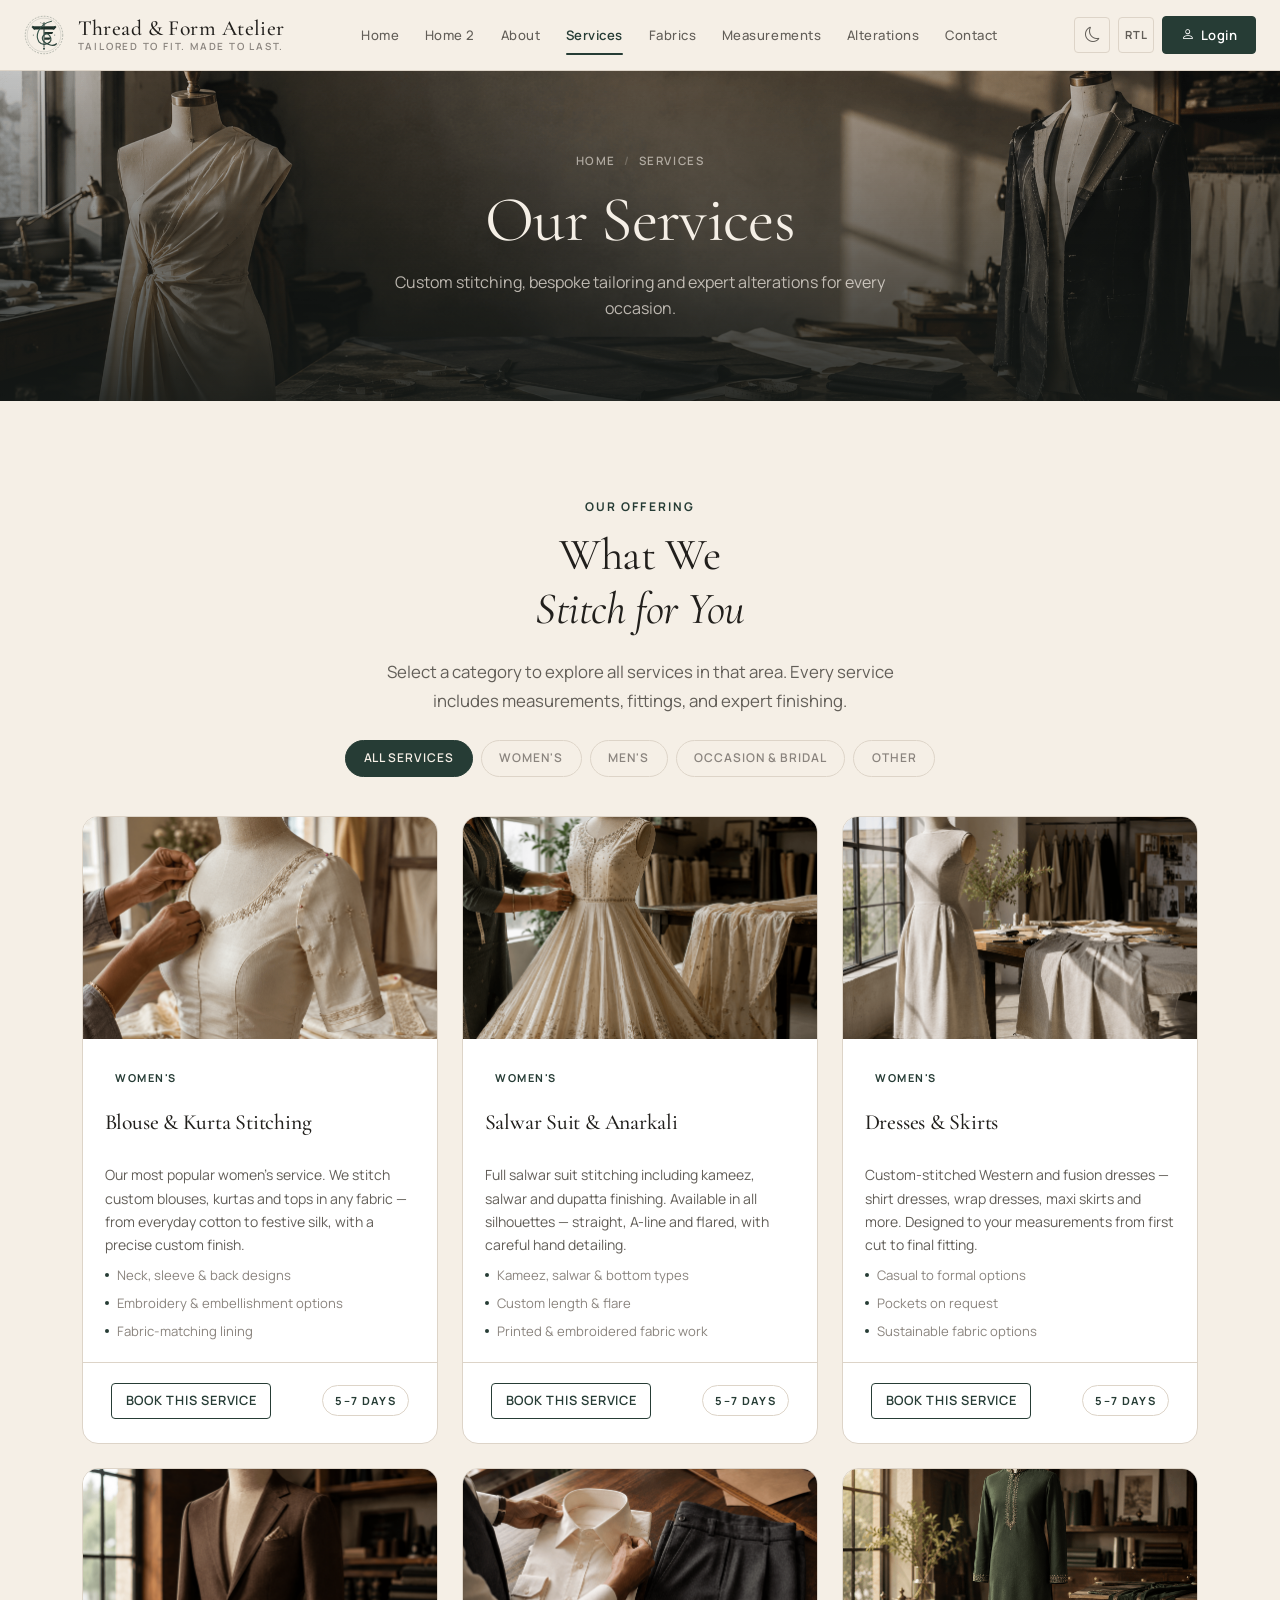
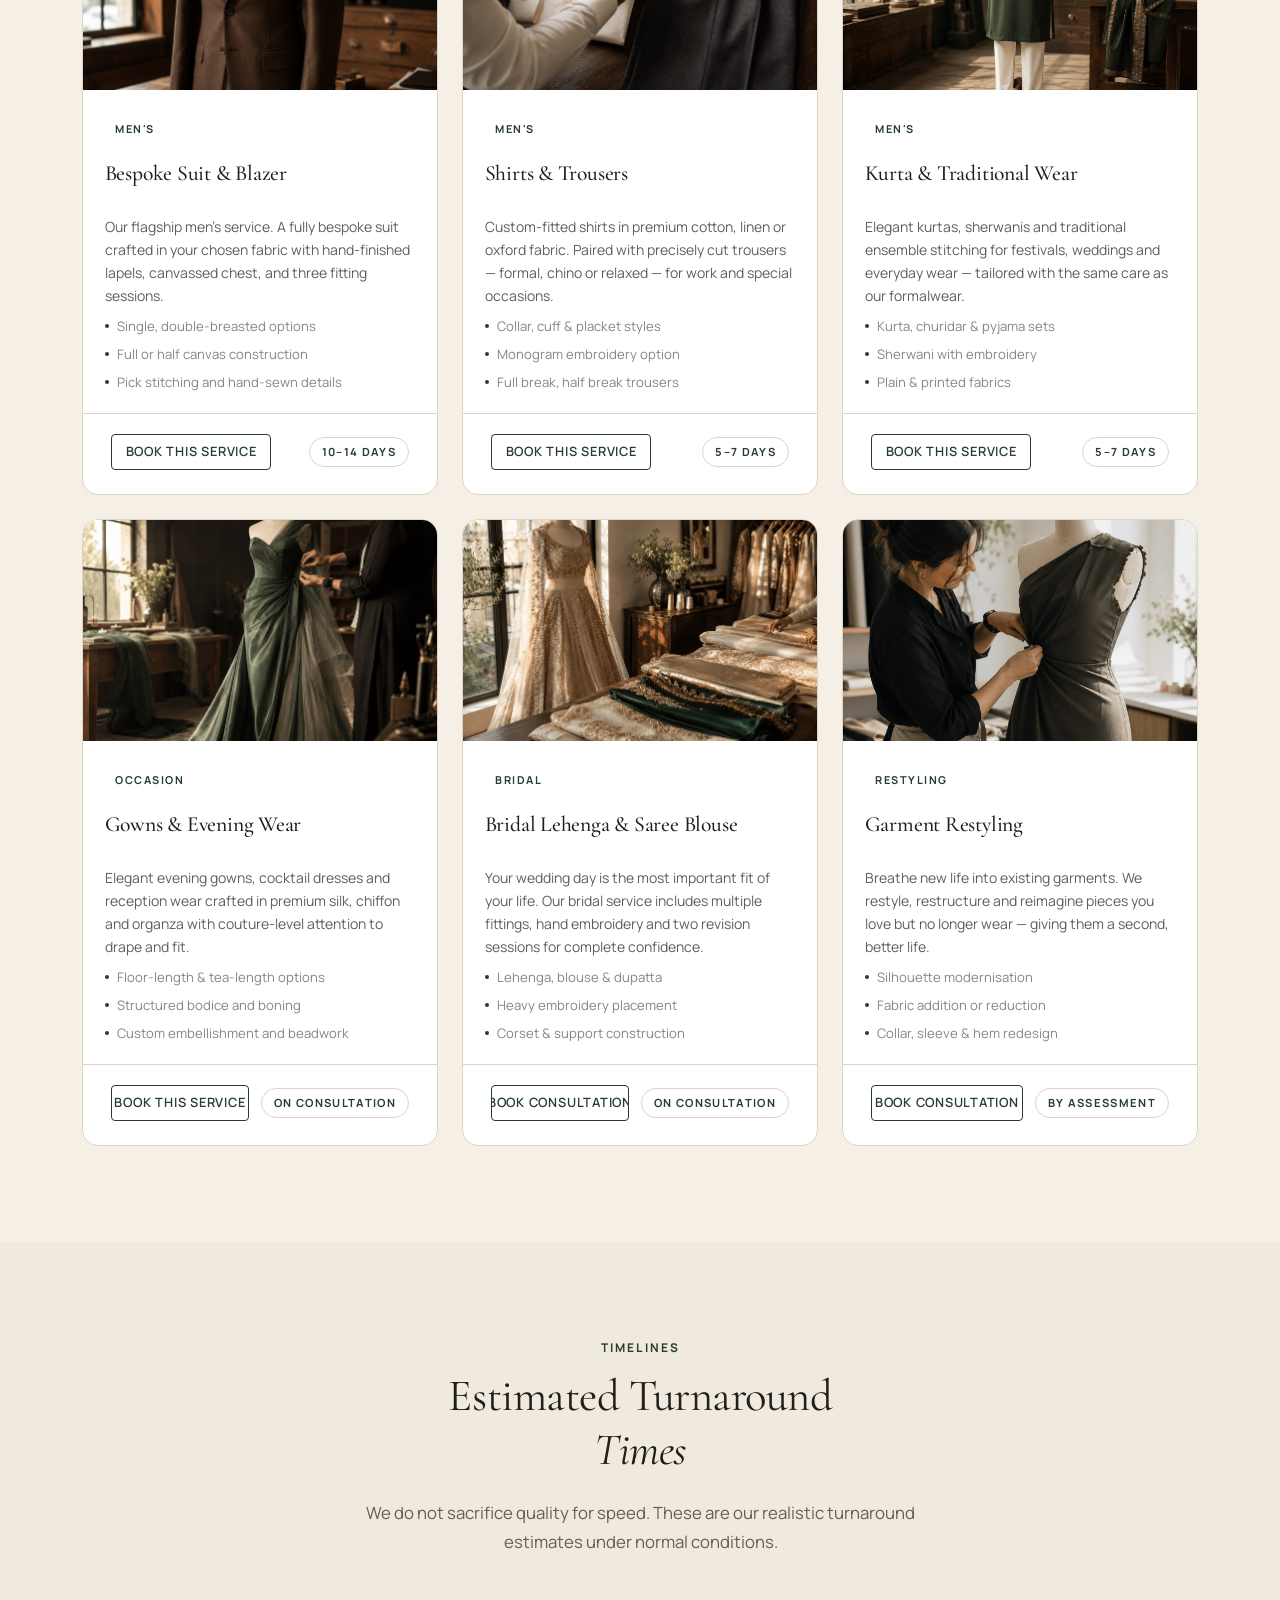
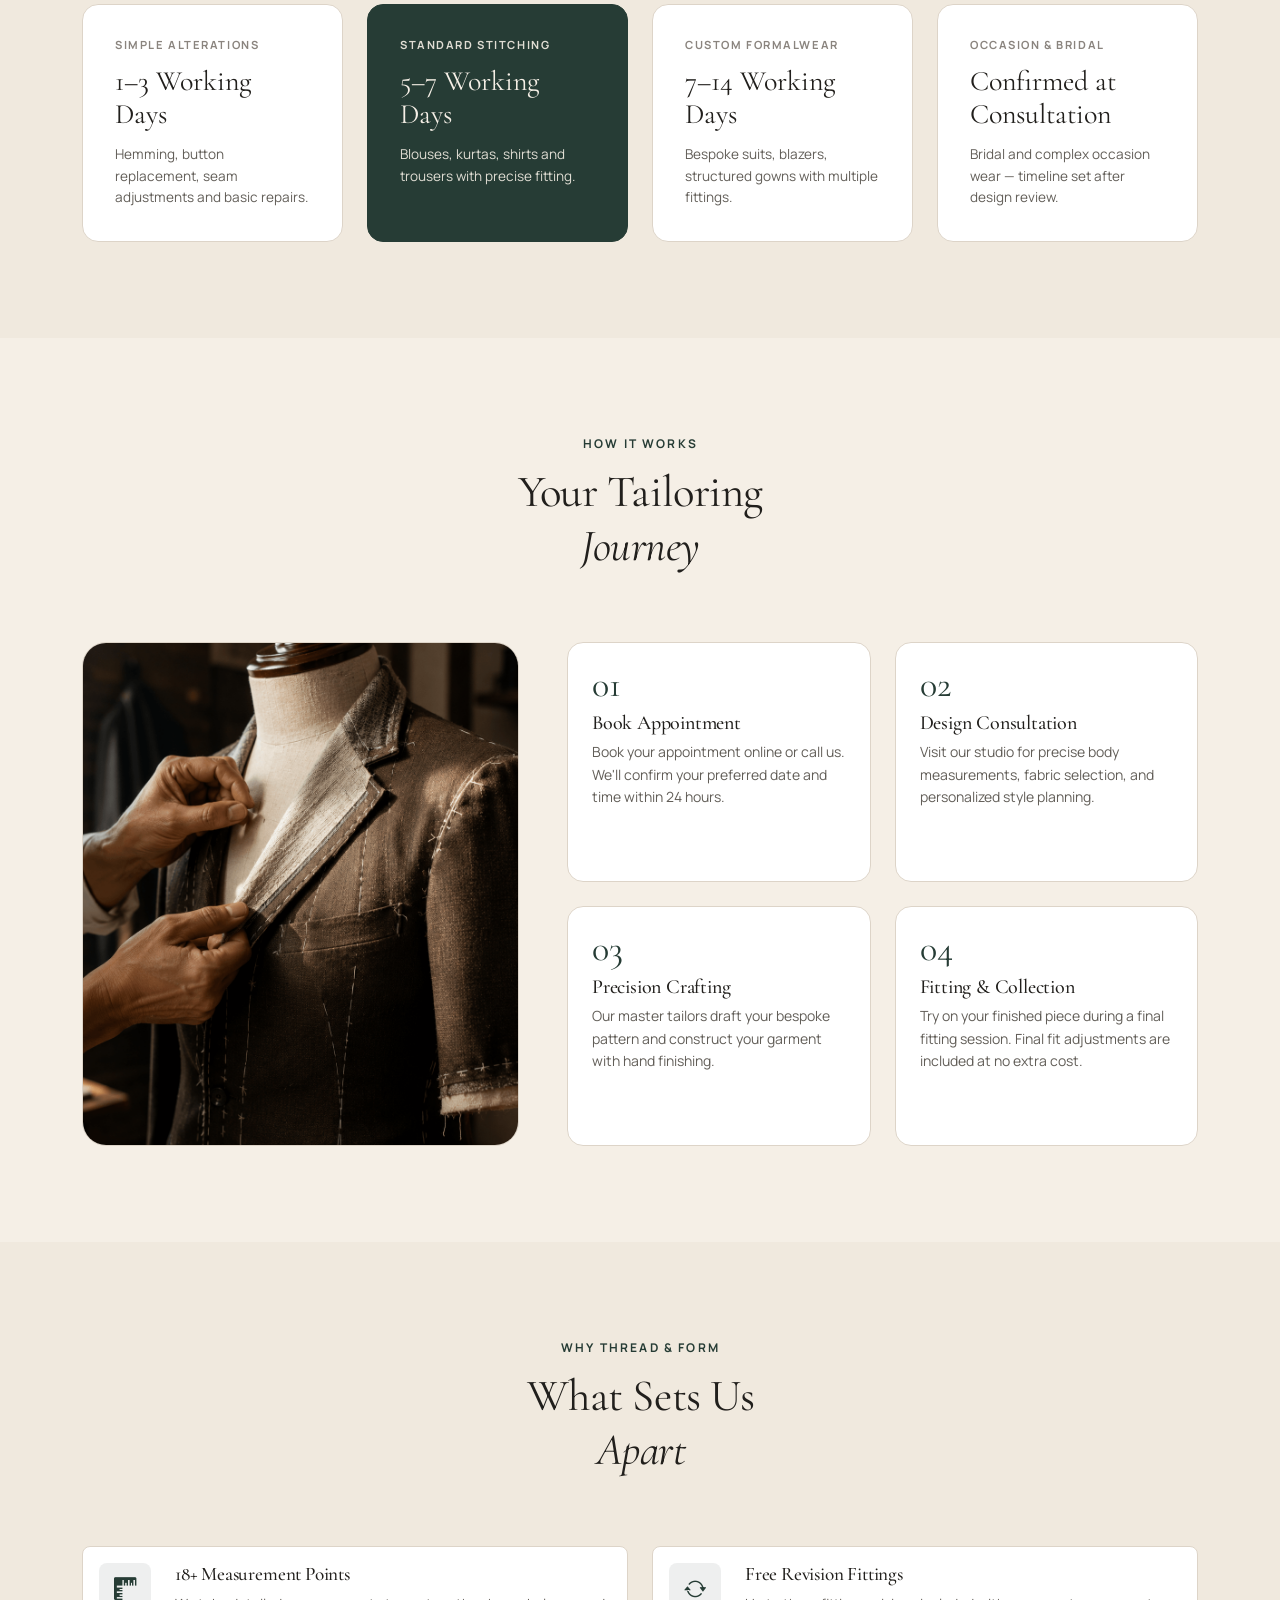
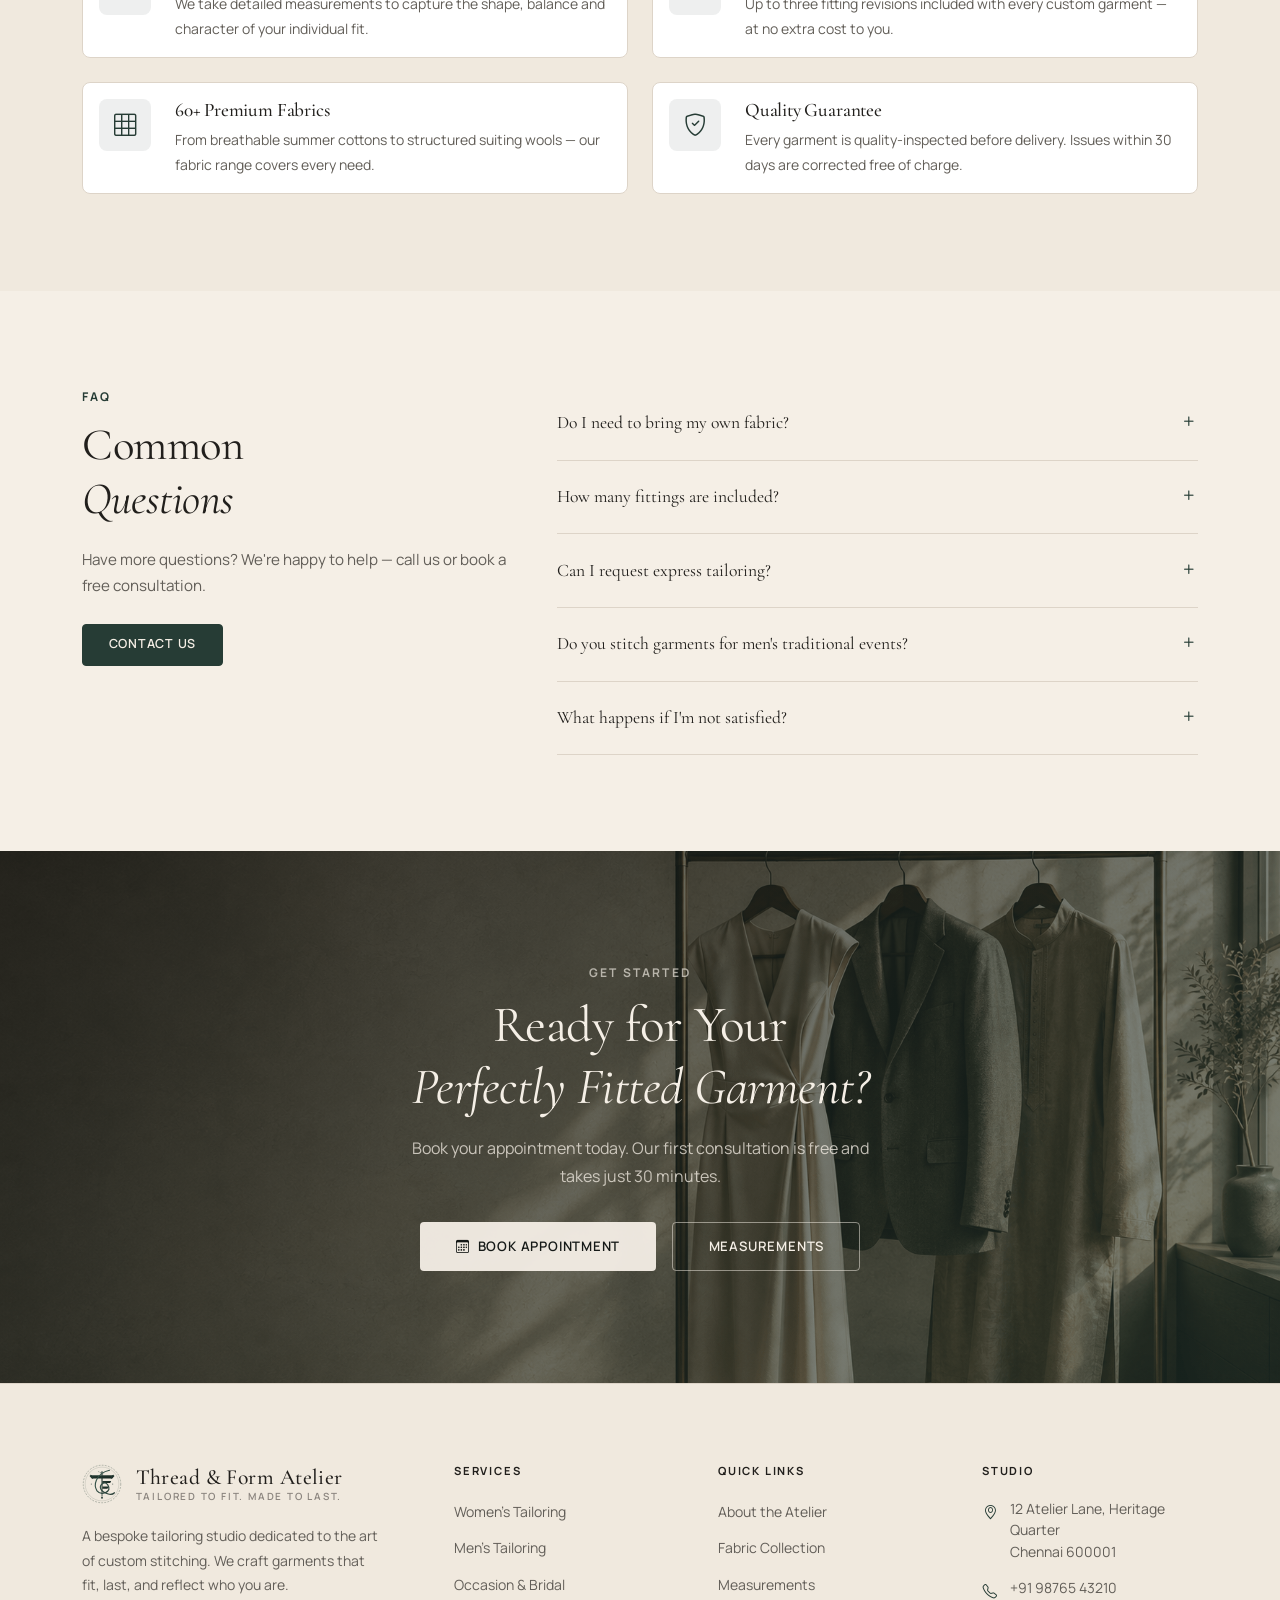
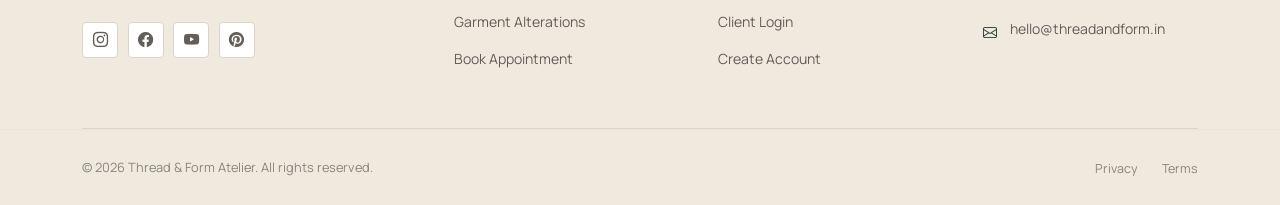
<file: services.html>
<!DOCTYPE html>
<html lang="en" dir="ltr" data-theme="light">
<head>
  <meta charset="UTF-8" />
  <meta name="viewport" content="width=device-width, initial-scale=1.0" />
  <link rel="icon" type="image/svg+xml" href="assets/images/common/logo.svg" />
  <meta name="description" content="Thread &amp; Form Atelier Services — Custom women's tailoring, men's bespoke suiting, blouse stitching, dresses, gowns, suits, alterations and occasion wear." />
  <title>Services | Thread &amp; Form Atelier</title>
  <link rel="stylesheet" href="https://cdn.jsdelivr.net/npm/bootstrap@5.3.3/dist/css/bootstrap.min.css" />
  <link rel="stylesheet" href="https://cdn.jsdelivr.net/npm/bootstrap-icons@1.11.3/font/bootstrap-icons.min.css" />
  <script src="assets/js/theme.js"></script>
  <script src="assets/js/rtl.js"></script>
  <link rel="stylesheet" href="assets/css/main.css" />
  <link rel="stylesheet" href="assets/css/header.css" />
  <link rel="stylesheet" href="assets/css/banner.css" />
  <link rel="stylesheet" href="assets/css/buttons.css" />
  <link rel="stylesheet" href="assets/css/cards.css" />
  <link rel="stylesheet" href="assets/css/forms.css" />
  <link rel="stylesheet" href="assets/css/footer.css" />
  <link rel="stylesheet" href="assets/css/dark-theme.css" />
  <link rel="stylesheet" href="assets/css/rtl.css" />
  <link rel="stylesheet" href="assets/css/desktop.css" />
  <link rel="stylesheet" href="assets/css/tablet.css" />
  <link rel="stylesheet" href="assets/css/mobile.css" />
  <style>
    .service-grid-item { display: none; }
    .service-grid-item.visible { display: flex; flex-direction: column; }
    .faq-item { border-bottom: 1px solid var(--color-border); }
    .faq-question {
      width: 100%;
      background: none;
      border: none;
      padding: 1.25rem 0;
      display: flex;
      align-items: center;
      justify-content: space-between;
      cursor: pointer;
      font-family: var(--font-heading);
      font-size: 1.1rem;
      color: var(--color-heading);
      text-align: left;
    }
    .faq-icon { font-size: 1.2rem; color: var(--color-primary); flex-shrink: 0; transition: transform 0.3s ease; }
    .faq-answer { max-height: 0; overflow: hidden; transition: max-height 0.4s ease, padding-bottom 0.3s ease; font-size: 0.9rem; color: var(--color-body); line-height: 1.7; }
    [data-theme="dark"] .faq-question { color: #F5EFE6; }
    [data-theme="dark"] .faq-icon { color: #AABBAF; }
    @media (min-width: 1025px) {
      .services-process-row { align-items: stretch !important; }
      .services-process-image { display: flex; }
      .services-process-image-frame {
        width: 100%;
        height: 100%;
        aspect-ratio: auto !important;
      }
    }
  </style>
</head>
<body>

<!-- HEADER -->
<header class="site-header" id="site-header" role="banner">
  <div class="container-fluid px-0">
    <nav class="navbar-inner" aria-label="Main navigation">
      <a href="index.html" class="navbar-brand-group" aria-label="Thread and Form Atelier — Home">
        <img src="assets/images/common/logo.svg" alt="Thread and Form Atelier logo" class="brand-logo" width="40" height="40" />
        <span class="brand-text"><span class="brand-name">Thread &amp; Form Atelier</span><span class="brand-tagline">Tailored to Fit. Made to Last.</span></span>
      </a>
      <ul class="navbar-nav-center" role="list">
        <li><a href="index.html" class="nav-item-link">Home</a></li>
        <li><a href="home2.html" class="nav-item-link">Home 2</a></li>
        <li><a href="about.html" class="nav-item-link">About</a></li>
        <li><a href="services.html" class="nav-item-link active" aria-current="page">Services</a></li>
        <li><a href="fabrics.html" class="nav-item-link">Fabrics</a></li>
        <li><a href="measurement-guide.html" class="nav-item-link">Measurements</a></li>
        <li><a href="alterations.html" class="nav-item-link">Alterations</a></li>
        <li><a href="contact.html" class="nav-item-link">Contact</a></li>
      </ul>
      <div class="navbar-controls">
        <button class="ctrl-btn" data-theme-toggle aria-label="Toggle Dark Mode"><i class="bi bi-moon theme-icon"></i></button>
        <button class="ctrl-btn" data-dir-toggle aria-label="Toggle RTL"><span class="ctrl-btn-label dir-label">RTL</span></button>
        <a href="login.html" class="btn-nav-login"><i class="bi bi-person"></i> Login</a>
      </div>
      <button class="navbar-toggler" id="mobile-toggler" aria-label="Open navigation" aria-expanded="false" aria-controls="mobile-drawer">
        <span class="toggler-bar"></span><span class="toggler-bar"></span><span class="toggler-bar"></span>
      </button>
    </nav>
  </div>
</header>
<nav class="mobile-nav-drawer" id="mobile-drawer" aria-label="Mobile navigation">
  <ul class="mobile-nav-list">
    <li><a href="index.html">Home</a></li><li><a href="home2.html">Home 2</a></li>
    <li><a href="about.html">About</a></li><li><a href="services.html" class="active">Services</a></li>
    <li><a href="fabrics.html">Fabrics</a></li><li><a href="measurement-guide.html">Measurements</a></li>
    <li><a href="alterations.html">Alterations</a></li><li><a href="contact.html">Contact</a></li>
  </ul>
  <div class="mobile-nav-controls">
    <button class="ctrl-btn" data-theme-toggle aria-label="Toggle Dark Mode"><i class="bi bi-moon theme-icon"></i></button>
    <button class="ctrl-btn" data-dir-toggle aria-label="Toggle RTL"><span class="ctrl-btn-label dir-label">RTL</span></button>
    <a href="login.html" class="btn-nav-login"><i class="bi bi-person"></i> Login</a>
  </div>
</nav>

<main id="main-content">

<!-- BANNER -->
<div class="page-banner">
  <img src="assets/images/hero/service-hero.png" alt="Bespoke suit jacket construction on cutting table" class="page-banner-image" loading="eager" />
  <div class="page-banner-overlay" aria-hidden="true"></div>
  <div class="page-banner-content">
    <div class="container">
      <p class="page-banner-breadcrumb"><a href="index.html">Home</a><span class="sep">/</span> Services</p>
      <h1 class="page-banner-title">Our Services</h1>
      <p class="page-banner-subtitle">Custom stitching, bespoke tailoring and expert alterations for every occasion.</p>
    </div>
  </div>
</div>

<!-- SECTION: Service Categories + Filter -->
<section aria-labelledby="services-filter-heading">
  <div class="container">
    <div class="row justify-content-center mb-4">
      <div class="col-lg-8 text-center fade-in">
        <span class="section-label">Our Offering</span>
        <h2 class="section-title" id="services-filter-heading">What We<br><em>Stitch for You</em></h2>
        <p class="section-subtitle mx-auto">Select a category to explore all services in that area. Every service includes measurements, fittings, and expert finishing.</p>
      </div>
    </div>

    <!-- Filters -->
    <div class="filter-group justify-content-center fade-in" role="group" aria-label="Service category filters">
      <button class="btn-filter active" data-filter="all" id="filter-all" aria-pressed="true">All Services</button>
      <button class="btn-filter" data-filter="womens" id="filter-womens" aria-pressed="false">Women's</button>
      <button class="btn-filter" data-filter="mens" id="filter-mens" aria-pressed="false">Men's</button>
      <button class="btn-filter" data-filter="occasion" id="filter-occasion" aria-pressed="false">Occasion &amp; Bridal</button>
      <button class="btn-filter" data-filter="other" id="filter-other" aria-pressed="false">Other</button>
    </div>

    <!-- Services Grid -->
    <div class="row g-4" data-filter-container id="services-grid">

      <!-- Women's Services -->
      <div class="col-md-6 col-lg-4 service-grid-item visible" data-category="womens">
        <div class="service-card h-100">
          <div class="service-card-image">
            <img src="assets/images/pages/women-1.png" alt="Custom Women's Silk Blouse & Kurta Stitching" loading="lazy" />
          </div>
          <div class="service-card-header">
            <span class="card-tag">Women's</span>
          </div>
          <div class="service-card-body">
            <h3 class="service-title">Blouse &amp; Kurta Stitching</h3>
            <p class="service-desc">Our most popular women's service. We stitch custom blouses, kurtas and tops in any fabric — from everyday cotton to festive silk, with a precise custom finish.</p>
            <ul class="service-list mt-2">
              <li>Neck, sleeve &amp; back designs</li>
              <li>Embroidery &amp; embellishment options</li>
              <li>Fabric-matching lining</li>
            </ul>
          </div>
          <div class="service-card-footer">
            <a href="contact.html" class="btn btn-outline-primary btn-sm" id="svc-blouse-btn">Book This Service</a>
            <span class="tag">5–7 days</span>
          </div>
        </div>
      </div>

      <div class="col-md-6 col-lg-4 service-grid-item visible" data-category="womens">
        <div class="service-card h-100">
          <div class="service-card-image">
            <img src="assets/images/pages/women-2.png" alt="Tailored Salwar Suit & Anarkali" loading="lazy" />
          </div>
          <div class="service-card-header">
            <span class="card-tag">Women's</span>
          </div>
          <div class="service-card-body">
            <h3 class="service-title">Salwar Suit &amp; Anarkali</h3>
            <p class="service-desc">Full salwar suit stitching including kameez, salwar and dupatta finishing. Available in all silhouettes — straight, A-line and flared, with careful hand detailing.</p>
            <ul class="service-list mt-2">
              <li>Kameez, salwar &amp; bottom types</li>
              <li>Custom length &amp; flare</li>
              <li>Printed &amp; embroidered fabric work</li>
            </ul>
          </div>
          <div class="service-card-footer">
            <a href="contact.html" class="btn btn-outline-primary btn-sm" id="svc-salwar-btn">Book This Service</a>
            <span class="tag">5–7 days</span>
          </div>
        </div>
      </div>

      <div class="col-md-6 col-lg-4 service-grid-item visible" data-category="womens">
        <div class="service-card h-100">
          <div class="service-card-image">
            <img src="assets/images/pages/women-3.png" alt="Custom Dresses & Skirts" loading="lazy" />
          </div>
          <div class="service-card-header">
            <span class="card-tag">Women's</span>
          </div>
          <div class="service-card-body">
            <h3 class="service-title">Dresses &amp; Skirts</h3>
            <p class="service-desc">Custom-stitched Western and fusion dresses — shirt dresses, wrap dresses, maxi skirts and more. Designed to your measurements from first cut to final fitting.</p>
            <ul class="service-list mt-2">
              <li>Casual to formal options</li>
              <li>Pockets on request</li>
              <li>Sustainable fabric options</li>
            </ul>
          </div>
          <div class="service-card-footer">
            <a href="contact.html" class="btn btn-outline-primary btn-sm" id="svc-dress-btn">Book This Service</a>
            <span class="tag">5–7 days</span>
          </div>
        </div>
      </div>

      <!-- Men's Services -->
      <div class="col-md-6 col-lg-4 service-grid-item visible" data-category="mens">
        <div class="service-card h-100">
          <div class="service-card-image">
            <img src="assets/images/pages/men-1.png" alt="Bespoke Suit & Blazer" loading="lazy" />
          </div>
          <div class="service-card-header">
            <span class="card-tag">Men's</span>
          </div>
          <div class="service-card-body">
            <h3 class="service-title">Bespoke Suit &amp; Blazer</h3>
            <p class="service-desc">Our flagship men's service. A fully bespoke suit crafted in your chosen fabric with hand-finished lapels, canvassed chest, and three fitting sessions.</p>
            <ul class="service-list mt-2">
              <li>Single, double-breasted options</li>
              <li>Full or half canvas construction</li>
              <li>Pick stitching and hand-sewn details</li>
            </ul>
          </div>
          <div class="service-card-footer">
            <a href="contact.html" class="btn btn-outline-primary btn-sm" id="svc-suit-btn">Book This Service</a>
            <span class="tag">10–14 days</span>
          </div>
        </div>
      </div>

      <div class="col-md-6 col-lg-4 service-grid-item visible" data-category="mens">
        <div class="service-card h-100">
          <div class="service-card-image">
            <img src="assets/images/pages/men-2.png" alt="Tailored Shirts & Trousers" loading="lazy" />
          </div>
          <div class="service-card-header">
            <span class="card-tag">Men's</span>
          </div>
          <div class="service-card-body">
            <h3 class="service-title">Shirts &amp; Trousers</h3>
            <p class="service-desc">Custom-fitted shirts in premium cotton, linen or oxford fabric. Paired with precisely cut trousers — formal, chino or relaxed — for work and special occasions.</p>
            <ul class="service-list mt-2">
              <li>Collar, cuff &amp; placket styles</li>
              <li>Monogram embroidery option</li>
              <li>Full break, half break trousers</li>
            </ul>
          </div>
          <div class="service-card-footer">
            <a href="contact.html" class="btn btn-outline-primary btn-sm" id="svc-shirt-btn">Book This Service</a>
            <span class="tag">5–7 days</span>
          </div>
        </div>
      </div>

      <div class="col-md-6 col-lg-4 service-grid-item visible" data-category="mens">
        <div class="service-card h-100">
          <div class="service-card-image">
            <img src="assets/images/pages/men-3.png" alt="Kurta & Traditional Wear" loading="lazy" />
          </div>
          <div class="service-card-header">
            <span class="card-tag">Men's</span>
          </div>
          <div class="service-card-body">
            <h3 class="service-title">Kurta &amp; Traditional Wear</h3>
            <p class="service-desc">Elegant kurtas, sherwanis and traditional ensemble stitching for festivals, weddings and everyday wear — tailored with the same care as our formalwear.</p>
            <ul class="service-list mt-2">
              <li>Kurta, churidar &amp; pyjama sets</li>
              <li>Sherwani with embroidery</li>
              <li>Plain &amp; printed fabrics</li>
            </ul>
          </div>
          <div class="service-card-footer">
            <a href="contact.html" class="btn btn-outline-primary btn-sm" id="svc-kurta-btn">Book This Service</a>
            <span class="tag">5–7 days</span>
          </div>
        </div>
      </div>

      <!-- Occasion -->
      <div class="col-md-6 col-lg-4 service-grid-item visible" data-category="occasion">
        <div class="service-card h-100">
          <div class="service-card-image">
            <img src="assets/images/pages/gown.png" alt="Gowns & Evening Wear" loading="lazy" />
          </div>
          <div class="service-card-header">
            <span class="card-tag">Occasion</span>
          </div>
          <div class="service-card-body">
            <h3 class="service-title">Gowns &amp; Evening Wear</h3>
            <p class="service-desc">Elegant evening gowns, cocktail dresses and reception wear crafted in premium silk, chiffon and organza with couture-level attention to drape and fit.</p>
            <ul class="service-list mt-2">
              <li>Floor-length &amp; tea-length options</li>
              <li>Structured bodice and boning</li>
              <li>Custom embellishment and beadwork</li>
            </ul>
          </div>
          <div class="service-card-footer">
            <a href="contact.html" class="btn btn-outline-primary btn-sm" id="svc-gown-btn">Book This Service</a>
            <span class="tag">On Consultation</span>
          </div>
        </div>
      </div>

      <div class="col-md-6 col-lg-4 service-grid-item visible" data-category="occasion">
        <div class="service-card h-100">
          <div class="service-card-image">
            <img src="assets/images/pages/ocassian-bride.png" alt="Bridal Lehenga & Saree Blouse" loading="lazy" />
          </div>
          <div class="service-card-header">
            <span class="card-tag">Bridal</span>
          </div>
          <div class="service-card-body">
            <h3 class="service-title">Bridal Lehenga &amp; Saree Blouse</h3>
            <p class="service-desc">Your wedding day is the most important fit of your life. Our bridal service includes multiple fittings, hand embroidery and two revision sessions for complete confidence.</p>
            <ul class="service-list mt-2">
              <li>Lehenga, blouse &amp; dupatta</li>
              <li>Heavy embroidery placement</li>
              <li>Corset &amp; support construction</li>
            </ul>
          </div>
          <div class="service-card-footer">
            <a href="contact.html" class="btn btn-outline-primary btn-sm" id="svc-bridal-btn">Book Consultation</a>
            <span class="tag">On Consultation</span>
          </div>
        </div>
      </div>

      <!-- Other -->
      <div class="col-md-6 col-lg-4 service-grid-item visible" data-category="other">
        <div class="service-card h-100">
          <div class="service-card-image">
            <img src="assets/images/pages/bespoke-2.png" alt="Garment Restyling" loading="lazy" />
          </div>
          <div class="service-card-header">
            <span class="card-tag">Restyling</span>
          </div>
          <div class="service-card-body">
            <h3 class="service-title">Garment Restyling</h3>
            <p class="service-desc">Breathe new life into existing garments. We restyle, restructure and reimagine pieces you love but no longer wear — giving them a second, better life.</p>
            <ul class="service-list mt-2">
              <li>Silhouette modernisation</li>
              <li>Fabric addition or reduction</li>
              <li>Collar, sleeve &amp; hem redesign</li>
            </ul>
          </div>
          <div class="service-card-footer">
            <a href="contact.html" class="btn btn-outline-primary btn-sm" id="svc-restyle-btn">Book Consultation</a>
            <span class="tag">By Assessment</span>
          </div>
        </div>
      </div>

    </div><!-- /.row service grid -->
  </div>
</section>

<!-- SECTION: Turnaround Times -->
<section class="section-alt" aria-labelledby="turnaround-heading">
  <div class="container">
    <div class="row justify-content-center mb-5">
      <div class="col-lg-7 text-center fade-in">
        <span class="section-label">Timelines</span>
        <h2 class="section-title" id="turnaround-heading">Estimated Turnaround<br><em>Times</em></h2>
        <p class="section-subtitle mx-auto">We do not sacrifice quality for speed. These are our realistic turnaround estimates under normal conditions.</p>
      </div>
    </div>
    <div class="row g-4">
      <div class="col-md-6 col-lg-3 fade-in"><div class="turnaround-card"><span class="turnaround-service">Simple Alterations</span><div class="turnaround-time"><span>1–3 Working</span><span>Days</span></div><p class="turnaround-desc">Hemming, button replacement, seam adjustments and basic repairs.</p></div></div>
      <div class="col-md-6 col-lg-3 fade-in"><div class="turnaround-card featured"><span class="turnaround-service">Standard Stitching</span><div class="turnaround-time"><span>5–7 Working</span><span>Days</span></div><p class="turnaround-desc">Blouses, kurtas, shirts and trousers with precise fitting.</p></div></div>
      <div class="col-md-6 col-lg-3 fade-in"><div class="turnaround-card"><span class="turnaround-service">Custom Formalwear</span><div class="turnaround-time"><span>7–14 Working</span><span>Days</span></div><p class="turnaround-desc">Bespoke suits, blazers, structured gowns with multiple fittings.</p></div></div>
      <div class="col-md-6 col-lg-3 fade-in"><div class="turnaround-card"><span class="turnaround-service">Occasion &amp; Bridal</span><div class="turnaround-time"><span>Confirmed at</span><span>Consultation</span></div><p class="turnaround-desc">Bridal and complex occasion wear — timeline set after design review.</p></div></div>
    </div>
  </div>
</section>

<!-- SECTION: Process -->
<section aria-labelledby="svc-process-heading">
  <div class="container">
    <div class="row justify-content-center mb-5">
      <div class="col-lg-7 text-center fade-in">
        <span class="section-label">How It Works</span>
        <h2 class="section-title" id="svc-process-heading">Your Tailoring<br><em>Journey</em></h2>
      </div>
    </div>
    <div class="row align-items-center g-5 services-process-row">
      <!-- Left Column: 1 Image -->
      <div class="col-lg-5 fade-in services-process-image">
        <div class="img-frame ratio-4-3 services-process-image-frame" style="border-radius: var(--radius-xl); overflow: hidden; border: 1px solid var(--color-border);">
          <img src="assets/images/pages/how-it.png" alt="Master tailor working in Thread &amp; Form Atelier studio" class="img-cover" loading="lazy" />
        </div>
      </div>

      <!-- Right Column: 4 Cards Aligned in 2x2 Grid -->
      <div class="col-lg-7 fade-in">
        <div class="row g-4">
          <!-- Step 01 -->
          <div class="col-sm-6">
            <div class="process-step h-100 p-4" style="background:var(--bg-card);border:1px solid var(--color-border);border-radius:var(--radius-lg);">
              <div class="process-step-num" style="font-family:var(--font-heading);font-size:2.25rem;color:var(--color-primary);margin-bottom:0.5rem;">01</div>
              <h3 class="process-step-title" style="font-family:var(--font-heading);font-size:1.25rem;color:var(--color-heading);margin-bottom:0.4rem;">Book Appointment</h3>
              <p class="process-step-desc" style="font-size:0.875rem;color:var(--color-body);line-height:1.6;margin:0;">Book your appointment online or call us. We'll confirm your preferred date and time within 24 hours.</p>
            </div>
          </div>
          <!-- Step 02 -->
          <div class="col-sm-6">
            <div class="process-step h-100 p-4" style="background:var(--bg-card);border:1px solid var(--color-border);border-radius:var(--radius-lg);">
              <div class="process-step-num" style="font-family:var(--font-heading);font-size:2.25rem;color:var(--color-primary);margin-bottom:0.5rem;">02</div>
              <h3 class="process-step-title" style="font-family:var(--font-heading);font-size:1.25rem;color:var(--color-heading);margin-bottom:0.4rem;">Design Consultation</h3>
              <p class="process-step-desc" style="font-size:0.875rem;color:var(--color-body);line-height:1.6;margin:0;">Visit our studio for precise body measurements, fabric selection, and personalized style planning.</p>
            </div>
          </div>
          <!-- Step 03 -->
          <div class="col-sm-6">
            <div class="process-step h-100 p-4" style="background:var(--bg-card);border:1px solid var(--color-border);border-radius:var(--radius-lg);">
              <div class="process-step-num" style="font-family:var(--font-heading);font-size:2.25rem;color:var(--color-primary);margin-bottom:0.5rem;">03</div>
              <h3 class="process-step-title" style="font-family:var(--font-heading);font-size:1.25rem;color:var(--color-heading);margin-bottom:0.4rem;">Precision Crafting</h3>
              <p class="process-step-desc" style="font-size:0.875rem;color:var(--color-body);line-height:1.6;margin:0;">Our master tailors draft your bespoke pattern and construct your garment with hand finishing.</p>
            </div>
          </div>
          <!-- Step 04 -->
          <div class="col-sm-6">
            <div class="process-step h-100 p-4" style="background:var(--bg-card);border:1px solid var(--color-border);border-radius:var(--radius-lg);">
              <div class="process-step-num" style="font-family:var(--font-heading);font-size:2.25rem;color:var(--color-primary);margin-bottom:0.5rem;">04</div>
              <h3 class="process-step-title" style="font-family:var(--font-heading);font-size:1.25rem;color:var(--color-heading);margin-bottom:0.4rem;">Fitting &amp; Collection</h3>
              <p class="process-step-desc" style="font-size:0.875rem;color:var(--color-body);line-height:1.6;margin:0;">Try on your finished piece during a final fitting session. Final fit adjustments are included at no extra cost.</p>
            </div>
          </div>
        </div>
      </div>
    </div>
  </div>
</section>

<!-- SECTION: Why Choose Us -->
<section class="section-alt" aria-labelledby="why-heading">
  <div class="container">
    <div class="row justify-content-center mb-5">
      <div class="col-lg-7 text-center fade-in">
        <span class="section-label">Why Thread &amp; Form</span>
        <h2 class="section-title" id="why-heading">What Sets Us<br><em>Apart</em></h2>
      </div>
    </div>
    <div class="row g-4">
      <div class="col-md-6 fade-in">
        <div class="d-flex gap-4 p-3 rounded-3" style="background:var(--bg-card);border:1px solid var(--color-border);">
          <div class="service-icon-wrap flex-shrink-0"><i class="bi bi-rulers"></i></div>
          <div><h4 style="font-family:var(--font-heading);font-size:1.2rem;color:var(--color-heading);margin-bottom:0.4rem;">18+ Measurement Points</h4><p class="why-card-desc" style="font-size:0.875rem;color:var(--color-body);">We take detailed measurements to capture the shape, balance and character of your individual fit.</p></div>
        </div>
      </div>
      <div class="col-md-6 fade-in">
        <div class="d-flex gap-4 p-3 rounded-3" style="background:var(--bg-card);border:1px solid var(--color-border);">
          <div class="service-icon-wrap flex-shrink-0"><i class="bi bi-arrow-repeat"></i></div>
          <div><h4 style="font-family:var(--font-heading);font-size:1.2rem;color:var(--color-heading);margin-bottom:0.4rem;">Free Revision Fittings</h4><p class="why-card-desc" style="font-size:0.875rem;color:var(--color-body);">Up to three fitting revisions included with every custom garment — at no extra cost to you.</p></div>
        </div>
      </div>
      <div class="col-md-6 fade-in">
        <div class="d-flex gap-4 p-3 rounded-3" style="background:var(--bg-card);border:1px solid var(--color-border);">
          <div class="service-icon-wrap flex-shrink-0"><i class="bi bi-grid-3x3"></i></div>
          <div><h4 style="font-family:var(--font-heading);font-size:1.2rem;color:var(--color-heading);margin-bottom:0.4rem;">60+ Premium Fabrics</h4><p class="why-card-desc" style="font-size:0.875rem;color:var(--color-body);">From breathable summer cottons to structured suiting wools — our fabric range covers every need.</p></div>
        </div>
      </div>
      <div class="col-md-6 fade-in">
        <div class="d-flex gap-4 p-3 rounded-3" style="background:var(--bg-card);border:1px solid var(--color-border);">
          <div class="service-icon-wrap flex-shrink-0"><i class="bi bi-shield-check"></i></div>
          <div><h4 style="font-family:var(--font-heading);font-size:1.2rem;color:var(--color-heading);margin-bottom:0.4rem;">Quality Guarantee</h4><p class="why-card-desc" style="font-size:0.875rem;color:var(--color-body);">Every garment is quality-inspected before delivery. Issues within 30 days are corrected free of charge.</p></div>
        </div>
      </div>
    </div>
  </div>
</section>

<!-- SECTION: FAQ -->
<section class="services-faq-section" aria-labelledby="faq-heading">
  <div class="container">
    <div class="row">
      <div class="col-lg-5 fade-in services-faq-intro">
        <span class="section-label">FAQ</span>
        <h2 class="section-title" id="faq-heading">Common<br><em>Questions</em></h2>
        <p class="mb-4" style="font-size:0.95rem;color:var(--color-body);">Have more questions? We're happy to help — call us or book a free consultation.</p>
        <a href="contact.html" class="btn btn-primary btn-md" id="faq-contact-btn">Contact Us</a>
      </div>
      <div class="col-lg-7 fade-in services-faq-list">
        <div role="list">
          <div class="faq-item" role="listitem">
            <button class="faq-question" id="faq-q1" aria-expanded="false" aria-controls="faq-a1">
              Do I need to bring my own fabric?
              <i class="bi bi-plus faq-icon" aria-hidden="true"></i>
            </button>
            <div class="faq-answer" id="faq-a1" role="region" aria-labelledby="faq-q1">
              No — you can choose from our fabric library, or bring your own. We work with both. If you bring your own fabric, we'll advise on quantity needed.
            </div>
          </div>
          <div class="faq-item" role="listitem">
            <button class="faq-question" id="faq-q2" aria-expanded="false" aria-controls="faq-a2">
              How many fittings are included?
              <i class="bi bi-plus faq-icon" aria-hidden="true"></i>
            </button>
            <div class="faq-answer" id="faq-a2" role="region" aria-labelledby="faq-q2">
              All custom garments include up to three fittings at no extra charge. Simple alterations typically require one fitting, while complex formalwear and bridal may need two to three sessions.
            </div>
          </div>
          <div class="faq-item" role="listitem">
            <button class="faq-question" id="faq-q3" aria-expanded="false" aria-controls="faq-a3">
              Can I request express tailoring?
              <i class="bi bi-plus faq-icon" aria-hidden="true"></i>
            </button>
            <div class="faq-answer" id="faq-a3" role="region" aria-labelledby="faq-q3">
              Express service (48-hour turnaround) is available for simple alterations depending on current capacity. Rush charges apply. Please contact us to confirm availability.
            </div>
          </div>
          <div class="faq-item" role="listitem">
            <button class="faq-question" id="faq-q4" aria-expanded="false" aria-controls="faq-a4">
              Do you stitch garments for men's traditional events?
              <i class="bi bi-plus faq-icon" aria-hidden="true"></i>
            </button>
            <div class="faq-answer" id="faq-a4" role="region" aria-labelledby="faq-q4">
              Absolutely. We stitch sherwanis, achkans, kurtas, and traditional wedding attire for men with full measurement and fitting service. These are our most treasured commissions.
            </div>
          </div>
          <div class="faq-item" role="listitem">
            <button class="faq-question" id="faq-q5" aria-expanded="false" aria-controls="faq-a5">
              What happens if I'm not satisfied?
              <i class="bi bi-plus faq-icon" aria-hidden="true"></i>
            </button>
            <div class="faq-answer" id="faq-a5" role="region" aria-labelledby="faq-q5">
              We will revise the garment until it's right. If an issue arises within 30 days of delivery, we will address it at no charge. Our reputation depends on your satisfaction.
            </div>
          </div>
        </div>
      </div>
    </div>
  </div>
</section>

<!-- CTA -->
<section class="position-relative overflow-hidden" style="padding:7rem 0;" aria-labelledby="svc-cta-heading">
  <img src="assets/images/cta/service-cta.png" alt="Expert hand stitching in the atelier" style="position:absolute;inset:0;width:100%;height:100%;object-fit:cover;" loading="lazy" aria-hidden="true" />
  <div class="overlay-dark" aria-hidden="true"></div>
  <div class="container position-relative" style="z-index:2;">
    <div class="row justify-content-center">
      <div class="col-lg-7 text-center">
        <span class="section-label" style="color:rgba(245,239,230,0.65);">Get Started</span>
        <h2 id="svc-cta-heading" style="font-family:var(--font-heading);font-size:clamp(2rem,4vw,3.25rem);color:#F5EFE6;margin-bottom:1rem;">
          Ready for Your<br><em>Perfectly Fitted Garment?</em>
        </h2>
        <p style="color:rgba(245,239,230,0.75);font-size:1rem;max-width:460px;margin:0 auto 2rem;line-height:1.75;">Book your appointment today. Our first consultation is free and takes just 30 minutes.</p>
        <div class="d-flex justify-content-center gap-3 flex-wrap">
          <a href="contact.html" class="btn btn-white btn-lg" id="svc-cta-book-btn"><i class="bi bi-calendar3"></i> Book Appointment</a>
          <a href="measurement-guide.html" class="btn btn-outline-white btn-lg" id="svc-cta-measure-btn">Measurements</a>
        </div>
      </div>
    </div>
  </div>
</section>

<!-- SECTION: FAQ spacer end -->

</main>

<!-- FOOTER -->
<footer class="site-footer" role="contentinfo">
  <div class="container">
    <div class="footer-top">
      <div class="footer-brand">
        <a href="index.html" class="navbar-brand-group footer-brand-group" aria-label="Thread and Form Atelier — Home">
          <img src="assets/images/common/logo.svg" alt="Thread and Form Atelier logo" class="brand-logo" width="40" height="40" />
          <span class="brand-text">
            <span class="brand-name">Thread &amp; Form Atelier</span>
            <span class="brand-tagline">TAILORED TO FIT. MADE TO LAST.</span>
          </span>
        </a>
        <p class="footer-about">A bespoke tailoring studio dedicated to the art of custom stitching. We craft garments that fit, last, and reflect who you are.</p>
        <div class="footer-social" aria-label="Social media"><a href="#" class="footer-social-link" aria-label="Instagram"><i class="bi bi-instagram"></i></a><a href="#" class="footer-social-link" aria-label="Facebook"><i class="bi bi-facebook"></i></a><a href="#" class="footer-social-link" aria-label="YouTube"><i class="bi bi-youtube"></i></a><a href="#" class="footer-social-link" aria-label="Pinterest"><i class="bi bi-pinterest"></i></a></div>
      </div>
      <div><h2 class="footer-col-title">Services</h2><ul class="footer-nav-list"><li><a href="services.html">Women's Tailoring</a></li><li><a href="services.html">Men's Tailoring</a></li><li><a href="services.html">Occasion &amp; Bridal</a></li><li><a href="alterations.html">Garment Alterations</a></li><li><a href="contact.html">Book Appointment</a></li></ul></div>
      <div><h2 class="footer-col-title">Quick Links</h2><ul class="footer-nav-list"><li><a href="about.html">About the Atelier</a></li><li><a href="fabrics.html">Fabric Collection</a></li><li><a href="measurement-guide.html">Measurements</a></li><li><a href="login.html">Client Login</a></li><li><a href="signup.html">Create Account</a></li></ul></div>
      <div><h2 class="footer-col-title">Studio</h2><div class="footer-studio-item"><i class="bi bi-geo-alt footer-studio-icon"></i><p class="footer-studio-text">12 Atelier Lane, Heritage Quarter<br>Chennai 600001</p></div><div class="footer-studio-item"><i class="bi bi-telephone footer-studio-icon"></i><p class="footer-studio-text">+91 98765 43210</p></div><div class="footer-studio-item"><i class="bi bi-envelope footer-studio-icon"></i><p class="footer-studio-text">hello@threadandform.in</p></div></div>
    </div>
  </div>
  <hr class="footer-divider" />
  <div class="container"><div class="footer-bottom"><p class="footer-copyright">&copy; 2026 Thread &amp; Form Atelier. All rights reserved.</p><ul class="footer-bottom-links"><li><a href="#">Privacy</a></li><li><a href="#">Terms</a></li></ul></div></div>
</footer>

<script src="https://cdn.jsdelivr.net/npm/bootstrap@5.3.3/dist/js/bootstrap.bundle.min.js"></script>
<script src="assets/js/main.js"></script>
<script>
  // Initialize all service items as visible on load
  document.querySelectorAll('.service-grid-item').forEach(el => el.classList.add('visible'));
</script>
</body>
</html>
</file>
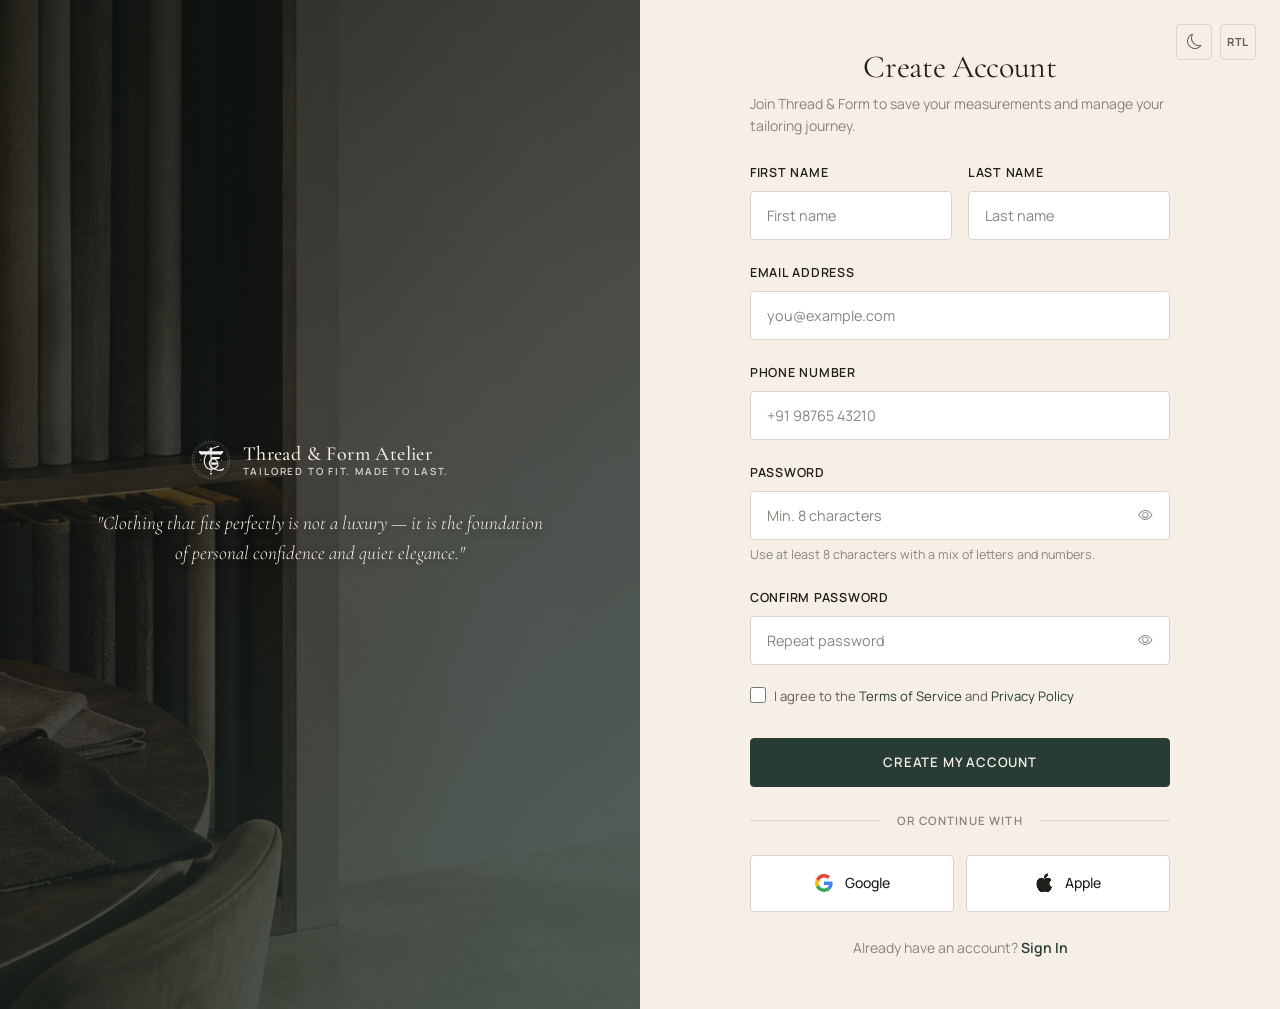
<file: signup.html>
<!DOCTYPE html>
<html lang="en" dir="ltr" data-theme="light">
<head>
  <meta charset="UTF-8" />
  <meta name="viewport" content="width=device-width, initial-scale=1.0" />
  <link rel="icon" type="image/svg+xml" href="assets/images/common/logo.svg" />
  <meta name="description" content="Create your Thread &amp; Form Atelier account — save your measurements, track appointments, and manage your tailoring orders in one place." />
  <title>Create Account | Thread &amp; Form Atelier</title>
  <link rel="stylesheet" href="https://cdn.jsdelivr.net/npm/bootstrap@5.3.3/dist/css/bootstrap.min.css" />
  <link rel="stylesheet" href="https://cdn.jsdelivr.net/npm/bootstrap-icons@1.11.3/font/bootstrap-icons.min.css" />
  <script src="assets/js/theme.js"></script>
  <script src="assets/js/rtl.js"></script>
  <link rel="stylesheet" href="assets/css/main.css" />
  <link rel="stylesheet" href="assets/css/header.css" />
  <link rel="stylesheet" href="assets/css/buttons.css" />
  <link rel="stylesheet" href="assets/css/forms.css" />
  <link rel="stylesheet" href="assets/css/auth.css" />
  <link rel="stylesheet" href="assets/css/dark-theme.css" />
  <link rel="stylesheet" href="assets/css/rtl.css" />
  <link rel="stylesheet" href="assets/css/desktop.css" />
  <link rel="stylesheet" href="assets/css/tablet.css" />
  <link rel="stylesheet" href="assets/css/mobile.css" />
</head>
<body>

<div class="auth-page">

  <!-- Image Panel -->
  <div class="auth-image-panel" aria-hidden="true">
    <img src="assets/images/hero/sign-bg.png" alt="" class="auth-image" />
    <div class="auth-image-overlay"></div>
    <div class="auth-image-content">
      <a href="index.html" class="navbar-brand-group" aria-label="Thread and Form Atelier — Home">
        <img src="assets/images/common/logo.svg" alt="Thread and Form Atelier logo" class="brand-logo auth-image-logo" width="52" height="52" />
        <span class="brand-text">
          <span class="brand-name">Thread &amp; Form Atelier</span>
          <span class="brand-tagline">TAILORED TO FIT. MADE TO LAST.</span>
        </span>
      </a>
      <blockquote class="auth-image-quote">
        "Clothing that fits perfectly is not a luxury — it is the foundation of personal confidence and quiet elegance."
      </blockquote>
    </div>
  </div>

  <!-- Form Panel -->
  <div class="auth-form-panel">
    <div class="auth-controls" aria-label="Display controls">
      <button class="ctrl-btn" data-theme-toggle id="signup-theme-toggle" aria-label="Toggle Dark Mode"><i class="bi bi-moon theme-icon"></i></button>
      <button class="ctrl-btn" data-dir-toggle id="signup-dir-toggle" aria-label="Toggle RTL"><span class="ctrl-btn-label dir-label">RTL</span></button>
    </div>

    <div class="auth-inner">
      <a href="index.html" class="navbar-brand-group auth-mobile-brand mb-4" aria-label="Thread and Form Atelier — Home">
        <img src="assets/images/common/logo.svg" alt="Thread and Form Atelier logo" class="brand-logo" width="40" height="40" />
        <span class="brand-text">
          <span class="brand-name">Thread &amp; Form Atelier</span>
          <span class="brand-tagline">TAILORED TO FIT. MADE TO LAST.</span>
        </span>
      </a>

      <h1 class="auth-title">Create Account</h1>
      <p class="auth-subtitle">Join Thread &amp; Form to save your measurements and manage your tailoring journey.</p>



      <!-- Signup Form -->
      <form class="auth-form" id="signup-form" action="#" method="POST" novalidate aria-label="Account registration form">
        <div class="form-row">
          <div class="form-group">
            <label class="form-label" for="signup-fname">First Name</label>
            <input type="text" class="form-control" id="signup-fname" name="fname" placeholder="First name" required autocomplete="given-name" />
          </div>
          <div class="form-group">
            <label class="form-label" for="signup-lname">Last Name</label>
            <input type="text" class="form-control" id="signup-lname" name="lname" placeholder="Last name" required autocomplete="family-name" />
          </div>
        </div>

        <div class="form-group">
          <label class="form-label" for="signup-email">Email Address</label>
          <input type="email" class="form-control" id="signup-email" name="email" placeholder="you@example.com" required autocomplete="email" />
        </div>

        <div class="form-group">
          <label class="form-label" for="signup-phone">Phone Number</label>
          <input type="tel" class="form-control" id="signup-phone" name="phone" placeholder="+91 98765 43210" autocomplete="tel" />
        </div>

        <div class="form-group">
          <label class="form-label" for="signup-password">Password</label>
          <div class="input-password-wrap">
            <input type="password" class="form-control" id="signup-password" name="password" placeholder="Min. 8 characters" required autocomplete="new-password" />
            <button type="button" class="btn-password-toggle" aria-label="Show password"><i class="bi bi-eye" aria-hidden="true"></i></button>
          </div>
          <span class="form-hint">Use at least 8 characters with a mix of letters and numbers.</span>
        </div>

        <div class="form-group">
          <label class="form-label" for="signup-confirm">Confirm Password</label>
          <div class="input-password-wrap">
            <input type="password" class="form-control" id="signup-confirm" name="confirm" placeholder="Repeat password" required autocomplete="new-password" />
            <button type="button" class="btn-password-toggle" aria-label="Show password"><i class="bi bi-eye" aria-hidden="true"></i></button>
          </div>
        </div>

        <div class="auth-options-row">
          <label class="auth-remember" style="align-items:flex-start;gap:0.5rem;">
            <input type="checkbox" id="signup-terms" name="terms" required />
            <span class="auth-remember-text" style="line-height:1.5;">I agree to the <a href="#">Terms of Service</a> and <a href="#">Privacy Policy</a></span>
          </label>
        </div>

        <button type="submit" class="btn btn-primary btn-lg w-100 mt-2" id="signup-submit-btn">
          Create My Account
        </button>
      </form>

      <div class="auth-divider"><span>or continue with</span></div>

      <!-- Social (Google & Apple) -->
      <div class="auth-social-buttons">
        <button type="button" class="btn-social" id="signup-google-btn" aria-label="Sign up with Google">
          <svg xmlns="http://www.w3.org/2000/svg" viewBox="0 0 48 48" width="18" height="18"><path fill="#EA4335" d="M24 9.5c3.54 0 6.71 1.22 9.21 3.6l6.85-6.85C35.9 2.38 30.47 0 24 0 14.62 0 6.51 5.38 2.56 13.22l7.98 6.19C12.43 13.72 17.74 9.5 24 9.5z"/><path fill="#4285F4" d="M46.98 24.55c0-1.57-.15-3.09-.38-4.55H24v9.02h12.94c-.58 2.96-2.26 5.48-4.78 7.18l7.73 6c4.51-4.18 7.09-10.36 7.09-17.65z"/><path fill="#FBBC05" d="M10.53 28.59c-.48-1.45-.76-2.99-.76-4.59s.27-3.14.76-4.59l-7.98-6.19C.92 16.46 0 20.12 0 24c0 3.88.92 7.54 2.56 10.78l7.97-6.19z"/><path fill="#34A853" d="M24 48c6.48 0 11.93-2.13 15.89-5.81l-7.73-6c-2.18 1.48-4.97 2.29-8.16 2.29-6.26 0-11.57-4.22-13.47-9.91l-7.98 6.19C6.51 42.62 14.62 48 24 48z"/></svg>
          Google
        </button>
        <button type="button" class="btn-social" id="signup-apple-btn" aria-label="Sign up with Apple">
          <i class="bi bi-apple" style="font-size:1.15rem;" aria-hidden="true"></i>
          Apple
        </button>
      </div>

      <p class="auth-switch-text">
        Already have an account?
        <a href="login.html" class="auth-switch-link" id="signup-login-link">Sign In</a>
      </p>
    </div>
  </div>

</div>

<script src="https://cdn.jsdelivr.net/npm/bootstrap@5.3.3/dist/js/bootstrap.bundle.min.js"></script>
<script src="assets/js/main.js"></script>
</body>
</html>
</file>
<file: assets/css/main.css>
/* ============================================================
   Thread & Form Atelier — main.css
   Core design tokens, base reset, typography, utilities
   ============================================================ */

/* Google Fonts */
@import url('https://fonts.googleapis.com/css2?family=Cormorant+Garamond:ital,wght@0,300;0,400;0,500;0,600;0,700;1,300;1,400;1,500&family=Manrope:wght@300;400;500;600;700;800&display=swap');

/* ---- CSS Custom Properties ---- */
:root {
  /* Brand Colors */
  --color-primary:        #263C35;
  --color-primary-hover:  #1e3029;
  --color-primary-light:  #3a5a4f;
  --color-secondary:      #F5EFE6;
  --color-secondary-dark: #EDE4D7;

  /* Typography Colors */
  --color-heading:        #211F1C;
  --color-body:           #625E58;
  --color-muted:          #8A847E;
  --color-border:         #DDD4C8;

  /* Backgrounds */
  --bg-main:              #F5EFE6;
  --bg-card:              #FFFFFF;
  --bg-section-alt:       #F0E9DE;

  /* Accent for text on dark BG */
  --color-accent-on-dark: #AABBAF;

  /* Typography */
  --font-heading: 'Cormorant Garamond', Georgia, serif;
  --font-body:    'Manrope', system-ui, sans-serif;

  /* Sizing */
  --radius-sm:   4px;
  --radius-md:   8px;
  --radius-lg:   16px;
  --radius-xl:   24px;

  /* Shadows */
  --shadow-sm:   0 1px 4px rgba(38,60,53,0.07);
  --shadow-md:   0 4px 16px rgba(38,60,53,0.10);
  --shadow-lg:   0 8px 32px rgba(38,60,53,0.14);
  --shadow-xl:   0 16px 56px rgba(38,60,53,0.18);

  /* Transitions */
  --transition-fast:   0.18s ease;
  --transition-normal: 0.3s ease;
  --transition-slow:   0.5s ease;

  /* Spacing scale */
  --space-xs:  0.5rem;
  --space-sm:  1rem;
  --space-md:  2rem;
  --space-lg:  3rem;
  --space-xl:  5rem;
  --space-xxl: 8rem;

  /* Section vertical padding */
  --section-py: 6rem;
}

/* ---- Dark Theme Variables ---- */
[data-theme="dark"] {
  --bg-main:         #151917;
  --bg-card:         #202622;
  --bg-section-alt:  #1a1f1c;
  --color-heading:   #F5EFE6;
  --color-body:      #C8C2BA;
  --color-muted:     #9A948E;
  --color-border:    #2E3A35;
  --color-primary:   #AABBAF;
  --color-primary-hover: #c5d1c5;
  --color-secondary: #202622;
  --shadow-sm:       0 1px 4px rgba(0,0,0,0.25);
  --shadow-md:       0 4px 16px rgba(0,0,0,0.35);
  --shadow-lg:       0 8px 32px rgba(0,0,0,0.45);
}

/* ---- Base Reset ---- */
*, *::before, *::after {
  box-sizing: border-box;
  margin: 0;
  padding: 0;
}

html {
  scroll-behavior: smooth;
  font-size: 16px;
}

body {
  font-family: var(--font-body);
  color: var(--color-body);
  background-color: var(--bg-main);
  line-height: 1.7;
  -webkit-font-smoothing: antialiased;
  -moz-osx-font-smoothing: grayscale;
  transition: background-color var(--transition-normal), color var(--transition-normal);
  overflow-x: hidden;
}

/* ---- Typography ---- */
h1, h2, h3, h4, h5, h6 {
  font-family: var(--font-heading);
  color: var(--color-heading);
  line-height: 1.2;
  font-weight: 500;
  letter-spacing: -0.01em;
}

h1 { font-size: clamp(2.5rem, 5vw, 4.5rem); font-weight: 400; }
h2 { font-size: clamp(2rem, 3.5vw, 3.25rem); font-weight: 400; }
h3 { font-size: clamp(1.5rem, 2.5vw, 2.25rem); font-weight: 400; }
h4 { font-size: clamp(1.25rem, 2vw, 1.75rem); font-weight: 500; }
h5 { font-size: 1.25rem; font-weight: 500; }
h6 { font-size: 1rem; font-weight: 600; }

p {
  color: var(--color-body);
  line-height: 1.75;
  margin-bottom: 0;
}

a {
  color: var(--color-primary);
  text-decoration: none;
  transition: color var(--transition-fast);
}

a:hover {
  color: var(--color-primary-hover);
}

img {
  max-width: 100%;
  height: auto;
  display: block;
}

/* ---- Section Base ---- */
section {
  padding: var(--section-py) 0;
}

section.section-alt {
  background-color: var(--bg-section-alt);
}

/* ---- Section Headers ---- */
.section-label {
  font-family: var(--font-body);
  font-size: 0.75rem;
  font-weight: 700;
  letter-spacing: 0.18em;
  text-transform: uppercase;
  color: var(--color-primary);
  display: block;
  margin-bottom: 0.75rem;
}

[data-theme="dark"] .section-label {
  color: var(--color-accent-on-dark, #AABBAF);
}

.section-title {
  font-family: var(--font-heading);
  color: var(--color-heading);
  margin-bottom: 1.25rem;
}

.section-subtitle {
  font-size: 1.05rem;
  color: var(--color-body);
  max-width: 560px;
}

/* Keep split section headings visually aligned while allowing them to stack cleanly. */
.team-heading-row {
  row-gap: 1.5rem;
}

.team-heading-title,
.team-heading-copy {
  margin-bottom: 0;
}

.section-header-center {
  text-align: center;
}

.section-header-center .section-subtitle {
  margin: 0 auto;
}

/* ---- Divider ---- */
.divider-ornament {
  display: flex;
  align-items: center;
  gap: 1rem;
  margin-bottom: 1.5rem;
}

.divider-ornament::before,
.divider-ornament::after {
  content: '';
  flex: 1;
  height: 1px;
  background: var(--color-border);
}

.divider-ornament span {
  font-size: 1.25rem;
  color: var(--color-primary);
  opacity: 0.6;
}

/* ---- Tag / Badge ---- */
.tag {
  display: inline-block;
  font-size: 0.7rem;
  font-weight: 700;
  letter-spacing: 0.12em;
  text-transform: uppercase;
  padding: 0.3rem 0.75rem;
  border: 1px solid var(--color-border);
  border-radius: 50px;
  color: var(--color-primary);
  background: transparent;
}

[data-theme="dark"] .tag {
  border-color: var(--color-border);
  color: #AABBAF;
}

/* ---- Utility Classes ---- */
.text-primary    { color: var(--color-primary) !important; }
.text-heading    { color: var(--color-heading) !important; }
.text-muted-body { color: var(--color-muted) !important; }
.bg-primary-brand { background-color: var(--color-primary) !important; }
.bg-secondary-brand { background-color: var(--color-secondary) !important; }
.bg-card         { background-color: var(--bg-card) !important; }

.font-heading { font-family: var(--font-heading) !important; }
.font-body    { font-family: var(--font-body) !important; }

.fw-light     { font-weight: 300 !important; }
.fw-regular   { font-weight: 400 !important; }
.fw-medium    { font-weight: 500 !important; }
.fw-semibold  { font-weight: 600 !important; }
.fw-bold      { font-weight: 700 !important; }

/* Italic serif for editorial accents */
.text-italic-serif {
  font-family: var(--font-heading);
  font-style: italic;
  font-weight: 400;
}

/* ---- Image Cover ---- */
.img-cover {
  width: 100%;
  height: 100%;
  object-fit: cover;
  object-position: center;
}

.img-frame {
  overflow: hidden;
  border-radius: var(--radius-md);
}

/* ---- Overlay ---- */
.overlay-dark {
  position: absolute;
  inset: 0;
  background: linear-gradient(135deg, rgba(21,25,23,0.72) 0%, rgba(38,60,53,0.55) 100%);
}

.overlay-subtle {
  position: absolute;
  inset: 0;
  background: linear-gradient(to bottom, rgba(21,25,23,0.3) 0%, rgba(21,25,23,0.65) 100%);
}

/* ---- Aspect Ratios ---- */
.ratio-4-3  { aspect-ratio: 4/3; }
.ratio-3-2  { aspect-ratio: 3/2; }
.ratio-16-9 { aspect-ratio: 16/9; }
.ratio-1-1  { aspect-ratio: 1/1; }
.ratio-2-3  { aspect-ratio: 2/3; }

/* ---- Thread Ornament ---- */
.thread-ornament {
  display: inline-flex;
  align-items: center;
  gap: 0.5rem;
  font-family: var(--font-body);
  font-size: 0.7rem;
  font-weight: 700;
  letter-spacing: 0.15em;
  text-transform: uppercase;
  color: var(--color-primary);
}

[data-theme="dark"] .thread-ornament {
  color: #AABBAF;
}

.thread-ornament::before {
  content: '';
  display: block;
  width: 32px;
  height: 1px;
  background: currentColor;
}

/* ---- Number Stat ---- */
.stat-number {
  font-family: var(--font-heading);
  font-size: clamp(2.5rem, 4vw, 4rem);
  font-weight: 400;
  color: var(--color-heading);
  line-height: 1;
}

.stat-label {
  font-size: 0.8rem;
  font-weight: 600;
  letter-spacing: 0.1em;
  text-transform: uppercase;
  color: var(--color-muted);
  margin-top: 0.35rem;
}

/* ---- Process Step Number ---- */
.step-number {
  font-family: var(--font-heading);
  font-size: 4rem;
  font-weight: 300;
  color: var(--color-border);
  line-height: 1;
  margin-bottom: 0.5rem;
}

/* ---- Transitions & Trendy Animations ---- */
:root {
  --ease-out-expo: cubic-bezier(0.16, 1, 0.3, 1);
  --ease-spring: cubic-bezier(0.34, 1.56, 0.64, 1);
}

/* Modern Hero Image Scale-In (Ken Burns Smooth Entrance) */
@keyframes heroImageReveal {
  0% {
    transform: scale(1.12);
    filter: blur(3px);
    opacity: 0.82;
  }
  100% {
    transform: scale(1);
    filter: blur(0);
    opacity: 1;
  }
}

/* Trendy Text Line Reveal */
@keyframes revealTextUp {
  0% {
    opacity: 0;
    transform: translateY(32px) scale(0.98);
  }
  100% {
    opacity: 1;
    transform: translateY(0) scale(1);
  }
}

/* Subtle Floating Animation */
@keyframes floatSubtle {
  0%, 100% {
    transform: translateY(0);
  }
  50% {
    transform: translateY(-6px);
  }
}

/* Base Scroll Reveal Classes */
.fade-in,
.animate-on-scroll {
  opacity: 0;
  transform: translateY(32px);
  transition: opacity 0.85s var(--ease-out-expo),
              transform 0.85s var(--ease-out-expo),
              filter 0.85s var(--ease-out-expo);
  will-change: opacity, transform;
}

.fade-in.visible,
.animate-on-scroll.visible {
  opacity: 1;
  transform: translateY(0);
}

/* Stagger Delays */
.delay-100 { transition-delay: 0.1s !important; animation-delay: 0.1s !important; }
.delay-200 { transition-delay: 0.2s !important; animation-delay: 0.2s !important; }
.delay-300 { transition-delay: 0.3s !important; animation-delay: 0.3s !important; }
.delay-400 { transition-delay: 0.4s !important; animation-delay: 0.4s !important; }
.delay-500 { transition-delay: 0.5s !important; animation-delay: 0.5s !important; }

/* ---- Trendy Hero & Banner Animations ---- */
.hero-image-bg,
.page-banner-image,
.h2-split-img {
  animation: heroImageReveal 1.8s var(--ease-out-expo) forwards;
  will-change: transform, filter, opacity;
}

.hero-content,
.h2-split-inner,
.page-banner-content {
  animation: revealTextUp 1.2s var(--ease-out-expo) 0.1s both;
}

.hero-title,
.h2-split-title,
.page-banner-title {
  animation: revealTextUp 1.1s var(--ease-out-expo) 0.2s both;
}

.hero-subtitle,
.h2-split-subtitle,
.page-banner-subtitle {
  animation: revealTextUp 1.1s var(--ease-out-expo) 0.35s both;
}

.hero-cta-group,
.h2-split-stats,
.h2-split-badge {
  animation: revealTextUp 1.1s var(--ease-out-expo) 0.5s both;
}

/* ---- Trendy Button & Card Micro-Interactions ---- */
.btn {
  position: relative;
  overflow: hidden;
  transition: transform 0.35s var(--ease-out-expo),
              box-shadow 0.35s var(--ease-out-expo),
              background-color 0.3s ease,
              color 0.3s ease,
              border-color 0.3s ease !important;
}

.btn:hover {
  transform: translateY(-3px) scale(1.015);
  box-shadow: 0 10px 25px rgba(38, 60, 53, 0.22);
}

.btn-primary:hover {
  box-shadow: 0 12px 30px rgba(38, 60, 53, 0.35);
}

.btn-outline-primary:hover,
.btn-outline-white:hover {
  transform: translateY(-3px) scale(1.015);
}

.card-base,
.bento-item,
.service-card,
.fabric-card,
.transformation-card {
  transition: transform 0.45s var(--ease-out-expo),
              box-shadow 0.45s var(--ease-out-expo),
              border-color 0.45s var(--ease-out-expo) !important;
}

.card-base:hover,
.bento-item:hover,
.transformation-card:hover {
  transform: translateY(-6px) scale(1.01);
  box-shadow: 0 16px 36px rgba(38, 60, 53, 0.12) !important;
}

.card-image img,
.bento-item img {
  transition: transform 0.8s var(--ease-out-expo) !important;
}

.card-base:hover .card-image img,
.bento-item:hover img {
  transform: scale(1.06);
}

.h2-split-badge {
  transition: transform 0.4s var(--ease-out-expo), box-shadow 0.4s var(--ease-out-expo);
}

.h2-split-badge:hover {
  transform: translateY(-4px) scale(1.02);
  box-shadow: 0 12px 28px rgba(0, 0, 0, 0.25);
}

/* ---- Scroll Offset for Sticky Header ---- */
[id] {
  scroll-margin-top: 80px;
}

/* ---- Selection color ---- */
::selection {
  background: var(--color-primary);
  color: #fff;
}

[data-theme="dark"] ::selection {
  background: #AABBAF;
  color: #151917;
}

/* ---- Focus styles ---- */
:focus-visible {
  outline: 2px solid var(--color-primary);
  outline-offset: 3px;
  border-radius: 3px;
}

/* ---- Back to Top Floating Up Arrow ---- */
.back-to-top {
  position: fixed;
  bottom: 2rem;
  right: 2rem;
  width: 46px;
  height: 46px;
  border-radius: 50%;
  background: var(--color-primary);
  color: #F5EFE6;
  border: 1px solid rgba(255, 255, 255, 0.2);
  display: flex;
  align-items: center;
  justify-content: center;
  font-size: 1.25rem;
  box-shadow: 0 6px 20px rgba(38, 60, 53, 0.25);
  cursor: pointer;
  z-index: 999;
  opacity: 0;
  visibility: hidden;
  transform: translateY(12px);
  transition: opacity 0.3s ease, visibility 0.3s ease, transform 0.3s ease, background-color var(--transition-fast);
}

.back-to-top.visible {
  opacity: 1;
  visibility: visible;
  transform: translateY(0);
}

.back-to-top:hover {
  background: #1D2E28;
  color: #FFFFFF;
  transform: translateY(-3px);
  box-shadow: 0 8px 25px rgba(38, 60, 53, 0.35);
}

[data-theme="dark"] .back-to-top {
  background: #263C35;
  color: #AABBAF;
  border-color: rgba(170, 187, 175, 0.3);
  box-shadow: 0 6px 20px rgba(0, 0, 0, 0.5);
}

[data-theme="dark"] .back-to-top:hover {
  background: #344f46;
  color: #FFFFFF;
}

[dir="rtl"] .back-to-top {
  right: auto;
  left: 2rem;
}

.bridal-timeline-notice {
  width: 100%;
}
</file>
<file: assets/css/header.css>
/* ============================================================
   Thread & Form Atelier — header.css
   Sticky navbar, navigation, theme/RTL controls
   ============================================================ */

/* ---- Navbar Wrapper ---- */
.site-header {
  position: sticky;
  top: 0;
  left: 0;
  right: 0;
  z-index: 1050;
  background-color: var(--bg-main);
  border-bottom: 1px solid var(--color-border);
  transition: background-color var(--transition-normal),
              box-shadow var(--transition-fast),
              border-color var(--transition-normal);
}

.site-header.scrolled {
  box-shadow: var(--shadow-md);
  background-color: var(--bg-main);
}

[data-theme="dark"] .site-header {
  background-color: #151917;
  border-bottom-color: #2E3A35;
}

.navbar-inner {
  display: flex;
  align-items: center;
  justify-content: space-between;
  padding: 0 1.5rem;
  height: 70px;
  gap: 1rem;
}

/* ---- Brand ---- */
.navbar-brand-group {
  display: flex;
  align-items: center;
  gap: 0.85rem;
  text-decoration: none;
  flex-shrink: 0;
}

.navbar-brand-group:hover {
  opacity: 0.9;
}

.brand-logo {
  width: 40px;
  height: 40px;
  flex-shrink: 0;
}

.brand-text {
  display: flex;
  flex-direction: column;
  line-height: 1;
  gap: 2px;
}

.brand-name {
  font-family: var(--font-heading);
  font-size: 1.35rem;
  font-weight: 500;
  color: var(--color-heading);
  letter-spacing: 0.02em;
  white-space: nowrap;
}

.brand-tagline {
  font-family: var(--font-body);
  font-size: 0.62rem;
  font-weight: 600;
  letter-spacing: 0.18em;
  text-transform: uppercase;
  color: var(--color-muted);
  white-space: nowrap;
}

/* ---- Center Navigation ---- */
.navbar-nav-center {
  display: flex;
  align-items: center;
  gap: 0.1rem;
  list-style: none;
  margin: 0;
  padding: 0;
}

.nav-item-link {
  font-family: var(--font-body);
  font-size: 0.82rem;
  font-weight: 500;
  letter-spacing: 0.04em;
  color: var(--color-body);
  padding: 0.5rem 0.75rem;
  border-radius: var(--radius-sm);
  transition: color var(--transition-fast), background-color var(--transition-fast);
  display: block;
  position: relative;
  white-space: nowrap;
}

.nav-item-link:hover {
  color: var(--color-primary);
  background-color: rgba(38,60,53,0.06);
}

.nav-item-link.active {
  color: var(--color-primary);
  font-weight: 600;
}

.nav-item-link.active::after {
  content: '';
  position: absolute;
  bottom: -1px;
  left: 0.75rem;
  right: 0.75rem;
  height: 2px;
  background: var(--color-primary);
  border-radius: 1px;
}

[data-theme="dark"] .nav-item-link {
  color: var(--color-body);
}

[data-theme="dark"] .nav-item-link:hover,
[data-theme="dark"] .nav-item-link.active {
  color: #AABBAF;
  background-color: rgba(170,187,175,0.08);
}

[data-theme="dark"] .nav-item-link.active::after {
  background: #AABBAF;
}

/* Dropdown */
.nav-dropdown {
  position: relative;
}

.nav-dropdown-menu {
  position: absolute;
  top: calc(100% + 8px);
  left: 0;
  background: var(--bg-card);
  border: 1px solid var(--color-border);
  border-radius: var(--radius-md);
  box-shadow: var(--shadow-lg);
  min-width: 180px;
  padding: 0.5rem 0;
  list-style: none;
  opacity: 0;
  visibility: hidden;
  transform: translateY(6px);
  transition: opacity var(--transition-fast), transform var(--transition-fast), visibility var(--transition-fast);
  z-index: 200;
}

.nav-dropdown:hover .nav-dropdown-menu,
.nav-dropdown:focus-within .nav-dropdown-menu {
  opacity: 1;
  visibility: visible;
  transform: translateY(0);
}

.nav-dropdown-menu li a {
  display: block;
  font-size: 0.82rem;
  font-weight: 500;
  padding: 0.5rem 1rem;
  color: var(--color-body);
  transition: background-color var(--transition-fast), color var(--transition-fast);
}

.nav-dropdown-menu li a:hover {
  background-color: var(--bg-section-alt);
  color: var(--color-primary);
}

/* ---- Right Controls ---- */
.navbar-controls {
  display: flex;
  align-items: center;
  gap: 0.5rem;
  flex-shrink: 0;
}

.ctrl-btn {
  display: inline-flex;
  align-items: center;
  justify-content: center;
  width: 36px;
  height: 36px;
  border: 1px solid var(--color-border);
  border-radius: var(--radius-sm);
  background: transparent;
  color: var(--color-body);
  cursor: pointer;
  transition: background-color var(--transition-fast), color var(--transition-fast), border-color var(--transition-fast);
  font-size: 0.95rem;
}

.ctrl-btn:hover {
  background: var(--color-primary);
  color: #fff;
  border-color: var(--color-primary);
}

[data-theme="dark"] .ctrl-btn {
  border-color: #2E3A35;
  color: var(--color-body);
}

[data-theme="dark"] .ctrl-btn:hover {
  background: #AABBAF;
  color: #151917;
  border-color: #AABBAF;
}

.ctrl-btn-label {
  font-size: 0.7rem;
  font-weight: 700;
  letter-spacing: 0.06em;
}

/* Login Button */
.btn-nav-login {
  font-family: var(--font-body);
  font-size: 0.82rem;
  font-weight: 600;
  letter-spacing: 0.04em;
  padding: 0.45rem 1.1rem;
  background: var(--color-primary);
  color: #fff;
  border: 1px solid var(--color-primary);
  border-radius: var(--radius-sm);
  cursor: pointer;
  transition: background-color var(--transition-fast), transform var(--transition-fast);
  text-decoration: none;
  display: inline-flex;
  align-items: center;
  gap: 0.4rem;
  white-space: nowrap;
}

.btn-nav-login:hover {
  background: var(--color-primary-hover);
  border-color: var(--color-primary-hover);
  color: #fff;
  transform: translateY(-1px);
}

[data-theme="dark"] .btn-nav-login {
  background: #AABBAF;
  border-color: #AABBAF;
  color: #151917;
}

[data-theme="dark"] .btn-nav-login:hover {
  background: #c5d1c5;
  border-color: #c5d1c5;
  color: #151917;
}

/* ---- Mobile Hamburger ---- */
.navbar-toggler {
  display: none;
  flex-direction: column;
  justify-content: center;
  align-items: center;
  width: 40px;
  height: 40px;
  background: none;
  border: 1px solid var(--color-border);
  border-radius: var(--radius-sm);
  cursor: pointer;
  gap: 5px;
  padding: 6px;
  transition: border-color var(--transition-fast);
}

.toggler-bar {
  display: block;
  width: 20px;
  height: 1.5px;
  background: var(--color-heading);
  border-radius: 2px;
  transition: transform var(--transition-normal), opacity var(--transition-fast), width var(--transition-fast);
}

.navbar-toggler.open .toggler-bar:nth-child(1) {
  transform: translateY(6.5px) rotate(45deg);
}

.navbar-toggler.open .toggler-bar:nth-child(2) {
  opacity: 0;
  width: 0;
}

.navbar-toggler.open .toggler-bar:nth-child(3) {
  transform: translateY(-6.5px) rotate(-45deg);
}

/* ---- Mobile Drawer ---- */
.mobile-nav-drawer {
  display: none;
  position: fixed;
  top: 70px;
  left: 0;
  right: 0;
  bottom: 0;
  background: var(--bg-main);
  border-top: 1px solid var(--color-border);
  z-index: 1040;
  overflow-y: auto;
  padding: 1.5rem;
  transform: translateX(-100%);
  transition: transform var(--transition-normal);
}

.mobile-nav-drawer.open {
  transform: translateX(0);
}

[data-theme="dark"] .mobile-nav-drawer {
  background: #151917;
}

.mobile-nav-list {
  list-style: none;
  padding: 0;
  margin: 0 0 2rem;
}

.mobile-nav-list li {
  border-bottom: 1px solid var(--color-border);
}

.mobile-nav-list li a {
  display: flex;
  align-items: center;
  font-family: var(--font-body);
  font-size: 1rem;
  font-weight: 500;
  color: var(--color-heading);
  padding: 0.85rem 1rem;
  margin: 0.25rem 0;
  border-radius: var(--radius-md);
  text-decoration: none;
  transition: all var(--transition-fast);
  border-left: 3px solid transparent;
}

.mobile-nav-list li a:hover {
  color: var(--color-primary);
  background-color: rgba(38, 60, 53, 0.05);
}

.mobile-nav-list li a.active {
  color: var(--color-primary);
  font-weight: 600;
  background-color: rgba(38, 60, 53, 0.08);
  border-left: 3px solid var(--color-primary);
  padding-left: 1.15rem;
}

[data-theme="dark"] .mobile-nav-list li a:hover {
  color: #AABBAF;
  background-color: rgba(170, 187, 175, 0.08);
}

[data-theme="dark"] .mobile-nav-list li a.active {
  color: #AABBAF;
  font-weight: 600;
  background-color: rgba(170, 187, 175, 0.12);
  border-left-color: #AABBAF;
  padding-left: 1.15rem;
}

.mobile-nav-controls {
  display: flex;
  align-items: center;
  gap: 0.75rem;
  padding-top: 1.25rem;
  border-top: 1px solid var(--color-border);
  flex-wrap: wrap;
}

.mobile-nav-controls .btn-nav-login {
  display: inline-flex !important;
}

/* ---- RTL Header Adjustments ---- */
[dir="rtl"] .nav-item-link.active::after {
  left: 0.75rem;
  right: 0.75rem;
}

[dir="rtl"] .nav-dropdown-menu {
  left: auto;
  right: 0;
}
</file>
<file: assets/css/banner.css>
/* ============================================================
   Thread & Form Atelier — banner.css
   Hero sections, page banners, internal banners
   ============================================================ */

/* ---- Hero Base ---- */
.hero {
  position: relative;
  min-height: 65vh;
  display: flex;
  align-items: center;
  overflow: hidden;
  background-color: var(--color-primary);
  padding: 0 !important;
  margin: 0 !important;
}

.hero-image-bg {
  position: absolute;
  inset: 0;
  width: 100%;
  height: 100%;
  object-fit: cover;
  object-position: center;
  z-index: 0;
}

.hero-overlay {
  position: absolute;
  inset: 0;
  z-index: 1;
  background: linear-gradient(110deg,
      rgba(21, 25, 23, 0.80) 0%,
      rgba(38, 60, 53, 0.55) 50%,
      rgba(21, 25, 23, 0.25) 100%);
}

.hero-content {
  position: relative;
  z-index: 2;
  padding: 3rem 0 2rem;
  width: 100%;
}

/* Hero Label */
.hero-label {
  font-family: var(--font-body);
  font-size: 0.72rem;
  font-weight: 700;
  letter-spacing: 0.22em;
  text-transform: uppercase;
  color: rgba(245, 239, 230, 0.75);
  display: flex;
  align-items: center;
  gap: 0.75rem;
  margin-bottom: 1.25rem;
}

.hero-label::before {
  content: '';
  display: block;
  width: 40px;
  height: 1px;
  background: rgba(245, 239, 230, 0.55);
}

/* Hero Heading */
.hero-title {
  font-family: var(--font-heading);
  font-size: clamp(3rem, 6vw, 5.5rem);
  font-weight: 400;
  color: #F5EFE6;
  line-height: 1.1;
  margin-bottom: 1.5rem;
  letter-spacing: -0.01em;
}

.hero-title em {
  font-style: italic;
  font-weight: 300;
}

/* Hero Subtitle */
.hero-subtitle {
  font-family: var(--font-body);
  font-size: 1.05rem;
  font-weight: 400;
  color: rgba(245, 239, 230, 0.82);
  max-width: 520px;
  line-height: 1.75;
  margin-bottom: 2.5rem;
}

/* Hero CTA group */
.hero-cta-group {
  display: flex;
  align-items: center;
  gap: 1rem;
  flex-wrap: wrap;
}

/* Hero side-panel: small stat cards in hero area */
.hero-stats {
  display: grid;
  grid-template-columns: repeat(3, 1fr);
  grid-auto-rows: 1fr;
  gap: 0;
  border: 1px solid rgba(245, 239, 230, 0.15);
  border-radius: var(--radius-md);
  overflow: hidden;
  margin-top: 1.25rem;
}

.hero-stat-item {
  min-width: 0;
  min-height: 82px;
  padding: 0.9rem 1rem;
  border-right: 1px solid rgba(245, 239, 230, 0.12);
  display: flex;
  flex-direction: column;
  align-items: center;
  justify-content: center;
  text-align: center;
}

.hero-stat-item:last-child {
  border-right: none;
}

.hero-stat-num {
  font-family: var(--font-heading);
  font-size: 1.75rem;
  font-weight: 400;
  color: #F5EFE6;
  line-height: 1;
}

.hero-stat-text {
  font-size: 0.64rem;
  font-weight: 600;
  letter-spacing: 0.1em;
  text-transform: uppercase;
  color: rgba(245, 239, 230, 0.6);
  margin-top: 0.35rem;
}

/* ---- Page Banner (Internal pages) ---- */
.page-banner {
  position: relative;
  min-height: 330px;
  display: flex;
  align-items: center;
  justify-content: center;
  overflow: hidden;
  background-color: var(--color-primary);
  padding: 0 !important;
  margin: 0 !important;
}

.page-banner-image {
  position: absolute;
  inset: 0;
  width: 100%;
  height: 100%;
  object-fit: cover;
  object-position: center 38%;
  z-index: 0;
}

.page-banner-overlay {
  position: absolute;
  inset: 0;
  z-index: 1;
  background: linear-gradient(to top,
      rgba(21, 25, 23, 0.88) 0%,
      rgba(21, 25, 23, 0.45) 60%,
      rgba(21, 25, 23, 0.2) 100%);
}

.page-banner-content {
  position: relative;
  z-index: 2;
  padding: 3.5rem 0;
  width: 100%;
  text-align: center;
}

.page-banner-breadcrumb {
  font-size: 0.72rem;
  font-weight: 600;
  letter-spacing: 0.14em;
  text-transform: uppercase;
  color: rgba(245, 239, 230, 0.6);
  margin-top: 0;
  margin-bottom: 0.75rem;
  display: flex;
  align-items: center;
  justify-content: center;
  gap: 0.5rem;
}

.page-banner-breadcrumb a {
  color: rgba(245, 239, 230, 0.6);
  transition: color var(--transition-fast);
}

.page-banner-breadcrumb a:hover {
  color: #F5EFE6;
}

.page-banner-breadcrumb .sep {
  opacity: 0.4;
}

.page-banner-title {
  font-family: var(--font-heading);
  font-size: clamp(2.5rem, 5vw, 4rem);
  font-weight: 400;
  color: #F5EFE6;
  line-height: 1.15;
  margin-top: 0;
  margin-bottom: 0.75rem;
}

.page-banner-subtitle {
  font-family: var(--font-body);
  font-size: 1rem;
  color: rgba(245, 239, 230, 0.72);
  max-width: 500px;
  margin: 0 auto;
  line-height: 1.65;
}

/* ---- Split Hero (Home 2 style: Left Content, Right Image) ---- */
.home2-split-hero,
.h2-hero-split,
.hero-split {
  padding: 0 !important;
  margin: 0 !important;
  min-height: 65vh;
  display: grid;
  grid-template-columns: 1fr 1fr;
  align-items: stretch;
  overflow: hidden;
  background-color: var(--bg-section-alt);
}

.h2-split-left,
.h2-hero-content,
.hero-split-content {
  display: flex;
  flex-direction: column;
  justify-content: center;
  padding: 2.5rem 3rem 2.5rem 5rem;
  background-color: var(--bg-section-alt);
}

[data-theme="dark"] .h2-split-left,
[data-theme="dark"] .h2-hero-content,
[data-theme="dark"] .hero-split-content {
  background-color: #151917;
}

.h2-split-inner {
  max-width: 560px;
  width: 100%;
}

.hero-label-dark {
  font-family: var(--font-body);
  font-size: 0.72rem;
  font-weight: 700;
  letter-spacing: 0.22em;
  text-transform: uppercase;
  color: var(--color-primary);
  display: flex;
  align-items: center;
  gap: 0.75rem;
  margin-bottom: 1.25rem;
}

.hero-label-dark::before {
  content: '';
  display: block;
  width: 40px;
  height: 1px;
  background: var(--color-primary);
}

[data-theme="dark"] .hero-label-dark {
  color: #AABBAF;
}

[data-theme="dark"] .hero-label-dark::before {
  background: #AABBAF;
}

.h2-split-title {
  font-family: var(--font-heading);
  font-size: clamp(2.5rem, 4.5vw, 4.5rem);
  font-weight: 400;
  color: var(--color-heading);
  line-height: 1.1;
  margin-bottom: 1.5rem;
  letter-spacing: -0.01em;
}

.h2-split-title em {
  font-style: italic;
  font-weight: 300;
}

.h2-split-subtitle {
  font-family: var(--font-body);
  font-size: 1rem;
  font-weight: 400;
  color: var(--color-body);
  line-height: 1.75;
  margin-bottom: 2.5rem;
  max-width: 480px;
}

.h2-split-stats {
  display: grid;
  grid-template-columns: repeat(3, 1fr);
  grid-auto-rows: 1fr;
  gap: 0;
  border: 1px solid var(--color-border);
  border-radius: var(--radius-md);
  overflow: hidden;
  margin-top: 1.75rem;
  background: var(--bg-main);
}

[data-theme="dark"] .h2-split-stats {
  background: #1a1f1c;
  border-color: rgba(245, 239, 230, 0.12);
}

.h2-stat-item {
  min-width: 0;
  min-height: 82px;
  padding: 0.9rem 0.75rem;
  border-right: 1px solid var(--color-border);
  display: flex;
  flex-direction: column;
  align-items: center;
  justify-content: center;
  text-align: center;
}

.h2-stat-item:last-child {
  border-right: none;
}

[data-theme="dark"] .h2-stat-item {
  border-right-color: rgba(245, 239, 230, 0.12);
}

.h2-stat-num {
  font-family: var(--font-heading);
  font-size: 1.75rem;
  font-weight: 400;
  color: var(--color-heading);
  line-height: 1;
}

.h2-stat-text {
  font-size: 0.64rem;
  font-weight: 600;
  letter-spacing: 0.08em;
  text-transform: uppercase;
  color: var(--color-muted);
  margin-top: 0.35rem;
}

.h2-split-right,
.h2-hero-image,
.hero-split-image {
  position: relative;
  width: 100%;
  height: 100%;
  min-height: 100%;
  margin: 0 !important;
  padding: 0 !important;
}

.h2-split-img,
.h2-hero-image img,
.hero-split-image img {
  width: 100%;
  height: 100%;
  object-fit: cover;
  object-position: center;
  display: block;
  margin: 0 !important;
  padding: 0 !important;
}

.h2-split-badge,
.h2-hero-badge {
  position: absolute;
  bottom: 2.5rem;
  left: 2.5rem;
  background: var(--color-primary);
  color: #F5EFE6;
  padding: 1rem 1.5rem;
  border-radius: var(--radius-md);
  z-index: 2;
  box-shadow: 0 10px 30px rgba(0, 0, 0, 0.2);
}

.h2-split-badge .badge-tag {
  font-size: 0.68rem;
  font-weight: 700;
  letter-spacing: 0.12em;
  text-transform: uppercase;
  opacity: 0.8;
  margin-bottom: 0.25rem;
}

.h2-split-badge .badge-text {
  font-family: var(--font-heading);
  font-size: 1.1rem;
  font-style: italic;
}

/* ---- Responsive Hero ---- */
@media (max-width: 991.98px) {
  .hero {
    min-height: 75vh;
  }

  .hero-split,
  .h2-hero-split,
  .home2-split-hero {
    grid-template-columns: 1fr;
    min-height: auto;
  }

  .hero-split-content,
  .h2-hero-content,
  .h2-split-left {
    padding: 3.5rem 1.75rem 2.5rem;
    order: 1;
    text-align: center;
    align-items: center;
  }

  .hero-split-image,
  .h2-hero-image,
  .h2-split-right {
    order: 2;
    min-height: 340px;
    height: 400px;
    width: 100%;
  }

  .page-banner {
    min-height: 300px;
  }
}

@media (max-width: 767.98px) {
  .hero {
    min-height: 85vh;
  }

  .hero-stats {
    grid-template-columns: 1fr;
  }

  .hero-stat-item {
    border-right: none;
    border-bottom: 1px solid rgba(245, 239, 230, 0.12);
  }

  .hero-stat-item:last-child {
    border-bottom: none;
  }

  .page-banner {
    min-height: 260px;
  }

  .page-banner-title {
    font-size: 2rem;
  }

  .hero-split-content,
  .h2-hero-content,
  .h2-split-left {
    padding: 2.25rem 1.25rem 2.75rem;
  }

  .hero-split-image,
  .h2-hero-image,
  .h2-split-right {
    min-height: 280px;
    height: 300px;
  }

  .h2-split-title {
    font-size: 1.85rem;
  }
}

/* ---- RTL Banner ---- */
[dir="rtl"] .hero-overlay {
  background: linear-gradient(-110deg,
      rgba(21, 25, 23, 0.80) 0%,
      rgba(38, 60, 53, 0.55) 50%,
      rgba(21, 25, 23, 0.25) 100%);
}

[dir="rtl"] .hero-label::before {
  display: none;
}

[dir="rtl"] .hero-label::after {
  content: '';
  display: block;
  width: 40px;
  height: 1px;
  background: rgba(245, 239, 230, 0.55);
}
</file>
<file: assets/css/buttons.css>
/* ============================================================
   Thread & Form Atelier — buttons.css
   All button variants and states
   ============================================================ */

/* ---- Base Button ---- */
.btn {
  display: inline-flex;
  align-items: center;
  justify-content: center;
  gap: 0.5rem;
  font-family: var(--font-body);
  font-weight: 600;
  letter-spacing: 0.06em;
  text-transform: uppercase;
  font-size: 0.78rem;
  border-radius: var(--radius-sm);
  border: 1px solid transparent;
  cursor: pointer;
  transition:
    background-color var(--transition-fast),
    color var(--transition-fast),
    border-color var(--transition-fast),
    transform var(--transition-fast),
    box-shadow var(--transition-fast);
  text-decoration: none;
  white-space: nowrap;
  -webkit-user-select: none;
  user-select: none;
}

.btn i,
.btn span,
.btn svg {
  color: inherit;
}

.btn:active {
  transform: translateY(1px);
}

/* Sizes */
.btn-sm {
  padding: 0.45rem 1.1rem;
  font-size: 0.72rem;
}

.btn-md {
  padding: 0.65rem 1.6rem;
  font-size: 0.78rem;
}

.btn-lg {
  padding: 0.85rem 2.2rem;
  font-size: 0.82rem;
}

/* ---- Primary Button ---- */
.btn-primary {
  background: var(--color-primary);
  color: #F5EFE6;
  border-color: var(--color-primary);
}

.btn-primary:hover {
  background: var(--color-primary-hover);
  border-color: var(--color-primary-hover);
  color: #F5EFE6;
  transform: translateY(-2px);
  box-shadow: 0 6px 20px rgba(38,60,53,0.25);
}

[data-theme="dark"] .btn-primary {
  background: #AABBAF;
  border-color: #AABBAF;
  color: #151917;
}

[data-theme="dark"] .btn-primary:hover {
  background: #c5d1c5;
  border-color: #c5d1c5;
  color: #151917;
  box-shadow: 0 6px 20px rgba(0,0,0,0.3);
}

/* ---- Primary Outline ---- */
.btn-outline-primary {
  background: transparent;
  color: var(--color-primary);
  border-color: var(--color-primary);
}

.btn-outline-primary:hover {
  background: var(--color-primary);
  color: #F5EFE6;
  transform: translateY(-2px);
  box-shadow: 0 4px 14px rgba(38,60,53,0.2);
}

[data-theme="dark"] .btn-outline-primary {
  color: #AABBAF;
  border-color: #AABBAF;
}

[data-theme="dark"] .btn-outline-primary:hover {
  background: #AABBAF;
  border-color: #AABBAF;
  color: #151917;
}

/* ---- White Button (on dark/image backgrounds) ---- */
.btn-white {
  background: rgba(245,239,230,0.95);
  color:#151917;
  border-color: transparent;
}

.btn-white:hover {
  background: #fff;
  color: var(--color-primary-hover);
  transform: translateY(-2px);
  box-shadow: 0 6px 20px rgba(0,0,0,0.25);
}

[data-theme="dark"] .btn-white {
  background: rgba(245,239,230,0.95);
  color: #151917;
}

[data-theme="dark"] .btn-white:hover {
  background: #ffffff;
  color: #151917;
  box-shadow: 0 6px 20px rgba(0,0,0,0.4);
}

/* ---- White Outline (on dark/image backgrounds) ---- */
.btn-outline-white {
  background: transparent;
  color: #F5EFE6;
  border-color: rgba(245,239,230,0.5);
}

.btn-outline-white:hover {
  background: rgba(245,239,230,0.12);
  border-color: rgba(245,239,230,0.8);
  color: #F5EFE6;
}

[data-theme="dark"] .btn-outline-white {
  color: #F5EFE6;
  border-color: rgba(245,239,230,0.5);
}

[data-theme="dark"] .btn-outline-white:hover {
  background: #F5EFE6;
  border-color: #F5EFE6;
  color: #151917;
}

/* ---- Ghost Button ---- */
.btn-ghost {
  background: transparent;
  color: var(--color-body);
  border-color: var(--color-border);
}

.btn-ghost:hover {
  background: var(--bg-section-alt);
  border-color: var(--color-muted);
  color: var(--color-heading);
}

[data-theme="dark"] .btn-ghost {
  color: var(--color-body);
  border-color: #2E3A35;
}

[data-theme="dark"] .btn-ghost:hover {
  background: rgba(255,255,255,0.05);
  border-color: #AABBAF;
  color: #F5EFE6;
}

/* ---- Icon Button ---- */
.btn-icon {
  width: 40px;
  height: 40px;
  padding: 0;
  border-radius: 50%;
}

.btn-icon-sm {
  width: 32px;
  height: 32px;
  font-size: 0.85rem;
}

/* ---- Link Button ---- */
.btn-link {
  background: transparent;
  border: none;
  padding: 0;
  color: var(--color-primary);
  font-weight: 600;
  font-size: 0.82rem;
  letter-spacing: 0.06em;
  text-transform: uppercase;
  display: inline-flex;
  align-items: center;
  gap: 0.4rem;
  text-decoration: none;
  transition: gap var(--transition-fast), color var(--transition-fast);
}

.btn-link:hover {
  color: var(--color-primary-hover);
  gap: 0.7rem;
}

[data-theme="dark"] .btn-link {
  color: #AABBAF;
}

[data-theme="dark"] .btn-link:hover {
  color: #c5d1c5;
}

/* Arrow icon for btn-link */
.btn-link-arrow {
  display: inline-block;
  font-size: 0.9rem;
  transition: transform var(--transition-fast);
}

.btn-link:hover .btn-link-arrow {
  transform: translateX(3px);
}

[dir="rtl"] .btn-link:hover .btn-link-arrow {
  transform: translateX(-3px);
}

/* ---- Filter Buttons ---- */
.filter-group {
  display: flex;
  flex-wrap: wrap;
  gap: 0.5rem;
  margin-bottom: 2.5rem;
}

.btn-filter {
  font-family: var(--font-body);
  font-size: 0.75rem;
  font-weight: 600;
  letter-spacing: 0.08em;
  text-transform: uppercase;
  padding: 0.45rem 1.1rem;
  border: 1px solid var(--color-border);
  border-radius: 50px;
  background: transparent;
  color: var(--color-muted);
  cursor: pointer;
  transition:
    background-color var(--transition-fast),
    color var(--transition-fast),
    border-color var(--transition-fast);
}

.btn-filter:hover {
  border-color: var(--color-primary);
  color: var(--color-primary);
}

.btn-filter.active {
  background: var(--color-primary);
  border-color: var(--color-primary);
  color: #F5EFE6;
}

[data-theme="dark"] .btn-filter {
  border-color: #2E3A35;
  color: var(--color-muted);
}

[data-theme="dark"] .btn-filter:hover {
  border-color: #AABBAF;
  color: #AABBAF;
  background: rgba(170, 187, 175, 0.08);
}

[data-theme="dark"] .btn-filter.active {
  background: #AABBAF;
  border-color: #AABBAF;
  color: #151917;
}

[data-theme="dark"] .btn-filter.active:hover {
  background: #c5d1c5;
  border-color: #c5d1c5;
  color: #151917;
}
</file>
<file: assets/css/cards.css>
/* ============================================================
   Thread & Form Atelier — cards.css
   All card types: service, fabric, team, process, etc.
   Equal-height, equal-width grid alignment enforced
   ============================================================ */

/* ---- Grid Alignment Base ---- */
.cards-grid {
  display: grid;
  gap: 1.5rem;
  align-items: stretch;
}

.cards-grid-2 { grid-template-columns: repeat(2, 1fr); }
.cards-grid-3 { grid-template-columns: repeat(3, 1fr); }
.cards-grid-4 { grid-template-columns: repeat(4, 1fr); }

/* Enforced equal height for all cards in grid */
.cards-grid > * {
  display: flex;
  flex-direction: column;
}

/* ---- Base Card ---- */
.card-base {
  background: var(--bg-card);
  border: 1px solid var(--color-border);
  border-radius: var(--radius-lg);
  overflow: hidden;
  transition:
    box-shadow var(--transition-normal),
    transform var(--transition-normal),
    border-color var(--transition-normal);
  display: flex;
  flex-direction: column;
}

.card-base:hover {
  box-shadow: var(--shadow-lg);
  transform: translateY(-4px);
  border-color: transparent;
}

[data-theme="dark"] .card-base {
  background: var(--bg-card);
  border-color: #2E3A35;
}

[data-theme="dark"] .card-base:hover {
  border-color: transparent;
  box-shadow: 0 8px 32px rgba(0,0,0,0.5);
}

/* ---- Card Image ---- */
.card-image {
  width: 100%;
  aspect-ratio: 4/3;
  overflow: hidden;
  flex-shrink: 0;
}

.card-image img {
  width: 100%;
  height: 100%;
  object-fit: cover;
  object-position: center;
  transition: transform var(--transition-slow);
}

.card-base:hover .card-image img {
  transform: scale(1.04);
}

/* ---- Card Body ---- */
.card-body {
  padding: 1.5rem;
  flex: 1;
  display: flex;
  flex-direction: column;
}

.card-tag {
  font-size: 0.68rem;
  font-weight: 700;
  letter-spacing: 0.14em;
  text-transform: uppercase;
  color: var(--color-primary);
  margin-bottom: 0.6rem;
}

[data-theme="dark"] .card-tag {
  color: #AABBAF;
}

.card-title {
  font-family: var(--font-heading);
  font-size: 1.4rem;
  font-weight: 500;
  color: var(--color-heading);
  margin-bottom: 0.75rem;
  line-height: 1.25;
}

.card-description {
  font-size: 0.9rem;
  color: var(--color-body);
  line-height: 1.7;
  flex: 1;
}

/* Push button/meta to bottom always */
.card-footer-area {
  margin-top: auto;
  padding-top: 1.25rem;
  display: flex;
  align-items: center;
  justify-content: space-between;
  flex-wrap: wrap;
  gap: 0.5rem;
}

/* ---- Service Card ---- */
.service-card {
  background: var(--bg-card);
  border: 1px solid var(--color-border);
  border-radius: var(--radius-lg);
  overflow: hidden;
  display: flex;
  flex-direction: column;
  transition:
    box-shadow var(--transition-normal),
    transform var(--transition-normal);
}

.service-card:hover {
  box-shadow: var(--shadow-lg);
  transform: translateY(-4px);
}

.service-card-header {
  padding: 1.5rem 2rem 0;
}

.service-card-image {
  position: relative;
  width: 100%;
  aspect-ratio: 16 / 10;
  overflow: hidden;
  background: var(--bg-section-alt);
}

.service-card-image img {
  width: 100%;
  height: 100%;
  object-fit: cover;
  display: block;
  transition: transform 0.6s var(--ease-out-expo);
}

.service-card:hover .service-card-image img {
  transform: scale(1.06);
}

.group-hover-zoom:hover .grid-zoom-img {
  transform: scale(1.08);
}

.service-icon-wrap {
  width: 52px;
  height: 52px;
  border-radius: var(--radius-md);
  background: rgba(38,60,53,0.08);
  display: flex;
  align-items: center;
  justify-content: center;
  font-size: 1.4rem;
  color: var(--color-primary);
  margin-bottom: 1.25rem;
  flex-shrink: 0;
}

[data-theme="dark"] .service-icon-wrap {
  background: rgba(170,187,175,0.1);
  color: #AABBAF;
}

.service-card-body {
  padding: 1.25rem 1.35rem;
  flex: 1;
  display: flex;
  flex-direction: column;
}

.service-title {
  font-family: var(--font-heading);
  font-size: 1.35rem;
  font-weight: 500;
  color: var(--color-heading);
  margin-bottom: 0.65rem;
  min-height: 2.7rem;
  display: flex;
  align-items: flex-start;
}

.service-desc {
  font-size: 0.875rem;
  color: var(--color-body);
  line-height: 1.65;
  min-height: 4.35rem;
}

.service-list {
  list-style: none;
  padding: 0;
  margin: 0.75rem 0 0;
  display: flex;
  flex-direction: column;
  gap: 0.35rem;
  min-height: 4.5rem;
}

.service-list li {
  font-size: 0.82rem;
  color: var(--color-muted);
  display: flex;
  align-items: center;
  gap: 0.5rem;
}

.service-list li::before {
  content: '';
  display: block;
  width: 4px;
  height: 4px;
  border-radius: 50%;
  background: var(--color-primary);
  flex-shrink: 0;
}

[data-theme="dark"] .service-list li::before {
  background: #AABBAF;
}

.service-card-footer {
  padding: 1.25rem 1.75rem 1.5rem;
  margin-top: auto;
  border-top: 1px solid var(--color-border);
  display: flex;
  align-items: center;
  justify-content: space-between;
  gap: 0.75rem;
}

.service-card-footer .btn {
  margin: 0;
  white-space: nowrap;
  font-size: 0.8rem;
  padding: 0.45rem 0.85rem;
}

.service-card-footer .tag {
  margin: 0;
  white-space: nowrap;
  flex-shrink: 0;
}

[data-theme="dark"] .service-card-footer {
  border-top-color: #2E3A35;
}

/* ---- Turnaround Card ---- */
.turnaround-card {
  background: var(--bg-card);
  border: 1px solid var(--color-border);
  border-radius: var(--radius-lg);
  padding: 2rem;
  display: flex;
  flex-direction: column;
  gap: 0.75rem;
  transition: box-shadow var(--transition-normal), transform var(--transition-normal);
  height: 100%;
}

.turnaround-card:hover {
  box-shadow: var(--shadow-md);
  transform: translateY(-2px);
}

.turnaround-card.featured {
  background: var(--color-primary);
  border-color: var(--color-primary);
}

.turnaround-card.featured .turnaround-service,
.turnaround-card.featured .turnaround-time,
.turnaround-card.featured .turnaround-desc {
  color: rgba(245,239,230,0.9);
}

.turnaround-card.featured .turnaround-time {
  color: #F5EFE6;
}

[data-theme="dark"] .turnaround-card.featured {
  background: #2a3e37;
  border-color: #AABBAF;
}

.turnaround-service {
  font-size: 0.7rem;
  font-weight: 700;
  letter-spacing: 0.14em;
  text-transform: uppercase;
  color: var(--color-muted);
  line-height: 1.4;
  min-height: 1.4em;
}

.turnaround-time {
  font-family: var(--font-heading);
  font-size: 1.75rem;
  color: var(--color-heading);
  font-weight: 400;
  line-height: 1.2;
}

.turnaround-time > span {
  display: block;
}

.turnaround-desc {
  font-size: 0.85rem;
  color: var(--color-body);
  line-height: 1.6;
  margin-bottom: 0;
}

/* ---- Process Step Card ---- */
.process-step {
  display: flex;
  flex-direction: column;
  background: var(--bg-card);
  border: 1px solid var(--color-border);
  border-radius: var(--radius-lg);
  overflow: hidden;
  transition: box-shadow var(--transition-normal), transform var(--transition-normal);
  height: 100%;
}

.process-step:hover {
  box-shadow: var(--shadow-md);
  transform: translateY(-4px);
}

[data-theme="dark"] .process-step {
  background: var(--bg-card);
  border-color: #2E3A35;
}

.process-step-img-wrap {
  position: relative;
  width: 100%;
  aspect-ratio: 16 / 10;
  overflow: hidden;
  background: var(--bg-section-alt);
}

.process-step-img {
  width: 100%;
  height: 100%;
  object-fit: cover;
  display: block;
  transition: transform 0.6s var(--ease-out-expo);
}

.process-step:hover .process-step-img {
  transform: scale(1.06);
}

.process-step-body {
  padding: 1.5rem 1.5rem 1.75rem;
  display: flex;
  flex-direction: column;
  flex: 1;
}

.process-step-num {
  font-family: var(--font-heading);
  font-size: 2.25rem;
  font-weight: 400;
  color: var(--color-primary);
  line-height: 1;
  margin-bottom: 0.65rem;
}

[data-theme="dark"] .process-step-num {
  color: #AABBAF;
}

.process-step-content {
  flex: 1;
}

.process-step-title {
  font-family: var(--font-heading);
  font-size: 1.3rem;
  color: var(--color-heading);
  font-weight: 500;
  margin-bottom: 0.5rem;
}

.process-step-desc {
  font-size: 0.875rem;
  color: var(--color-body);
  line-height: 1.65;
  min-height: 8.25em;
}

/* ---- Team / Tailor Card ---- */
.team-card {
  background: var(--bg-card);
  border: 1px solid var(--color-border);
  border-radius: var(--radius-lg);
  overflow: hidden;
  display: flex;
  flex-direction: column;
  transition: box-shadow var(--transition-normal), transform var(--transition-normal);
}

.team-card:hover {
  box-shadow: var(--shadow-lg);
  transform: translateY(-4px);
}

.team-card-image {
  width: 100%;
  aspect-ratio: 3/4;
  overflow: hidden;
}

.team-card-image img {
  width: 100%;
  height: 100%;
  object-fit: cover;
  transition: transform var(--transition-slow);
}

.team-card:hover .team-card-image img {
  transform: scale(1.04);
}

.team-card-body {
  padding: 1.5rem;
  flex: 1;
}

.team-name {
  font-family: var(--font-heading);
  font-size: 1.35rem;
  font-weight: 500;
  color: var(--color-heading);
  margin-bottom: 0.25rem;
}

.team-role {
  font-size: 0.72rem;
  font-weight: 700;
  letter-spacing: 0.12em;
  text-transform: uppercase;
  color: var(--color-primary);
  margin-bottom: 0.75rem;
}

[data-theme="dark"] .team-role {
  color: #AABBAF;
}

.team-bio {
  font-size: 0.875rem;
  color: var(--color-body);
  line-height: 1.7;
  margin-bottom: 0;
}

/* ---- Fabric Card ---- */
.fabric-card {
  background: var(--bg-card);
  border: 1px solid var(--color-border);
  border-radius: var(--radius-lg);
  overflow: hidden;
  display: flex;
  flex-direction: column;
  transition: box-shadow var(--transition-normal), transform var(--transition-normal);
}

.fabric-card:hover {
  box-shadow: var(--shadow-lg);
  transform: translateY(-4px);
}

.fabric-card-swatch {
  width: 100%;
  aspect-ratio: 3/2;
  overflow: hidden;
}

.fabric-card-swatch img {
  width: 100%;
  height: 100%;
  object-fit: cover;
  transition: transform var(--transition-slow);
}

.fabric-card:hover .fabric-card-swatch img {
  transform: scale(1.05);
}

.fabric-card-body {
  padding: 1.5rem;
  flex: 1;
  display: flex;
  flex-direction: column;
}

.fabric-name {
  font-family: var(--font-heading);
  font-size: 1.35rem;
  font-weight: 500;
  color: var(--color-heading);
  margin-bottom: 0.5rem;
}

.fabric-desc {
  font-size: 0.875rem;
  color: var(--color-body);
  line-height: 1.7;
  flex: 1;
  margin-bottom: 1rem;
}

.fabric-meta {
  display: grid;
  grid-template-columns: 1fr 1fr;
  gap: 0.5rem;
}

.fabric-meta-item {
  display: flex;
  flex-direction: column;
  gap: 0.15rem;
}

.fabric-meta-label {
  font-size: 0.65rem;
  font-weight: 700;
  letter-spacing: 0.1em;
  text-transform: uppercase;
  color: var(--color-muted);
}

.fabric-meta-value {
  font-size: 0.8rem;
  font-weight: 500;
  color: var(--color-heading);
}

/* ---- Horizontal Service Card ---- */
.service-card-horizontal {
  display: flex;
  align-items: stretch;
  background: var(--bg-card);
  border: 1px solid var(--color-border);
  border-radius: var(--radius-lg);
  overflow: hidden;
  transition: box-shadow var(--transition-normal), transform var(--transition-normal);
}

.service-card-horizontal:hover {
  box-shadow: var(--shadow-md);
  transform: translateY(-2px);
}

.service-card-horizontal-image {
  width: 200px;
  flex-shrink: 0;
  overflow: hidden;
}

.service-card-horizontal-image img {
  width: 100%;
  height: 100%;
  object-fit: cover;
  transition: transform var(--transition-slow);
}

.service-card-horizontal:hover .service-card-horizontal-image img {
  transform: scale(1.04);
}

.service-card-horizontal-body {
  flex: 1;
  padding: 1.75rem 2rem;
  display: flex;
  flex-direction: column;
  justify-content: space-between;
}

/* ---- Testimonial Card ---- */
.testimonial-card {
  background: var(--bg-card);
  border: 1px solid var(--color-border);
  border-radius: var(--radius-lg);
  padding: 2rem;
  display: flex;
  flex-direction: column;
  gap: 1.25rem;
  transition: box-shadow var(--transition-normal), transform var(--transition-normal);
}

.testimonial-card:hover {
  box-shadow: var(--shadow-md);
  transform: translateY(-2px);
}

/* ---- Transformation Card (Client Stories) ---- */
.transformation-card {
  background: var(--bg-card);
  border: 1px solid var(--color-border);
  border-radius: var(--radius-lg);
  padding: 2rem;
  display: flex;
  flex-direction: column;
  justify-content: space-between;
  gap: 1.25rem;
  height: 100%;
  transition: box-shadow var(--transition-normal), transform var(--transition-normal);
}

.transformation-card:hover {
  box-shadow: var(--shadow-md);
  transform: translateY(-2px);
}

.transformation-quote {
  font-family: var(--font-heading);
  font-size: 1.05rem;
  font-style: italic;
  color: var(--color-heading);
  line-height: 1.6;
  flex: 1;
}

.transformation-footer {
  display: flex;
  align-items: center;
  gap: 0.85rem;
  margin-top: auto;
}

.transformation-avatar {
  width: 44px;
  height: 44px;
  border-radius: 50%;
  overflow: hidden;
  flex-shrink: 0;
}

.transformation-avatar img {
  width: 100%;
  height: 100%;
  object-fit: cover;
}

.testimonial-quote {
  font-family: var(--font-heading);
  font-size: 1.15rem;
  font-style: italic;
  color: var(--color-heading);
  line-height: 1.6;
  flex: 1;
}

.testimonial-author {
  display: flex;
  align-items: center;
  gap: 0.85rem;
}

.testimonial-avatar {
  width: 44px;
  height: 44px;
  border-radius: 50%;
  overflow: hidden;
  flex-shrink: 0;
  background: var(--color-border);
  display: flex;
  align-items: center;
  justify-content: center;
  font-family: var(--font-heading);
  font-size: 1.1rem;
  color: var(--color-primary);
}

.testimonial-name {
  font-size: 0.85rem;
  font-weight: 600;
  color: var(--color-heading);
}

.testimonial-detail {
  font-size: 0.75rem;
  color: var(--color-muted);
  margin-top: 0.1rem;
}

/* ---- Before/After Card ---- */
.before-after-card {
  background: var(--bg-card);
  border: 1px solid var(--color-border);
  border-radius: var(--radius-lg);
  overflow: hidden;
  display: flex;
  flex-direction: column;
}

.before-after-images {
  display: grid;
  grid-template-columns: 1fr 1fr;
}

.before-after-panel {
  aspect-ratio: 3/4;
  overflow: hidden;
  position: relative;
}

.before-after-panel img {
  width: 100%;
  height: 100%;
  object-fit: cover;
}

.before-after-label {
  position: absolute;
  bottom: 0.75rem;
  left: 0.75rem;
  font-size: 0.65rem;
  font-weight: 700;
  letter-spacing: 0.12em;
  text-transform: uppercase;
  background: rgba(21,25,23,0.75);
  color: #F5EFE6;
  padding: 0.25rem 0.6rem;
  border-radius: 50px;
}

.before-after-body {
  padding: 1.5rem;
}

/* ---- Measurement Guide Card ---- */
.measure-card {
  background: var(--bg-card);
  border: 1px solid var(--color-border);
  border-radius: var(--radius-lg);
  padding: 1.75rem;
  display: flex;
  flex-direction: column;
  gap: 0.75rem;
  transition: box-shadow var(--transition-normal);
}

.measure-card:hover {
  box-shadow: var(--shadow-md);
}

.measure-icon {
  font-size: 1.5rem;
  color: var(--color-primary);
  width: 44px;
  height: 44px;
  border-radius: var(--radius-sm);
  background: rgba(38,60,53,0.07);
  display: flex;
  align-items: center;
  justify-content: center;
}

[data-theme="dark"] .measure-icon {
  background: rgba(170,187,175,0.1);
  color: #AABBAF;
}

.measure-name {
  font-family: var(--font-heading);
  font-size: 1.2rem;
  font-weight: 500;
  color: var(--color-heading);
}

.measure-desc {
  font-size: 0.85rem;
  color: var(--color-body);
  line-height: 1.65;
}

/* ---- Responsive Grid ---- */
@media (max-width: 1199.98px) {
  .cards-grid-4 { grid-template-columns: repeat(2, 1fr); }
}

@media (max-width: 991.98px) {
  .cards-grid-3 { grid-template-columns: repeat(2, 1fr); }
  .service-card-horizontal-image { width: 160px; }
}

@media (max-width: 767.98px) {
  .cards-grid-2,
  .cards-grid-3,
  .cards-grid-4 { grid-template-columns: 1fr; }

  .service-card-horizontal {
    flex-direction: column;
  }

  .service-card-horizontal-image {
    width: 100%;
    height: 200px;
  }
}
</file>
<file: assets/css/forms.css>
/* ============================================================
   Thread & Form Atelier — forms.css
   Contact, appointment, booking forms
   ============================================================ */

/* ---- Form Base ---- */
.form-group {
  margin-bottom: 1.35rem;
}

.form-label {
  display: block;
  font-family: var(--font-body);
  font-size: 0.78rem;
  font-weight: 600;
  letter-spacing: 0.06em;
  text-transform: uppercase;
  color: var(--color-heading);
  margin-bottom: 0.5rem;
}

.form-control,
.form-select {
  width: 100%;
  padding: 0.8rem 1rem;
  font-family: var(--font-body);
  font-size: 0.9rem;
  color: var(--color-heading);
  background: var(--bg-card);
  border: 1px solid var(--color-border);
  border-radius: var(--radius-sm);
  transition:
    border-color var(--transition-fast),
    box-shadow var(--transition-fast),
    background-color var(--transition-normal);
  appearance: none;
  -webkit-appearance: none;
  line-height: 1.5;
}

.form-control::placeholder {
  color: var(--color-muted);
  font-weight: 400;
}

.form-control:focus,
.form-select:focus {
  outline: none;
  border-color: var(--color-primary);
  box-shadow: 0 0 0 3px rgba(38,60,53,0.12);
}

.form-control:focus::placeholder {
  color: transparent;
}

[data-theme="dark"] .form-control,
[data-theme="dark"] .form-select {
  background: #202622;
  border-color: #2E3A35;
  color: #F5EFE6;
}

[data-theme="dark"] .form-control::placeholder {
  color: #6a7a72;
}

[data-theme="dark"] .form-control:focus,
[data-theme="dark"] .form-select:focus {
  border-color: #AABBAF;
  box-shadow: 0 0 0 3px rgba(170,187,175,0.15);
}

/* Textarea */
textarea.form-control {
  resize: vertical;
  min-height: 120px;
}

/* Select arrow */
.form-select-wrap {
  position: relative;
}

.form-select-wrap::after {
  content: '';
  position: absolute;
  right: 1rem;
  top: 50%;
  transform: translateY(-50%);
  width: 0;
  height: 0;
  border-left: 4px solid transparent;
  border-right: 4px solid transparent;
  border-top: 5px solid var(--color-muted);
  pointer-events: none;
}

[dir="rtl"] .form-select-wrap::after {
  right: auto;
  left: 1rem;
}

/* ---- Radio / Checkbox Group ---- */
.form-radio-group,
.form-check-group {
  display: flex;
  flex-wrap: wrap;
  gap: 0.75rem;
}

/* Inline radio label (label wrapping input) */
.form-radio-label {
  display: inline-flex;
  align-items: center;
  gap: 0.5rem;
  font-size: 0.85rem;
  font-weight: 500;
  color: var(--color-body);
  cursor: pointer;
  user-select: none;
}

.form-radio-label input[type="radio"] {
  width: 15px;
  height: 15px;
  accent-color: var(--color-primary);
  cursor: pointer;
  flex-shrink: 0;
}

/* Select chevron icon */
.form-select-arrow {
  position: absolute;
  right: 1rem;
  top: 50%;
  transform: translateY(-50%);
  color: var(--color-muted);
  font-size: 0.75rem;
  pointer-events: none;
}

[dir="rtl"] .form-select-arrow {
  right: auto;
  left: 1rem;
}

/* Textarea height alias */
.form-textarea {
  min-height: 140px;
  resize: vertical;
}

.form-radio-card {
  position: relative;
  flex: 1;
  min-width: 120px;
}

.form-radio-card input[type="radio"],
.form-radio-card input[type="checkbox"] {
  position: absolute;
  opacity: 0;
  width: 0;
  height: 0;
}

.form-radio-card label {
  display: flex;
  align-items: center;
  justify-content: center;
  padding: 0.7rem 1rem;
  border: 1px solid var(--color-border);
  border-radius: var(--radius-sm);
  font-size: 0.82rem;
  font-weight: 600;
  color: var(--color-body);
  cursor: pointer;
  text-align: center;
  transition:
    border-color var(--transition-fast),
    background-color var(--transition-fast),
    color var(--transition-fast);
}

.form-radio-card input:checked + label {
  border-color: var(--color-primary);
  background: rgba(38,60,53,0.07);
  color: var(--color-primary);
}

[data-theme="dark"] .form-radio-card input:checked + label {
  border-color: #AABBAF;
  background: rgba(170,187,175,0.1);
  color: #AABBAF;
}

.form-radio-card label:hover {
  border-color: var(--color-primary);
  color: var(--color-primary);
}

/* ---- Form Hint ---- */
.form-hint {
  font-size: 0.75rem;
  color: var(--color-muted);
  margin-top: 0.35rem;
  line-height: 1.5;
}

/* ---- Form Row ---- */
.form-row {
  display: grid;
  grid-template-columns: 1fr 1fr;
  gap: 1rem;
}

.form-row-3 {
  grid-template-columns: 1fr 1fr 1fr;
}

/* ---- Form Card (container) ---- */
.form-card {
  background: var(--bg-card);
  border: 1px solid var(--color-border);
  border-radius: var(--radius-xl);
  padding: 3rem;
}

[data-theme="dark"] .form-card {
  background: var(--bg-card);
  border-color: #2E3A35;
}

.form-card-title {
  font-family: var(--font-heading);
  font-size: 2rem;
  color: var(--color-heading);
  font-weight: 400;
  margin-bottom: 0.5rem;
}

.form-card-subtitle {
  font-size: 0.9rem;
  color: var(--color-muted);
  margin-bottom: 2rem;
  line-height: 1.6;
}

/* ---- Form Divider ---- */
.form-section-divider {
  border: none;
  border-top: 1px solid var(--color-border);
  margin: 2rem 0;
}

[data-theme="dark"] .form-section-divider {
  border-top-color: #2E3A35;
}

/* ---- Form Section Label ---- */
.form-section-label {
  font-size: 0.7rem;
  font-weight: 700;
  letter-spacing: 0.16em;
  text-transform: uppercase;
  color: var(--color-primary);
  margin-bottom: 1rem;
}

[data-theme="dark"] .form-section-label {
  color: #AABBAF;
}

/* ---- Date / Time Input ---- */
input[type="date"],
input[type="time"] {
  width: 100%;
  padding: 0.8rem 1rem;
  font-family: var(--font-body);
  font-size: 0.9rem;
  color: var(--color-heading);
  background: var(--bg-card);
  border: 1px solid var(--color-border);
  border-radius: var(--radius-sm);
  transition: border-color var(--transition-fast), box-shadow var(--transition-fast);
  appearance: none;
}

input[type="date"]:focus,
input[type="time"]:focus {
  outline: none;
  border-color: var(--color-primary);
  box-shadow: 0 0 0 3px rgba(38,60,53,0.12);
}

[data-theme="dark"] input[type="date"],
[data-theme="dark"] input[type="time"] {
  background: #202622;
  border-color: #2E3A35;
  color: #F5EFE6;
  color-scheme: dark;
}

/* ---- Info Box ---- */
.form-info-box {
  background: rgba(38,60,53,0.06);
  border: 1px solid rgba(38,60,53,0.15);
  border-radius: var(--radius-md);
  padding: 1.25rem 1.5rem;
  display: flex;
  gap: 0.75rem;
  align-items: flex-start;
}

[data-theme="dark"] .form-info-box {
  background: rgba(170,187,175,0.07);
  border-color: rgba(170,187,175,0.15);
}

.form-info-icon {
  font-size: 1.1rem;
  color: var(--color-primary);
  flex-shrink: 0;
  margin-top: 0.15rem;
}

[data-theme="dark"] .form-info-icon {
  color: #AABBAF;
}

.form-info-text {
  font-size: 0.85rem;
  color: var(--color-body);
  line-height: 1.6;
}

/* Keep the contact form action visually separate from the notice above it. */
#contact-submit-btn {
  margin-top: 1rem;
}

/* ---- Studio Info Card ---- */
.studio-info-card {
  background: var(--bg-card);
  border: 1px solid var(--color-border);
  border-radius: var(--radius-lg);
  padding: 2rem;
  display: flex;
  flex-direction: column;
  gap: 1.5rem;
}

.studio-info-item {
  display: flex;
  gap: 1rem;
  align-items: flex-start;
}

.studio-info-icon {
  width: 40px;
  height: 40px;
  border-radius: var(--radius-sm);
  background: rgba(38,60,53,0.07);
  display: flex;
  align-items: center;
  justify-content: center;
  font-size: 1rem;
  color: var(--color-primary);
  flex-shrink: 0;
}

[data-theme="dark"] .studio-info-icon {
  background: rgba(170,187,175,0.1);
  color: #AABBAF;
}

.studio-info-label {
  font-size: 0.7rem;
  font-weight: 700;
  letter-spacing: 0.1em;
  text-transform: uppercase;
  color: var(--color-muted);
  margin-bottom: 0.2rem;
}

.studio-info-value {
  font-size: 0.9rem;
  color: var(--color-heading);
  font-weight: 500;
}

/* ---- Responsive Forms ---- */
@media (max-width: 767.98px) {
  .form-row,
  .form-row-3 {
    grid-template-columns: 1fr;
  }

  .form-card {
    padding: 2rem 1.5rem;
  }

  .form-radio-group {
    flex-direction: column;
  }

  .form-radio-card {
    min-width: 0;
  }
}
</file>
<file: assets/css/footer.css>
/* ============================================================
   Thread & Form Atelier — footer.css
   Site footer layout, links, social icons, copyright
   ============================================================ */

/* ---- Base Light Footer ---- */
.site-footer {
  background: var(--bg-section-alt);
  color: var(--color-body);
  padding: 5rem 0 0;
  border-top: 1px solid var(--color-border);
  transition: background-color var(--transition-normal), border-color var(--transition-normal);
}

/* ---- Dark Theme Footer Override ---- */
[data-theme="dark"] .site-footer {
  background: #0f1310;
  color: rgba(245,239,230,0.75);
  border-top: 1px solid #2E3A35;
}

/* ---- Footer Top ---- */
.footer-top {
  display: grid;
  grid-template-columns: 1.5fr 1fr 1fr 1fr;
  gap: 3rem;
  padding-bottom: 3.5rem;
  border-bottom: 1px solid var(--color-border);
}

[data-theme="dark"] .footer-top {
  border-bottom-color: rgba(245,239,230,0.1);
}

/* ---- Brand Column ---- */
.footer-brand {
  display: flex;
  flex-direction: column;
  gap: 1.25rem;
}

.footer-brand-group {
  display: flex;
  align-items: center;
  gap: 0.85rem;
  text-decoration: none;
}

.footer-brand-group .brand-text,
.footer-brand-group > div {
  display: flex;
  flex-direction: column;
  line-height: 1;
  gap: 3px;
}

.footer-brand-name {
  font-family: var(--font-heading);
  font-size: 1.35rem;
  font-weight: 500;
  color: var(--color-heading);
  letter-spacing: 0.02em;
  display: block;
  white-space: nowrap;
}

[data-theme="dark"] .footer-brand-name {
  color: #F5EFE6;
}

.footer-brand-tagline {
  font-family: var(--font-body);
  font-size: 0.62rem;
  font-weight: 600;
  letter-spacing: 0.18em;
  text-transform: uppercase;
  color: var(--color-muted);
  display: block;
  white-space: nowrap;
}

[data-theme="dark"] .footer-brand-tagline {
  color: rgba(245,239,230,0.5);
}

.footer-about {
  font-size: 0.875rem;
  line-height: 1.75;
  color: var(--color-body);
  max-width: 300px;
}

[data-theme="dark"] .footer-about {
  color: rgba(245,239,230,0.65);
}

/* Social Icons */
.footer-social {
  display: flex;
  gap: 0.6rem;
  margin-top: 0.25rem;
}

.footer-social-link {
  display: flex;
  align-items: center;
  justify-content: center;
  width: 36px;
  height: 36px;
  border: 1px solid var(--color-border);
  border-radius: var(--radius-sm);
  color: var(--color-body);
  font-size: 0.95rem;
  transition:
    background-color var(--transition-fast),
    color var(--transition-fast),
    border-color var(--transition-fast);
  text-decoration: none;
  background: var(--bg-card);
}

.footer-social-link:hover {
  background: var(--color-primary);
  color: #F5EFE6;
  border-color: var(--color-primary);
}

[data-theme="dark"] .footer-social-link {
  border-color: rgba(245,239,230,0.15);
  color: rgba(245,239,230,0.6);
  background: transparent;
}

[data-theme="dark"] .footer-social-link:hover {
  background: rgba(245,239,230,0.1);
  color: #F5EFE6;
  border-color: rgba(245,239,230,0.3);
}

/* ---- Footer Column ---- */
.footer-col-title {
  font-family: var(--font-body);
  font-size: 0.7rem;
  font-weight: 700;
  letter-spacing: 0.16em;
  text-transform: uppercase;
  color: var(--color-heading);
  margin-bottom: 1.25rem;
}

[data-theme="dark"] .footer-col-title {
  color: #F5EFE6;
}

.footer-nav-list {
  list-style: none;
  padding: 0;
  margin: 0;
  display: flex;
  flex-direction: column;
  gap: 0.6rem;
}

.footer-nav-list li a {
  font-size: 0.875rem;
  color: var(--color-body);
  text-decoration: none;
  transition: color var(--transition-fast);
  display: inline-flex;
  align-items: center;
  gap: 0.4rem;
}

.footer-nav-list li a:hover {
  color: var(--color-primary);
}

[data-theme="dark"] .footer-nav-list li a {
  color: rgba(245,239,230,0.65);
}

[data-theme="dark"] .footer-nav-list li a:hover {
  color: #F5EFE6;
}

/* ---- Studio Info in Footer ---- */
.footer-studio-item {
  display: flex;
  gap: 0.75rem;
  margin-bottom: 0.9rem;
  align-items: flex-start;
}

.footer-studio-item:last-child {
  margin-bottom: 0;
}

.footer-studio-icon {
  font-size: 0.9rem;
  color: var(--color-primary);
  margin-top: 0.15rem;
  flex-shrink: 0;
  width: 16px;
  text-align: center;
}

[data-theme="dark"] .footer-studio-icon {
  color: rgba(245,239,230,0.4);
}

.footer-studio-text {
  font-size: 0.875rem;
  color: var(--color-body);
  line-height: 1.55;
}

[data-theme="dark"] .footer-studio-text {
  color: rgba(245,239,230,0.65);
}

.footer-studio-text strong {
  color: var(--color-heading);
  font-weight: 600;
}

[data-theme="dark"] .footer-studio-text strong {
  color: rgba(245,239,230,0.85);
}

/* ---- Opening Hours ---- */
.footer-hours {
  display: flex;
  flex-direction: column;
  gap: 0.5rem;
}

.footer-hours-row {
  display: flex;
  justify-content: space-between;
  align-items: center;
  font-size: 0.8rem;
}

.footer-hours-day {
  color: var(--color-muted);
}

[data-theme="dark"] .footer-hours-day {
  color: rgba(245,239,230,0.55);
}

.footer-hours-time {
  color: var(--color-heading);
  font-weight: 500;
}

[data-theme="dark"] .footer-hours-time {
  color: rgba(245,239,230,0.85);
}

.footer-hours-row.closed .footer-hours-time {
  color: var(--color-muted);
}

[data-theme="dark"] .footer-hours-row.closed .footer-hours-time {
  color: rgba(245,239,230,0.35);
}

/* ---- Footer Divider ---- */
.footer-divider {
  border: none;
  border-top: 1px solid var(--color-border);
  margin: 0;
}

[data-theme="dark"] .footer-divider {
  border-top-color: rgba(245,239,230,0.08);
}

/* ---- Footer Bottom ---- */
.footer-bottom {
  padding: 1.5rem 0;
  display: flex;
  align-items: center;
  justify-content: space-between;
  flex-wrap: wrap;
  gap: 1rem;
}

.footer-copyright {
  font-size: 0.8rem;
  color: var(--color-muted);
}

[data-theme="dark"] .footer-copyright {
  color: rgba(245,239,230,0.4);
}

.footer-bottom-links {
  display: flex;
  gap: 1.5rem;
  list-style: none;
  padding: 0;
  margin: 0;
}

.footer-bottom-links li a {
  font-size: 0.78rem;
  color: var(--color-muted);
  text-decoration: none;
  transition: color var(--transition-fast);
}

.footer-bottom-links li a:hover {
  color: var(--color-heading);
}

[data-theme="dark"] .footer-bottom-links li a {
  color: rgba(245,239,230,0.4);
}

[data-theme="dark"] .footer-bottom-links li a:hover {
  color: rgba(245,239,230,0.8);
}

/* ---- Responsive Footer ---- */
@media (min-width: 992px) and (max-width: 1199.98px) {
  .footer-top {
    grid-template-columns: 1.4fr 1fr 1fr 1.2fr;
    gap: 2rem;
  }
}

@media (min-width: 768px) and (max-width: 991.98px) {
  .footer-top {
    grid-template-columns: 1fr 1fr;
    gap: 2.5rem 2rem;
  }

  .footer-about {
    max-width: 100%;
  }
}

@media (max-width: 767.98px) {
  .footer-top {
    grid-template-columns: 1fr;
    gap: 2rem;
  }

  .footer-bottom {
    flex-direction: column;
    text-align: center;
    gap: 0.75rem;
  }

  .footer-bottom-links {
    justify-content: center;
    flex-wrap: wrap;
    gap: 1rem;
  }

  .footer-about {
    max-width: 100%;
  }
}

/* ---- RTL Footer ---- */
[dir="rtl"] .site-footer {
  text-align: right;
}
</file>
<file: assets/css/dark-theme.css>
/* ============================================================
   Thread & Form Atelier — dark-theme.css
   Dark mode overrides for all sections and components
   ============================================================ */

/* ---- General dark transitions ---- */
[data-theme="dark"] body {
  background-color: #151917;
  color: #C8C2BA;
}

/* ---- Section Alternates ---- */
[data-theme="dark"] section.section-alt {
  background-color: #1a1f1c;
}

/* ---- Tags ---- */
[data-theme="dark"] .tag {
  border-color: #2E3A35;
  color: #AABBAF;
}

/* ---- Dividers ---- */
[data-theme="dark"] .divider-ornament::before,
[data-theme="dark"] .divider-ornament::after {
  background: #2E3A35;
}

[data-theme="dark"] .divider-ornament span {
  color: #AABBAF;
}

/* ---- Hero stat in dark ---- */
[data-theme="dark"] .hero-stats {
  border-color: rgba(245,239,230,0.08);
}

[data-theme="dark"] .hero-stat-item {
  border-right-color: rgba(245,239,230,0.08);
}

/* ---- Brand Logo SVG dark adaptation ---- */
[data-theme="dark"] .brand-logo,
[data-theme="dark"] .footer-logo,
[data-theme="dark"] .auth-brand-logo {
  filter: brightness(0) saturate(100%) invert(77%) sepia(10%) saturate(270%) hue-rotate(85deg) brightness(92%);
}

[data-theme="dark"] .brand-name {
  color: #F5EFE6;
}

[data-theme="dark"] .brand-tagline {
  color: rgba(245,239,230,0.4);
}

/* ---- Split Section ---- */
[data-theme="dark"] .split-content-panel {
  background: #151917;
}

[data-theme="dark"] .split-content-panel-alt {
  background: #1a1f1c;
}

/* ---- Bento Grid ---- */
[data-theme="dark"] .bento-item {
  background: #202622;
  border-color: #2E3A35;
}

[data-theme="dark"] .bento-item-large {
  background: #202622;
  border-color: #2E3A35;
}

/* ---- Horizontal Cards ---- */
[data-theme="dark"] .service-card-horizontal {
  background: #202622;
  border-color: #2E3A35;
}

/* ---- Turnaround Cards ---- */
[data-theme="dark"] .turnaround-card {
  background: #202622;
  border-color: #2E3A35;
}

/* ---- Fabric Feature Section ---- */
[data-theme="dark"] .fabric-feature-panel {
  background: #1a1f1c;
}

/* ---- CTA Section ---- */
[data-theme="dark"] .cta-section .cta-overlay {
  background: linear-gradient(135deg, rgba(15,19,16,0.82) 0%, rgba(38,60,53,0.65) 100%);
}

/* ---- Measurement Guide ---- */
[data-theme="dark"] .measurement-guide-panel {
  background: #1a1f1c;
}

[data-theme="dark"] .measurement-step {
  background: #202622;
  border-color: #2E3A35;
}

[data-theme="dark"] .measurement-mistake-item {
  background: #202622;
  border-color: #2E3A35;
}

/* ---- Before/After ---- */
[data-theme="dark"] .before-after-card {
  background: #202622;
  border-color: #2E3A35;
}

/* ---- Process Timeline ---- */
[data-theme="dark"] .timeline-connector {
  background: #2E3A35;
}

/* ---- Service Filter ---- */
[data-theme="dark"] .filter-group-wrap {
  border-bottom-color: #2E3A35;
}

/* ---- FAQ ---- */
[data-theme="dark"] .faq-item {
  border-bottom-color: #2E3A35;
}

[data-theme="dark"] .faq-question {
  color: #F5EFE6;
}

[data-theme="dark"] .faq-answer {
  color: #C8C2BA;
}

/* ---- Stat Numbers ---- */
[data-theme="dark"] .stat-number {
  color: #F5EFE6;
}

[data-theme="dark"] .stat-label {
  color: #6a7a72;
}

/* ---- Card / Step Numbers ---- */
[data-theme="dark"] .step-number,
[data-theme="dark"] .philosophy-num,
[data-theme="dark"] .process-step-num,
[data-theme="dark"] .measure-step-num,
[data-theme="dark"] .measure-grid-num {
  color: #AABBAF !important;
}

/* ---- Opening Hours Table ---- */
[data-theme="dark"] .hours-table tr {
  border-color: #2E3A35;
}

/* ---- Map embed dark filter ---- */
[data-theme="dark"] .map-embed {
  filter: invert(0.9) hue-rotate(180deg) brightness(0.85);
}

/* ---- Newsletter/Appointment strip ---- */
[data-theme="dark"] .appointment-strip {
  background: #202622;
  border-color: #2E3A35;
}

/* ---- Editorial large text ---- */
[data-theme="dark"] .editorial-large-text {
  color: #F5EFE6;
  opacity: 0.04;
}

/* ---- Scrollbar ---- */
[data-theme="dark"] ::-webkit-scrollbar {
  width: 8px;
}

[data-theme="dark"] ::-webkit-scrollbar-track {
  background: #151917;
}

[data-theme="dark"] ::-webkit-scrollbar-thumb {
  background: #2E3A35;
  border-radius: 4px;
}

[data-theme="dark"] ::-webkit-scrollbar-thumb:hover {
  background: #3a4a42;
}
</file>
<file: assets/css/rtl.css>
/* ============================================================
   Thread & Form Atelier — rtl.css
   Full RTL layout direction overrides (dir="rtl")
   ============================================================ */

[dir="rtl"] {
  direction: rtl;
  text-align: right;
}

/* ---- Navigation RTL ---- */
[dir="rtl"] .navbar-inner {
  display: flex;
  align-items: center;
  justify-content: space-between;
}

/* ---- Brand Group RTL ---- */
[dir="rtl"] .navbar-brand-group,
[dir="rtl"] .footer-brand-group,
[dir="rtl"] .auth-image-content .navbar-brand-group {
  display: flex !important;
  flex-direction: row !important;
  align-items: center !important;
  gap: 0.75rem !important;
}

[dir="rtl"] .auth-mobile-brand {
  display: none !important;
}

[dir="rtl"] .brand-text,
[dir="rtl"] .footer-brand-group .brand-text,
[dir="rtl"] .auth-image-content .brand-text,
[dir="rtl"] .auth-mobile-brand .brand-text {
  display: flex !important;
  flex-direction: column !important;
  align-items: flex-start !important;
  text-align: right !important;
  gap: 2px !important;
}

[dir="rtl"] .brand-name,
[dir="rtl"] .footer-brand-name,
[dir="rtl"] .brand-tagline,
[dir="rtl"] .footer-brand-tagline {
  text-align: right !important;
}

@media (min-width: 1200px) {
  [dir="rtl"] .navbar-nav-center {
    display: flex;
    align-items: center;
    gap: 0.1rem;
  }

  [dir="rtl"] .navbar-controls {
    display: flex;
    align-items: center;
    gap: 0.5rem;
  }
}

@media (max-width: 1199.98px) {
  [dir="rtl"] .navbar-nav-center,
  [dir="rtl"] .navbar-controls {
    display: none !important;
  }
}

[dir="rtl"] .nav-item-link.active::after {
  left: 0.75rem;
  right: 0.75rem;
}

[dir="rtl"] .nav-dropdown-menu {
  left: auto;
  right: 0;
}

/* Mobile Nav Drawer RTL Fix */
[dir="rtl"] .mobile-nav-drawer {
  left: 0 !important;
  right: 0 !important;
  width: 100% !important;
  text-align: right;
  transform: translateX(100%);
}

[dir="rtl"] .mobile-nav-drawer.open {
  transform: translateX(0);
}

[dir="rtl"] .mobile-nav-list li a {
  text-align: right;
  border-left: none;
  border-right: 3px solid transparent;
}

[dir="rtl"] .mobile-nav-list li a.active {
  border-left: none;
  border-right: 3px solid var(--color-primary);
  padding-left: 1rem;
  padding-right: 1.15rem;
}

[data-theme="dark"][dir="rtl"] .mobile-nav-list li a.active {
  border-left: none;
  border-right-color: #AABBAF;
}

[dir="rtl"] .mobile-nav-controls {
  padding-top: 1.25rem;
  border-top: 1px solid var(--color-border);
  justify-content: flex-start;
}

/* ---- Hero RTL ---- */
[dir="rtl"] .hero-overlay {
  background: linear-gradient(
    -110deg,
    rgba(21,25,23,0.80) 0%,
    rgba(38,60,53,0.55) 50%,
    rgba(21,25,23,0.25) 100%
  );
}

[dir="rtl"] .hero-label {
  flex-direction: row-reverse;
}

[dir="rtl"] .hero-label::before {
  display: none;
}

[dir="rtl"] .hero-label::after {
  content: '';
  display: block;
  width: 40px;
  height: 1px;
  background: rgba(245,239,230,0.55);
}

[dir="rtl"] .hero-cta-group {
  flex-direction: row-reverse;
}

[dir="rtl"] .hero-split {
  grid-template-columns: 1fr 1fr;
}

[dir="rtl"] .hero-split-content {
  order: 2;
}

[dir="rtl"] .hero-split-image {
  order: 1;
}

/* ---- Section Labels / Thread Ornament RTL ---- */
[dir="rtl"] .thread-ornament {
  flex-direction: row-reverse;
}

[dir="rtl"] .thread-ornament::before {
  display: none;
}

[dir="rtl"] .thread-ornament::after {
  content: '';
  display: block;
  width: 32px;
  height: 1px;
  background: currentColor;
}

/* ---- Split Sections RTL ---- */
[dir="rtl"] .split-section {
  flex-direction: row-reverse;
}

[dir="rtl"] .split-content {
  text-align: right;
}

/* ---- Cards RTL ---- */
[dir="rtl"] .card-footer-area {
  flex-direction: row-reverse;
}

[dir="rtl"] .service-list li {
  flex-direction: row-reverse;
}

[dir="rtl"] .service-card-horizontal {
  flex-direction: row-reverse;
}

/* ---- Process Steps RTL ---- */
[dir="rtl"] .process-step {
  text-align: right;
}

/* ---- Forms RTL ---- */
[dir="rtl"] .form-row {
  direction: rtl;
}

[dir="rtl"] .form-radio-group {
  flex-direction: row-reverse;
}

[dir="rtl"] .auth-options-row {
  flex-direction: row-reverse;
}

[dir="rtl"] .form-select-wrap::after {
  right: auto;
  left: 1rem;
}

/* ---- Filter Buttons RTL ---- */
[dir="rtl"] .filter-group {
  flex-direction: row-reverse;
  justify-content: flex-start;
}

/* ---- Footer RTL ---- */
[dir="rtl"] .site-footer {
  text-align: right;
}

[dir="rtl"] .footer-top {
  text-align: right;
}

[dir="rtl"] .footer-brand-group {
  display: flex;
  align-items: center;
  gap: 0.85rem;
}

[dir="rtl"] .footer-studio-item {
  display: flex;
  align-items: flex-start;
  gap: 0.75rem;
  text-align: right;
}

[dir="rtl"] .footer-social {
  display: flex;
  gap: 0.6rem;
}

[dir="rtl"] .footer-nav-list li a {
  display: inline-flex;
  align-items: center;
  gap: 0.4rem;
}

[dir="rtl"] .footer-bottom {
  display: flex;
  align-items: center;
  justify-content: space-between;
  flex-wrap: wrap;
  gap: 1rem;
}

[dir="rtl"] .footer-bottom-links {
  display: flex;
  gap: 1.5rem;
}

/* ---- Buttons RTL ---- */
[dir="rtl"] .btn-link:hover .btn-link-arrow {
  transform: translateX(-3px);
}

[dir="rtl"] .btn {
  display: inline-flex;
  align-items: center;
}

/* ---- Studio Info RTL ---- */
[dir="rtl"] .studio-info-item {
  display: flex;
  gap: 1rem;
}

[dir="rtl"] .studio-info-item .studio-info-content {
  text-align: right;
}

/* ---- Measurement Cards RTL ---- */
[dir="rtl"] .measure-card {
  text-align: right;
}

/* ---- Team Cards RTL ---- */
[dir="rtl"] .team-card-body {
  text-align: right;
}

/* ---- FAQ RTL ---- */
[dir="rtl"] .faq-question-wrap {
  flex-direction: row-reverse;
}

/* ---- Auth RTL ---- */
[dir="rtl"] .auth-controls {
  right: auto;
  left: 1.5rem;
}

[dir="rtl"] .auth-social-buttons .btn-social {
  flex-direction: row-reverse;
}

[dir="rtl"] .auth-remember {
  flex-direction: row-reverse;
}

[dir="rtl"] .auth-options-row {
  flex-direction: row-reverse;
}

/* ---- Turnaround Cards RTL ---- */
[dir="rtl"] .turnaround-card {
  text-align: right;
}

/* ---- Fabric Meta RTL ---- */
[dir="rtl"] .fabric-meta {
  direction: rtl;
}

/* ---- Before/After Label RTL ---- */
[dir="rtl"] .before-after-label {
  left: auto;
  right: 0.75rem;
}

/* ---- CTA Section RTL ---- */
[dir="rtl"] .cta-content {
  text-align: center;
}

/* ---- Page Banner Breadcrumb RTL ---- */
[dir="rtl"] .page-banner-breadcrumb {
  flex-direction: row-reverse;
}
</file>
<file: assets/css/desktop.css>
/* ============================================================
   Thread & Form Atelier — desktop.css
   Enhancements for large screens (1200px+)
   ============================================================ */

@media (min-width: 1400px) {
  .container {
    max-width: 1320px;
  }

  h1 { font-size: 5.5rem; }
  h2 { font-size: 3.5rem; }
  .hero-title { font-size: 6rem; }

  :root {
    --section-py: 7rem;
  }

  .hero {
    min-height: 70vh;
  }

  .page-banner {
    min-height: 360px;
  }

  .footer-top {
    gap: 4rem;
  }
}

@media (min-width: 1200px) {
  /* Show dropdown indicators */
  .nav-dropdown > .nav-item-link::after {
    content: '';
    display: inline-block;
    width: 4px;
    height: 4px;
    border-right: 1.5px solid currentColor;
    border-bottom: 1.5px solid currentColor;
    transform: rotate(45deg);
    margin-left: 4px;
    opacity: 0.6;
    vertical-align: 2px;
  }

  /* Wider hero content area */
  .hero-content .container {
    padding-top: 0;
  }

  /* Bento grid enhancements for desktop */
  .bento-grid-5 {
    grid-template-columns: repeat(5, 1fr);
  }

  /* Large editorial text background effect */
  .section-with-editorial {
    position: relative;
    overflow: hidden;
  }

  .editorial-bg-text {
    position: absolute;
    top: 50%;
    left: 50%;
    transform: translate(-50%, -50%);
    font-family: var(--font-heading);
    font-size: 18rem;
    font-weight: 700;
    color: var(--color-heading);
    opacity: 0.025;
    white-space: nowrap;
    pointer-events: none;
    z-index: 0;
    letter-spacing: -0.05em;
  }
}
</file>
<file: assets/css/tablet.css>
/* ============================================================
   Thread & Form Atelier — tablet.css
   Tablet breakpoints (768px – 1199px)
   ============================================================ */

@media (max-width: 1199.98px) {

  /* Show tablet nav */
  .navbar-nav-center {
    display: none;
  }

  .navbar-controls {
    display: none !important;
  }

  .navbar-toggler {
    display: flex;
  }

  .mobile-nav-drawer {
    display: block;
  }

  .btn-nav-login {
    display: none;
  }

  /* Adjust hero */
  .hero {
    min-height: 80vh;
  }

  .hero-title {
    font-size: 3.5rem;
  }

  /* Section padding */
  :root {
    --section-py: 4.5rem;
  }

  /* Grid adjustments */
  .cards-grid-4 {
    grid-template-columns: repeat(2, 1fr);
  }

  main section .btn:only-child {
    display: flex;
    width: max-content;
    max-width: 100%;
    margin-inline: auto;
  }

  main section .btn {
    display: inline-flex;
    width: max-content;
    max-width: 100%;
  }

  main section .btn-link {
    display: flex;
    width: max-content;
    max-width: 100%;
    margin-inline: auto;
    justify-content: center;
  }

  .service-card-footer {
    flex-direction: column;
    align-items: stretch;
  }

  .service-card-footer .btn {
    width: 100%;
  }

  .service-card-footer .tag {
    align-self: flex-start;
  }

  /* Footer */
  .footer-top {
    grid-template-columns: 1.4fr 1fr 1fr 1.2fr;
    gap: 2rem;
  }

  @media (max-width: 991.98px) {
    .footer-top {
      grid-template-columns: 1fr 1fr;
      gap: 2.5rem 2rem;
    }
  }

  /* Split sections */
  .split-equal {
    grid-template-columns: 1fr;
  }

  /* Bento */
  .bento-grid-5 {
    grid-template-columns: repeat(2, 1fr);
  }
}

@media (min-width: 768px) and (max-width: 1023.98px) {
  /* iPad / Tablet Portrait */

  .craft-value-grid>[class*="col-"] {
    width: 100%;
  }

  .hero-title {
    font-size: 3rem;
  }

  .hero-subtitle {
    font-size: 0.95rem;
  }

  h2 {
    font-size: 2.25rem;
  }

  .form-card {
    padding: 2.5rem;
  }

  .process-step {
    padding: 1.5rem;
  }

  /* Compact tablet spacing */
  .cards-grid-3 {
    grid-template-columns: repeat(2, 1fr);
  }

  /* Auth */
  .auth-page {
    grid-template-columns: 1fr 1fr;
  }

  .auth-image-panel {
    display: block;
    min-height: 100vh;
  }
}

@media (min-width: 768px) and (max-width: 1024px) {
  .turnaround-card .turnaround-desc {
    width: 100%;
    max-width: 300px;
  }
}

/* ---- Tablet Section Headings & Section Names Centering (768px – 1024px) ---- */
@media (max-width: 1024px) {

  .home2-page .h2-stat-text > span {
    display: block;
  }

  .home2-page .h2-measure-option-desc {
    min-height: 3.6em;
  }

  .home2-page .h2-craft-content {
    order: 1;
    width: 100%;
  }

  .home2-page .h2-craft-images {
    order: 2;
    width: 100%;
  }

  .home2-page .h2-craft-points {
    align-items: center;
  }

  .home2-page .h2-craft-points > .d-flex {
    width: min(100%, 560px);
    justify-content: flex-start;
  }

  .home2-page .h2-craft-points p {
    flex: 1;
    text-align: left;
  }

  .services-faq-section .services-faq-intro,
  .services-faq-section .services-faq-list {
    width: 100%;
  }

  .services-faq-section .services-faq-intro {
    margin-bottom: 2.5rem;
    text-align: center;
  }

  .services-faq-section .services-faq-intro > p {
    max-width: 620px;
    margin-left: auto;
    margin-right: auto;
  }

}

@media (min-width: 768px) and (max-width: 1024px) {
  .about-page .row > .atelier-space-main {
    width: 66.6667% !important;
    flex: 0 0 66.6667% !important;
    max-width: 66.6667% !important;
    align-self: center;
  }

  .about-page .row > .atelier-space-aside {
    width: 33.3333% !important;
    flex: 0 0 33.3333% !important;
    max-width: 33.3333% !important;
  }
}

@media (max-width: 1024px) {

  .services-process-row {
    align-items: stretch !important;
  }

  .services-process-image {
    display: flex;
  }

  .services-process-image-frame {
    width: 100%;
    height: 100%;
    min-height: 500px;
    aspect-ratio: auto !important;
  }

}

/* ---- 3 Cards Grid Layout: First two side-by-side, 3rd (last) card centered (768px – 1024px) ---- */
@media (min-width: 768px) and (max-width: 1024px) {
  .cards-grid-3 {
    grid-template-columns: repeat(2, minmax(0, 1fr)) !important;
  }

  .cards-grid-3 > *:last-child:nth-child(odd) {
    grid-column: 1 / -1 !important;
    width: 100% !important;
    max-width: calc(50% - 0.75rem) !important;
    justify-self: center !important;
    margin-left: auto !important;
    margin-right: auto !important;
  }

  .row > [class*="col-lg-4"],
  .row > [class*="col-md-4"] {
    width: 50% !important;
    flex: 0 0 50% !important;
    max-width: 50% !important;
  }

  .row > [class*="col-lg-4"]:last-child:nth-child(odd),
  .row > [class*="col-md-4"]:last-child:nth-child(odd) {
    margin-left: auto !important;
    margin-right: auto !important;
  }
}

@media (max-width: 1024px) {

  /* ---- 4 Cards / 4 Grid Layout: Always Align 2 by 2 on iPad Pro (768px – 1024px) ---- */
  .cards-grid-4 {
    grid-template-columns: repeat(2, 1fr) !important;
  }

  .row > [class*="col-lg-3"],
  .row > [class*="col-md-3"],
  .craft-value-grid > [class*="col-"] {
    width: 50% !important;
    flex: 0 0 50% !important;
    max-width: 50% !important;
  }

  /* ---- Our Craft Section Alignment (iPad Pro 1024x1366 / Tablet) ---- */
  section[aria-labelledby="intro-heading"] .col-lg-5,
  section[aria-labelledby="intro-heading"] .col-lg-7 {
    width: 100% !important;
    flex: 0 0 100% !important;
    max-width: 100% !important;
  }

  section[aria-labelledby="intro-heading"] .col-lg-5 {
    text-align: center !important;
    margin-bottom: 2rem;
  }

  section[aria-labelledby="intro-heading"] .col-lg-5 .section-label,
  section .section-label {
    display: table !important;
    margin-left: auto !important;
    margin-right: auto !important;
    text-align: center !important;
  }

  section[aria-labelledby="intro-heading"] .col-lg-5 .section-label::before,
  section .section-label::before {
    margin-left: auto !important;
    margin-right: auto !important;
  }

  section[aria-labelledby="intro-heading"] .col-lg-5 .section-title,
  section[aria-labelledby="intro-heading"] .col-lg-5 .section-subtitle,
  section[aria-labelledby="intro-heading"] .col-lg-5 p,
  section .section-title,
  section .section-subtitle {
    text-align: center !important;
    margin-left: auto !important;
    margin-right: auto !important;
  }

  section[aria-labelledby="intro-heading"] .col-lg-5 .btn-link,
  section .btn-link,
  .btn-link {
    display: flex !important;
    margin-left: auto !important;
    margin-right: auto !important;
    justify-content: center !important;
    text-align: center !important;
    width: max-content !important;
    max-width: 100% !important;
  }

  /* Our Craft Right Side Images stacked one by one */
  .craft-images-row > .craft-img-col {
    width: 100% !important;
    flex: 0 0 100% !important;
    max-width: 100% !important;
    padding-top: 0 !important;
  }

  .section-label,
  .hero-label,
  .hero-label-dark,
  .page-banner-label,
  .badge-tag,
  .guide-badge-tag {
    display: table !important;
    margin-left: auto !important;
    margin-right: auto !important;
    text-align: center !important;
  }

  .section-label::before,
  .hero-label-dark::before {
    margin-left: auto !important;
    margin-right: auto !important;
  }

  .section-title,
  .hero-title,
  .h2-split-title,
  .page-banner-title,
  .section-subtitle,
  .page-banner-subtitle,
  .hero-subtitle {
    text-align: center !important;
    margin-left: auto !important;
    margin-right: auto !important;
  }

  /* ---- CTA & Banner Button Groups (768px – 1024px) ---- */
  .hero-cta-group,
  .cta-buttons,
  .cta-section .d-flex,
  .d-flex:has(> .btn + .btn),
  .d-flex.justify-content-center {
    display: flex !important;
    flex-direction: row !important;
    justify-content: center !important;
    align-items: center !important;
    gap: 1rem !important;
    flex-wrap: wrap !important;
    margin-left: auto !important;
    margin-right: auto !important;
    width: 100% !important;
  }

  .hero-cta-group .btn,
  .cta-buttons .btn,
  .cta-section .d-flex .btn,
  .d-flex:has(> .btn + .btn) .btn,
  .d-flex.justify-content-center .btn {
    margin-left: 0 !important;
    margin-right: 0 !important;
    margin-inline: 0 !important;
  }

  /* ---- Single Section Button Centering (768px – 1024px) ---- */
  section .d-flex:has(> .btn:only-child),
  .section-footer,
  .section-cta {
    display: flex !important;
    justify-content: center !important;
    align-items: center !important;
    text-align: center !important;
    margin-left: auto !important;
    margin-right: auto !important;
  }

  section .btn:only-child,
  #fabrics-explore-btn,
  #h2-measure-guide-btn,
  #alt-measure-btn {
    display: flex !important;
    margin-left: auto !important;
    margin-right: auto !important;
    width: max-content !important;
    max-width: 100% !important;
    justify-content: center !important;
  }

}

/* ---- iPad Mini / Tablet Odd Grid Item Centering (768px – 1024px) ---- */
@media (min-width: 768px) and (max-width: 1024px) {
  .row {
    justify-content: center !important;
  }

  .cards-grid-3>*:last-child:nth-child(odd),
  .cards-grid-4>*:last-child:nth-child(odd),
  .bento-grid-5>*:last-child:nth-child(odd),
  .measurement-body-grid>*:last-child:nth-child(odd),
  .alteration-results-grid>*:last-child:nth-child(odd),
  .why-us-grid>*:last-child:nth-child(odd),
  .fabrics-grid>*:last-child:nth-child(odd),
  /* Client Stories / Transformation Cards: keep exact same column width & height as other cards */
  .cards-grid-3:has(.transformation-card) > *:last-child:nth-child(odd),
  .transformation-card:last-child:nth-child(odd) {
    grid-column: 1 / -1 !important;
    width: 100% !important;
    max-width: calc(50% - 0.75rem) !important;
    height: 100% !important;
    margin-left: auto !important;
    margin-right: auto !important;
    justify-self: center !important;
  }
}

@media (min-width: 1024px) and (max-width: 1199.98px) {

  /* iPad Pro / Large Tablet */
  .hero-title {
    font-size: 3.75rem;
  }

  .cards-grid-4 {
    grid-template-columns: repeat(2, 1fr);
  }
}
</file>
<file: assets/css/mobile.css>
/* ============================================================
   Thread & Form Atelier — mobile.css
   Mobile-first overrides (360px – 767px)
   ============================================================ */

@media (max-width: 767.98px) {
  /* ---- Root / Typography ---- */
  :root {
    --section-py: 3.5rem;
  }

  h1 { font-size: 2.5rem; }
  h2 { font-size: 2rem; }
  h3 { font-size: 1.5rem; }
  h4 { font-size: 1.25rem; }

  /* ---- Navbar ---- */
  .navbar-inner {
    padding: 0 1rem;
    height: 62px;
  }

  .mobile-nav-drawer {
    top: 62px;
  }

  .brand-text {
    display: flex;
    flex-direction: column;
    justify-content: center;
    line-height: 1;
    gap: 2px;
  }

  .brand-tagline {
    display: block !important;
    font-size: 0.52rem !important;
    letter-spacing: 0.14em !important;
    line-height: 1 !important;
    white-space: nowrap;
  }

  .brand-name {
    font-size: 1.05rem !important;
    line-height: 1.1 !important;
    white-space: nowrap;
  }

  .brand-logo {
    width: 36px !important;
    height: 36px !important;
  }

  /* Keep paired service-list rows aligned when labels wrap. */
  .service-list li {
    align-items: flex-start;
    min-height: 2.8rem;
  }

  .service-list li::before {
    margin-top: 0.58rem;
  }

  /* ---- Universal Mobile One-by-One Grid Stacking (360px – 767px) ---- */
  .row > [class*="col-"],
  .cards-grid-2,
  .cards-grid-3,
  .cards-grid-4,
  .craft-value-grid > [class*="col-"],
  .craft-images-row > [class*="col-"],
  .measurement-body-grid,
  .stats-row,
  .bento-grid-5,
  .alteration-results-grid,
  .why-us-grid,
  .fabrics-grid {
    grid-template-columns: 1fr !important;
    width: 100% !important;
    flex: 0 0 100% !important;
    max-width: 100% !important;
  }

  .cards-grid-3 > *,
  .cards-grid-3 > *:last-child:nth-child(odd),
  .cards-grid-4 > *:last-child:nth-child(odd),
  .bento-grid-5 > *:last-child:nth-child(odd),
  .measurement-body-grid > *:last-child:nth-child(odd),
  .alteration-results-grid > *:last-child:nth-child(odd),
  .why-us-grid > *:last-child:nth-child(odd),
  .fabrics-grid > *:last-child:nth-child(odd),
  .transformation-card:last-child:nth-child(odd),
  .atelier-space-main,
  .atelier-space-aside,
  .about-page .row > .atelier-space-main,
  .about-page .row > .atelier-space-aside,
  .row > [class*="col-lg-4"]:last-child:nth-child(odd),
  .row > [class*="col-md-4"]:last-child:nth-child(odd) {
    grid-column: auto !important;
    width: 100% !important;
    flex: 0 0 100% !important;
    max-width: 100% !important;
    margin-left: 0 !important;
    margin-right: 0 !important;
    justify-self: stretch !important;
  }

  .tailoring-service-grid > .col-6 + .col-6 .service-list {
    margin-top: 0;
  }

  #fabrics-explore-btn {
    display: flex;
    width: max-content;
    max-width: 100%;
    margin-inline: auto;
  }

  .home2-page .h2-split-stats {
    grid-template-columns: 1fr;
  }

  .home2-page .h2-stat-item {
    border-right: 0;
    border-bottom: 1px solid var(--color-border);
    text-align: center;
  }

  .home2-page .h2-stat-item:last-child {
    border-bottom: 0;
  }

  .home2-page section .section-label,
  .home2-page section .section-title {
    display: block;
    text-align: center;
  }

  .home2-page .h2-precision-copy {
    text-align: center;
  }

  .home2-page .h2-precision-copy > .d-flex.flex-column > .d-flex {
    flex-direction: column;
    align-items: center !important;
    text-align: center;
  }

  .home2-page #h2-measure-guide-btn {
    display: flex;
    width: max-content;
    max-width: 100%;
    margin-inline: auto;
  }

  .home2-page .h2-fabric-desc {
    height: 7em;
  }

  .about-page section .section-label,
  .about-page section .section-title {
    display: block;
    text-align: center;
  }

  .about-page .about-story-copy,
  .about-page .team-heading-copy {
    text-align: center;
  }

  /* ---- Hero ---- */
  .hero {
    min-height: 60vh;
    align-items: flex-end;
  }

  .hero-content {
    padding: 2rem 0 1.5rem;
  }

  .hero-title {
    font-size: 2.4rem;
  }

  .hero-subtitle {
    font-size: 0.9rem;
    max-width: 100%;
  }

  .hero-cta-group {
    flex-direction: column;
    align-items: flex-start;
    gap: 0.75rem;
  }

  .hero-cta-group .btn {
    width: 100%;
    justify-content: center;
  }

  .hero-stats {
    grid-template-columns: 1fr;
    margin-top: 1.25rem;
  }

  .hero-stat-item {
    border-right: none;
    border-bottom: 1px solid rgba(245,239,230,0.12);
    min-height: 72px;
    padding: 0.75rem 1rem;
  }

  .hero-stat-item:last-child {
    border-bottom: none;
  }

  /* ---- Page Banner ---- */
  .page-banner {
    min-height: 220px;
    align-items: center;
    justify-content: center;
  }

  .page-banner-content {
    padding: 2.5rem 0;
  }

  .page-banner-title {
    font-size: 1.85rem;
  }

  .page-banner-subtitle {
    font-size: 0.875rem;
  }

  /* ---- Sections & Headings ---- */
  .section-label,
  .hero-label,
  .hero-label-dark,
  .page-banner-label,
  .badge-tag,
  .guide-badge-tag {
    display: table !important;
    margin-left: auto !important;
    margin-right: auto !important;
    text-align: center !important;
  }

  .section-label::before,
  .hero-label-dark::before {
    margin-left: auto !important;
    margin-right: auto !important;
  }

  .section-title,
  .hero-title,
  .h2-split-title,
  .page-banner-title,
  .section-subtitle,
  .page-banner-subtitle,
  .hero-subtitle {
    text-align: center !important;
    margin-left: auto !important;
    margin-right: auto !important;
  }

  /* ---- Cards ---- */
  .cards-grid-2,
  .cards-grid-3,
  .cards-grid-4 {
    grid-template-columns: 1fr;
    gap: 1rem;
  }

  .card-body {
    padding: 1.25rem;
  }

  .service-card-header {
    padding: 1.5rem 1.5rem 0;
  }

  .service-card-body {
    padding: 1rem 1.5rem;
  }

  .service-card-footer {
    padding: 1rem 1.5rem 1.5rem;
  }

  .service-card-footer .tag {
    align-self: center;
  }

  .why-card-desc {
    height: 7em;
  }

  .services-faq-section .section-label,
  .services-faq-section .section-title {
    display: block;
    text-align: center;
  }

  .before-measure-section .section-label,
  .before-measure-section .section-title {
    display: block;
    text-align: center;
  }

  /* Horizontal cards become vertical on mobile */
  .service-card-horizontal {
    flex-direction: column;
  }

  .service-card-horizontal-image {
    width: 100%;
    height: 200px;
  }

  .service-card-horizontal-body {
    padding: 1.25rem;
  }

  /* ---- Process Steps ---- */
  .process-step {
    padding: 1.5rem;
    flex-direction: column;
    gap: 0.5rem;
  }

  /* ---- Forms ---- */
  .form-card {
    padding: 1.75rem 1.25rem;
    border-radius: var(--radius-lg);
  }

  .form-row,
  .form-row-3 {
    grid-template-columns: 1fr;
  }

  /* ---- Filter Buttons ---- */
  .filter-group {
    gap: 0.4rem;
  }

  .btn-filter {
    font-size: 0.7rem;
    padding: 0.4rem 0.85rem;
  }

  /* ---- Footer ---- */
  .site-footer {
    padding-top: 3rem;
  }

  .footer-top {
    grid-template-columns: 1fr;
    gap: 2rem;
    padding-bottom: 2rem;
  }

  .footer-bottom {
    flex-direction: column;
    align-items: center;
    text-align: center;
    gap: 0.75rem;
    padding: 1.25rem 0;
  }

  .footer-bottom-links {
    justify-content: center;
    flex-wrap: wrap;
    gap: 1rem;
  }

  .footer-social {
    justify-content: flex-start;
  }

  /* ---- Auth ---- */
  .auth-page {
    grid-template-columns: 1fr;
  }

  .auth-image-panel {
    display: none;
  }

  .auth-form-panel {
    padding: 1.5rem 1rem;
    min-height: 100vh;
    justify-content: flex-start;
    padding-top: 4rem;
  }

  .auth-inner {
    max-width: 100%;
  }

  .auth-brand-logo {
    width: 44px;
    height: 44px;
  }

  .auth-title {
    font-size: 1.65rem;
  }

  /* ---- CTA ---- */
  .cta-section {
    padding: 3rem 0;
  }

  .cta-title {
    font-size: 2rem;
  }

  .cta-buttons {
    flex-direction: column;
    gap: 0.75rem;
  }

  .cta-buttons .btn {
    width: 100%;
    justify-content: center;
  }

  /* ---- Fabric Cards ---- */
  .fabric-meta {
    grid-template-columns: 1fr 1fr;
  }

  /* ---- Before/After ---- */
  .before-after-card .before-after-images {
    grid-template-columns: 1fr 1fr;
  }

  /* ---- Turnaround Grid ---- */
  .turnaround-grid {
    grid-template-columns: 1fr;
  }

  /* ---- Measurement Steps ---- */
  .measurement-body-grid {
    grid-template-columns: 1fr !important;
  }

  /* ---- Team Grid ---- */
  .team-grid {
    grid-template-columns: 1fr !important;
  }

  /* ---- Statistics Row ---- */
  .stats-row {
    grid-template-columns: 1fr !important;
    gap: 1rem;
  }

  /* ---- Timeline ---- */
  .timeline-grid {
    grid-template-columns: 1fr;
  }

  /* ---- No horizontal overflow ---- */
  body {
    overflow-x: hidden;
  }

  .container {
    padding-left: 1rem;
    padding-right: 1rem;
  }

  /* Touch targets minimum 44px */
  .btn-md, .btn-lg {
    min-height: 44px;
  }

  .ctrl-btn {
    width: 40px;
    height: 40px;
    min-width: 40px;
    min-height: 40px;
  }
}

/* ---- Extra small (360px) ---- */
@media (max-width: 400px) {
  .hero-title {
    font-size: 2rem;
  }

  .page-banner-title {
    font-size: 1.6rem;
  }

  .navbar-inner {
    padding: 0 0.75rem;
  }

  .brand-name {
    font-size: 0.95rem;
  }

  .btn-lg {
    padding: 0.75rem 1.5rem;
    font-size: 0.78rem;
  }
}
</file>
<file: assets/css/auth.css>
/* ============================================================
   Thread & Form Atelier — auth.css
   Login, Signup, Forgot Password pages
   ============================================================ */

/* ---- Auth Page Wrapper ---- */
.auth-page {
  min-height: 100vh;
  display: grid;
  grid-template-columns: 1fr 1fr;
  overflow: hidden;
}

/* ---- Auth Image Panel ---- */
.auth-image-panel {
  position: relative;
  min-height: 100vh;
  overflow: hidden;
}

.auth-bg-image,
.auth-image {
  position: absolute;
  inset: 0;
  width: 100%;
  height: 100%;
  object-fit: cover;
  object-position: center;
}

.auth-image-overlay {
  position: absolute;
  inset: 0;
  background: linear-gradient(
    135deg,
    rgba(15, 20, 17, 0.85) 0%,
    rgba(21, 25, 23, 0.75) 50%,
    rgba(38, 60, 53, 0.80) 100%
  );
}

.auth-image-content {
  position: absolute;
  inset: 0;
  display: flex;
  flex-direction: column;
  justify-content: center;
  align-items: center;
  text-align: center;
  padding: 3rem 2.5rem;
  z-index: 2;
}

.auth-image-content .navbar-brand-group {
  display: flex;
  flex-direction: row;
  align-items: center;
  justify-content: center;
  gap: 0.75rem;
  margin-bottom: 1.75rem;
  text-decoration: none;
  width: max-content;
}

[dir="rtl"] .auth-image-content .navbar-brand-group {
  flex-direction: row;
}

.auth-image-content .brand-logo,
.auth-image-logo {
  width: 40px !important;
  height: 40px !important;
  flex-shrink: 0;
  filter: brightness(0) invert(0.95) drop-shadow(0 2px 6px rgba(0, 0, 0, 0.4)) !important;
}

.auth-image-content .brand-text {
  display: flex;
  flex-direction: column;
  align-items: flex-start;
  text-align: left;
  gap: 2px;
}

[dir="rtl"] .auth-image-content .brand-text {
  align-items: flex-start;
  text-align: right;
}

.auth-image-content .brand-name {
  font-family: var(--font-heading);
  font-size: 1.25rem !important;
  font-weight: 500 !important;
  color: #F5EFE6 !important;
  letter-spacing: 0.02em !important;
  line-height: 1.1 !important;
  white-space: nowrap;
}

.auth-image-content .brand-tagline {
  font-family: var(--font-body);
  font-size: 0.62rem !important;
  font-weight: 600 !important;
  letter-spacing: 0.18em !important;
  text-transform: uppercase !important;
  color: rgba(245, 239, 230, 0.85) !important;
  line-height: 1 !important;
  white-space: nowrap;
}

.auth-image-quote {
  font-family: var(--font-heading);
  font-size: clamp(1rem, 1.5vw, 1.2rem);
  font-style: italic;
  font-weight: 300;
  color: #F5EFE6;
  line-height: 1.6;
  max-width: 460px;
  margin: 0 auto;
  text-align: center;
  text-shadow: 0 2px 12px rgba(0, 0, 0, 0.45);
  display: block;
}

.auth-image-meta,
.auth-image-credit {
  font-size: 0.78rem;
  font-weight: 600;
  letter-spacing: 0.12em;
  text-transform: uppercase;
  color: rgba(245, 239, 230, 0.7);
  margin-top: 1rem;
}

/* Hide duplicate mobile brand inside form panel */
.auth-mobile-brand {
  display: none !important;
}

/* ---- Auth Form Panel ---- */
.auth-form-panel {
  background: var(--bg-main);
  display: flex;
  flex-direction: column;
  align-items: center;
  justify-content: center;
  padding: 3rem 2rem;
  position: relative;
  min-height: 100vh;
  overflow-y: auto;
}

[data-theme="dark"] .auth-form-panel {
  background: #151917;
}

/* ---- Auth Controls (top-right) ---- */
.auth-controls {
  position: absolute;
  top: 1.5rem;
  right: 1.5rem;
  display: flex;
  gap: 0.5rem;
  z-index: 10;
}

[dir="rtl"] .auth-controls {
  right: auto;
  left: 1.5rem;
}

/* ---- Auth Inner (centered form) ---- */
.auth-inner {
  width: 100%;
  max-width: 420px;
}

/* ---- Auth Brand ---- */
.auth-brand,
.auth-mobile-brand {
  display: flex;
  flex-direction: row;
  align-items: center;
  justify-content: flex-start;
  gap: 0.75rem;
  margin-bottom: 2.25rem;
  text-decoration: none;
}

.auth-brand-logo {
  width: 44px;
  height: 44px;
  flex-shrink: 0;
}

.auth-brand-name {
  font-family: var(--font-heading);
  font-size: 1.4rem;
  font-weight: 500;
  color: var(--color-heading);
  display: block;
  line-height: 1.1;
}

.auth-brand-tagline {
  font-size: 0.62rem;
  font-weight: 600;
  letter-spacing: 0.18em;
  text-transform: uppercase;
  color: var(--color-muted);
  line-height: 1;
}

.auth-mobile-brand .brand-text {
  display: flex;
  flex-direction: column;
  align-items: flex-start;
  text-align: left;
  gap: 2px;
}

[dir="rtl"] .auth-mobile-brand .brand-text {
  align-items: flex-end;
  text-align: right;
}

/* ---- Auth Header ---- */
.auth-header {
  margin-bottom: 2rem;
  text-align: center !important;
}

.auth-title {
  font-family: var(--font-heading);
  font-size: 2rem;
  font-weight: 400;
  color: var(--color-heading);
  margin-bottom: 0.4rem;
  text-align: center !important;
}

.auth-subtitle {
  margin-bottom: 1.5rem;
  font-size: 0.875rem;
  color: var(--color-muted);
  line-height: 1.6;
}

/* ---- Auth Form ---- */
.auth-form {
  display: flex;
  flex-direction: column;
  gap: 0;
}

/* ---- Auth Social Divider ---- */
.auth-social-divider {
  display: flex;
  align-items: center;
  gap: 1rem;
  margin: 1.75rem 0;
}

.auth-social-divider::before,
.auth-social-divider::after {
  content: '';
  flex: 1;
  height: 1px;
  background: var(--color-border);
}

.auth-social-divider span {
  font-size: 0.72rem;
  font-weight: 600;
  letter-spacing: 0.1em;
  text-transform: uppercase;
  color: var(--color-muted);
  white-space: nowrap;
}

/* ---- Social Auth Buttons ---- */
.auth-social-buttons {
  display: grid;
  grid-template-columns: 1fr 1fr;
  gap: 0.75rem;
}

.btn-social {
  display: flex;
  align-items: center;
  justify-content: center;
  gap: 0.75rem;
  padding: 0.75rem 1.25rem;
  border: 1px solid var(--color-border);
  border-radius: var(--radius-sm);
  background: var(--bg-card);
  color: var(--color-heading);
  font-family: var(--font-body);
  font-size: 0.875rem;
  font-weight: 500;
  cursor: pointer;
  transition:
    background-color var(--transition-fast),
    border-color var(--transition-fast),
    box-shadow var(--transition-fast);
  text-decoration: none;
  width: 100%;
}

.btn-social:hover {
  background: var(--bg-section-alt);
  border-color: var(--color-muted);
  box-shadow: var(--shadow-sm);
}

[data-theme="dark"] .btn-social {
  background: #202622;
  border-color: #2E3A35;
  color: #F5EFE6;
}

[data-theme="dark"] .btn-social:hover {
  background: #252f2a;
  border-color: #3a4a42;
  color: #F5EFE6;
}

.social-icon {
  width: 20px;
  height: 20px;
  display: flex;
  align-items: center;
  justify-content: center;
  font-size: 1rem;
}

/* Google colors */
.btn-social-google .social-icon { color: #EA4335; }
/* Facebook colors */
.btn-social-facebook .social-icon { color: #1877F2; }
/* Apple colors */
.btn-social-apple .social-icon { color: var(--color-heading); }

/* ---- Auth Footer ---- */
.auth-footer {
  text-align: center;
  margin-top: 1.75rem;
  font-size: 0.85rem;
  color: var(--color-muted);
}

.auth-footer a {
  color: var(--color-primary);
  font-weight: 600;
  text-decoration: none;
  transition: color var(--transition-fast);
}

.auth-footer a:hover {
  color: var(--color-primary-hover);
}

[data-theme="dark"] .auth-footer a {
  color: #AABBAF;
}

/* ---- Password Toggle ---- */
.input-password-wrap {
  position: relative;
}

.input-password-wrap .form-control {
  padding-right: 2.75rem;
}

[dir="rtl"] .input-password-wrap .form-control {
  padding-right: 1rem;
  padding-left: 2.75rem;
}

.btn-password-toggle {
  position: absolute;
  right: 0.85rem;
  top: 50%;
  transform: translateY(-50%);
  background: none;
  border: none;
  padding: 0.25rem;
  color: var(--color-muted);
  cursor: pointer;
  font-size: 0.9rem;
  transition: color var(--transition-fast);
}

[dir="rtl"] .btn-password-toggle {
  right: auto;
  left: 0.85rem;
}

.btn-password-toggle:hover {
  color: var(--color-primary);
}

[data-theme="dark"] .btn-password-toggle:hover {
  color: #AABBAF;
}

/* ---- Remember / Forgot Row ---- */
.auth-options-row {
  display: flex;
  align-items: center;
  justify-content: space-between;
  margin-bottom: 1.5rem;
  gap: 0.5rem;
}

.auth-remember {
  display: flex;
  align-items: center;
  gap: 0.5rem;
  font-size: 0.82rem;
  color: var(--color-body);
  cursor: pointer;
}

.auth-remember input[type="checkbox"] {
  width: 16px;
  height: 16px;
  accent-color: var(--color-primary);
  cursor: pointer;
}

.auth-forgot-link {
  font-size: 0.82rem;
  font-weight: 600;
  color: var(--color-primary);
  text-decoration: none;
  transition: color var(--transition-fast);
  white-space: nowrap;
}

.auth-forgot-link:hover {
  color: var(--color-primary-hover);
}

[data-theme="dark"] .auth-forgot-link {
  color: #AABBAF;
}

/* ---- Auth Image (full cover) ---- */
.auth-image {
  position: absolute;
  inset: 0;
  width: 100%;
  height: 100%;
  object-fit: cover;
}

/* ---- Auth Image Brand ---- */
.auth-image-brand {
  display: flex;
  align-items: center;
  gap: 0.75rem;
  text-decoration: none;
  margin-bottom: auto;
}

.auth-image-brand-name {
  font-family: var(--font-heading);
  font-size: 1.25rem;
  font-weight: 500;
  color: rgba(245,239,230,0.9);
}

.auth-image-meta {
  font-size: 0.72rem;
  font-weight: 700;
  letter-spacing: 0.14em;
  text-transform: uppercase;
  color: rgba(245,239,230,0.45);
  margin-top: 0.5rem;
}

/* ---- Auth Mobile Brand ---- */
.auth-mobile-brand {
  display: none;
  margin-bottom: 1.5rem;
}

@media (max-width: 991.98px) {
  .auth-mobile-brand { display: block; }
}

/* ---- Auth Forgot / Switch ---- */
.auth-forgot {
  font-size: 0.82rem;
  font-weight: 600;
  color: var(--color-primary);
  text-decoration: none;
  transition: color var(--transition-fast);
  white-space: nowrap;
}

.auth-forgot:hover { color: var(--color-primary-hover); }
[data-theme="dark"] .auth-forgot { color: #AABBAF; }

.auth-switch-text {
  text-align: center;
  font-size: 0.875rem;
  color: var(--color-muted);
  margin-top: 1.5rem;
}

.auth-switch-link {
  font-weight: 600;
  color: var(--color-primary);
  text-decoration: none;
}

.auth-switch-link:hover { color: var(--color-primary-hover); }
[data-theme="dark"] .auth-switch-link { color: #AABBAF; }

.auth-back-link {
  text-align: center;
  margin-top: 1rem;
}

.auth-remember-text {
  font-size: 0.82rem;
  color: var(--color-body);
}

/* ---- Auth Divider (or) ---- */
.auth-divider {
  display: flex;
  align-items: center;
  gap: 1rem;
  margin: 1.5rem 0;
}

.auth-divider::before,
.auth-divider::after {
  content: '';
  flex: 1;
  height: 1px;
  background: var(--color-border);
}

.auth-divider span {
  font-size: 0.72rem;
  font-weight: 600;
  letter-spacing: 0.1em;
  text-transform: uppercase;
  color: var(--color-muted);
  white-space: nowrap;
}

/* ---- Auth Benefits (Signup) ---- */
.auth-benefits {
  display: flex;
  flex-direction: column;
  gap: 0.6rem;
  margin: 1.25rem 0;
}

.auth-benefit {
  display: flex;
  align-items: center;
  gap: 0.65rem;
  font-size: 0.85rem;
  color: var(--color-body);
}

.auth-benefit-icon {
  color: var(--color-primary);
  font-size: 0.9rem;
  flex-shrink: 0;
}

[data-theme="dark"] .auth-benefit-icon { color: #AABBAF; }

/* ---- Form Hint ---- */
.form-hint {
  font-size: 0.78rem;
  color: var(--color-muted);
  margin-top: 0.4rem;
  display: block;
  line-height: 1.5;
}

/* ---- Filter Group / Buttons ---- */
.filter-group {
  display: flex;
  flex-wrap: wrap;
  gap: 0.5rem;
  margin-bottom: 2.5rem;
}

.btn-filter {
  display: inline-flex;
  align-items: center;
  gap: 0.35rem;
  padding: 0.5rem 1.1rem;
  border: 1px solid var(--color-border);
  border-radius: 50px;
  background: transparent;
  color: var(--color-body);
  font-family: var(--font-body);
  font-size: 0.78rem;
  font-weight: 600;
  letter-spacing: 0.04em;
  cursor: pointer;
  transition:
    background-color var(--transition-fast),
    border-color var(--transition-fast),
    color var(--transition-fast);
}

.btn-filter:hover {
  border-color: var(--color-primary);
  color: var(--color-primary);
  background: rgba(38,60,53,0.05);
}

.btn-filter.active {
  background: var(--color-primary);
  border-color: var(--color-primary);
  color: #F5EFE6;
}

[data-theme="dark"] .btn-filter {
  border-color: #2E3A35;
  color: #C8C2BA;
}

[data-theme="dark"] .btn-filter:hover {
  border-color: #AABBAF;
  color: #AABBAF;
  background: rgba(170,187,175,0.07);
}

[data-theme="dark"] .btn-filter.active {
  background: #AABBAF;
  border-color: #AABBAF;
  color: #151917;
}

/* ---- Responsive Auth (360x740, 768x1024, 1024x1366) ---- */
@media (min-width: 768px) {
  .auth-page {
    display: grid !important;
    grid-template-columns: 1fr 1fr !important;
    min-height: 100vh !important;
  }

  .auth-image-panel {
    display: block !important;
    min-height: 100vh !important;
    height: 100% !important;
  }

  .auth-form-panel {
    min-height: 100vh !important;
    padding: 3rem 2.5rem !important;
  }
}

@media (max-width: 767.98px) {
  .auth-page {
    display: flex !important;
    flex-direction: column !important;
    min-height: 100vh !important;
  }

  .auth-image-panel {
    display: block !important;
    order: 1 !important;
    min-height: 240px !important;
    height: 260px !important;
    width: 100% !important;
    position: relative !important;
  }

  .auth-image-content {
    padding: 1.75rem 1.25rem !important;
    justify-content: center !important;
    align-items: center !important;
    text-align: center !important;
    gap: 0.75rem !important;
  }

  .auth-image-content .navbar-brand-group {
    position: static !important;
    transform: none !important;
    top: auto !important;
    left: auto !important;
    display: flex !important;
    flex-direction: row !important;
    align-items: center !important;
    justify-content: center !important;
    gap: 0.6rem !important;
    margin-bottom: 0.5rem !important;
    width: max-content !important;
  }

  [dir="rtl"] .auth-image-content .navbar-brand-group {
    position: static !important;
    transform: none !important;
    top: auto !important;
    left: auto !important;
    flex-direction: row !important;
  }

  .auth-image-quote {
    display: block !important;
    font-size: 0.95rem !important;
    line-height: 1.45 !important;
    margin: auto !important;
    text-align: center !important;
    max-width: 90% !important;
  }

  .auth-image-credit {
    font-size: 0.7rem !important;
    margin-top: 0.25rem !important;
  }

  .auth-form-panel {
    order: 2 !important;
    min-height: auto !important;
    padding: 2.25rem 1.25rem 3rem !important;
    width: 100% !important;
  }

  .auth-controls {
    top: 0.85rem !important;
    right: 0.85rem !important;
    z-index: 10 !important;
  }
}
</file>
